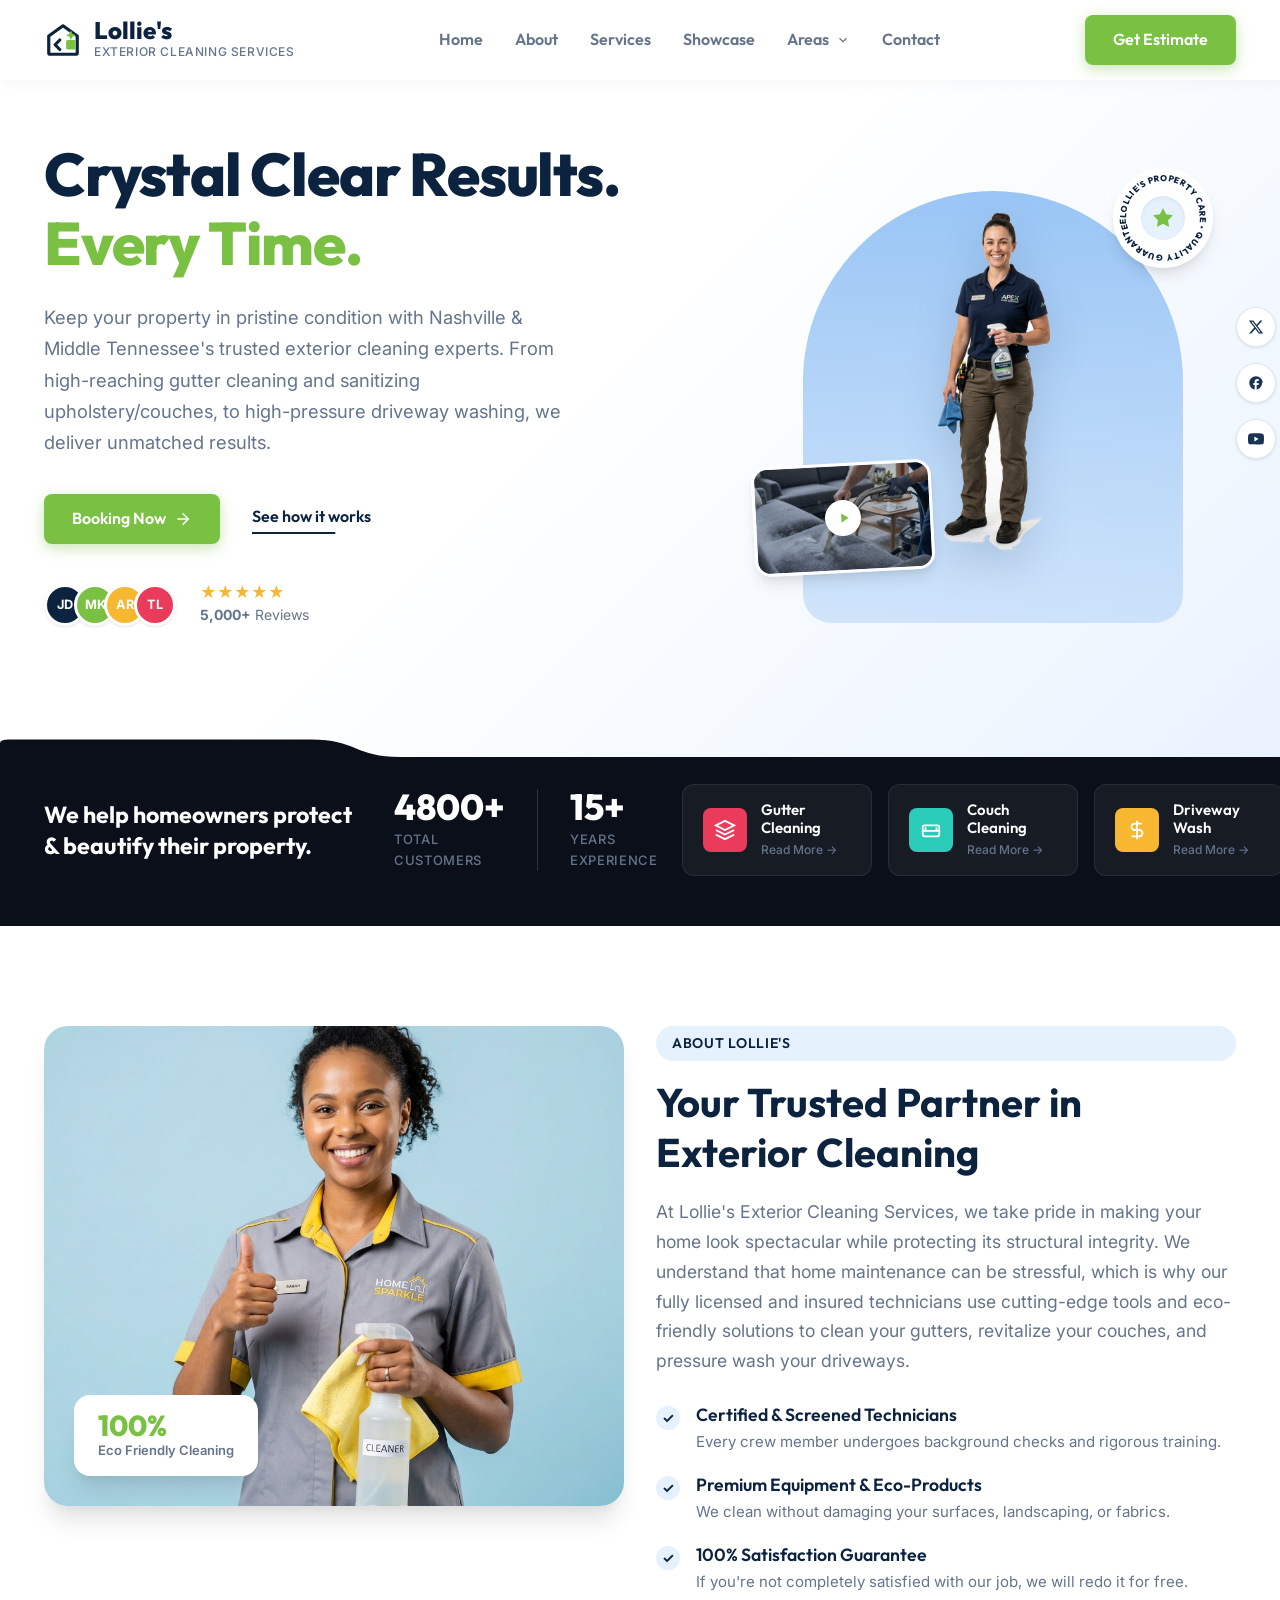
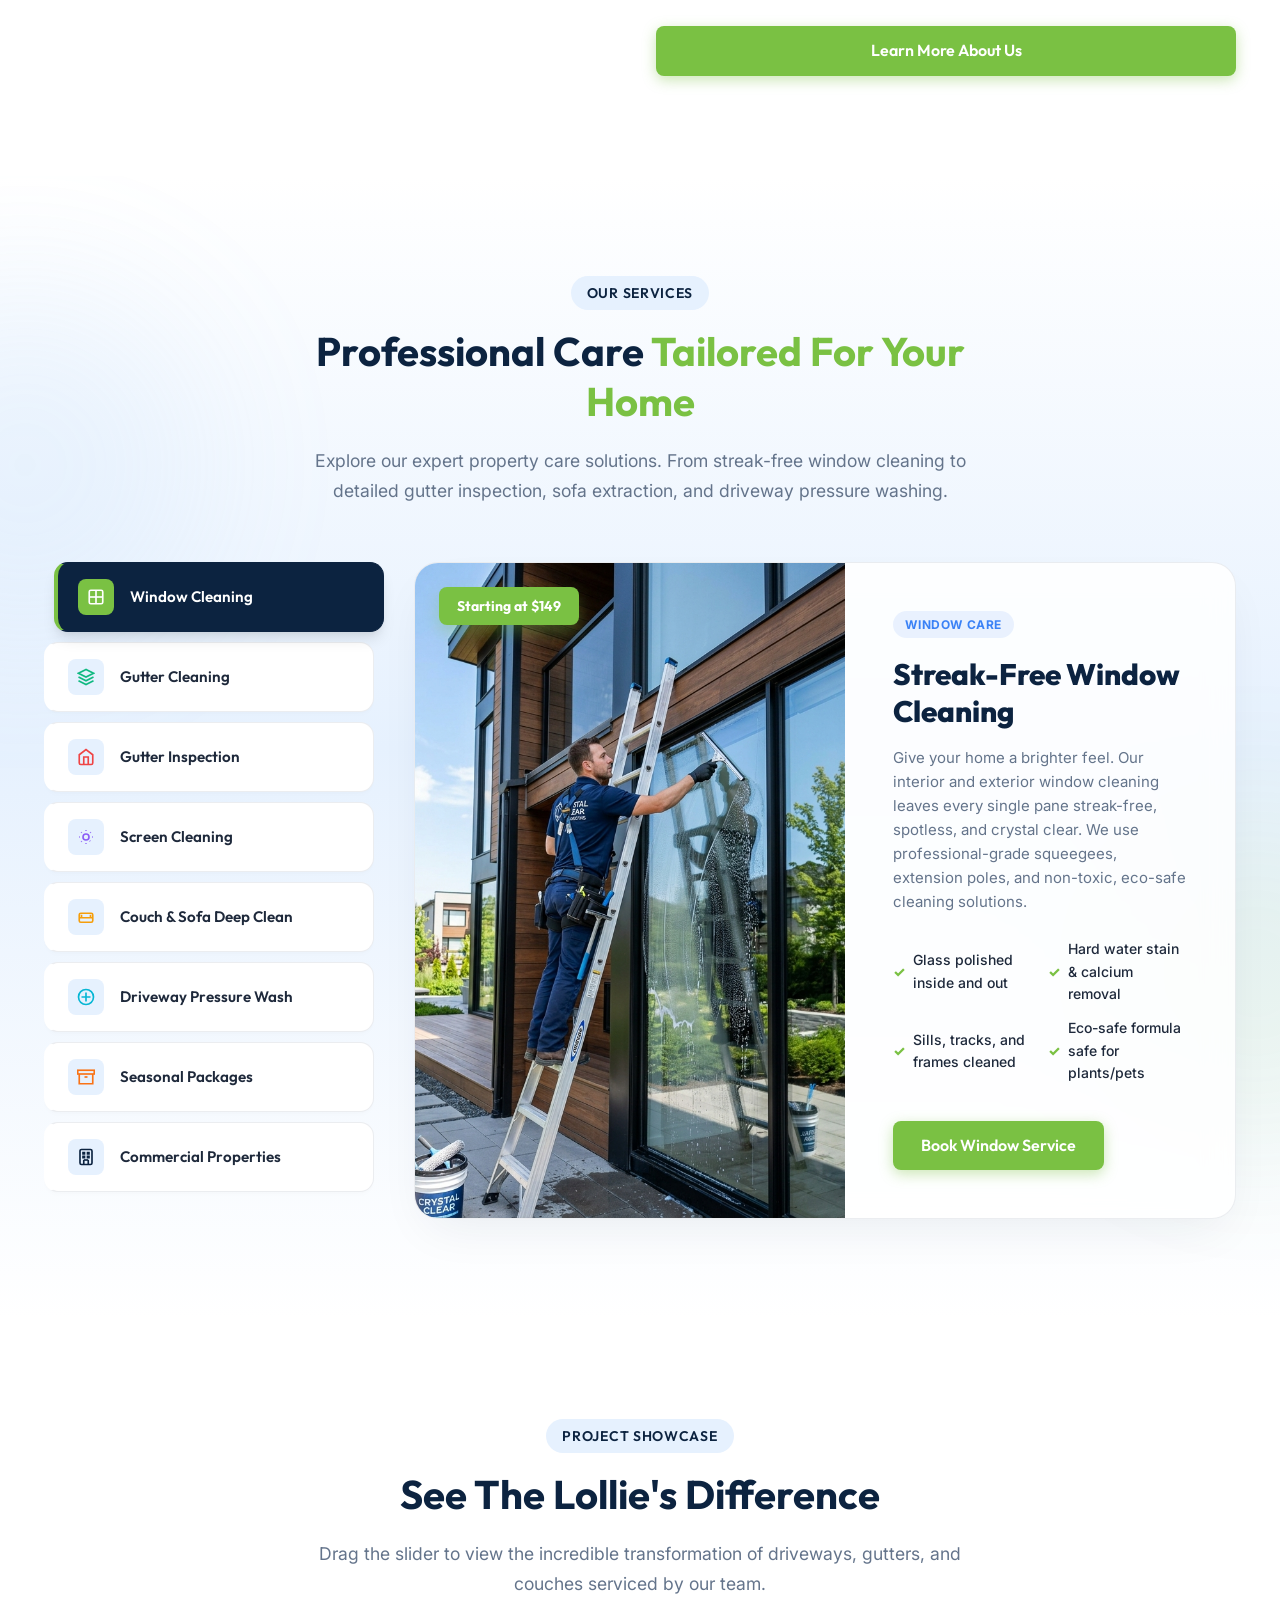
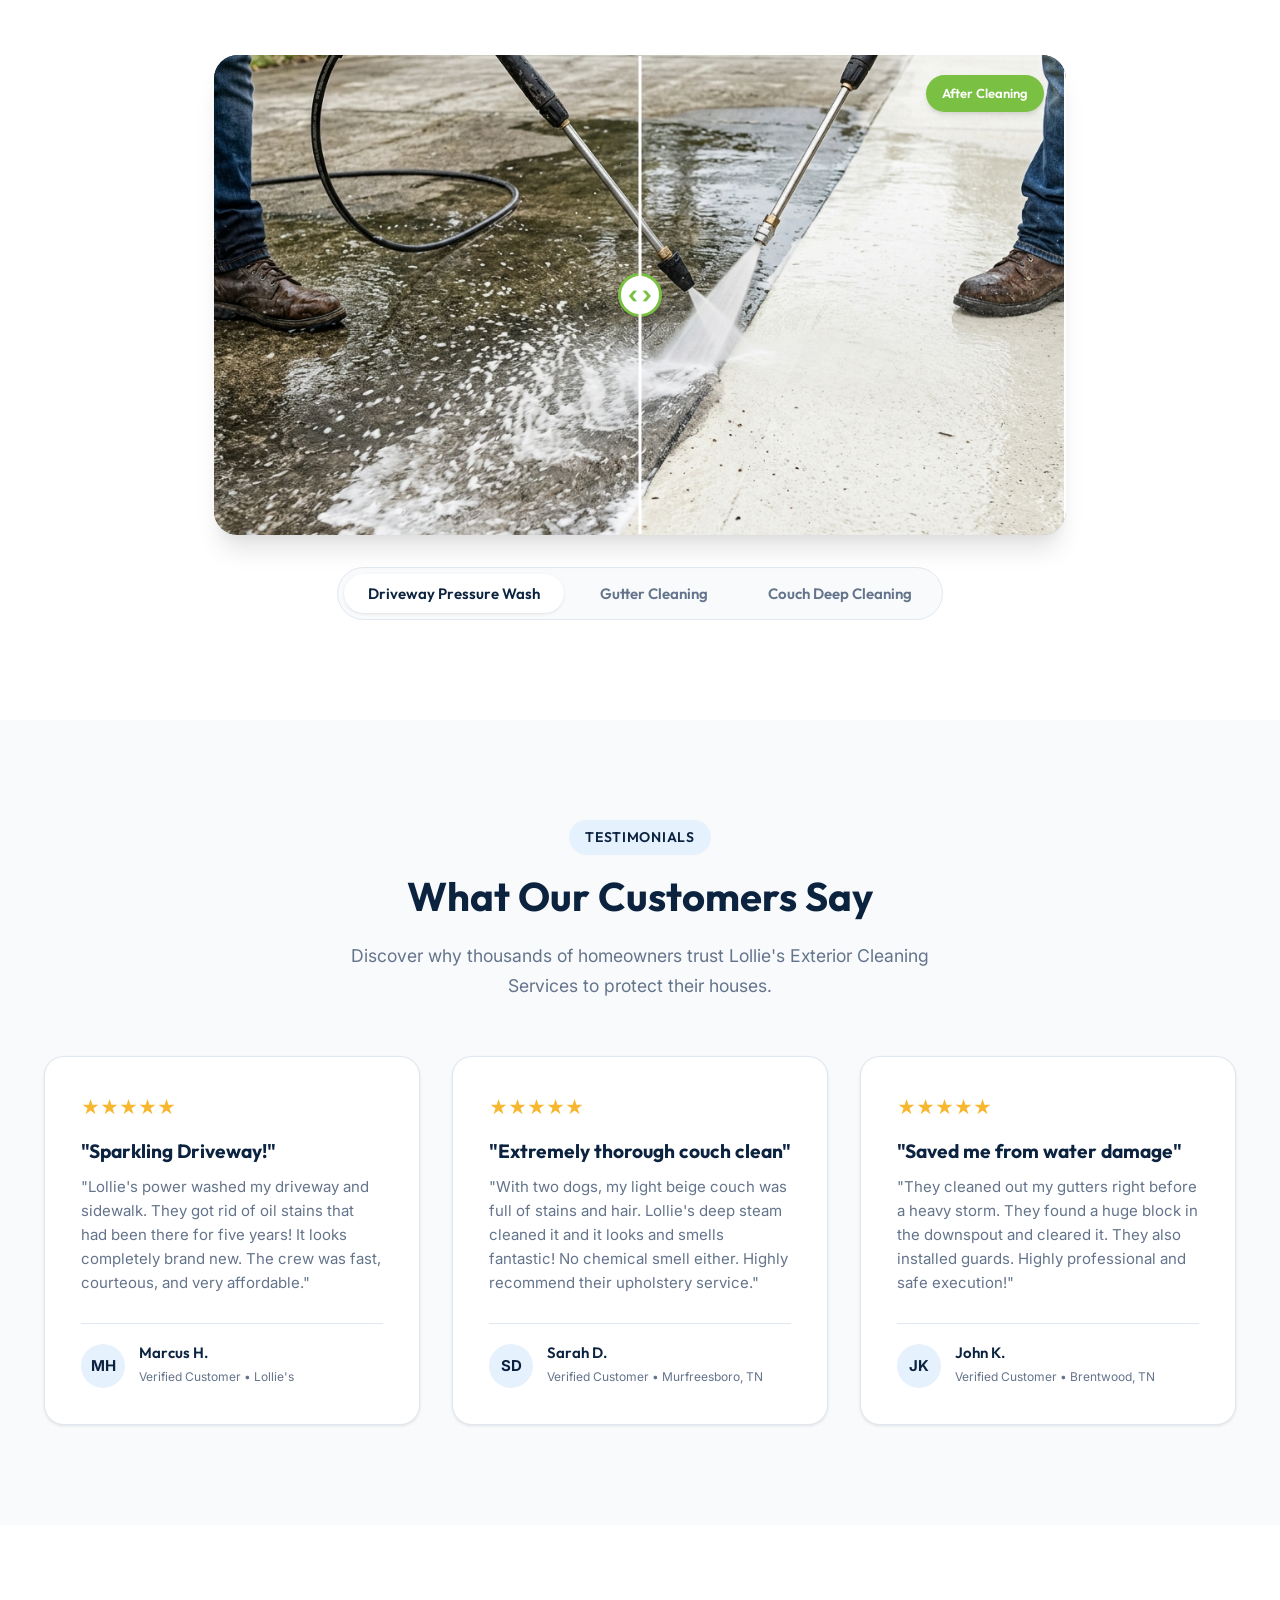
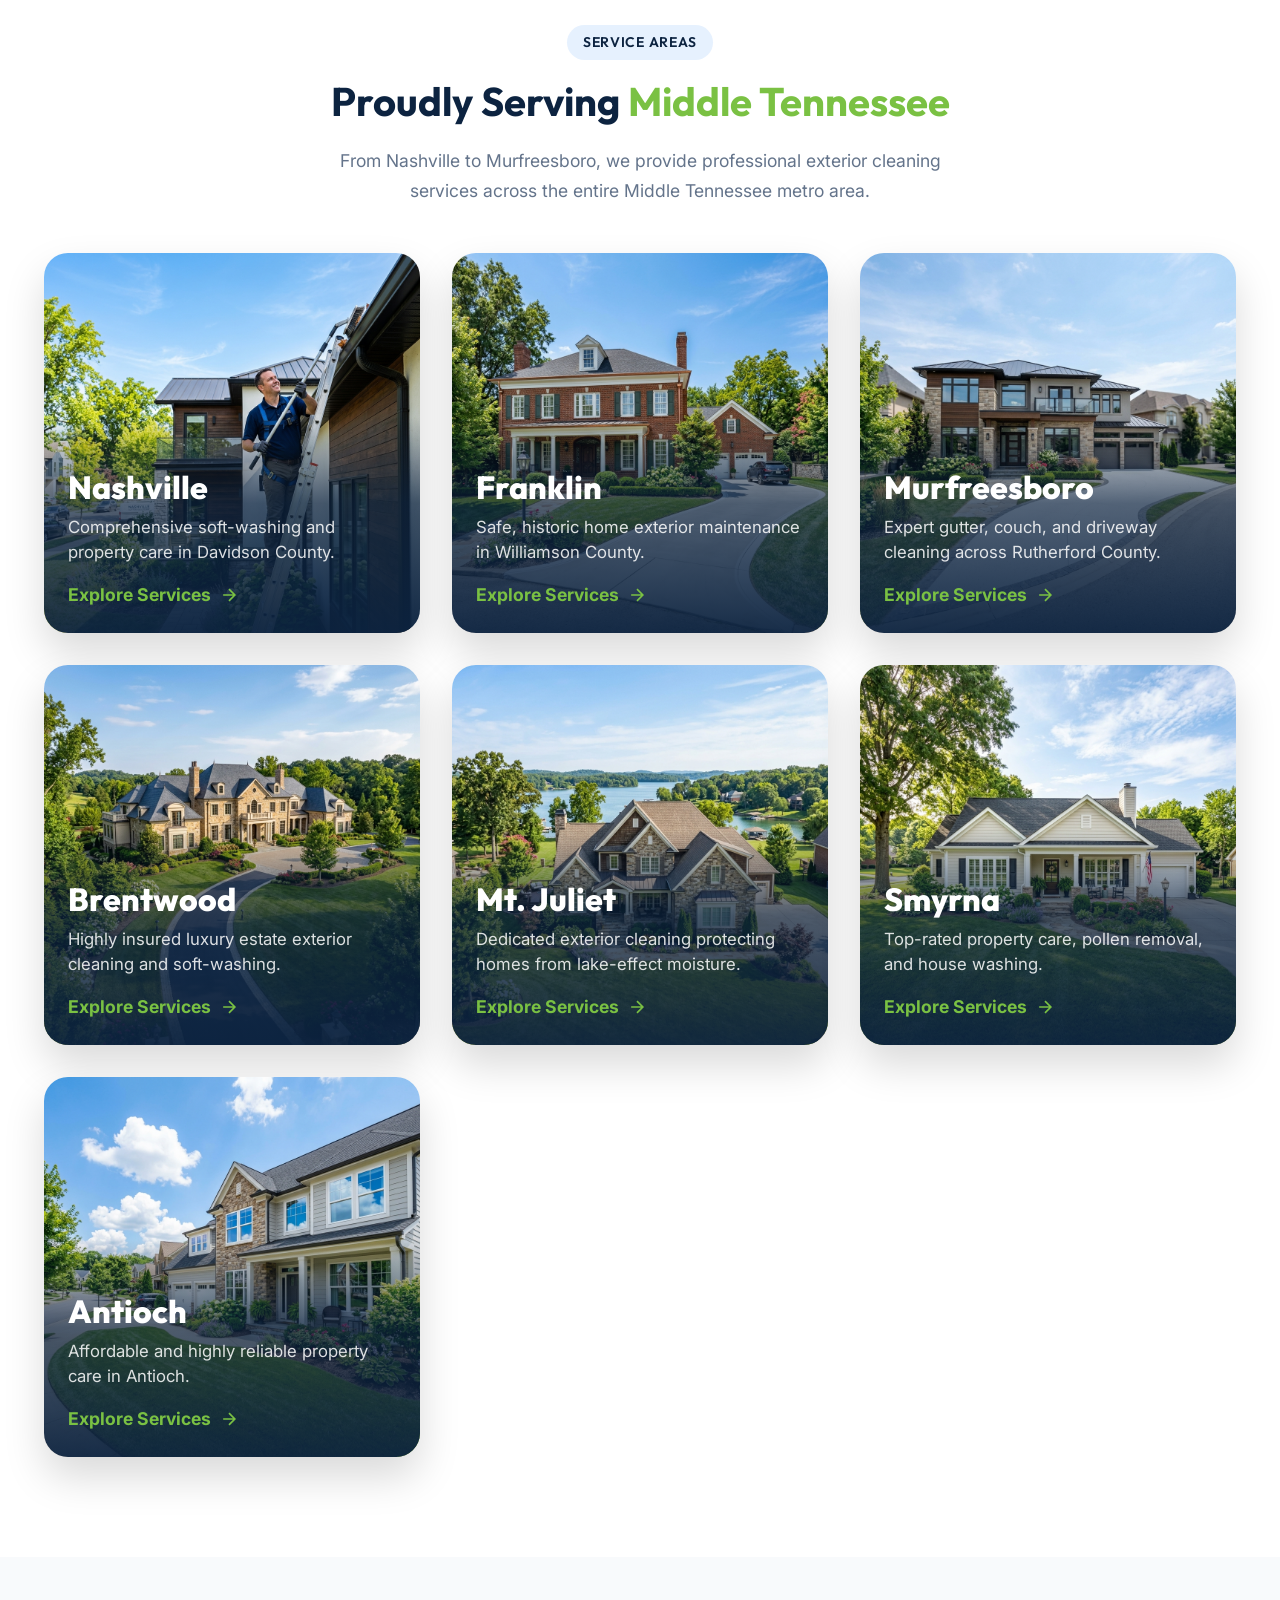
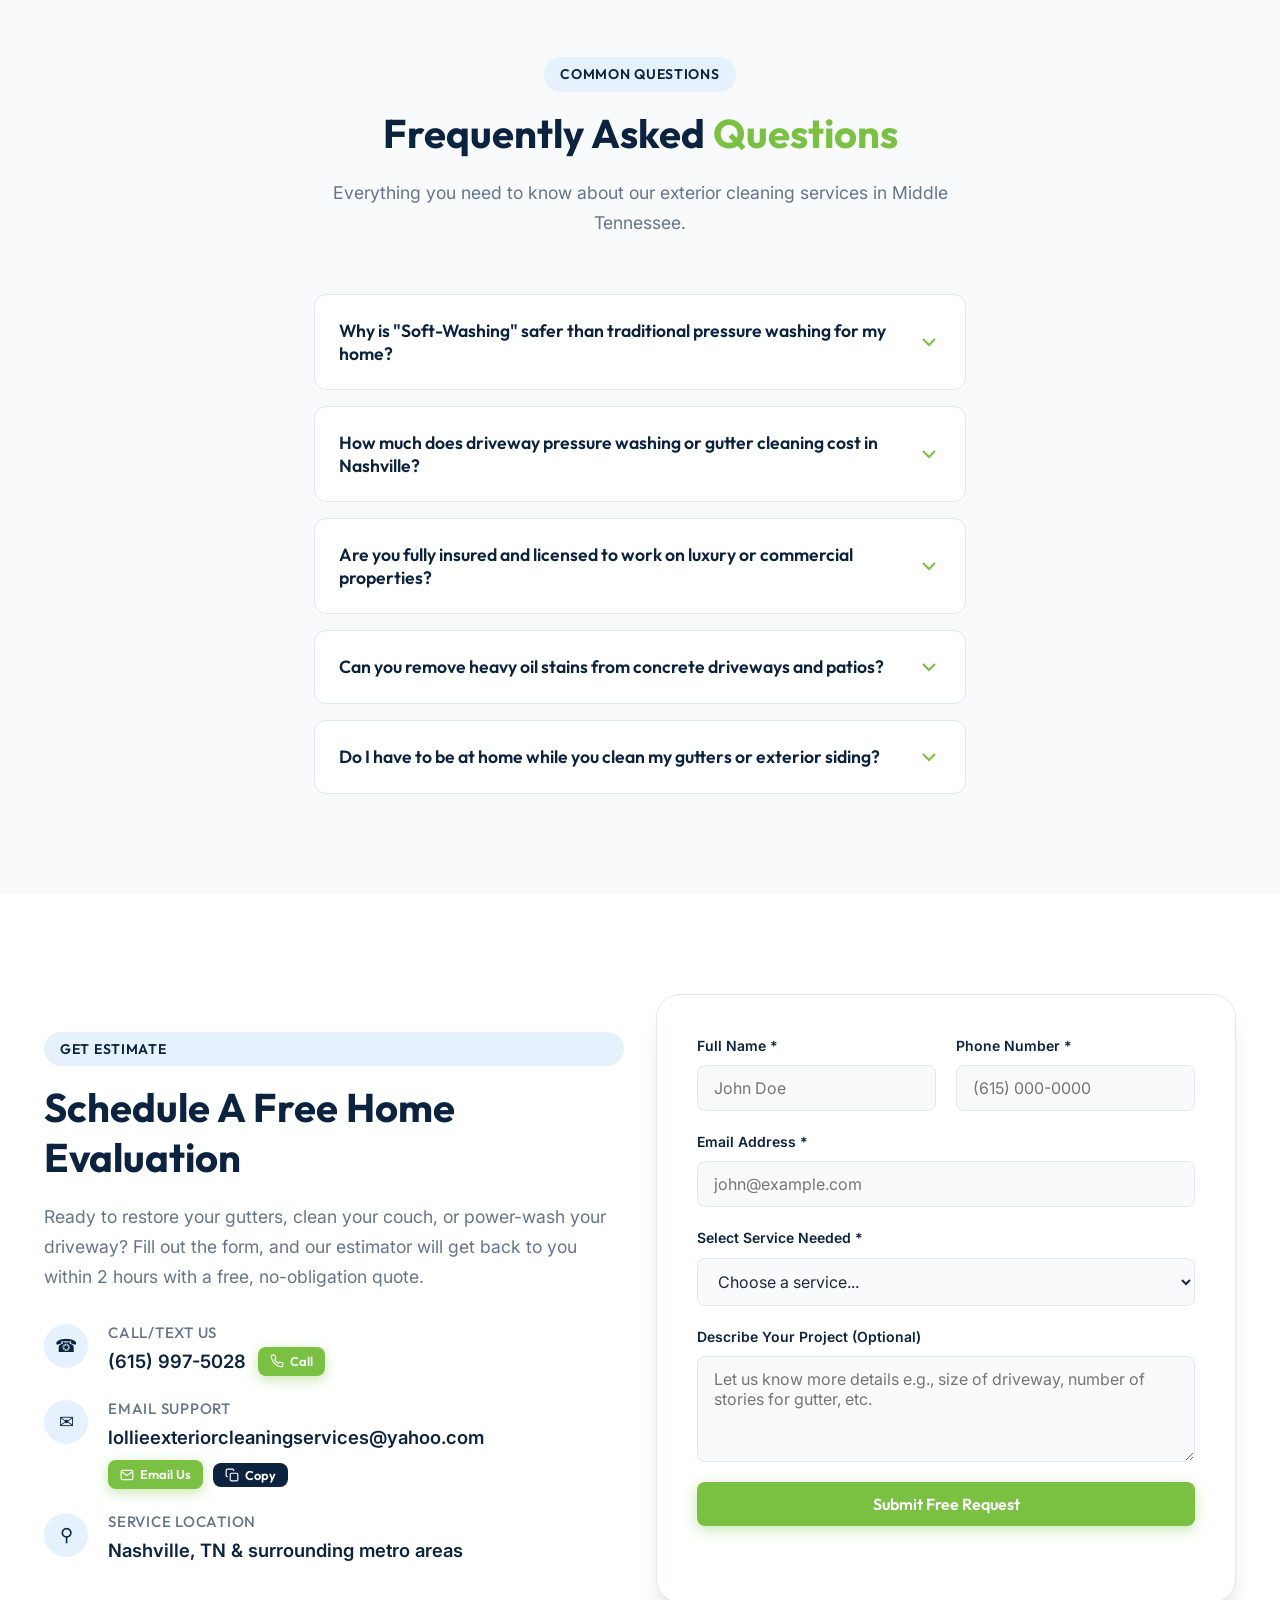
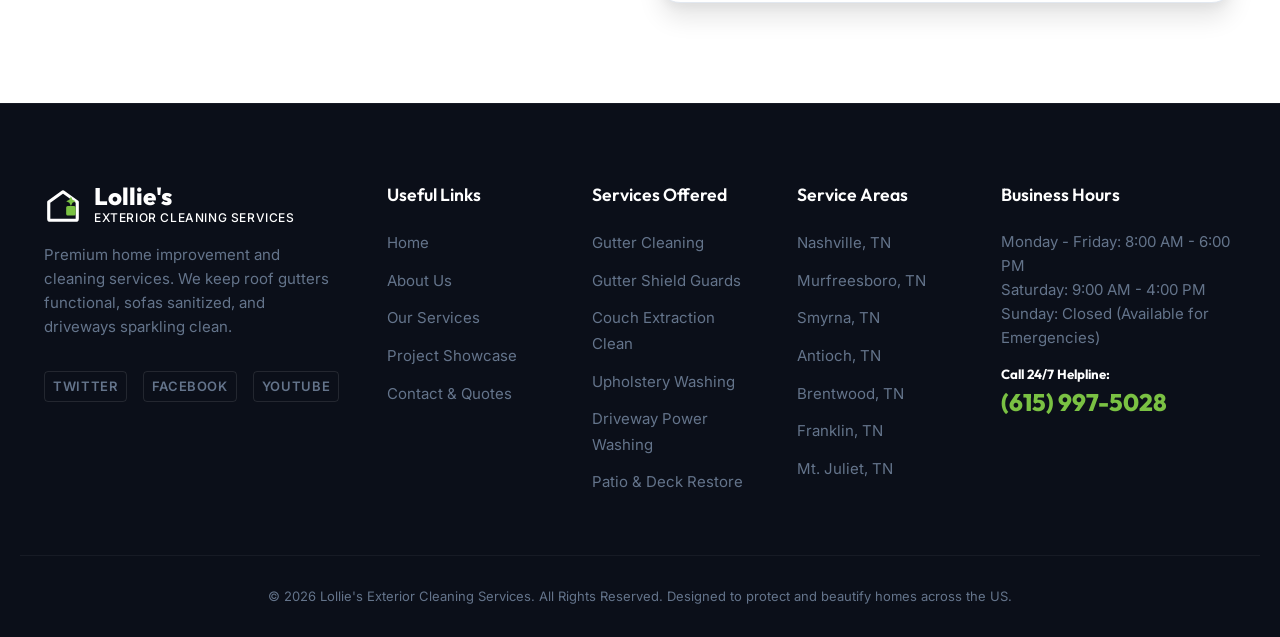
<file: index.html>
<!DOCTYPE html>
<html lang="en">
<head>
    <meta charset="UTF-8">
    <meta name="viewport" content="width=device-width, initial-scale=1.0">
    <title>Lollie's Exterior Cleaning Services | Gutter, Couch & Driveway Cleaning in Nashville, TN & Surrounding Areas</title>
    
    <!-- Favicon -->
    <link rel="icon" type="image/svg+xml" href="favicon.svg?v=2">
    
    <!-- SEO Meta Tags -->
    <meta name="description" content="Lollie's Exterior Cleaning Services provides professional gutter cleaning, couch & upholstery deep cleaning, and driveway pressure washing in Nashville, Murfreesboro, Smyrna, Franklin, Brentwood, Antioch & Mt Juliet, TN. Call (615) 997-5028 for a free estimate!">
    <meta name="keywords" content="gutter cleaning Nashville TN, couch cleaning Murfreesboro, upholstery cleaning Smyrna TN, driveway pressure washing Franklin TN, power washing Brentwood, exterior cleaning Antioch TN, gutter cleaning Mt Juliet, pressure washing Nashville, lollies exterior cleaning services Tennessee">
    <meta name="robots" content="index, follow">
    <link rel="canonical" href="https://lolliesexteriorcleaningservices.com/">

    <!-- Open Graph / Facebook -->
    <meta property="og:type" content="website">
    <meta property="og:url" content="https://lolliesexteriorcleaningservices.com/">
    <meta property="og:title" content="Lollie's Exterior Cleaning Services | Gutter, Couch & Driveway Cleaning Nashville TN">
    <meta property="og:description" content="Premium property care services in Middle Tennessee. From roof gutters to living room couches and concrete driveways, we keep your home spotless, safe, and beautiful.">
    <meta property="og:image" content="assets/images/hero_technician.png">

    <!-- Twitter -->
    <meta property="twitter:card" content="summary_large_image">
    <meta property="twitter:url" content="https://lolliesexteriorcleaningservices.com/">
    <meta property="twitter:title" content="Lollie's Exterior Cleaning Services | Gutter, Couch & Driveway Cleaning Nashville TN">
    <meta property="twitter:description" content="Premium property care services in Middle Tennessee. From roof gutters to living room couches and concrete driveways, we keep your home spotless, safe, and beautiful.">
    <meta property="twitter:image" content="assets/images/hero_technician.png">

    <!-- Google Fonts -->
    <link rel="preconnect" href="https://fonts.googleapis.com">
    <link rel="preconnect" href="https://fonts.gstatic.com" crossorigin>
    <link href="https://fonts.googleapis.com/css2?family=Inter:wght@300;400;500;600;700&family=Outfit:wght@400;500;600;700;800&display=swap" rel="stylesheet">

    <!-- Stylesheets -->
    <link rel="stylesheet" href="style.css?v=2.4">

    <!-- JSON-LD Local Business Structured Data for SEO -->
    <script type="application/ld+json">
    {
      "@context": "https://schema.org",
      "@type": "HomeAndConstructionBusiness",
      "name": "Lollie's Exterior Cleaning Services",
      "image": "assets/images/hero_technician.png",
      "url": "https://lolliesexteriorcleaningservices.com/",
      "telephone": "615-997-5028",
      "email": "lollieexteriorcleaningservices@yahoo.com",
      "priceRange": "$$",
      "address": {
        "@type": "PostalAddress",
        "streetAddress": "Nashville Area",
        "addressLocality": "Nashville",
        "addressRegion": "TN",
        "postalCode": "37211",
        "addressCountry": "US"
      },
      "geo": {
        "@type": "GeoCoordinates",
        "latitude": 36.1627,
        "longitude": -86.7816
      },
      "openingHoursSpecification": {
        "@type": "OpeningHoursSpecification",
        "dayOfWeek": [
          "Monday",
          "Tuesday",
          "Wednesday",
          "Thursday",
          "Friday",
          "Saturday"
        ],
        "opens": "08:00",
        "closes": "18:00"
      },
      "sameAs": [
        "https://www.facebook.com/lolliesexteriorcleaningservices",
        "https://twitter.com/lolliesexterior",
        "https://www.youtube.com/lolliesexteriorcleaningservices"
      ],
      "areaServed": [
        {"@type": "City", "name": "Nashville", "sameAs": "https://en.wikipedia.org/wiki/Nashville,_Tennessee"},
        {"@type": "City", "name": "Murfreesboro", "sameAs": "https://en.wikipedia.org/wiki/Murfreesboro,_Tennessee"},
        {"@type": "City", "name": "Smyrna", "sameAs": "https://en.wikipedia.org/wiki/Smyrna,_Tennessee"},
        {"@type": "City", "name": "Antioch", "sameAs": "https://en.wikipedia.org/wiki/Antioch,_Tennessee"},
        {"@type": "City", "name": "Brentwood", "sameAs": "https://en.wikipedia.org/wiki/Brentwood,_Tennessee"},
        {"@type": "City", "name": "Franklin", "sameAs": "https://en.wikipedia.org/wiki/Franklin,_Tennessee"},
        {"@type": "City", "name": "Mt. Juliet", "sameAs": "https://en.wikipedia.org/wiki/Mount_Juliet,_Tennessee"}
      ],
      "hasOfferCatalog": {
        "@type": "OfferCatalog",
        "name": "Property Care Services",
        "itemListElement": [
          {
            "@type": "Offer",
            "itemOffered": {
              "@type": "Service",
              "name": "Window Cleaning"
            }
          },
          {
            "@type": "Offer",
            "itemOffered": {
              "@type": "Service",
              "name": "Gutter Cleaning"
            }
          },
          {
            "@type": "Offer",
            "itemOffered": {
              "@type": "Service",
              "name": "Gutter Inspection"
            }
          },
          {
            "@type": "Offer",
            "itemOffered": {
              "@type": "Service",
              "name": "Screen Cleaning"
            }
          },
          {
            "@type": "Offer",
            "itemOffered": {
              "@type": "Service",
              "name": "Couch & Upholstery Deep Cleaning"
            }
          },
          {
            "@type": "Offer",
            "itemOffered": {
              "@type": "Service",
              "name": "Driveway & Patio Pressure Washing"
            }
          },
          {
            "@type": "Offer",
            "itemOffered": {
              "@type": "Service",
              "name": "Seasonal Packages"
            }
          },
          {
            "@type": "Offer",
            "itemOffered": {
              "@type": "Service",
              "name": "Commercial Cleaning Properties"
            }
          }
        ]
      }
    }
    <!-- FAQ Schema for AEO -->
    <script type="application/ld+json">
    {
      "@context": "https://schema.org",
      "@type": "FAQPage",
      "mainEntity": [
        {
          "@type": "Question",
          "name": "How often should I have my gutters cleaned in Middle Tennessee?",
          "acceptedAnswer": {
            "@type": "Answer",
            "text": "We recommend having your gutters professionally cleaned at least twice a year—once in the spring and once in the late fall. In Middle Tennessee, heavy leaf drops from oak and maple trees can quickly clog gutters, leading to potential water damage to your roof and foundation."
          }
        },
        {
          "@type": "Question",
          "name": "Do you offer pressure washing services across the Nashville area?",
          "acceptedAnswer": {
            "@type": "Answer",
            "text": "Yes! We provide professional driveway, patio, and deck pressure washing across the entire Middle Tennessee metro area, including Murfreesboro, Franklin, Brentwood, and Smyrna. We use eco-friendly solutions to safely remove deep stains, mold, and algae."
          }
        },
        {
          "@type": "Question",
          "name": "Are your cleaning solutions safe for my pets and plants?",
          "acceptedAnswer": {
            "@type": "Answer",
            "text": "Absolutely. At Lollie's Exterior Cleaning Services, we use 100% eco-friendly and biodegradable cleaning solutions. They are tough on dirt, mold, and stains but completely safe for your landscaping, pets, and family."
          }
        },
        {
          "@type": "Question",
          "name": "Do I need to be home for my exterior cleaning appointment?",
          "acceptedAnswer": {
            "@type": "Answer",
            "text": "No, you do not need to be home for exterior services like gutter cleaning, window washing, or pressure washing, as long as we have access to the areas we need to clean and an outdoor water source. For interior couch and upholstery cleaning, someone will need to be present."
          }
        },
        {
          "@type": "Question",
          "name": "How much does professional gutter cleaning or power washing cost?",
          "acceptedAnswer": {
            "@type": "Answer",
            "text": "Costs vary depending on the size of your property and the specific services requested. Gutter cleaning starts at $99, and driveway pressure washing starts at $120. We offer free, no-obligation estimates customized for your home. Call us at (615) 997-5028 to get a quote!"
          }
        }
      ]
    }
    </script>
</head>
<body>

    <!-- Header Navigation -->
    <header class="header">
        <div class="container header-container">
            <a href="index.html" class="logo-wrapper" id="home-logo">
                <!-- SVG Logo: House + Sparkle -->
                <svg class="logo-icon" viewBox="0 0 24 24" fill="none" xmlns="http://www.w3.org/2000/svg">
                    <path d="M3 9.5L12 3L21 9.5V20C21 20.5523 20.5523 21 20 21H4C3.44772 21 3 20.5523 3 20V9.5Z" stroke="currentColor" stroke-width="2" stroke-linejoin="round"/>
                    <path d="M19 13H15V17H19V13Z" stroke="#7ac143" stroke-width="2" stroke-linejoin="round" fill="#7ac143"/>
                    <path d="M10 12L7 15L10 18" stroke="currentColor" stroke-width="2" stroke-linecap="round" stroke-linejoin="round"/>
                    <path d="M17 6L18 8L20 9L18 10L17 12L16 10L14 9L16 8L17 6Z" fill="#7ac143"/>
                </svg>
                <div class="logo-text">
                    <span class="logo-title">Lollie's</span>
                    <span class="logo-subtitle">Exterior Cleaning Services</span>
                </div>
            </a>

            <nav class="nav-menu">
                <a href="index.html" class="nav-link active">Home</a>
                <a href="index.html#about" class="nav-link">About</a>
                <a href="index.html#services" class="nav-link">Services</a>
                <a href="index.html#before-after" class="nav-link">Showcase</a>
                <div class="nav-item-dropdown">
                    <a href="index.html#service-areas" class="nav-link">Areas <svg viewBox="0 0 24 24" width="14" height="14" fill="none" stroke="currentColor" stroke-width="2" style="vertical-align: middle; margin-left: 4px; margin-top: -2px;"><polyline points="6 9 12 15 18 9"></polyline></svg></a>
                    <div class="dropdown-menu">
                        <a href="nashville.html">Nashville</a>
                        <a href="franklin.html">Franklin</a>
                        <a href="murfreesboro.html">Murfreesboro</a>
                        <a href="smyrna.html">Smyrna</a>
                        <a href="antioch.html">Antioch</a>
                        <a href="brentwood.html">Brentwood</a>
                        <a href="mt-juliet.html">Mt. Juliet</a>
                    </div>
                </div>
                <a href="#contact" class="nav-link">Contact</a>
            </nav>

            <div class="header-actions">
                <a href="tel:6159975028" class="phone-call-header-mobile" aria-label="Call Us Now">
                    <svg viewBox="0 0 24 24" fill="none" stroke="currentColor" stroke-width="2" stroke-linecap="round" stroke-linejoin="round">
                        <path d="M22 16.92v3a2 2 0 0 1-2.18 2 19.79 19.79 0 0 1-8.63-3.07 19.5 19.5 0 0 1-6-6 19.79 19.79 0 0 1-3.07-8.67A2 2 0 0 1 4.11 2h3a2 2 0 0 1 2 1.72 12.84 12.84 0 0 0 .7 2.81 2 2 0 0 1-.45 2.11L8.09 9.91a16 16 0 0 0 6 6l1.27-1.27a2 2 0 0 1 2.11-.45 12.84 12.84 0 0 0 2.81.7A2 2 0 0 1 22 16.92z"></path>
                    </svg>
                </a>
                <a href="#contact" class="btn btn-primary nav-btn" id="nav-quote-btn">Get Estimate</a>
            </div>
            
            <button class="mobile-menu-toggle" aria-label="Toggle Navigation Menu">
                <span></span>
                <span></span>
                <span></span>
            </button>
        </div>
    </header>

    <main>
        <!-- Hero Section -->
        <section id="home" class="hero-section">
            <div class="container hero-grid">
                
                <!-- Left Content -->
                <div class="hero-left">
                    <!-- Main H1 Heading -->
                    <h1 class="hero-title">
                        Crystal Clear Results. <span class="highlight-green">Every Time.</span>
                    </h1>

                    <!-- Hero Paragraph -->
                    <p class="hero-description">
                        Keep your property in pristine condition with Nashville & Middle Tennessee's trusted exterior cleaning experts. From high-reaching gutter cleaning and sanitizing upholstery/couches, to high-pressure driveway washing, we deliver unmatched results.
                    </p>

                    <!-- Hero CTA Buttons -->
                    <div class="hero-ctas">
                        <a href="#contact" class="btn btn-primary btn-arrow">
                            Booking Now 
                            <svg class="arrow-icon" viewBox="0 0 24 24" fill="none" stroke="currentColor" stroke-width="2" stroke-linecap="round" stroke-linejoin="round">
                                <line x1="5" y1="12" x2="19" y2="12"></line>
                                <polyline points="12 5 19 12 12 19"></polyline>
                            </svg>
                        </a>
                        <a href="#services" class="btn-text">See how it works</a>
                    </div>

                    <!-- Hero Reviews / Proof Stack -->
                    <div class="hero-reviews">
                        <div class="avatar-group">
                            <span class="avatar" style="background-color: #0c2340;">JD</span>
                            <span class="avatar" style="background-color: #7ac143;">MK</span>
                            <span class="avatar" style="background-color: #f7b731;">AR</span>
                            <span class="avatar" style="background-color: #eb3b5a;">TL</span>
                        </div>
                        <div class="review-text">
                            <div class="stars">★★★★★</div>
                            <span class="review-count"><strong>5,000+</strong> Reviews</span>
                        </div>
                    </div>
                </div>

                <!-- Right Graphic Column -->
                <div class="hero-right">
                    <div class="arch-container">
                        <!-- Blue Arched Background Box -->
                        <div class="arch-backdrop"></div>
                        <!-- Cutout Technician Image -->
                        <img src="assets/images/hero_technician.png" alt="Lollie's Exterior Cleaning Services Professional Technician" class="technician-img">
                        
                        <!-- Rotating Stamp / Seal Badge -->
                        <div class="badge-stamp">
                            <svg viewBox="0 0 100 100" class="badge-text-svg">
                                <path id="curvePath" d="M 50,50 m -37,0 a 37,37 0 1,1 74,0 a 37,37 0 1,1 -74,0" fill="none" />
                                <text class="stamp-text">
                                    <textPath href="#curvePath">LOLLIE'S PROPERTY CARE • QUALITY GUARANTEED • </textPath>
                                </text>
                            </svg>
                            <div class="badge-inner-icon">
                                <svg viewBox="0 0 24 24" fill="#7ac143" width="24" height="24">
                                    <path d="M12 2L15.09 8.26L22 9.27L17 14.14L18.18 21.02L12 17.77L5.82 21.02L7 14.14L2 9.27L8.91 8.26L12 2Z" />
                                </svg>
                            </div>
                        </div>
                    </div>

                    <!-- Floating Video Card inside Hero Right -->
                    <div class="video-preview-card">
                        <img src="assets/images/couch_cleaning_video.png" alt="Lollie's Couch Steam Cleaning Video" class="video-thumbnail">
                        <div class="play-btn-wrapper">
                            <button class="play-btn" aria-label="Watch how we clean couches and gutters">
                                <svg viewBox="0 0 24 24" fill="currentColor">
                                    <path d="M8 5v14l11-7z"/>
                                </svg>
                            </button>
                        </div>
                    </div>

                    <!-- Right Sidebar Social Media Icons -->
                    <div class="hero-socials">
                        <a href="https://twitter.com/lolliesexterior" target="_blank" aria-label="Follow us on Twitter" class="social-circle">
                            <svg viewBox="0 0 24 24" fill="currentColor">
                                <path d="M18.244 2.25h3.308l-7.227 8.26 8.502 11.24H16.17l-5.214-6.817L4.99 21.75H1.68l7.73-8.835L1.254 2.25H8.08l4.713 6.231zm-1.161 17.52h1.833L7.084 4.126H5.117z"/>
                            </svg>
                        </a>
                        <a href="https://facebook.com/lolliesexteriorcleaningservices" target="_blank" aria-label="Like us on Facebook" class="social-circle">
                            <svg viewBox="0 0 24 24" fill="currentColor">
                                <path d="M22 12c0-5.52-4.48-10-10-10S2 6.48 2 12c0 4.84 3.44 8.87 8 9.8V15H8v-3h2V9.5C10 7.57 11.57 6 13.5 6H16v3h-2c-.55 0-1 .45-1 1v2h3v3h-3v6.95c4.56-.93 8-4.96 8-9.8z"/>
                            </svg>
                        </a>
                        <a href="https://youtube.com/lolliesexteriorcleaningservices" target="_blank" aria-label="Watch our Youtube videos" class="social-circle">
                            <svg viewBox="0 0 24 24" fill="currentColor">
                                <path d="M23.498 6.163a3.003 3.003 0 0 0-2.11-2.11C19.517 3.545 12 3.545 12 3.545s-7.517 0-9.388.507a3.003 3.003 0 0 0-2.11 2.11C0 8.033 0 12 0 12s0 3.967.502 5.837a3.003 3.003 0 0 0 2.11 2.11c1.871.507 9.388.507 9.388.507s7.517 0 9.388-.507a3.003 3.003 0 0 0 2.11-2.11C24 15.967 24 12 24 12s0-3.967-.502-5.837zM9.545 15.568V8.432L15.818 12l-6.273 3.568z"/>
                            </svg>
                        </a>
                    </div>
                </div>
            </div>

            <!-- Overlapping Curve Stats Bottom Bar -->
            <div class="stats-bottom-bar">
                <!-- SVG Curved Notch Shape Mask -->
                <div class="notch-svg-wrapper">
                    <svg viewBox="0 0 1440 120" preserveAspectRatio="none" class="notch-svg" fill="#0b0f19">
                        <path d="M0,1000 L0,40 Q0,30 10,30 L350,30 C400,30 400,80 450,80 L1440,80 L1440,1000 Z"></path>
                    </svg>
                </div>
                
                <div class="container stats-content-grid">
                    <!-- Left: Tagline/Intro (Taller Section Content) -->
                    <div class="stats-tagline">
                        <p>We help homeowners protect & beautify their property.</p>
                    </div>

                    <!-- Center/Right: Metrics & Services List -->
                    <div class="stats-right-wrapper">
                        <!-- Metrics Group -->
                        <div class="metrics-row">
                            <div class="metric-item">
                                <span class="metric-number" id="customer-count">4800+</span>
                                <span class="metric-label">Total Customers</span>
                            </div>
                            <div class="metric-item border-left">
                                <span class="metric-number" id="experience-count">15+</span>
                                <span class="metric-label">Years Experience</span>
                            </div>
                        </div>

                        <!-- 3 Service Quick Cards -->
                        <div class="quick-services-row">
                            <!-- Card 1 -->
                            <div class="quick-card">
                                <div class="quick-card-icon-wrapper red-bg">
                                    <!-- Gutter SVG Icon -->
                                    <svg viewBox="0 0 24 24" fill="none" stroke="currentColor" stroke-width="2">
                                        <path d="M12 2L2 7l10 5 10-5-10-5zM2 17l10 5 10-5M2 12l10 5 10-5" />
                                    </svg>
                                </div>
                                <div class="quick-card-info">
                                    <h3 class="quick-card-title">Gutter Cleaning</h3>
                                    <a href="#services" class="quick-card-link">Read More <span>&rarr;</span></a>
                                </div>
                            </div>
                            <!-- Card 2 -->
                            <div class="quick-card">
                                <div class="quick-card-icon-wrapper teal-bg">
                                    <!-- Couch/Sofa SVG Icon -->
                                    <svg viewBox="0 0 24 24" fill="none" stroke="currentColor" stroke-width="2">
                                        <path d="M3 9a2 2 0 0 1 2-2h14a2 2 0 0 1 2 2v8a2 2 0 0 1-2 2H5a2 2 0 0 1-2-2V9Z" />
                                        <path d="M3 13h18M6 13V9M18 13V9" />
                                    </svg>
                                </div>
                                <div class="quick-card-info">
                                    <h3 class="quick-card-title">Couch Cleaning</h3>
                                    <a href="#services" class="quick-card-link">Read More <span>&rarr;</span></a>
                                </div>
                            </div>
                            <!-- Card 3 -->
                            <div class="quick-card">
                                <div class="quick-card-icon-wrapper yellow-bg">
                                    <!-- Driveway Pressure Washing SVG Icon -->
                                    <svg viewBox="0 0 24 24" fill="none" stroke="currentColor" stroke-width="2">
                                        <path d="M12 2v20M17 5H9.5a3.5 3.5 0 0 0 0 7h5a3.5 3.5 0 0 1 0 7H6" />
                                    </svg>
                                </div>
                                <div class="quick-card-info">
                                    <h3 class="quick-card-title">Driveway Wash</h3>
                                    <a href="#services" class="quick-card-link">Read More <span>&rarr;</span></a>
                                </div>
                            </div>
                        </div>
                    </div>
                </div>
            </div>
        </section>

        <!-- About Section -->
        <section id="about" class="about-section py-large">
            <div class="container grid grid-2">
                <div class="about-image-wrapper">
                    <!-- High quality image with curved corners -->
                    <div class="about-image-card">
                        <img src="assets/images/about_technician.png" alt="Lollie's Home Improvement crew working" class="about-img">
                        <div class="floating-about-badge">
                            <span class="badge-num">100%</span>
                            <span class="badge-lbl">Eco Friendly Cleaning</span>
                        </div>
                    </div>
                </div>
                <div class="about-content">
                    <span class="section-tag">About Lollie's</span>
                    <h2 class="section-title">Your Trusted Partner in Exterior Cleaning</h2>
                    <p class="section-description">
                        At Lollie's Exterior Cleaning Services, we take pride in making your home look spectacular while protecting its structural integrity. We understand that home maintenance can be stressful, which is why our fully licensed and insured technicians use cutting-edge tools and eco-friendly solutions to clean your gutters, revitalize your couches, and pressure wash your driveways.
                    </p>
                    <div class="features-list">
                        <div class="feature-item">
                            <div class="feature-icon">✓</div>
                            <div>
                                <h4>Certified & Screened Technicians</h4>
                                <p>Every crew member undergoes background checks and rigorous training.</p>
                            </div>
                        </div>
                        <div class="feature-item">
                            <div class="feature-icon">✓</div>
                            <div>
                                <h4>Premium Equipment & Eco-Products</h4>
                                <p>We clean without damaging your surfaces, landscaping, or fabrics.</p>
                            </div>
                        </div>
                        <div class="feature-item">
                            <div class="feature-icon">✓</div>
                            <div>
                                <h4>100% Satisfaction Guarantee</h4>
                                <p>If you're not completely satisfied with our job, we will redo it for free.</p>
                            </div>
                        </div>
                    </div>
                    <a href="#contact" class="btn btn-primary mt-medium">Learn More About Us</a>
                </div>
            </div>
        </section>

        <!-- Services Grid Section -->
        <section id="services" class="services-section py-large">
            <!-- Decorative background elements matching the hero's blue arch theme -->
            <div class="services-decor-blur blur-left"></div>
            <div class="services-decor-blur blur-right"></div>
            
            <div class="container text-center max-w-700">
                <span class="section-tag">Our Services</span>
                <h2 class="section-title">Professional Care <span class="highlight-green">Tailored For Your Home</span></h2>
                <p class="section-description">
                    Explore our expert property care solutions. From streak-free window cleaning to detailed gutter inspection, sofa extraction, and driveway pressure washing.
                </p>
            </div>
            <div class="container services-showcase-container mt-large">
                <!-- Left Side: Interactive Services Menu -->
                <div class="services-showcase-sidebar">
                    <button class="showcase-menu-item active" data-target="sc-window">
                        <div class="menu-icon-wrapper blue-glow">
                            <svg viewBox="0 0 24 24" fill="none" stroke="currentColor" stroke-width="2">
                                <rect x="3" y="3" width="18" height="18" rx="2"></rect>
                                <line x1="12" y1="3" x2="12" y2="21"></line>
                                <line x1="3" y1="12" x2="21" y2="12"></line>
                            </svg>
                        </div>
                        <span class="menu-item-title">Window Cleaning</span>
                    </button>
                    
                    <button class="showcase-menu-item" data-target="sc-gutter">
                        <div class="menu-icon-wrapper green-glow">
                            <svg viewBox="0 0 24 24" fill="none" stroke="currentColor" stroke-width="2">
                                <path d="M12 2L2 7l10 5 10-5-10-5z"></path>
                                <path d="M2 17l10 5 10-5M2 12l10 5 10-5"></path>
                            </svg>
                        </div>
                        <span class="menu-item-title">Gutter Cleaning</span>
                    </button>
                    
                    <button class="showcase-menu-item" data-target="sc-inspection">
                        <div class="menu-icon-wrapper red-glow">
                            <svg viewBox="0 0 24 24" fill="none" stroke="currentColor" stroke-width="2">
                                <path d="M3 9l9-7 9 7v11a2 2 0 0 1-2 2H5a2 2 0 0 1-2-2z"></path>
                                <polyline points="9 22 9 12 15 12 15 22"></polyline>
                            </svg>
                        </div>
                        <span class="menu-item-title">Gutter Inspection</span>
                    </button>
                    
                    <button class="showcase-menu-item" data-target="sc-screen">
                        <div class="menu-icon-wrapper purple-glow">
                            <svg viewBox="0 0 24 24" fill="none" stroke="currentColor" stroke-width="2">
                                <path d="M12 3v1m0 16v1m9-9h-1M4 12H3m15.364-6.364l-.707.707M6.343 17.657l-.707.707m0-12.728l.707.707m10.607 10.607l.707.707M12 8a4 4 0 1 0 0 8 4 4 0 0 0 0-8z"></path>
                            </svg>
                        </div>
                        <span class="menu-item-title">Screen Cleaning</span>
                    </button>
                    
                    <button class="showcase-menu-item" data-target="sc-couch">
                        <div class="menu-icon-wrapper yellow-glow">
                            <svg viewBox="0 0 24 24" fill="none" stroke="currentColor" stroke-width="2">
                                <path d="M3 9a2 2 0 0 1 2-2h14a2 2 0 0 1 2 2v8a2 2 0 0 1-2 2H5a2 2 0 0 1-2-2V9Z"></path>
                                <path d="M3 13h18M6 13V9M18 13V9"></path>
                            </svg>
                        </div>
                        <span class="menu-item-title">Couch & Sofa Deep Clean</span>
                    </button>
                    
                    <button class="showcase-menu-item" data-target="sc-driveway">
                        <div class="menu-icon-wrapper cyan-glow">
                            <svg viewBox="0 0 24 24" fill="none" stroke="currentColor" stroke-width="2">
                                <path d="M12 22c5.523 0 10-4.477 10-10S17.523 2 12 2 2 6.477 2 12s4.477 10 10 10z"></path>
                                <path d="M12 6v12M6 12h12"></path>
                            </svg>
                        </div>
                        <span class="menu-item-title">Driveway Pressure Wash</span>
                    </button>
                    
                    <button class="showcase-menu-item" data-target="sc-seasonal">
                        <div class="menu-icon-wrapper orange-glow">
                            <svg viewBox="0 0 24 24" fill="none" stroke="currentColor" stroke-width="2">
                                <polyline points="21 8 21 21 3 21 3 8"></polyline>
                                <rect x="1" y="3" width="22" height="5"></rect>
                                <line x1="10" y1="12" x2="14" y2="12"></line>
                            </svg>
                        </div>
                        <span class="menu-item-title">Seasonal Packages</span>
                    </button>
                    
                    <button class="showcase-menu-item" data-target="sc-commercial">
                        <div class="menu-icon-wrapper navy-glow">
                            <svg viewBox="0 0 24 24" fill="none" stroke="currentColor" stroke-width="2">
                                <rect x="4" y="2" width="16" height="20" rx="2" ry="2"></rect>
                                <line x1="9" y1="22" x2="9" y2="16"></line>
                                <line x1="15" y1="22" x2="15" y2="16"></line>
                                <line x1="9" y1="16" x2="15" y2="16"></line>
                                <path d="M8 6h2v2H8V6zm6 0h2v2h-2V6zm-6 5h2v2H8v-2zm6 0h2v2h-2v-2z"></path>
                            </svg>
                        </div>
                        <span class="menu-item-title">Commercial Properties</span>
                    </button>
                </div>

                <!-- Right Side: Dynamic Content Display Panel -->
                <div class="services-showcase-panel">
                    <!-- Service 1: Window Cleaning -->
                    <div class="showcase-panel-card active" id="sc-window">
                        <div class="showcase-panel-image">
                            <img src="assets/images/window_cleaning.png" alt="Streak-free Window Cleaning Service">
                            <div class="showcase-panel-price-badge">Starting at $149</div>
                        </div>
                        <div class="showcase-panel-info">
                            <span class="info-tag blue-tag">Window Care</span>
                            <h3 class="info-title">Streak-Free Window Cleaning</h3>
                            <p class="info-description">
                                Give your home a brighter feel. Our interior and exterior window cleaning leaves every single pane streak-free, spotless, and crystal clear. We use professional-grade squeegees, extension poles, and non-toxic, eco-safe cleaning solutions.
                            </p>
                            <ul class="info-checklist">
                                <li><span>✓</span> Glass polished inside and out</li>
                                <li><span>✓</span> Hard water stain & calcium removal</li>
                                <li><span>✓</span> Sills, tracks, and frames cleaned</li>
                                <li><span>✓</span> Eco-safe formula safe for plants/pets</li>
                            </ul>
                            <div class="info-actions">
                                <a href="#contact" class="btn btn-primary">Book Window Service</a>
                            </div>
                        </div>
                    </div>

                    <!-- Service 2: Gutter Cleaning -->
                    <div class="showcase-panel-card" id="sc-gutter">
                        <div class="showcase-panel-image">
                            <img src="assets/images/gutter_cleaning.png" alt="Debris Gutter Cleaning Service">
                            <div class="showcase-panel-price-badge">Starting at $99</div>
                        </div>
                        <div class="showcase-panel-info">
                            <span class="info-tag green-tag">Gutter Care</span>
                            <h3 class="info-title">Premium Gutter Cleaning</h3>
                            <p class="info-description">
                                Clogged gutters cause real foundation and water damage. We completely clear out leaves, wet debris, silt, and nesting materials to keep water flowing away from your home where it belongs.
                            </p>
                            <ul class="info-checklist">
                                <li><span>✓</span> Full debris & leaf extraction</li>
                                <li><span>✓</span> Downspout clearing & flush testing</li>
                                <li><span>✓</span> Minor bracket adjustments included</li>
                                <li><span>✓</span> Clog-free service guarantee</li>
                            </ul>
                            <div class="info-actions">
                                <a href="#contact" class="btn btn-primary">Book Gutter Service</a>
                            </div>
                        </div>
                    </div>

                    <!-- Service 3: Gutter Inspection -->
                    <div class="showcase-panel-card" id="sc-inspection">
                        <div class="showcase-panel-image">
                            <img src="assets/images/gutter_inspection.png" alt="Sleek Gutter Inspection Check">
                            <div class="showcase-panel-price-badge">Free with Clean</div>
                        </div>
                        <div class="showcase-panel-info">
                            <span class="info-tag red-tag">Maintenance</span>
                            <h3 class="info-title">Thorough Gutter Inspection</h3>
                            <p class="info-description">
                                Prevention saves money. After cleaning, we thoroughly inspect your gutters for leaks, sagging joints, rusted brackets, or roof-line spacing. We let you know exactly if anything needs attention — no surprises, no upsells.
                            </p>
                            <ul class="info-checklist">
                                <li><span>✓</span> Slope & gradient flow checks</li>
                                <li><span>✓</span> Leak & seam joint evaluations</li>
                                <li><span>✓</span> Structural fascia board checks</li>
                                <li><span>✓</span> Free itemized health report</li>
                            </ul>
                            <div class="info-actions">
                                <a href="#contact" class="btn btn-primary">Request Inspection</a>
                            </div>
                        </div>
                    </div>

                    <!-- Service 4: Screen Cleaning -->
                    <div class="showcase-panel-card" id="sc-screen">
                        <div class="showcase-panel-image">
                            <img src="assets/images/screen_cleaning.png" alt="Window Screen Deep Washing">
                            <div class="showcase-panel-price-badge">Only $5 / Screen</div>
                        </div>
                        <div class="showcase-panel-info">
                            <span class="info-tag purple-tag">Window Care</span>
                            <h3 class="info-title">Deep Screen Cleaning</h3>
                            <p class="info-description">
                                Dirty screens block light, trap dust, and ruin views. We remove your window screens, deep wash them to extract pollen and soil, wipe the screen tracks, and safely reinstall them.
                            </p>
                            <ul class="info-checklist">
                                <li><span>✓</span> Screen frames dusted & wiped</li>
                                <li><span>✓</span> High-volume screen mesh washing</li>
                                <li><span>✓</span> Dust and pollen extraction</li>
                                <li><span>✓</span> Safe removal & reinstallation</li>
                            </ul>
                            <div class="info-actions">
                                <a href="#contact" class="btn btn-primary">Book Screen Clean</a>
                            </div>
                        </div>
                    </div>

                    <!-- Service 5: Couch Deep Cleaning -->
                    <div class="showcase-panel-card" id="sc-couch">
                        <div class="showcase-panel-image">
                            <img src="assets/images/couch_cleaning_video.png" alt="Upholstery Couch Deep Steam Washing">
                            <div class="showcase-panel-price-badge">Starting at $79</div>
                        </div>
                        <div class="showcase-panel-info">
                            <span class="info-tag yellow-tag">Upholstery</span>
                            <h3 class="info-title">Couch & Sofa Deep Extraction</h3>
                            <p class="info-description">
                                Bring your couch back to life! Our professional steam-extraction extraction system removes pet hair, dander, embedded dirt, oils, and odors from fabrics like velvet, linen, synthetics, and leather.
                            </p>
                            <ul class="info-checklist">
                                <li><span>✓</span> Multi-stage steam sanitization</li>
                                <li><span>✓</span> Eco-friendly stain pre-treatments</li>
                                <li><span>✓</span> Pet urine & odor neutralization</li>
                                <li><span>✓</span> Safe for sensitive upholstery</li>
                            </ul>
                            <div class="info-actions">
                                <a href="#contact" class="btn btn-primary">Book Upholstery Clean</a>
                            </div>
                        </div>
                    </div>

                    <!-- Service 6: Driveway Pressure Wash -->
                    <div class="showcase-panel-card" id="sc-driveway">
                        <div class="showcase-panel-image">
                            <img src="assets/images/driveway_washing.png" alt="High Pressure Concrete Driveway Cleaning">
                            <div class="showcase-panel-price-badge">Starting at $120</div>
                        </div>
                        <div class="showcase-panel-info">
                            <span class="info-tag cyan-tag">Pressure Wash</span>
                            <h3 class="info-title">Driveway & Patio Pressure Washing</h3>
                            <p class="info-description">
                                Maximize your home's curb appeal. We strip away years of black mold, slippery moss, weeds, and heavy motor oil stains from driveways, sidewalks, and pool patios using hot-water surface cleaners.
                            </p>
                            <ul class="info-checklist">
                                <li><span>✓</span> Professional surface cleaner runs</li>
                                <li><span>✓</span> Algae & mildew chemical treatment</li>
                                <li><span>✓</span> Eco-friendly run-off soap wash</li>
                                <li><span>✓</span> Concrete pore sealing options</li>
                            </ul>
                            <div class="info-actions">
                                <a href="#contact" class="btn btn-primary">Book Pressure Wash</a>
                            </div>
                        </div>
                    </div>

                    <!-- Service 7: Seasonal Packages -->
                    <div class="showcase-panel-card" id="sc-seasonal">
                        <div class="showcase-panel-image">
                            <img src="assets/images/seasonal_packages.png" alt="Seasonal Home Improvement Bundle Packages">
                            <div class="showcase-panel-price-badge">Save 15% on Bundles</div>
                        </div>
                        <div class="showcase-panel-info">
                            <span class="info-tag orange-tag">Bundle Pack</span>
                            <h3 class="info-title">Seasonal Maintenance Bundles</h3>
                            <p class="info-description">
                                Keep your property protected year-round. Our seasonal packages bundle window washing, screen washing, and gutter cleaning into a single visit at a highly discounted rate.
                            </p>
                            <ul class="info-checklist">
                                <li><span>✓</span> Spring cleanup & flow checking</li>
                                <li><span>✓</span> Fall leaf clearing & window polish</li>
                                <li><span>✓</span> Combined single-visit discount</li>
                                <li><span>✓</span> Preferred scheduling guarantee</li>
                            </ul>
                            <div class="info-actions">
                                <a href="#contact" class="btn btn-primary">Book Package Deal</a>
                            </div>
                        </div>
                    </div>

                    <!-- Service 8: Commercial Properties -->
                    <div class="showcase-panel-card" id="sc-commercial">
                        <div class="showcase-panel-image">
                            <img src="assets/images/commercial_properties.png" alt="Commercial Property Exterior Washing">
                            <div class="showcase-panel-price-badge">Custom Estimates</div>
                        </div>
                        <div class="showcase-panel-info">
                            <span class="info-tag navy-tag">Commercial</span>
                            <h3 class="info-title">Commercial Exterior Maintenance</h3>
                            <p class="info-description">
                                Keep your storefront or office building looking its best. We provide scheduled, off-hours pressure washing, window washing, and gutter cleaning for commercial properties and multi-unit buildings.
                            </p>
                            <ul class="info-checklist">
                                <li><span>✓</span> Storefront window squeegee shine</li>
                                <li><span>✓</span> Sidewalk gum & oil stain washing</li>
                                <li><span>✓</span> Flexible scheduling (early morning/night)</li>
                                <li><span>✓</span> Fully licensed, bonded & insured crew</li>
                            </ul>
                            <div class="info-actions">
                                <a href="#contact" class="btn btn-primary">Request Custom Quote</a>
                            </div>
                        </div>
                    </div>
                </div>
            </div>
        </section>

        <!-- Before & After Comparison Showcase -->
        <section id="before-after" class="before-after-section py-large">
            <div class="container text-center max-w-700">
                <span class="section-tag">Project Showcase</span>
                <h2 class="section-title">See The Lollie's Difference</h2>
                <p class="section-description">
                    Drag the slider to view the incredible transformation of driveways, gutters, and couches serviced by our team.
                </p>
            </div>

            <div class="container comparison-wrapper mt-large">
                <!-- Comparison Container -->
                <div class="comparison-container" id="slider-container">
                    <div class="img img-before">
                        <img src="assets/images/driveway_washing.png" alt="Driveway Before cleaning">
                        <span class="label-badge badge-before">Before Cleaning</span>
                    </div>
                    <div class="img img-after" id="after-image-div">
                        <!-- We will use CSS clip-path or absolute width to control this -->
                        <img src="assets/images/driveway_washing.png" alt="Driveway After cleaning" class="after-img-scaled">
                        <span class="label-badge badge-after">After Cleaning</span>
                    </div>
                    <div class="slider-handle" id="slider-handle">
                        <div class="handle-line"></div>
                        <div class="handle-arrow-left">&lsaquo;</div>
                        <div class="handle-arrow-right">&rsaquo;</div>
                    </div>
                </div>

                <!-- Showcase Selectors -->
                <div class="showcase-selectors mt-medium">
                    <button class="selector-btn active" data-type="driveway">Driveway Pressure Wash</button>
                    <button class="selector-btn" data-type="gutter">Gutter Cleaning</button>
                    <button class="selector-btn" data-type="couch">Couch Deep Cleaning</button>
                </div>
            </div>
        </section>

        <!-- Client Testimonials -->
        <section class="testimonials-section py-large bg-light">
            <div class="container text-center max-w-700">
                <span class="section-tag">Testimonials</span>
                <h2 class="section-title">What Our Customers Say</h2>
                <p class="section-description">
                    Discover why thousands of homeowners trust Lollie's Exterior Cleaning Services to protect their houses.
                </p>
            </div>

            <div class="container testimonials-grid mt-large">
                <!-- Review 1 -->
                <div class="review-card">
                    <div class="stars">★★★★★</div>
                    <h4 class="review-heading">"Sparkling Driveway!"</h4>
                    <p class="review-body">
                        "Lollie's power washed my driveway and sidewalk. They got rid of oil stains that had been there for five years! It looks completely brand new. The crew was fast, courteous, and very affordable."
                    </p>
                    <div class="reviewer-meta">
                        <div class="reviewer-avatar">MH</div>
                        <div>
                            <h5 class="reviewer-name">Marcus H.</h5>
                            <span class="reviewer-status">Verified Customer • Lollie's</span>
                        </div>
                    </div>
                </div>

                <!-- Review 2 -->
                <div class="review-card">
                    <div class="stars">★★★★★</div>
                    <h4 class="review-heading">"Extremely thorough couch clean"</h4>
                    <p class="review-body">
                        "With two dogs, my light beige couch was full of stains and hair. Lollie's deep steam cleaned it and it looks and smells fantastic! No chemical smell either. Highly recommend their upholstery service."
                    </p>
                    <div class="reviewer-meta">
                        <div class="reviewer-avatar">SD</div>
                        <div>
                            <h5 class="reviewer-name">Sarah D.</h5>
                            <span class="reviewer-status">Verified Customer • Murfreesboro, TN</span>
                        </div>
                    </div>
                </div>

                <!-- Review 3 -->
                <div class="review-card">
                    <div class="stars">★★★★★</div>
                    <h4 class="review-heading">"Saved me from water damage"</h4>
                    <p class="review-body">
                        "They cleaned out my gutters right before a heavy storm. They found a huge block in the downspout and cleared it. They also installed guards. Highly professional and safe execution!"
                    </p>
                    <div class="reviewer-meta">
                        <div class="reviewer-avatar">JK</div>
                        <div>
                            <h5 class="reviewer-name">John K.</h5>
                            <span class="reviewer-status">Verified Customer • Brentwood, TN</span>
                        </div>
                    </div>
                </div>
            </div>
        </section>

        <!-- Service Areas Section -->
        <section id="service-areas" class="service-areas-section py-large bg-white">
            <div class="container text-center max-w-700">
                <span class="section-tag">Service Areas</span>
                <h2 class="section-title">Proudly Serving <span class="highlight-green">Middle Tennessee</span></h2>
                <p class="section-description">
                    From Nashville to Murfreesboro, we provide professional exterior cleaning services across the entire Middle Tennessee metro area.
                </p>
            </div>
            <div class="container" style="display: grid; grid-template-columns: repeat(auto-fit, minmax(320px, 1fr)); gap: 32px; margin-top: 48px;">
                <!-- City 1 -->
                <a href="nashville.html" style="position: relative; border-radius: 24px; overflow: hidden; display: block; height: 380px; text-decoration: none; box-shadow: 0 20px 40px rgba(0,0,0,0.15);">
                    <img src="assets/images/nashville_hero.png" alt="Nashville Exterior Cleaning" style="width: 100%; height: 100%; object-fit: cover; transition: transform 0.6s ease;" onmouseover="this.style.transform='scale(1.08)'" onmouseout="this.style.transform='scale(1)'">
                    <div style="position: absolute; bottom: 0; left: 0; width: 100%; background: linear-gradient(to top, rgba(12, 35, 64, 0.95), rgba(12, 35, 64, 0.7) 60%, transparent); padding: 50px 24px 24px; color: #fff;">
                        <h3 style="font-size: 2rem; font-weight: 800; color: #fff; margin-bottom: 8px;">Nashville</h3>
                        <p style="color: rgba(255,255,255,0.85); font-size: 1.05rem; margin-bottom: 16px; line-height: 1.5;">Comprehensive soft-washing and property care in Davidson County.</p>
                        <span style="color: #7ac143; font-weight: 700; display: flex; align-items: center; gap: 8px; font-size: 1.1rem;">Explore Services <svg width="20" height="20" viewBox="0 0 24 24" fill="none" stroke="currentColor" stroke-width="2"><path d="M5 12h14M12 5l7 7-7 7"></path></svg></span>
                    </div>
                </a>
                <!-- City 2 -->
                <a href="franklin.html" style="position: relative; border-radius: 24px; overflow: hidden; display: block; height: 380px; text-decoration: none; box-shadow: 0 20px 40px rgba(0,0,0,0.15);">
                    <img src="assets/images/franklin_hero.png" alt="Franklin Pressure Washing" style="width: 100%; height: 100%; object-fit: cover; transition: transform 0.6s ease;" onmouseover="this.style.transform='scale(1.08)'" onmouseout="this.style.transform='scale(1)'">
                    <div style="position: absolute; bottom: 0; left: 0; width: 100%; background: linear-gradient(to top, rgba(12, 35, 64, 0.95), rgba(12, 35, 64, 0.7) 60%, transparent); padding: 50px 24px 24px; color: #fff;">
                        <h3 style="font-size: 2rem; font-weight: 800; color: #fff; margin-bottom: 8px;">Franklin</h3>
                        <p style="color: rgba(255,255,255,0.85); font-size: 1.05rem; margin-bottom: 16px; line-height: 1.5;">Safe, historic home exterior maintenance in Williamson County.</p>
                        <span style="color: #7ac143; font-weight: 700; display: flex; align-items: center; gap: 8px; font-size: 1.1rem;">Explore Services <svg width="20" height="20" viewBox="0 0 24 24" fill="none" stroke="currentColor" stroke-width="2"><path d="M5 12h14M12 5l7 7-7 7"></path></svg></span>
                    </div>
                </a>
                <!-- City 3 -->
                <a href="murfreesboro.html" style="position: relative; border-radius: 24px; overflow: hidden; display: block; height: 380px; text-decoration: none; box-shadow: 0 20px 40px rgba(0,0,0,0.15);">
                    <img src="assets/images/murfreesboro_hero.png" alt="Murfreesboro Driveway Cleaning" style="width: 100%; height: 100%; object-fit: cover; transition: transform 0.6s ease;" onmouseover="this.style.transform='scale(1.08)'" onmouseout="this.style.transform='scale(1)'">
                    <div style="position: absolute; bottom: 0; left: 0; width: 100%; background: linear-gradient(to top, rgba(12, 35, 64, 0.95), rgba(12, 35, 64, 0.7) 60%, transparent); padding: 50px 24px 24px; color: #fff;">
                        <h3 style="font-size: 2rem; font-weight: 800; color: #fff; margin-bottom: 8px;">Murfreesboro</h3>
                        <p style="color: rgba(255,255,255,0.85); font-size: 1.05rem; margin-bottom: 16px; line-height: 1.5;">Expert gutter, couch, and driveway cleaning across Rutherford County.</p>
                        <span style="color: #7ac143; font-weight: 700; display: flex; align-items: center; gap: 8px; font-size: 1.1rem;">Explore Services <svg width="20" height="20" viewBox="0 0 24 24" fill="none" stroke="currentColor" stroke-width="2"><path d="M5 12h14M12 5l7 7-7 7"></path></svg></span>
                    </div>
                </a>
                <!-- City 4 -->
                <a href="brentwood.html" style="position: relative; border-radius: 24px; overflow: hidden; display: block; height: 380px; text-decoration: none; box-shadow: 0 20px 40px rgba(0,0,0,0.15);">
                    <img src="assets/images/brentwood_hero.png" alt="Brentwood Luxury Estate Cleaning" style="width: 100%; height: 100%; object-fit: cover; transition: transform 0.6s ease;" onmouseover="this.style.transform='scale(1.08)'" onmouseout="this.style.transform='scale(1)'">
                    <div style="position: absolute; bottom: 0; left: 0; width: 100%; background: linear-gradient(to top, rgba(12, 35, 64, 0.95), rgba(12, 35, 64, 0.7) 60%, transparent); padding: 50px 24px 24px; color: #fff;">
                        <h3 style="font-size: 2rem; font-weight: 800; color: #fff; margin-bottom: 8px;">Brentwood</h3>
                        <p style="color: rgba(255,255,255,0.85); font-size: 1.05rem; margin-bottom: 16px; line-height: 1.5;">Highly insured luxury estate exterior cleaning and soft-washing.</p>
                        <span style="color: #7ac143; font-weight: 700; display: flex; align-items: center; gap: 8px; font-size: 1.1rem;">Explore Services <svg width="20" height="20" viewBox="0 0 24 24" fill="none" stroke="currentColor" stroke-width="2"><path d="M5 12h14M12 5l7 7-7 7"></path></svg></span>
                    </div>
                </a>
                <!-- City 5 -->
                <a href="mt-juliet.html" style="position: relative; border-radius: 24px; overflow: hidden; display: block; height: 380px; text-decoration: none; box-shadow: 0 20px 40px rgba(0,0,0,0.15);">
                    <img src="assets/images/mt_juliet_hero.png" alt="Mt. Juliet Gutter Cleaning" style="width: 100%; height: 100%; object-fit: cover; transition: transform 0.6s ease;" onmouseover="this.style.transform='scale(1.08)'" onmouseout="this.style.transform='scale(1)'">
                    <div style="position: absolute; bottom: 0; left: 0; width: 100%; background: linear-gradient(to top, rgba(12, 35, 64, 0.95), rgba(12, 35, 64, 0.7) 60%, transparent); padding: 50px 24px 24px; color: #fff;">
                        <h3 style="font-size: 2rem; font-weight: 800; color: #fff; margin-bottom: 8px;">Mt. Juliet</h3>
                        <p style="color: rgba(255,255,255,0.85); font-size: 1.05rem; margin-bottom: 16px; line-height: 1.5;">Dedicated exterior cleaning protecting homes from lake-effect moisture.</p>
                        <span style="color: #7ac143; font-weight: 700; display: flex; align-items: center; gap: 8px; font-size: 1.1rem;">Explore Services <svg width="20" height="20" viewBox="0 0 24 24" fill="none" stroke="currentColor" stroke-width="2"><path d="M5 12h14M12 5l7 7-7 7"></path></svg></span>
                    </div>
                </a>
                <!-- City 6 -->
                <a href="smyrna.html" style="position: relative; border-radius: 24px; overflow: hidden; display: block; height: 380px; text-decoration: none; box-shadow: 0 20px 40px rgba(0,0,0,0.15);">
                    <img src="assets/images/smyrna_hero.png" alt="Smyrna Exterior Wash" style="width: 100%; height: 100%; object-fit: cover; transition: transform 0.6s ease;" onmouseover="this.style.transform='scale(1.08)'" onmouseout="this.style.transform='scale(1)'">
                    <div style="position: absolute; bottom: 0; left: 0; width: 100%; background: linear-gradient(to top, rgba(12, 35, 64, 0.95), rgba(12, 35, 64, 0.7) 60%, transparent); padding: 50px 24px 24px; color: #fff;">
                        <h3 style="font-size: 2rem; font-weight: 800; color: #fff; margin-bottom: 8px;">Smyrna</h3>
                        <p style="color: rgba(255,255,255,0.85); font-size: 1.05rem; margin-bottom: 16px; line-height: 1.5;">Top-rated property care, pollen removal, and house washing.</p>
                        <span style="color: #7ac143; font-weight: 700; display: flex; align-items: center; gap: 8px; font-size: 1.1rem;">Explore Services <svg width="20" height="20" viewBox="0 0 24 24" fill="none" stroke="currentColor" stroke-width="2"><path d="M5 12h14M12 5l7 7-7 7"></path></svg></span>
                    </div>
                </a>
                <!-- City 7 -->
                <a href="antioch.html" style="position: relative; border-radius: 24px; overflow: hidden; display: block; height: 380px; text-decoration: none; box-shadow: 0 20px 40px rgba(0,0,0,0.15);">
                    <img src="assets/images/antioch_hero.png" alt="Antioch Couch Cleaning" style="width: 100%; height: 100%; object-fit: cover; transition: transform 0.6s ease;" onmouseover="this.style.transform='scale(1.08)'" onmouseout="this.style.transform='scale(1)'">
                    <div style="position: absolute; bottom: 0; left: 0; width: 100%; background: linear-gradient(to top, rgba(12, 35, 64, 0.95), rgba(12, 35, 64, 0.7) 60%, transparent); padding: 50px 24px 24px; color: #fff;">
                        <h3 style="font-size: 2rem; font-weight: 800; color: #fff; margin-bottom: 8px;">Antioch</h3>
                        <p style="color: rgba(255,255,255,0.85); font-size: 1.05rem; margin-bottom: 16px; line-height: 1.5;">Affordable and highly reliable property care in Antioch.</p>
                        <span style="color: #7ac143; font-weight: 700; display: flex; align-items: center; gap: 8px; font-size: 1.1rem;">Explore Services <svg width="20" height="20" viewBox="0 0 24 24" fill="none" stroke="currentColor" stroke-width="2"><path d="M5 12h14M12 5l7 7-7 7"></path></svg></span>
                    </div>
                </a>
            </div>
        </section>

        <!-- FAQ Section -->
        <section id="faq" class="faq-section py-large bg-light">
            <div class="container max-w-700">
                <div class="text-center mb-large">
                    <span class="section-tag">Common Questions</span>
                    <h2 class="section-title">Frequently Asked <span class="highlight-green">Questions</span></h2>
                    <p class="section-description">
                        Everything you need to know about our exterior cleaning services in Middle Tennessee.
                    </p>
                </div>
                
                <div class="faq-accordion">
                    <div class="faq-item">
                        <button class="faq-question">
                            <span>Why is "Soft-Washing" safer than traditional pressure washing for my home?</span>
                            <svg viewBox="0 0 24 24" fill="none" stroke="currentColor" stroke-width="2"><path d="M6 9l6 6 6-6"></path></svg>
                        </button>
                        <div class="faq-answer">
                            <p>High-pressure washing can blast away mortar and etch vinyl siding. At Lollie's, we use an advanced soft-washing technique. This utilizes eco-friendly biocides to safely melt away green algae, black mold, and dirt without the risk of high-pressure damage. It's the only manufacturer-recommended way to clean historic brick, siding, and roofs in Middle Tennessee.</p>
                        </div>
                    </div>
                    
                    <div class="faq-item">
                        <button class="faq-question">
                            <span>How much does driveway pressure washing or gutter cleaning cost in Nashville?</span>
                            <svg viewBox="0 0 24 24" fill="none" stroke="currentColor" stroke-width="2"><path d="M6 9l6 6 6-6"></path></svg>
                        </button>
                        <div class="faq-answer">
                            <p>We believe in 100% upfront pricing with zero hidden fees. Basic gutter cleaning starts at $99, and comprehensive driveway pressure washing begins at $120. When you request a free quote, our estimator evaluates your exact square footage and gives you a locked-in price. We also offer highly discounted seasonal maintenance bundles!</p>
                        </div>
                    </div>
                    
                    <div class="faq-item">
                        <button class="faq-question">
                            <span>Are you fully insured and licensed to work on luxury or commercial properties?</span>
                            <svg viewBox="0 0 24 24" fill="none" stroke="currentColor" stroke-width="2"><path d="M6 9l6 6 6-6"></path></svg>
                        </button>
                        <div class="faq-answer">
                            <p>Yes, absolutely. Lollie's Exterior Cleaning Services carries comprehensive commercial liability insurance. Whether we're soft-washing a multi-million dollar estate in Brentwood or pressure washing a commercial storefront in Murfreesboro, your property is fully protected by our damage-free guarantee.</p>
                        </div>
                    </div>
                    
                    <div class="faq-item">
                        <button class="faq-question">
                            <span>Can you remove heavy oil stains from concrete driveways and patios?</span>
                            <svg viewBox="0 0 24 24" fill="none" stroke="currentColor" stroke-width="2"><path d="M6 9l6 6 6-6"></path></svg>
                        </button>
                        <div class="faq-answer">
                            <p>Yes! Our commercial-grade hot-water surface cleaners and specialized degreasers are designed to lift deep-set motor oil, rust stains, and slippery algae from concrete. We restore your driveway's curb appeal, instantly increasing your property's overall value.</p>
                        </div>
                    </div>
                    
                    <div class="faq-item">
                        <button class="faq-question">
                            <span>Do I have to be at home while you clean my gutters or exterior siding?</span>
                            <svg viewBox="0 0 24 24" fill="none" stroke="currentColor" stroke-width="2"><path d="M6 9l6 6 6-6"></path></svg>
                        </button>
                        <div class="faq-answer">
                            <p>Not at all! We understand you have a busy schedule. As long as we have access to the exterior of your property and an outdoor water spigot, our uniformed crews will complete the soft-washing or gutter clearing and send you before-and-after photos via text. It's the ultimate hassle-free service.</p>
                        </div>
                    </div>
                </div>
            </div>
        </section>

        <!-- Contact Section / Lead Form -->
        <section id="contact" class="contact-section py-large">
            <div class="container grid grid-2">
                <div class="contact-info-column">
                    <span class="section-tag">Get Estimate</span>
                    <h2 class="section-title">Schedule A Free Home Evaluation</h2>
                    <p class="section-description">
                        Ready to restore your gutters, clean your couch, or power-wash your driveway? Fill out the form, and our estimator will get back to you within 2 hours with a free, no-obligation quote.
                    </p>
                    <div class="contact-details mt-medium">
                        <div class="detail-item">
                            <span class="detail-icon">☎</span>
                            <div>
                                <h5>Call/Text Us</h5>
                                <div style="display: flex; align-items: center; gap: 12px;">
                                    <p><a href="tel:6159975028">(615) 997-5028</a></p>
                                    <a href="tel:6159975028" class="btn btn-primary" style="padding: 4px 12px; font-size: 0.8rem; gap: 6px;">
                                        <svg style="width:14px; height:14px;" viewBox="0 0 24 24" fill="none" stroke="currentColor" stroke-width="2"><path d="M22 16.92v3a2 2 0 0 1-2.18 2 19.79 19.79 0 0 1-8.63-3.07 19.5 19.5 0 0 1-6-6 19.79 19.79 0 0 1-3.07-8.67A2 2 0 0 1 4.11 2h3a2 2 0 0 1 2 1.72 12.84 12.84 0 0 0 .7 2.81 2 2 0 0 1-.45 2.11L8.09 9.91a16 16 0 0 0 6 6l1.27-1.27a2 2 0 0 1 2.11-.45 12.84 12.84 0 0 0 2.81.7A2 2 0 0 1 22 16.92z"></path></svg>
                                        Call
                                    </a>
                                </div>
                            </div>
                        </div>
                        <div class="detail-item">
                            <span class="detail-icon">✉</span>
                            <div>
                                <h5>Email Support</h5>
                                <p><a href="mailto:lollieexteriorcleaningservices@yahoo.com" target="_blank">lollieexteriorcleaningservices@yahoo.com</a></p>
                                <div style="display: flex; align-items: center; gap: 10px; margin-top: 8px;">
                                    <a href="mailto:lollieexteriorcleaningservices@yahoo.com" target="_blank" class="btn btn-primary" style="padding: 4px 12px; font-size: 0.8rem; gap: 6px;">
                                        <svg style="width:14px; height:14px;" viewBox="0 0 24 24" fill="none" stroke="currentColor" stroke-width="2"><path d="M4 4h16c1.1 0 2 .9 2 2v12c0 1.1-.9 2-2 2H4c-1.1 0-2-.9-2-2V6c0-1.1.9-2 2-2z"></path><polyline points="22,6 12,13 2,6"></polyline></svg>
                                        Email Us
                                    </a>
                                    <button onclick="navigator.clipboard.writeText('lollieexteriorcleaningservices@yahoo.com'); const el = document.getElementById('copy-alert'); el.style.display='block'; setTimeout(() => el.style.display='none', 2000);" class="btn btn-secondary" style="padding: 4px 12px; font-size: 0.8rem; gap: 6px; display: flex; align-items: center;">
                                        <svg style="width:14px; height:14px;" viewBox="0 0 24 24" fill="none" stroke="currentColor" stroke-width="2"><rect x="9" y="9" width="13" height="13" rx="2" ry="2"></rect><path d="M5 15H4a2 2 0 0 1-2-2V4a2 2 0 0 1 2-2h9a2 2 0 0 1 2 2v1"></path></svg>
                                        Copy
                                    </button>
                                    <span id="copy-alert" style="display:none; color: var(--secondary); font-size: 0.8rem; font-weight: 600;">Copied!</span>
                                </div>
                            </div>
                        </div>
                        <div class="detail-item">
                            <span class="detail-icon">⚲</span>
                            <div>
                                <h5>Service Location</h5>
                                <p>Nashville, TN & surrounding metro areas</p>
                            </div>
                        </div>
                    </div>
                </div>

                <div class="contact-form-wrapper">
                    <form id="lead-form" class="lead-form">
                        <div class="form-row">
                            <div class="form-group">
                                <label for="form-name">Full Name *</label>
                                <input type="text" id="form-name" required placeholder="John Doe">
                            </div>
                            <div class="form-group">
                                <label for="form-phone">Phone Number *</label>
                                <input type="tel" id="form-phone" required placeholder="(615) 000-0000">
                            </div>
                        </div>
                        <div class="form-group">
                            <label for="form-email">Email Address *</label>
                            <input type="email" id="form-email" required placeholder="john@example.com">
                        </div>
                        <div class="form-group">
                            <label for="form-service">Select Service Needed *</label>
                            <select id="form-service" required>
                                <option value="" disabled selected>Choose a service...</option>
                                <option value="gutter">Gutter Cleaning & Guard Setup</option>
                                <option value="couch">Couch & Upholstery Deep Cleaning</option>
                                <option value="driveway">Driveway & Patio Pressure Washing</option>
                                <option value="multiple">Multiple Cleaning Services</option>
                            </select>
                        </div>
                        <div class="form-group">
                            <label for="form-message">Describe Your Project (Optional)</label>
                            <textarea id="form-message" rows="4" placeholder="Let us know more details e.g., size of driveway, number of stories for gutter, etc."></textarea>
                        </div>
                        <button type="submit" class="btn btn-primary btn-full">Submit Free Request</button>
                        <div id="form-status" class="form-status mt-small text-center"></div>
                    </form>
                </div>
            </div>
        </section>
    </main>

    <!-- Footer -->
    <footer class="footer">
        <div class="container footer-grid">
            <div class="footer-brand">
                <a href="#" class="logo-wrapper text-white">
                    <svg class="logo-icon text-white" viewBox="0 0 24 24" fill="none" xmlns="http://www.w3.org/2000/svg">
                        <path d="M3 9.5L12 3L21 9.5V20C21 20.5523 20.5523 21 20 21H4C3.44772 21 3 20.5523 3 20V9.5Z" stroke="currentColor" stroke-width="2" stroke-linejoin="round"/>
                        <path d="M19 13H15V17H19V13Z" stroke="#7ac143" stroke-width="2" stroke-linejoin="round" fill="#7ac143"/>
                        <path d="M17 6L18 8L20 9L18 10L17 12L16 10L14 9L16 8L17 6Z" fill="#7ac143"/>
                    </svg>
                    <div class="logo-text">
                        <span class="logo-title text-white">Lollie's</span>
                        <span class="logo-subtitle text-white">Exterior Cleaning Services</span>
                    </div>
                </a>
                <p class="footer-tagline mt-small">
                    Premium home improvement and cleaning services. We keep roof gutters functional, sofas sanitized, and driveways sparkling clean.
                </p>
                <div class="social-links-footer mt-medium">
                    <!-- Social icons repeated inside footer -->
                    <a href="https://twitter.com/lolliesexterior" target="_blank" aria-label="Twitter">Twitter</a>
                    <a href="https://facebook.com/lolliesexteriorcleaningservices" target="_blank" aria-label="Facebook">Facebook</a>
                    <a href="https://youtube.com/lolliesexteriorcleaningservices" target="_blank" aria-label="YouTube">YouTube</a>
                </div>
            </div>

            <div class="footer-links">
                <h4>Useful Links</h4>
                <ul>
                    <li><a href="index.html">Home</a></li>
                    <li><a href="index.html#about">About Us</a></li>
                    <li><a href="index.html#services">Our Services</a></li>
                    <li><a href="index.html#before-after">Project Showcase</a></li>
                    <li><a href="index.html#contact">Contact & Quotes</a></li>
                </ul>
            </div>

            <div class="footer-services">
                <h4>Services Offered</h4>
                <ul>
                    <li><a href="index.html#services">Gutter Cleaning</a></li>
                    <li><a href="index.html#services">Gutter Shield Guards</a></li>
                    <li><a href="index.html#services">Couch Extraction Clean</a></li>
                    <li><a href="index.html#services">Upholstery Washing</a></li>
                    <li><a href="index.html#services">Driveway Power Washing</a></li>
                    <li><a href="index.html#services">Patio & Deck Restore</a></li>
                </ul>
            </div>

            <div class="footer-areas">
                <h4>Service Areas</h4>
                <ul>
                    <li><a href="nashville.html">Nashville, TN</a></li>
                    <li><a href="murfreesboro.html">Murfreesboro, TN</a></li>
                    <li><a href="smyrna.html">Smyrna, TN</a></li>
                    <li><a href="antioch.html">Antioch, TN</a></li>
                    <li><a href="brentwood.html">Brentwood, TN</a></li>
                    <li><a href="franklin.html">Franklin, TN</a></li>
                    <li><a href="mt-juliet.html">Mt. Juliet, TN</a></li>
                </ul>
            </div>

            <div class="footer-contact">
                <h4>Business Hours</h4>
                <p class="hours-text">
                    Monday - Friday: 8:00 AM - 6:00 PM<br>
                    Saturday: 9:00 AM - 4:00 PM<br>
                    Sunday: Closed (Available for Emergencies)
                </p>
                <h5 class="mt-small text-white">Call 24/7 Helpline:</h5>
                <p class="phone-link"><a href="tel:6159975028" class="highlight-green">(615) 997-5028</a></p>
            </div>
        </div>

        <div class="container footer-bottom">
            <p>&copy; 2026 Lollie's Exterior Cleaning Services. All Rights Reserved. Designed to protect and beautify homes across the US.</p>
        </div>
    </footer>

    <!-- Mobile App-like Bottom Tab Navigation -->
    <div class="mobile-bottom-nav">
        <a href="#home" class="mobile-nav-item active">
            <svg viewBox="0 0 24 24" fill="none" stroke="currentColor" stroke-width="2">
                <path d="M3 9l9-7 9 7v11a2 2 0 0 1-2 2H5a2 2 0 0 1-2-2z"></path>
            </svg>
            <span>Home</span>
        </a>
        <a href="#services" class="mobile-nav-item">
            <svg viewBox="0 0 24 24" fill="none" stroke="currentColor" stroke-width="2">
                <path d="M12 2L2 7l10 5 10-5-10-5z"></path>
                <path d="M2 17l10 5 10-5M2 12l10 5 10-5"></path>
            </svg>
            <span>Services</span>
        </a>
        <a href="#before-after" class="mobile-nav-item">
            <svg viewBox="0 0 24 24" fill="none" stroke="currentColor" stroke-width="2">
                <path d="M22 11.08V12a10 10 0 1 1-5.93-9.14"></path>
                <polyline points="22 4 12 14.01 9 11.01"></polyline>
            </svg>
            <span>Showcase</span>
        </a>
        <a href="#contact" class="mobile-nav-item">
            <svg viewBox="0 0 24 24" fill="none" stroke="currentColor" stroke-width="2">
                <path d="M4 4h16c1.1 0 2 .9 2 2v12c0 1.1-.9 2-2 2H4c-1.1 0-2-.9-2-2V6c0-1.1.9-2 2-2z"></path>
                <polyline points="22,6 12,13 2,6"></polyline>
            </svg>
            <span>Quote</span>
        </a>
    </div>

    <!-- Scripts -->
    <script src="app.js"></script>
</body>
</html>
</file>
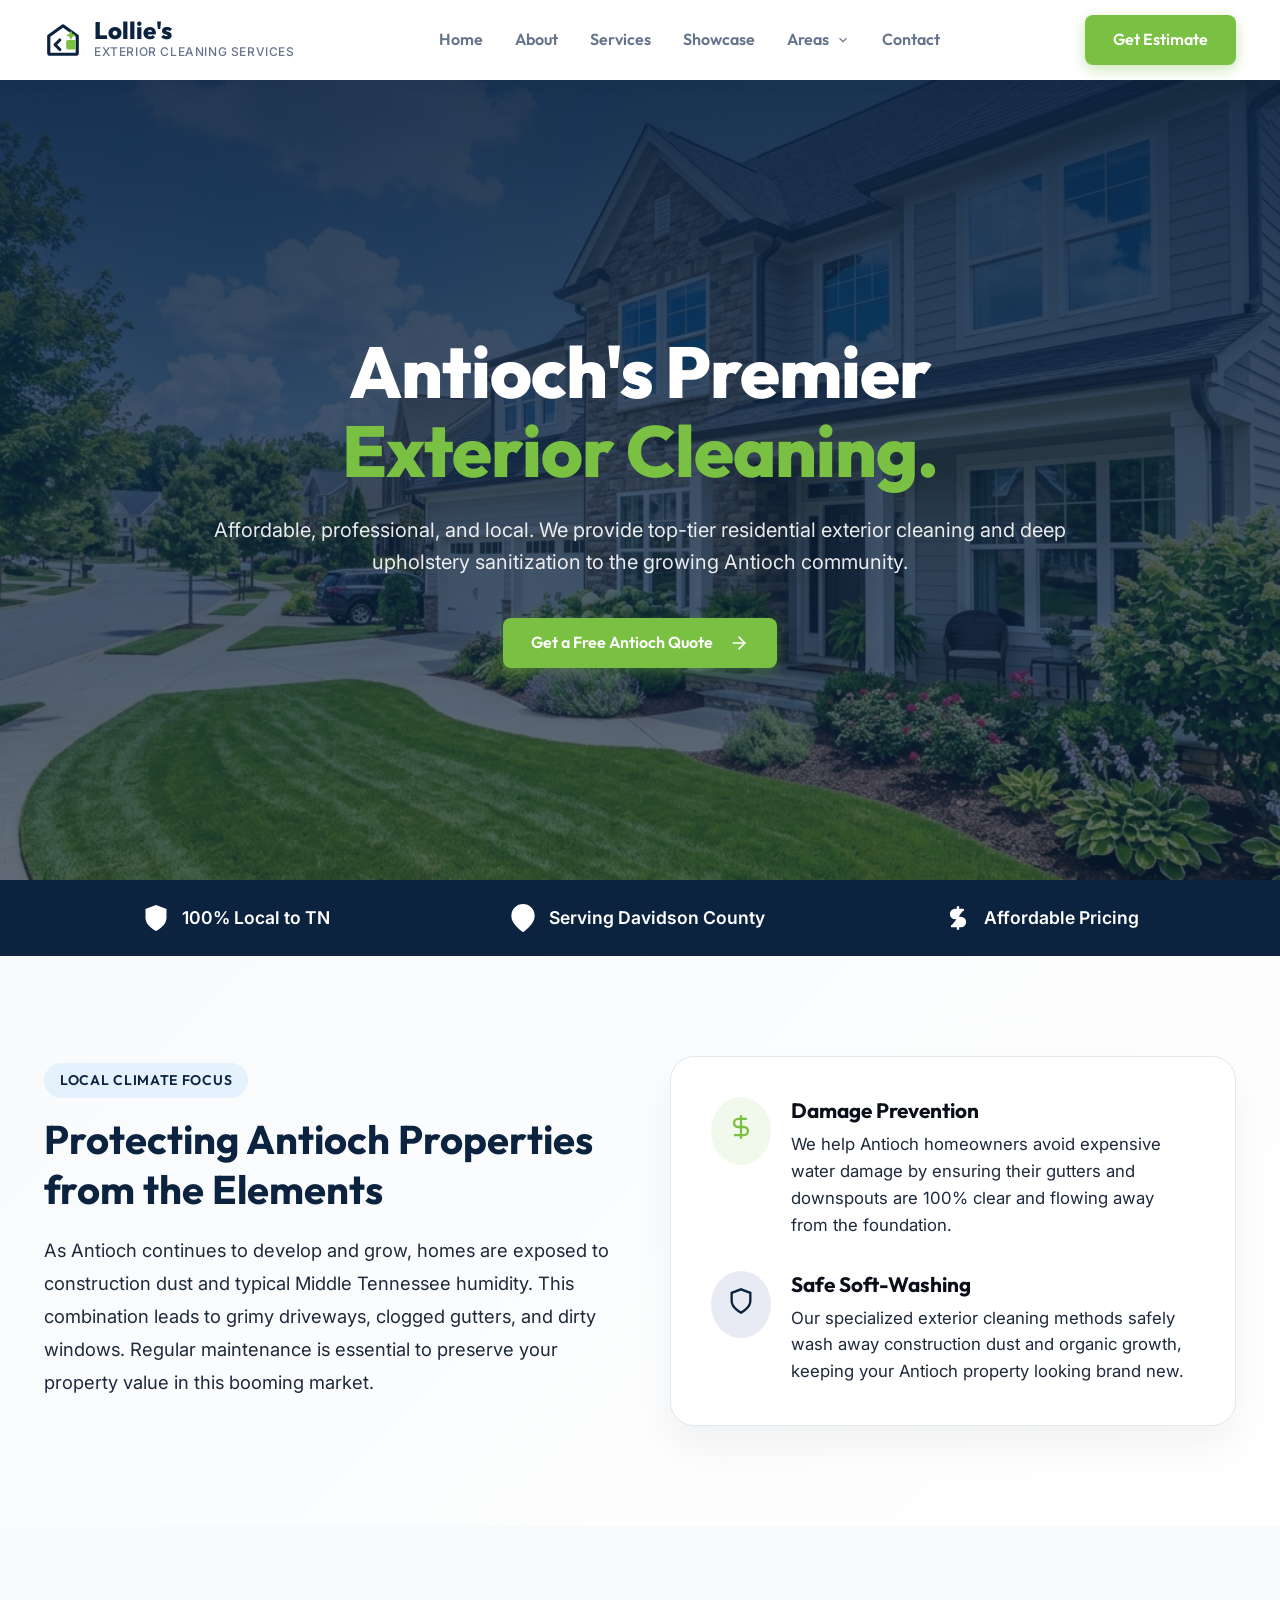
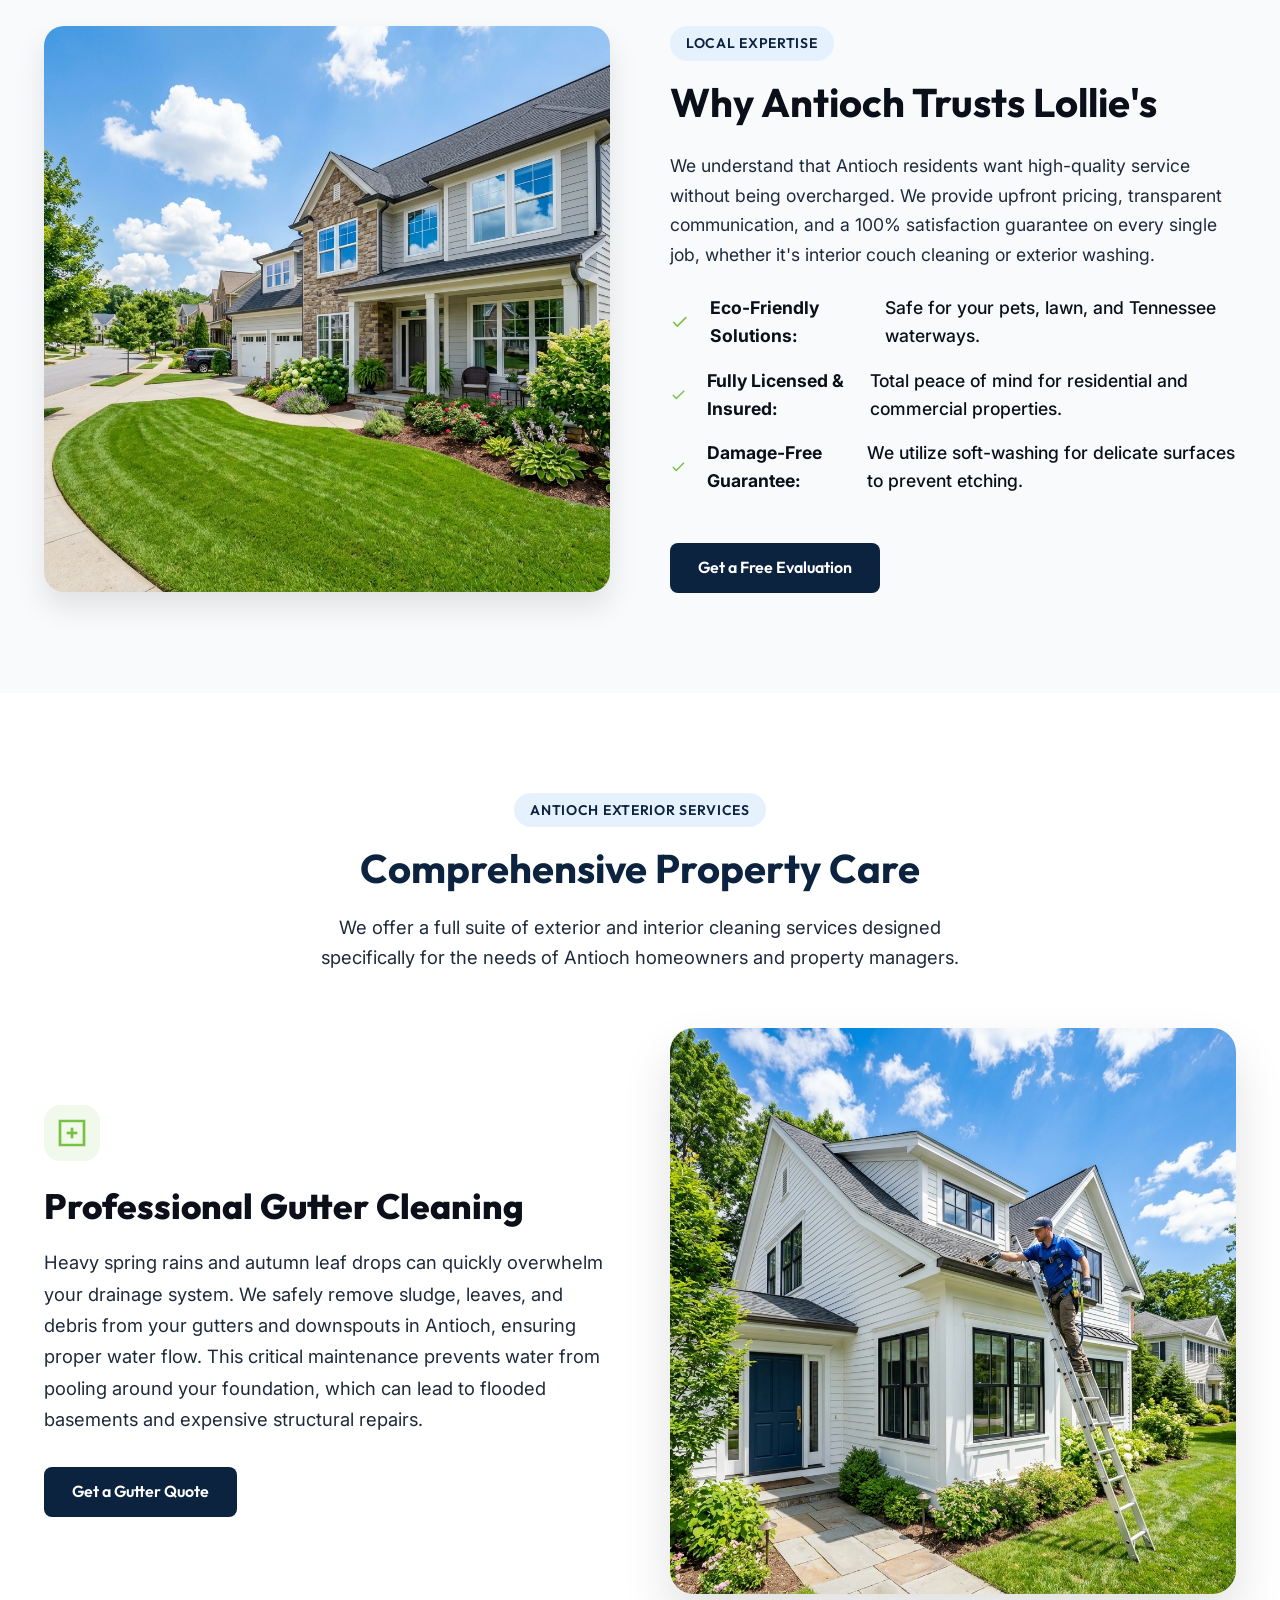
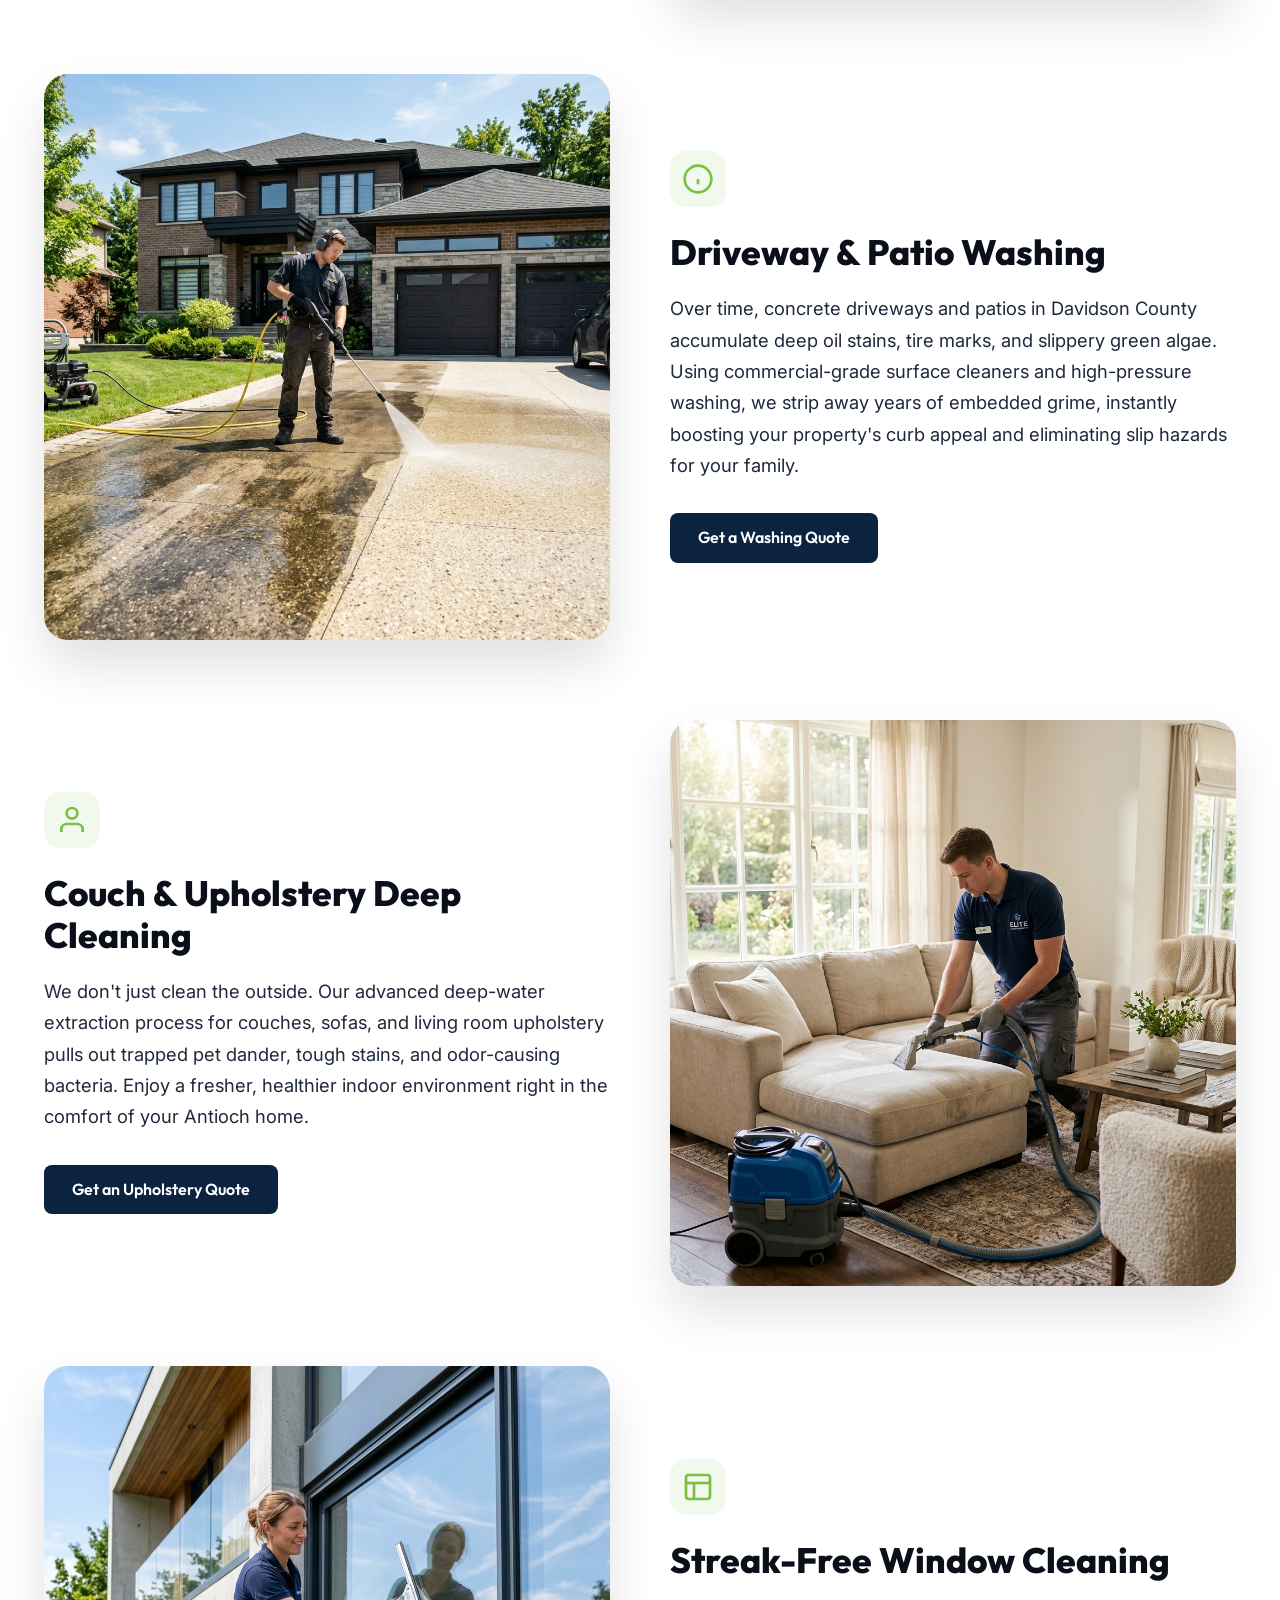
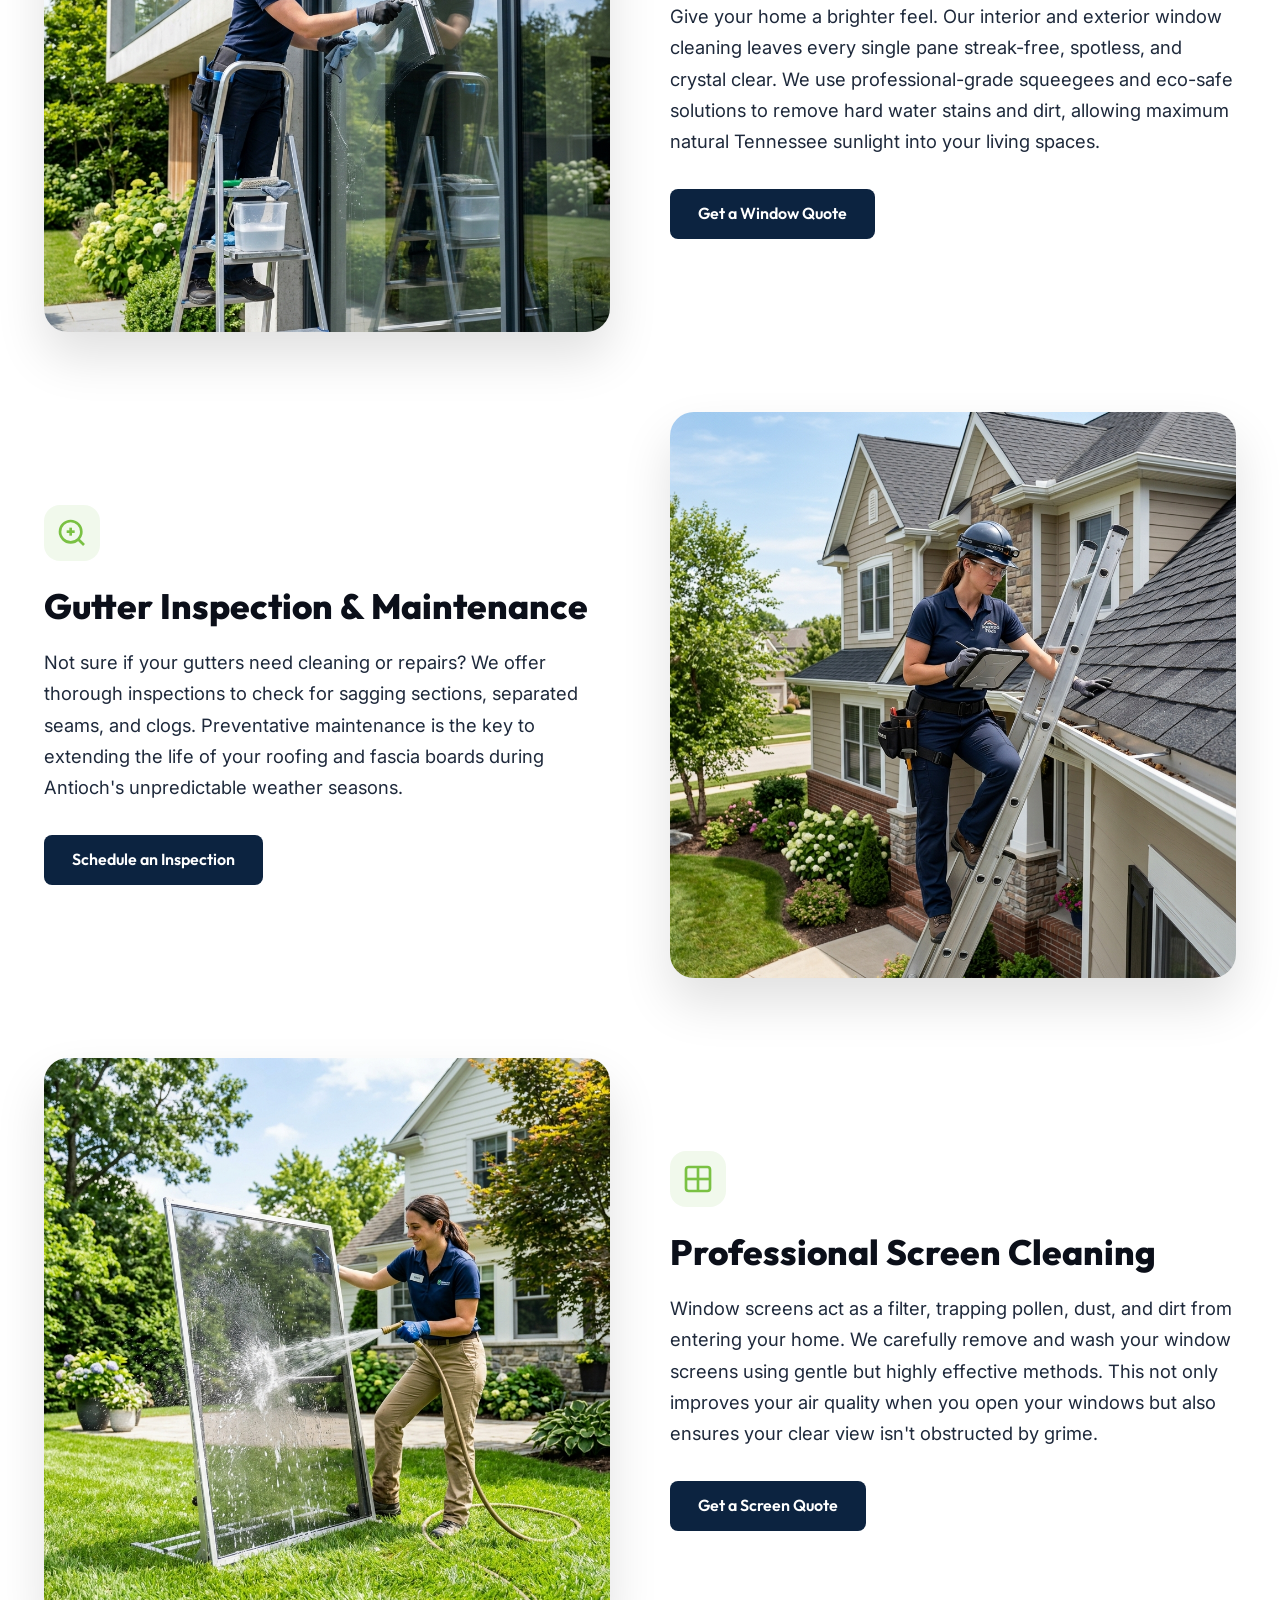
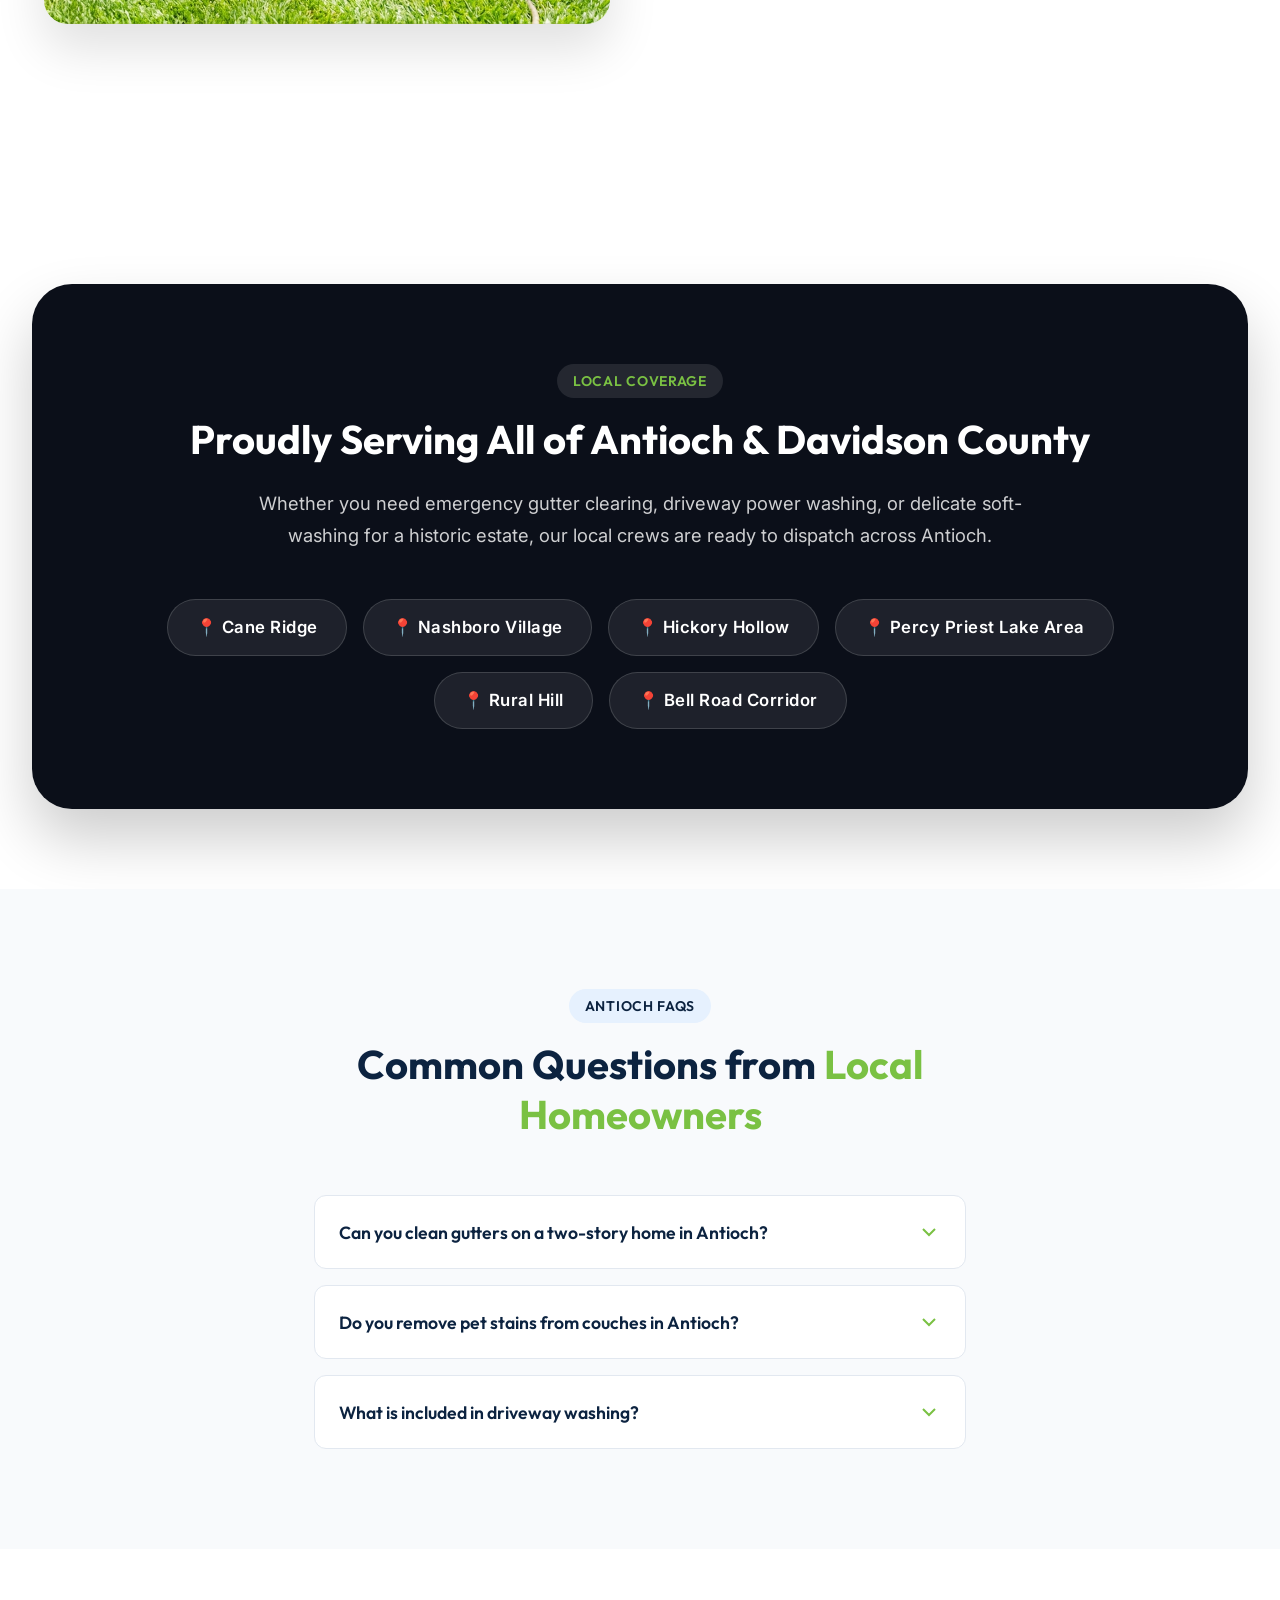
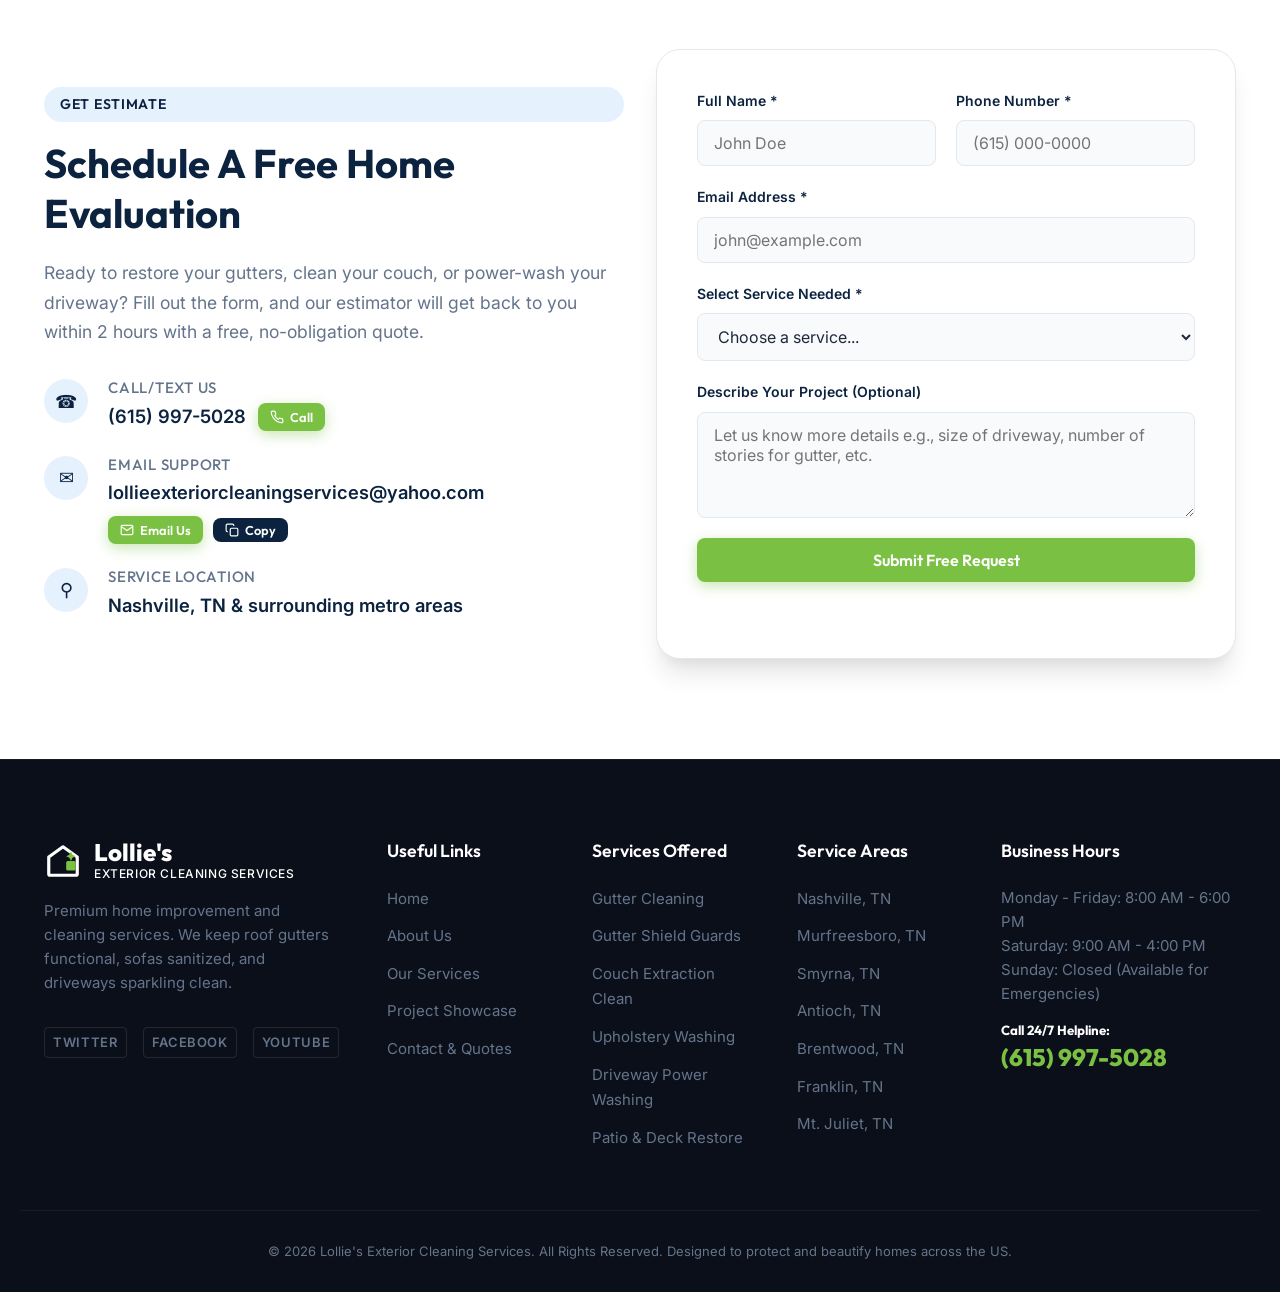
<file: antioch.html>
<!DOCTYPE html>
<html lang="en">
<head>
    <meta charset="UTF-8">
    <meta name="viewport" content="width=device-width, initial-scale=1.0">
    <title>Best Gutter & Couch Cleaning in Antioch, TN | Lollie's</title>
    
    <!-- Favicon -->
    <link rel="icon" type="image/svg+xml" href="favicon.svg?v=2">
    
    <!-- SEO Meta Tags -->
    <meta name="description" content="Affordable and professional exterior cleaning, gutter clearing, and upholstery washing in Antioch, TN. Call Lollie's for a free estimate today!">
    <meta name="keywords" content="gutter cleaning Nashville TN, couch cleaning Murfreesboro, upholstery cleaning Smyrna TN, driveway pressure washing Franklin TN, power washing Brentwood, exterior cleaning Antioch TN, gutter cleaning Mt Juliet, pressure washing Nashville, lollies exterior cleaning services Tennessee">
    <meta name="robots" content="index, follow">
    <link rel="canonical" href="https://lolliesexteriorcleaningservices.com/">

    <!-- Open Graph / Facebook -->
    <meta property="og:type" content="website">
    <meta property="og:url" content="https://lolliesexteriorcleaningservices.com/">
    <meta property="og:title" content="Lollie's Exterior Cleaning Services | Gutter, Couch & Driveway Cleaning Nashville TN">
    <meta property="og:description" content="Premium property care services in Middle Tennessee. From roof gutters to living room couches and concrete driveways, we keep your home spotless, safe, and beautiful.">
    <meta property="og:image" content="assets/images/hero_technician.png">

    <!-- Twitter -->
    <meta property="twitter:card" content="summary_large_image">
    <meta property="twitter:url" content="https://lolliesexteriorcleaningservices.com/">
    <meta property="twitter:title" content="Lollie's Exterior Cleaning Services | Gutter, Couch & Driveway Cleaning Nashville TN">
    <meta property="twitter:description" content="Premium property care services in Middle Tennessee. From roof gutters to living room couches and concrete driveways, we keep your home spotless, safe, and beautiful.">
    <meta property="twitter:image" content="assets/images/hero_technician.png">

    <!-- Google Fonts -->
    <link rel="preconnect" href="https://fonts.googleapis.com">
    <link rel="preconnect" href="https://fonts.gstatic.com" crossorigin>
    <link href="https://fonts.googleapis.com/css2?family=Inter:wght@300;400;500;600;700&family=Outfit:wght@400;500;600;700;800&display=swap" rel="stylesheet">

    <!-- Stylesheets -->
    <link rel="stylesheet" href="style.css?v=2.4">

    <!-- JSON-LD Local Business Structured Data for SEO -->
    <script type="application/ld+json">
    {
      "@context": "https://schema.org",
      "@type": "HomeAndConstructionBusiness",
      "name": "Lollie's Exterior Cleaning Services",
      "image": "assets/images/hero_technician.png",
      "url": "https://lolliesexteriorcleaningservices.com/",
      "telephone": "615-997-5028",
      "email": "lollieexteriorcleaningservices@yahoo.com",
      "priceRange": "$$",
      "address": {
        "@type": "PostalAddress",
        "streetAddress": "Nashville Area",
        "addressLocality": "Nashville",
        "addressRegion": "TN",
        "postalCode": "37211",
        "addressCountry": "US"
      },
      "geo": {
        "@type": "GeoCoordinates",
        "latitude": 36.1627,
        "longitude": -86.7816
      },
      "openingHoursSpecification": {
        "@type": "OpeningHoursSpecification",
        "dayOfWeek": [
          "Monday",
          "Tuesday",
          "Wednesday",
          "Thursday",
          "Friday",
          "Saturday"
        ],
        "opens": "08:00",
        "closes": "18:00"
      },
      "sameAs": [
        "https://www.facebook.com/lolliesexteriorcleaningservices",
        "https://twitter.com/lolliesexterior",
        "https://www.youtube.com/lolliesexteriorcleaningservices"
      ],
      "areaServed": [
        {"@type": "City", "name": "Nashville", "sameAs": "https://en.wikipedia.org/wiki/Nashville,_Tennessee"},
        {"@type": "City", "name": "Murfreesboro", "sameAs": "https://en.wikipedia.org/wiki/Murfreesboro,_Tennessee"},
        {"@type": "City", "name": "Smyrna", "sameAs": "https://en.wikipedia.org/wiki/Smyrna,_Tennessee"},
        {"@type": "City", "name": "Antioch", "sameAs": "https://en.wikipedia.org/wiki/Antioch,_Tennessee"},
        {"@type": "City", "name": "Brentwood", "sameAs": "https://en.wikipedia.org/wiki/Brentwood,_Tennessee"},
        {"@type": "City", "name": "Franklin", "sameAs": "https://en.wikipedia.org/wiki/Franklin,_Tennessee"},
        {"@type": "City", "name": "Mt. Juliet", "sameAs": "https://en.wikipedia.org/wiki/Mount_Juliet,_Tennessee"}
      ],
      "hasOfferCatalog": {
        "@type": "OfferCatalog",
        "name": "Property Care Services",
        "itemListElement": [
          {
            "@type": "Offer",
            "itemOffered": {
              "@type": "Service",
              "name": "Window Cleaning"
            }
          },
          {
            "@type": "Offer",
            "itemOffered": {
              "@type": "Service",
              "name": "Gutter Cleaning"
            }
          },
          {
            "@type": "Offer",
            "itemOffered": {
              "@type": "Service",
              "name": "Gutter Inspection"
            }
          },
          {
            "@type": "Offer",
            "itemOffered": {
              "@type": "Service",
              "name": "Screen Cleaning"
            }
          },
          {
            "@type": "Offer",
            "itemOffered": {
              "@type": "Service",
              "name": "Couch & Upholstery Deep Cleaning"
            }
          },
          {
            "@type": "Offer",
            "itemOffered": {
              "@type": "Service",
              "name": "Driveway & Patio Pressure Washing"
            }
          },
          {
            "@type": "Offer",
            "itemOffered": {
              "@type": "Service",
              "name": "Seasonal Packages"
            }
          },
          {
            "@type": "Offer",
            "itemOffered": {
              "@type": "Service",
              "name": "Commercial Cleaning Properties"
            }
          }
        ]
      }
    }
    <!-- FAQ Schema for AEO -->
    <script type="application/ld+json">
    {
  "@context": "https://schema.org",
  "@type": "FAQPage",
  "mainEntity": [
    {
      "@type": "Question",
      "name": "Can you clean gutters on a two-story home in Antioch?",
      "acceptedAnswer": {
        "@type": "Answer",
        "text": "Yes, our technicians are fully equipped and trained in ladder safety to safely clean and inspect gutters on two and three-story homes in Antioch."
      }
    },
    {
      "@type": "Question",
      "name": "Do you remove pet stains from couches in Antioch?",
      "acceptedAnswer": {
        "@type": "Answer",
        "text": "Yes, our deep-water extraction process is highly effective at removing pet stains, odors, and dander from living room upholstery."
      }
    },
    {
      "@type": "Question",
      "name": "What is included in driveway washing?",
      "acceptedAnswer": {
        "@type": "Answer",
        "text": "Our driveway washing includes pre-treating oil and rust stains, using a high-pressure surface cleaner for even results, and a final rinse to wash away all debris."
      }
    }
  ]
}
    </script>
    <link rel="stylesheet" href="local-pages.css?v=2.9">
</head>
<body>

    <!-- Header Navigation -->
    <header class="header">
        <div class="container header-container">
            <a href="index.html" class="logo-wrapper" id="home-logo">
                <!-- SVG Logo: House + Sparkle -->
                <svg class="logo-icon" viewBox="0 0 24 24" fill="none" xmlns="http://www.w3.org/2000/svg">
                    <path d="M3 9.5L12 3L21 9.5V20C21 20.5523 20.5523 21 20 21H4C3.44772 21 3 20.5523 3 20V9.5Z" stroke="currentColor" stroke-width="2" stroke-linejoin="round"/>
                    <path d="M19 13H15V17H19V13Z" stroke="#7ac143" stroke-width="2" stroke-linejoin="round" fill="#7ac143"/>
                    <path d="M10 12L7 15L10 18" stroke="currentColor" stroke-width="2" stroke-linecap="round" stroke-linejoin="round"/>
                    <path d="M17 6L18 8L20 9L18 10L17 12L16 10L14 9L16 8L17 6Z" fill="#7ac143"/>
                </svg>
                <div class="logo-text">
                    <span class="logo-title">Lollie's</span>
                    <span class="logo-subtitle">Exterior Cleaning Services</span>
                </div>
            </a>

            <nav class="nav-menu">
                <a href="index.html" class="nav-link active">Home</a>
                <a href="index.html#about" class="nav-link">About</a>
                <a href="index.html#services" class="nav-link">Services</a>
                <a href="index.html#before-after" class="nav-link">Showcase</a>
                <div class="nav-item-dropdown">
                    <a href="index.html#service-areas" class="nav-link">Areas <svg viewBox="0 0 24 24" width="14" height="14" fill="none" stroke="currentColor" stroke-width="2" style="vertical-align: middle; margin-left: 4px; margin-top: -2px;"><polyline points="6 9 12 15 18 9"></polyline></svg></a>
                    <div class="dropdown-menu">
                        <a href="nashville.html">Nashville</a>
                        <a href="franklin.html">Franklin</a>
                        <a href="murfreesboro.html">Murfreesboro</a>
                        <a href="smyrna.html">Smyrna</a>
                        <a href="antioch.html">Antioch</a>
                        <a href="brentwood.html">Brentwood</a>
                        <a href="mt-juliet.html">Mt. Juliet</a>
                    </div>
                </div>
                <a href="#contact" class="nav-link">Contact</a>
            </nav>

            <div class="header-actions">
                <a href="tel:6159975028" class="phone-call-header-mobile" aria-label="Call Us Now">
                    <svg viewBox="0 0 24 24" fill="none" stroke="currentColor" stroke-width="2" stroke-linecap="round" stroke-linejoin="round">
                        <path d="M22 16.92v3a2 2 0 0 1-2.18 2 19.79 19.79 0 0 1-8.63-3.07 19.5 19.5 0 0 1-6-6 19.79 19.79 0 0 1-3.07-8.67A2 2 0 0 1 4.11 2h3a2 2 0 0 1 2 1.72 12.84 12.84 0 0 0 .7 2.81 2 2 0 0 1-.45 2.11L8.09 9.91a16 16 0 0 0 6 6l1.27-1.27a2 2 0 0 1 2.11-.45 12.84 12.84 0 0 0 2.81.7A2 2 0 0 1 22 16.92z"></path>
                    </svg>
                </a>
                <a href="#contact" class="btn btn-primary nav-btn" id="nav-quote-btn">Get Estimate</a>
            </div>
            
            <button class="mobile-menu-toggle" aria-label="Toggle Navigation Menu">
                <span></span>
                <span></span>
                <span></span>
            </button>
        </div>
    </header>

    <main>
        <!-- Custom Local Hero -->
        <section class="local-hero-full" style="background-image: url('assets/images/antioch_hero.png');">
            <div class="local-hero-overlay"></div>
            <div class="local-hero-content">
                <h1 class="local-hero-title">
                    Antioch's Premier <span class="highlight-green">Exterior Cleaning.</span>
                </h1>
                <p class="local-hero-subtitle">
                    Affordable, professional, and local. We provide top-tier residential exterior cleaning and deep upholstery sanitization to the growing Antioch community.
                </p>
                <div class="local-hero-buttons">
                    <a href="#contact" class="btn btn-primary btn-arrow">Get a Free Antioch Quote
                        <svg class="arrow-icon" style="width:20px;height:20px;margin-left:8px;" viewBox="0 0 24 24" fill="none" stroke="currentColor" stroke-width="2" stroke-linecap="round" stroke-linejoin="round">
                            <line x1="5" y1="12" x2="19" y2="12"></line>
                            <polyline points="12 5 19 12 12 19"></polyline>
                        </svg>
                    </a>
                </div>
            </div>
        </section>

        <!-- Trust Bar -->
        <div class="trust-bar">
            <div class="trust-bar-container">
                <div class="trust-item">
                    <svg viewBox="0 0 24 24" class="trust-icon" style="width:28px;height:28px" fill="none" stroke="currentColor" stroke-width="2"><path d="M12 22s8-4 8-10V5l-8-3-8 3v7c0 6 8 10 8 10z"></path></svg>
                    100% Local to TN
                </div>
                <div class="trust-item">
                    <svg viewBox="0 0 24 24" class="trust-icon" style="width:28px;height:28px" fill="none" stroke="currentColor" stroke-width="2"><path d="M21 10c0 7-9 13-9 13s-9-6-9-13a9 9 0 0 1 18 0z"></path><circle cx="12" cy="10" r="3"></circle></svg>
                    Serving Davidson County
                </div>
                <div class="trust-item">
                    <svg viewBox="0 0 24 24" class="trust-icon" style="width:28px;height:28px" fill="none" stroke="currentColor" stroke-width="2"><path d="M12 2v20M17 5H9.5a3.5 3.5 0 0 0 0 7h5a3.5 3.5 0 0 1 0 7H6"></path></svg>
                    Affordable Pricing
                </div>
            </div>
        </div>

        <!-- NEW SEO SECTION: Climate & Home Protection (PREMIUM LAYOUT) -->
        <section class="py-large" style="background: linear-gradient(135deg, var(--light) 0%, var(--white) 100%);">
            <div class="container">
                <div class="grid grid-2" style="align-items: center; gap: 60px;">
                    <div>
                        <span class="section-tag">Local Climate Focus</span>
                        <h2 class="section-title" style="text-align: left;">Protecting Antioch Properties from the Elements</h2>
                        <p style="font-size: 1.15rem; color: var(--gray); line-height: 1.8; margin-bottom: 20px; text-align: left;">
                            As Antioch continues to develop and grow, homes are exposed to construction dust and typical Middle Tennessee humidity. This combination leads to grimy driveways, clogged gutters, and dirty windows. Regular maintenance is essential to preserve your property value in this booming market.
                        </p>
                    </div>
                    <div style="background: var(--white); padding: 40px; border-radius: 24px; box-shadow: 0 20px 40px rgba(0,0,0,0.05); border: 1px solid var(--border);">
                        <div style="display: flex; align-items: flex-start; gap: 20px; margin-bottom: 32px;">
                            <div style="background: rgba(122,193,67,0.1); color: var(--secondary); padding: 16px; border-radius: 50%;">
                                <svg width="28" height="28" viewBox="0 0 24 24" fill="none" stroke="currentColor" stroke-width="2"><path d="M12 2v20M17 5H9.5a3.5 3.5 0 0 0 0 7h5a3.5 3.5 0 0 1 0 7H6"></path></svg>
                            </div>
                            <div>
                                <h4 style="font-size: 1.3rem; font-weight: 700; color: var(--dark); margin-bottom: 8px;">Damage Prevention</h4>
                                <p style="color: var(--gray); line-height: 1.6; font-size: 1.05rem; margin: 0;">We help Antioch homeowners avoid expensive water damage by ensuring their gutters and downspouts are 100% clear and flowing away from the foundation.</p>
                            </div>
                        </div>
                        <div style="display: flex; align-items: flex-start; gap: 20px;">
                            <div style="background: rgba(30,58,138,0.1); color: var(--primary); padding: 16px; border-radius: 50%;">
                                <svg width="28" height="28" viewBox="0 0 24 24" fill="none" stroke="currentColor" stroke-width="2"><path d="M12 22s8-4 8-10V5l-8-3-8 3v7c0 6 8 10 8 10z"></path></svg>
                            </div>
                            <div>
                                <h4 style="font-size: 1.3rem; font-weight: 700; color: var(--dark); margin-bottom: 8px;">Safe Soft-Washing</h4>
                                <p style="color: var(--gray); line-height: 1.6; font-size: 1.05rem; margin: 0;">Our specialized exterior cleaning methods safely wash away construction dust and organic growth, keeping your Antioch property looking brand new.</p>
                            </div>
                        </div>
                    </div>
                </div>
            </div>
        </section>

        <!-- Why Choose Us -->
        <section class="local-why-us">
            <div class="container why-grid">
                <div class="why-image-wrapper">
                    <img src="assets/images/antioch_hero.png" alt="Antioch Property Pressure Washing" style="max-width: 100%; border-radius: 20px; box-shadow: 0 15px 30px rgba(0,0,0,0.1);">
                </div>
                <div class="why-content">
                    <span class="section-tag">Local Expertise</span>
                    <h2>Why Antioch Trusts Lollie's</h2>
                    <p>
                        We understand that Antioch residents want high-quality service without being overcharged. We provide upfront pricing, transparent communication, and a 100% satisfaction guarantee on every single job, whether it's interior couch cleaning or exterior washing.
                    </p>
                    <ul class="why-list">
                        <li><svg viewBox="0 0 24 24" style="width:24px;height:24px; margin-right: 8px;" fill="none" stroke="currentColor" stroke-width="2"><polyline points="20 6 9 17 4 12"></polyline></svg> <strong>Eco-Friendly Solutions:</strong> Safe for your pets, lawn, and Tennessee waterways.</li>
                        <li><svg viewBox="0 0 24 24" style="width:24px;height:24px; margin-right: 8px;" fill="none" stroke="currentColor" stroke-width="2"><polyline points="20 6 9 17 4 12"></polyline></svg> <strong>Fully Licensed & Insured:</strong> Total peace of mind for residential and commercial properties.</li>
                        <li><svg viewBox="0 0 24 24" style="width:24px;height:24px; margin-right: 8px;" fill="none" stroke="currentColor" stroke-width="2"><polyline points="20 6 9 17 4 12"></polyline></svg> <strong>Damage-Free Guarantee:</strong> We utilize soft-washing for delicate surfaces to prevent etching.</li>
                    </ul>
                    <a href="#contact" class="btn btn-secondary mt-small">Get a Free Evaluation</a>
                </div>
            </div>
        </section>

        <!-- PREMIUM ZIG-ZAG SERVICES LAYOUT -->
        <section id="services" class="zig-zag-section bg-light">
            <div class="container">
                <div class="text-center mb-large">
                    <span class="section-tag">Antioch Exterior Services</span>
                    <h2 class="section-title">Comprehensive Property Care</h2>
                    <p style="max-width: 700px; margin: 0 auto; color: var(--gray); font-size: 1.15rem; line-height: 1.6;">We offer a full suite of exterior and interior cleaning services designed specifically for the needs of Antioch homeowners and property managers.</p>
                </div>

                <!-- Zig Zag Row 1 -->
                <div class="zig-zag-row">
                    <div class="zig-zag-image">
                        <img src="assets/images/srv_gutter.png" alt="Professional Gutter Cleaning Antioch">
                    </div>
                    <div class="zig-zag-content">
                        <div class="zig-zag-icon">
                            <svg viewBox="0 0 24 24" fill="none" stroke="currentColor" stroke-width="2"><path d="M3 3h18v18H3z"></path><path d="M12 8v8"></path><path d="M8 12h8"></path></svg>
                        </div>
                        <h3 class="zig-zag-title">Professional Gutter Cleaning</h3>
                        <p class="zig-zag-desc">Heavy spring rains and autumn leaf drops can quickly overwhelm your drainage system. We safely remove sludge, leaves, and debris from your gutters and downspouts in Antioch, ensuring proper water flow. This critical maintenance prevents water from pooling around your foundation, which can lead to flooded basements and expensive structural repairs.</p>
                        <a href="#contact" class="btn btn-secondary">Get a Gutter Quote</a>
                    </div>
                </div>

                <!-- Zig Zag Row 2 -->
                <div class="zig-zag-row">
                    <div class="zig-zag-image">
                        <img src="assets/images/srv_driveway.png" alt="Driveway & Patio Washing Antioch">
                    </div>
                    <div class="zig-zag-content">
                        <div class="zig-zag-icon">
                            <svg viewBox="0 0 24 24" fill="none" stroke="currentColor" stroke-width="2"><circle cx="12" cy="12" r="10"></circle><path d="M12 16v-4"></path><path d="M12 8h.01"></path></svg>
                        </div>
                        <h3 class="zig-zag-title">Driveway & Patio Washing</h3>
                        <p class="zig-zag-desc">Over time, concrete driveways and patios in Davidson County accumulate deep oil stains, tire marks, and slippery green algae. Using commercial-grade surface cleaners and high-pressure washing, we strip away years of embedded grime, instantly boosting your property's curb appeal and eliminating slip hazards for your family.</p>
                        <a href="#contact" class="btn btn-secondary">Get a Washing Quote</a>
                    </div>
                </div>

                <!-- Zig Zag Row 3 -->
                <div class="zig-zag-row">
                    <div class="zig-zag-image">
                        <img src="assets/images/srv_upholstery.png" alt="Couch & Upholstery Cleaning Antioch">
                    </div>
                    <div class="zig-zag-content">
                        <div class="zig-zag-icon">
                            <svg viewBox="0 0 24 24" fill="none" stroke="currentColor" stroke-width="2"><path d="M20 21v-2a4 4 0 0 0-4-4H8a4 4 0 0 0-4 4v2"></path><circle cx="12" cy="7" r="4"></circle></svg>
                        </div>
                        <h3 class="zig-zag-title">Couch & Upholstery Deep Cleaning</h3>
                        <p class="zig-zag-desc">We don't just clean the outside. Our advanced deep-water extraction process for couches, sofas, and living room upholstery pulls out trapped pet dander, tough stains, and odor-causing bacteria. Enjoy a fresher, healthier indoor environment right in the comfort of your Antioch home.</p>
                        <a href="#contact" class="btn btn-secondary">Get an Upholstery Quote</a>
                    </div>
                </div>

                <!-- Zig Zag Row 4 -->
                <div class="zig-zag-row">
                    <div class="zig-zag-image">
                        <img src="assets/images/srv_window.png" alt="Window Cleaning Antioch">
                    </div>
                    <div class="zig-zag-content">
                        <div class="zig-zag-icon">
                            <svg viewBox="0 0 24 24" fill="none" stroke="currentColor" stroke-width="2"><rect x="3" y="3" width="18" height="18" rx="2" ry="2"></rect><line x1="3" y1="9" x2="21" y2="9"></line><line x1="9" y1="21" x2="9" y2="9"></line></svg>
                        </div>
                        <h3 class="zig-zag-title">Streak-Free Window Cleaning</h3>
                        <p class="zig-zag-desc">Give your home a brighter feel. Our interior and exterior window cleaning leaves every single pane streak-free, spotless, and crystal clear. We use professional-grade squeegees and eco-safe solutions to remove hard water stains and dirt, allowing maximum natural Tennessee sunlight into your living spaces.</p>
                        <a href="#contact" class="btn btn-secondary">Get a Window Quote</a>
                    </div>
                </div>

                <!-- Zig Zag Row 5 -->
                <div class="zig-zag-row">
                    <div class="zig-zag-image">
                        <img src="assets/images/srv_inspection.png" alt="Gutter Inspection Antioch">
                    </div>
                    <div class="zig-zag-content">
                        <div class="zig-zag-icon">
                            <svg viewBox="0 0 24 24" fill="none" stroke="currentColor" stroke-width="2"><circle cx="11" cy="11" r="8"></circle><line x1="21" y1="21" x2="16.65" y2="16.65"></line><line x1="11" y1="8" x2="11" y2="14"></line><line x1="8" y1="11" x2="14" y2="11"></line></svg>
                        </div>
                        <h3 class="zig-zag-title">Gutter Inspection & Maintenance</h3>
                        <p class="zig-zag-desc">Not sure if your gutters need cleaning or repairs? We offer thorough inspections to check for sagging sections, separated seams, and clogs. Preventative maintenance is the key to extending the life of your roofing and fascia boards during Antioch's unpredictable weather seasons.</p>
                        <a href="#contact" class="btn btn-secondary">Schedule an Inspection</a>
                    </div>
                </div>

                <!-- Zig Zag Row 6 -->
                <div class="zig-zag-row">
                    <div class="zig-zag-image">
                        <img src="assets/images/srv_screen.png" alt="Screen Cleaning Antioch">
                    </div>
                    <div class="zig-zag-content">
                        <div class="zig-zag-icon">
                            <svg viewBox="0 0 24 24" fill="none" stroke="currentColor" stroke-width="2"><rect x="3" y="3" width="18" height="18" rx="2" ry="2"></rect><line x1="3" y1="12" x2="21" y2="12"></line><line x1="12" y1="3" x2="12" y2="21"></line></svg>
                        </div>
                        <h3 class="zig-zag-title">Professional Screen Cleaning</h3>
                        <p class="zig-zag-desc">Window screens act as a filter, trapping pollen, dust, and dirt from entering your home. We carefully remove and wash your window screens using gentle but highly effective methods. This not only improves your air quality when you open your windows but also ensures your clear view isn't obstructed by grime.</p>
                        <a href="#contact" class="btn btn-secondary">Get a Screen Quote</a>
                    </div>
                </div>

            </div>
        </section>

        <!-- SEO SECTION: Neighborhoods We Serve (PREMIUM DARK LAYOUT) -->
        <section class="py-large" style="background: var(--dark); color: var(--white); text-align: center; border-radius: 40px; margin: 80px auto; max-width: 95%; padding: 80px 20px; box-shadow: 0 30px 60px rgba(0,0,0,0.2);">
            <div class="container">
                <span class="section-tag" style="background: rgba(255,255,255,0.1); color: var(--secondary);">Local Coverage</span>
                <h2 class="section-title text-white" style="margin-bottom: 24px;">Proudly Serving All of Antioch & Davidson County</h2>
                <p style="color: rgba(255,255,255,0.8); font-size: 1.15rem; line-height: 1.7; max-width: 800px; margin: 0 auto 48px;">
                    Whether you need emergency gutter clearing, driveway power washing, or delicate soft-washing for a historic estate, our local crews are ready to dispatch across Antioch.
                </p>
                <div style="display: flex; flex-wrap: wrap; justify-content: center; gap: 16px; max-width: 1000px; margin: 0 auto;">
                    <span style="background: rgba(255,255,255,0.08); border: 1px solid rgba(255,255,255,0.15); padding: 14px 28px; border-radius: 100px; font-weight: 600; font-size: 1.05rem; letter-spacing: 0.5px;">📍 Cane Ridge</span>
                    <span style="background: rgba(255,255,255,0.08); border: 1px solid rgba(255,255,255,0.15); padding: 14px 28px; border-radius: 100px; font-weight: 600; font-size: 1.05rem; letter-spacing: 0.5px;">📍 Nashboro Village</span>
                    <span style="background: rgba(255,255,255,0.08); border: 1px solid rgba(255,255,255,0.15); padding: 14px 28px; border-radius: 100px; font-weight: 600; font-size: 1.05rem; letter-spacing: 0.5px;">📍 Hickory Hollow</span>
                    <span style="background: rgba(255,255,255,0.08); border: 1px solid rgba(255,255,255,0.15); padding: 14px 28px; border-radius: 100px; font-weight: 600; font-size: 1.05rem; letter-spacing: 0.5px;">📍 Percy Priest Lake Area</span>
                    <span style="background: rgba(255,255,255,0.08); border: 1px solid rgba(255,255,255,0.15); padding: 14px 28px; border-radius: 100px; font-weight: 600; font-size: 1.05rem; letter-spacing: 0.5px;">📍 Rural Hill</span>
                    <span style="background: rgba(255,255,255,0.08); border: 1px solid rgba(255,255,255,0.15); padding: 14px 28px; border-radius: 100px; font-weight: 600; font-size: 1.05rem; letter-spacing: 0.5px;">📍 Bell Road Corridor</span>
                </div>
            </div>
        </section>

        <!-- Local FAQ (Expanded) -->
        <section id="faq" class="faq-section py-large bg-light">
            <div class="container max-w-700">
                <div class="text-center mb-large">
                    <span class="section-tag">Antioch FAQs</span>
                    <h2 class="section-title">Common Questions from <span class="highlight-green">Local Homeowners</span></h2>
                </div>
                <div class="faq-accordion">
                    
                    <div class="faq-item">
                        <button class="faq-question">
                            <span>Can you clean gutters on a two-story home in Antioch?</span>
                            <svg viewBox="0 0 24 24" fill="none" stroke="currentColor" stroke-width="2"><path d="M6 9l6 6 6-6"></path></svg>
                        </button>
                        <div class="faq-answer">
                            <p>Yes, our technicians are fully equipped and trained in ladder safety to safely clean and inspect gutters on two and three-story homes in Antioch.</p>
                        </div>
                    </div>
                    <div class="faq-item">
                        <button class="faq-question">
                            <span>Do you remove pet stains from couches in Antioch?</span>
                            <svg viewBox="0 0 24 24" fill="none" stroke="currentColor" stroke-width="2"><path d="M6 9l6 6 6-6"></path></svg>
                        </button>
                        <div class="faq-answer">
                            <p>Yes, our deep-water extraction process is highly effective at removing pet stains, odors, and dander from living room upholstery.</p>
                        </div>
                    </div>
                    <div class="faq-item">
                        <button class="faq-question">
                            <span>What is included in driveway washing?</span>
                            <svg viewBox="0 0 24 24" fill="none" stroke="currentColor" stroke-width="2"><path d="M6 9l6 6 6-6"></path></svg>
                        </button>
                        <div class="faq-answer">
                            <p>Our driveway washing includes pre-treating oil and rust stains, using a high-pressure surface cleaner for even results, and a final rinse to wash away all debris.</p>
                        </div>
                    </div>
                </div>
            </div>
        </section>
        
        <!-- Extracted Contact Section from Homepage -->
        <!-- Contact Section / Lead Form -->
        <section id="contact" class="contact-section py-large">
            <div class="container grid grid-2">
                <div class="contact-info-column">
                    <span class="section-tag">Get Estimate</span>
                    <h2 class="section-title">Schedule A Free Home Evaluation</h2>
                    <p class="section-description">
                        Ready to restore your gutters, clean your couch, or power-wash your driveway? Fill out the form, and our estimator will get back to you within 2 hours with a free, no-obligation quote.
                    </p>
                    <div class="contact-details mt-medium">
                        <div class="detail-item">
                            <span class="detail-icon">☎</span>
                            <div>
                                <h5>Call/Text Us</h5>
                                <div style="display: flex; align-items: center; gap: 12px;">
                                    <p><a href="tel:6159975028">(615) 997-5028</a></p>
                                    <a href="tel:6159975028" class="btn btn-primary" style="padding: 4px 12px; font-size: 0.8rem; gap: 6px;">
                                        <svg style="width:14px; height:14px;" viewBox="0 0 24 24" fill="none" stroke="currentColor" stroke-width="2"><path d="M22 16.92v3a2 2 0 0 1-2.18 2 19.79 19.79 0 0 1-8.63-3.07 19.5 19.5 0 0 1-6-6 19.79 19.79 0 0 1-3.07-8.67A2 2 0 0 1 4.11 2h3a2 2 0 0 1 2 1.72 12.84 12.84 0 0 0 .7 2.81 2 2 0 0 1-.45 2.11L8.09 9.91a16 16 0 0 0 6 6l1.27-1.27a2 2 0 0 1 2.11-.45 12.84 12.84 0 0 0 2.81.7A2 2 0 0 1 22 16.92z"></path></svg>
                                        Call
                                    </a>
                                </div>
                            </div>
                        </div>
                        <div class="detail-item">
                            <span class="detail-icon">✉</span>
                            <div>
                                <h5>Email Support</h5>
                                <p><a href="mailto:lollieexteriorcleaningservices@yahoo.com" target="_blank">lollieexteriorcleaningservices@yahoo.com</a></p>
                                <div style="display: flex; align-items: center; gap: 10px; margin-top: 8px;">
                                    <a href="mailto:lollieexteriorcleaningservices@yahoo.com" target="_blank" class="btn btn-primary" style="padding: 4px 12px; font-size: 0.8rem; gap: 6px;">
                                        <svg style="width:14px; height:14px;" viewBox="0 0 24 24" fill="none" stroke="currentColor" stroke-width="2"><path d="M4 4h16c1.1 0 2 .9 2 2v12c0 1.1-.9 2-2 2H4c-1.1 0-2-.9-2-2V6c0-1.1.9-2 2-2z"></path><polyline points="22,6 12,13 2,6"></polyline></svg>
                                        Email Us
                                    </a>
                                    <button onclick="navigator.clipboard.writeText('lollieexteriorcleaningservices@yahoo.com'); const el = document.getElementById('copy-alert'); el.style.display='block'; setTimeout(() => el.style.display='none', 2000);" class="btn btn-secondary" style="padding: 4px 12px; font-size: 0.8rem; gap: 6px; display: flex; align-items: center;">
                                        <svg style="width:14px; height:14px;" viewBox="0 0 24 24" fill="none" stroke="currentColor" stroke-width="2"><rect x="9" y="9" width="13" height="13" rx="2" ry="2"></rect><path d="M5 15H4a2 2 0 0 1-2-2V4a2 2 0 0 1 2-2h9a2 2 0 0 1 2 2v1"></path></svg>
                                        Copy
                                    </button>
                                    <span id="copy-alert" style="display:none; color: var(--secondary); font-size: 0.8rem; font-weight: 600;">Copied!</span>
                                </div>
                            </div>
                        </div>
                        <div class="detail-item">
                            <span class="detail-icon">⚲</span>
                            <div>
                                <h5>Service Location</h5>
                                <p>Nashville, TN & surrounding metro areas</p>
                            </div>
                        </div>
                    </div>
                </div>

                <div class="contact-form-wrapper">
                    <form id="lead-form" class="lead-form">
                        <div class="form-row">
                            <div class="form-group">
                                <label for="form-name">Full Name *</label>
                                <input type="text" id="form-name" required placeholder="John Doe">
                            </div>
                            <div class="form-group">
                                <label for="form-phone">Phone Number *</label>
                                <input type="tel" id="form-phone" required placeholder="(615) 000-0000">
                            </div>
                        </div>
                        <div class="form-group">
                            <label for="form-email">Email Address *</label>
                            <input type="email" id="form-email" required placeholder="john@example.com">
                        </div>
                        <div class="form-group">
                            <label for="form-service">Select Service Needed *</label>
                            <select id="form-service" required>
                                <option value="" disabled selected>Choose a service...</option>
                                <option value="gutter">Gutter Cleaning & Guard Setup</option>
                                <option value="couch">Couch & Upholstery Deep Cleaning</option>
                                <option value="driveway">Driveway & Patio Pressure Washing</option>
                                <option value="multiple">Multiple Cleaning Services</option>
                            </select>
                        </div>
                        <div class="form-group">
                            <label for="form-message">Describe Your Project (Optional)</label>
                            <textarea id="form-message" rows="4" placeholder="Let us know more details e.g., size of driveway, number of stories for gutter, etc."></textarea>
                        </div>
                        <button type="submit" class="btn btn-primary btn-full">Submit Free Request</button>
                        <div id="form-status" class="form-status mt-small text-center"></div>
                    </form>
                </div>
            </div>
        </section>
    </main>

    <!-- Footer -->
    <footer class="footer">
        <div class="container footer-grid">
            <div class="footer-brand">
                <a href="#" class="logo-wrapper text-white">
                    <svg class="logo-icon text-white" viewBox="0 0 24 24" fill="none" xmlns="http://www.w3.org/2000/svg">
                        <path d="M3 9.5L12 3L21 9.5V20C21 20.5523 20.5523 21 20 21H4C3.44772 21 3 20.5523 3 20V9.5Z" stroke="currentColor" stroke-width="2" stroke-linejoin="round"/>
                        <path d="M19 13H15V17H19V13Z" stroke="#7ac143" stroke-width="2" stroke-linejoin="round" fill="#7ac143"/>
                        <path d="M17 6L18 8L20 9L18 10L17 12L16 10L14 9L16 8L17 6Z" fill="#7ac143"/>
                    </svg>
                    <div class="logo-text">
                        <span class="logo-title text-white">Lollie's</span>
                        <span class="logo-subtitle text-white">Exterior Cleaning Services</span>
                    </div>
                </a>
                <p class="footer-tagline mt-small">
                    Premium home improvement and cleaning services. We keep roof gutters functional, sofas sanitized, and driveways sparkling clean.
                </p>
                <div class="social-links-footer mt-medium">
                    <!-- Social icons repeated inside footer -->
                    <a href="https://twitter.com/lolliesexterior" target="_blank" aria-label="Twitter">Twitter</a>
                    <a href="https://facebook.com/lolliesexteriorcleaningservices" target="_blank" aria-label="Facebook">Facebook</a>
                    <a href="https://youtube.com/lolliesexteriorcleaningservices" target="_blank" aria-label="YouTube">YouTube</a>
                </div>
            </div>

            <div class="footer-links">
                <h4>Useful Links</h4>
                <ul>
                    <li><a href="index.html">Home</a></li>
                    <li><a href="index.html#about">About Us</a></li>
                    <li><a href="index.html#services">Our Services</a></li>
                    <li><a href="index.html#before-after">Project Showcase</a></li>
                    <li><a href="index.html#contact">Contact & Quotes</a></li>
                </ul>
            </div>

            <div class="footer-services">
                <h4>Services Offered</h4>
                <ul>
                    <li><a href="index.html#services">Gutter Cleaning</a></li>
                    <li><a href="index.html#services">Gutter Shield Guards</a></li>
                    <li><a href="index.html#services">Couch Extraction Clean</a></li>
                    <li><a href="index.html#services">Upholstery Washing</a></li>
                    <li><a href="index.html#services">Driveway Power Washing</a></li>
                    <li><a href="index.html#services">Patio & Deck Restore</a></li>
                </ul>
            </div>

            <div class="footer-areas">
                <h4>Service Areas</h4>
                <ul>
                    <li><a href="nashville.html">Nashville, TN</a></li>
                    <li><a href="murfreesboro.html">Murfreesboro, TN</a></li>
                    <li><a href="smyrna.html">Smyrna, TN</a></li>
                    <li><a href="antioch.html">Antioch, TN</a></li>
                    <li><a href="brentwood.html">Brentwood, TN</a></li>
                    <li><a href="franklin.html">Franklin, TN</a></li>
                    <li><a href="mt-juliet.html">Mt. Juliet, TN</a></li>
                </ul>
            </div>

            <div class="footer-contact">
                <h4>Business Hours</h4>
                <p class="hours-text">
                    Monday - Friday: 8:00 AM - 6:00 PM<br>
                    Saturday: 9:00 AM - 4:00 PM<br>
                    Sunday: Closed (Available for Emergencies)
                </p>
                <h5 class="mt-small text-white">Call 24/7 Helpline:</h5>
                <p class="phone-link"><a href="tel:6159975028" class="highlight-green">(615) 997-5028</a></p>
            </div>
        </div>

        <div class="container footer-bottom">
            <p>&copy; 2026 Lollie's Exterior Cleaning Services. All Rights Reserved. Designed to protect and beautify homes across the US.</p>
        </div>
    </footer>

    <!-- Mobile App-like Bottom Tab Navigation -->
    <div class="mobile-bottom-nav">
        <a href="#home" class="mobile-nav-item active">
            <svg viewBox="0 0 24 24" fill="none" stroke="currentColor" stroke-width="2">
                <path d="M3 9l9-7 9 7v11a2 2 0 0 1-2 2H5a2 2 0 0 1-2-2z"></path>
            </svg>
            <span>Home</span>
        </a>
        <a href="#services" class="mobile-nav-item">
            <svg viewBox="0 0 24 24" fill="none" stroke="currentColor" stroke-width="2">
                <path d="M12 2L2 7l10 5 10-5-10-5z"></path>
                <path d="M2 17l10 5 10-5M2 12l10 5 10-5"></path>
            </svg>
            <span>Services</span>
        </a>
        <a href="#before-after" class="mobile-nav-item">
            <svg viewBox="0 0 24 24" fill="none" stroke="currentColor" stroke-width="2">
                <path d="M22 11.08V12a10 10 0 1 1-5.93-9.14"></path>
                <polyline points="22 4 12 14.01 9 11.01"></polyline>
            </svg>
            <span>Showcase</span>
        </a>
        <a href="#contact" class="mobile-nav-item">
            <svg viewBox="0 0 24 24" fill="none" stroke="currentColor" stroke-width="2">
                <path d="M4 4h16c1.1 0 2 .9 2 2v12c0 1.1-.9 2-2 2H4c-1.1 0-2-.9-2-2V6c0-1.1.9-2 2-2z"></path>
                <polyline points="22,6 12,13 2,6"></polyline>
            </svg>
            <span>Quote</span>
        </a>
    </div>

    <!-- Scripts -->
    <script src="app.js"></script>
</body>
</html>
</file>
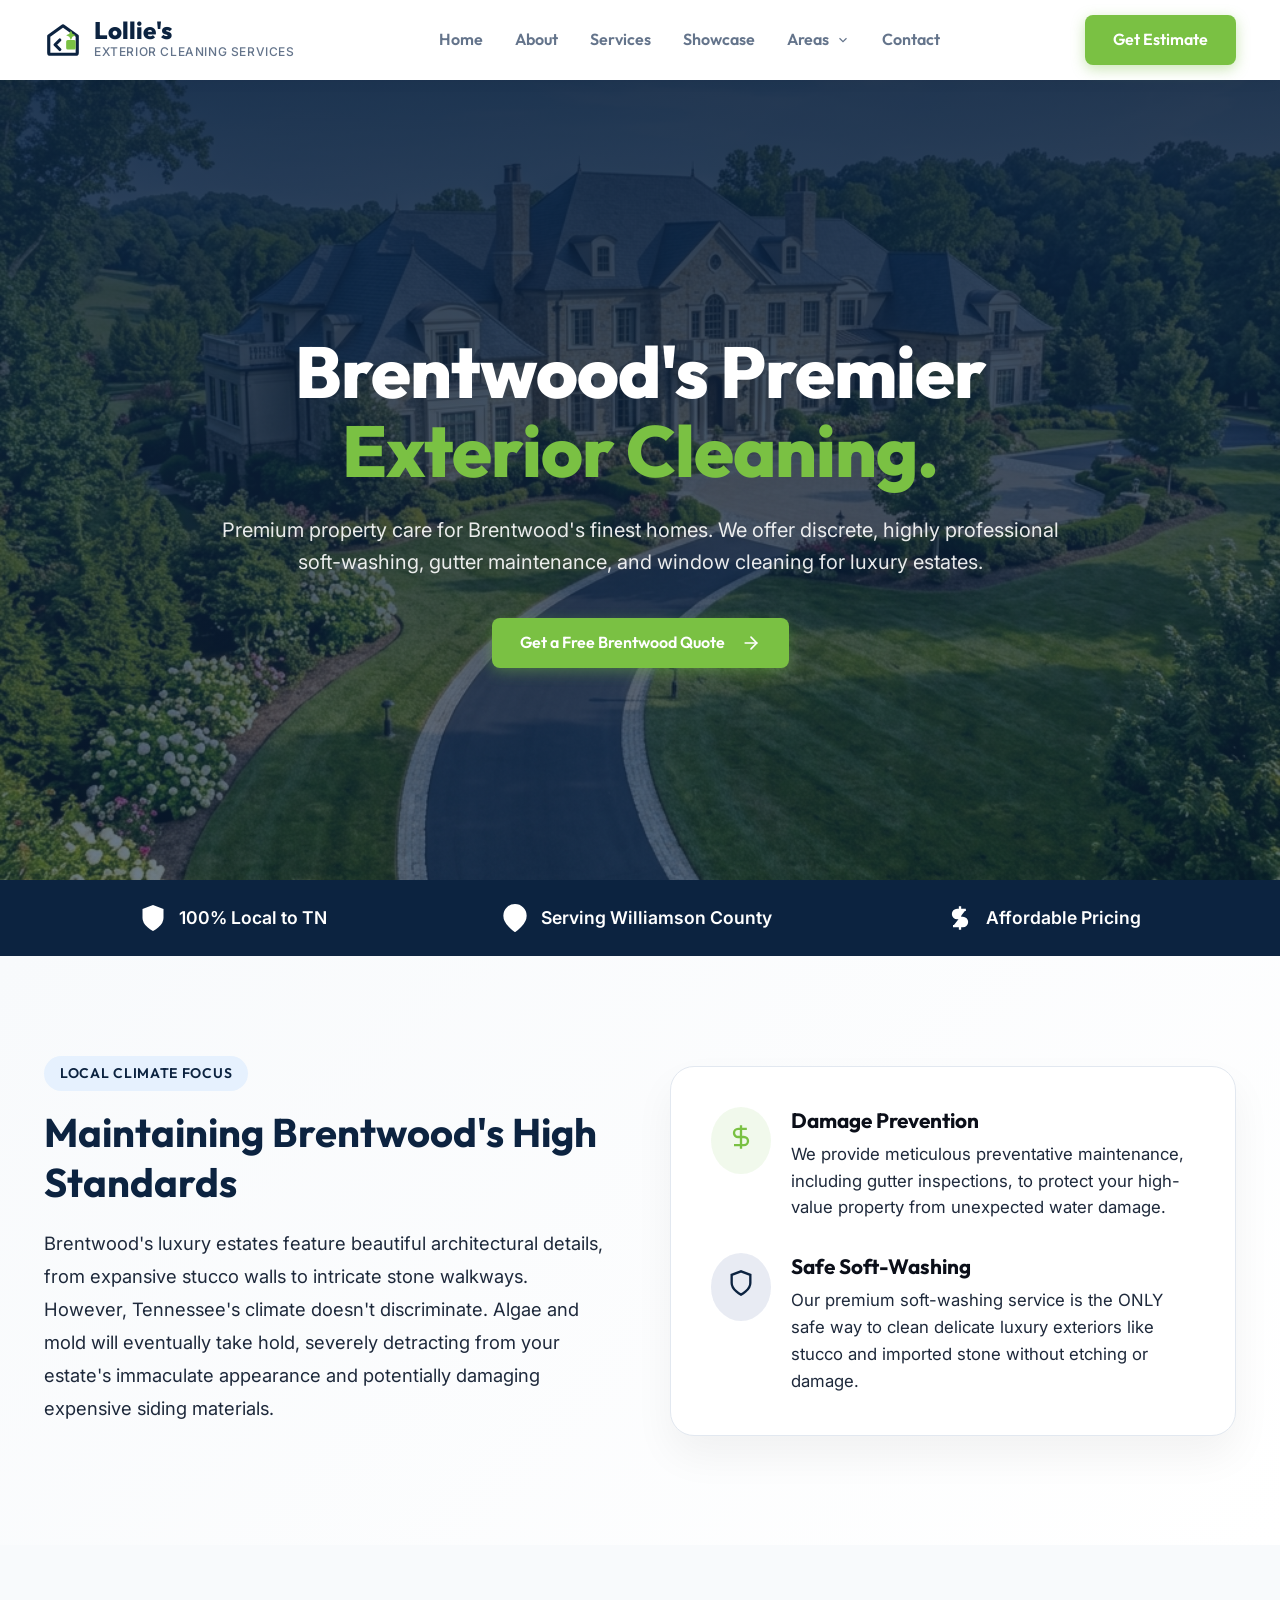
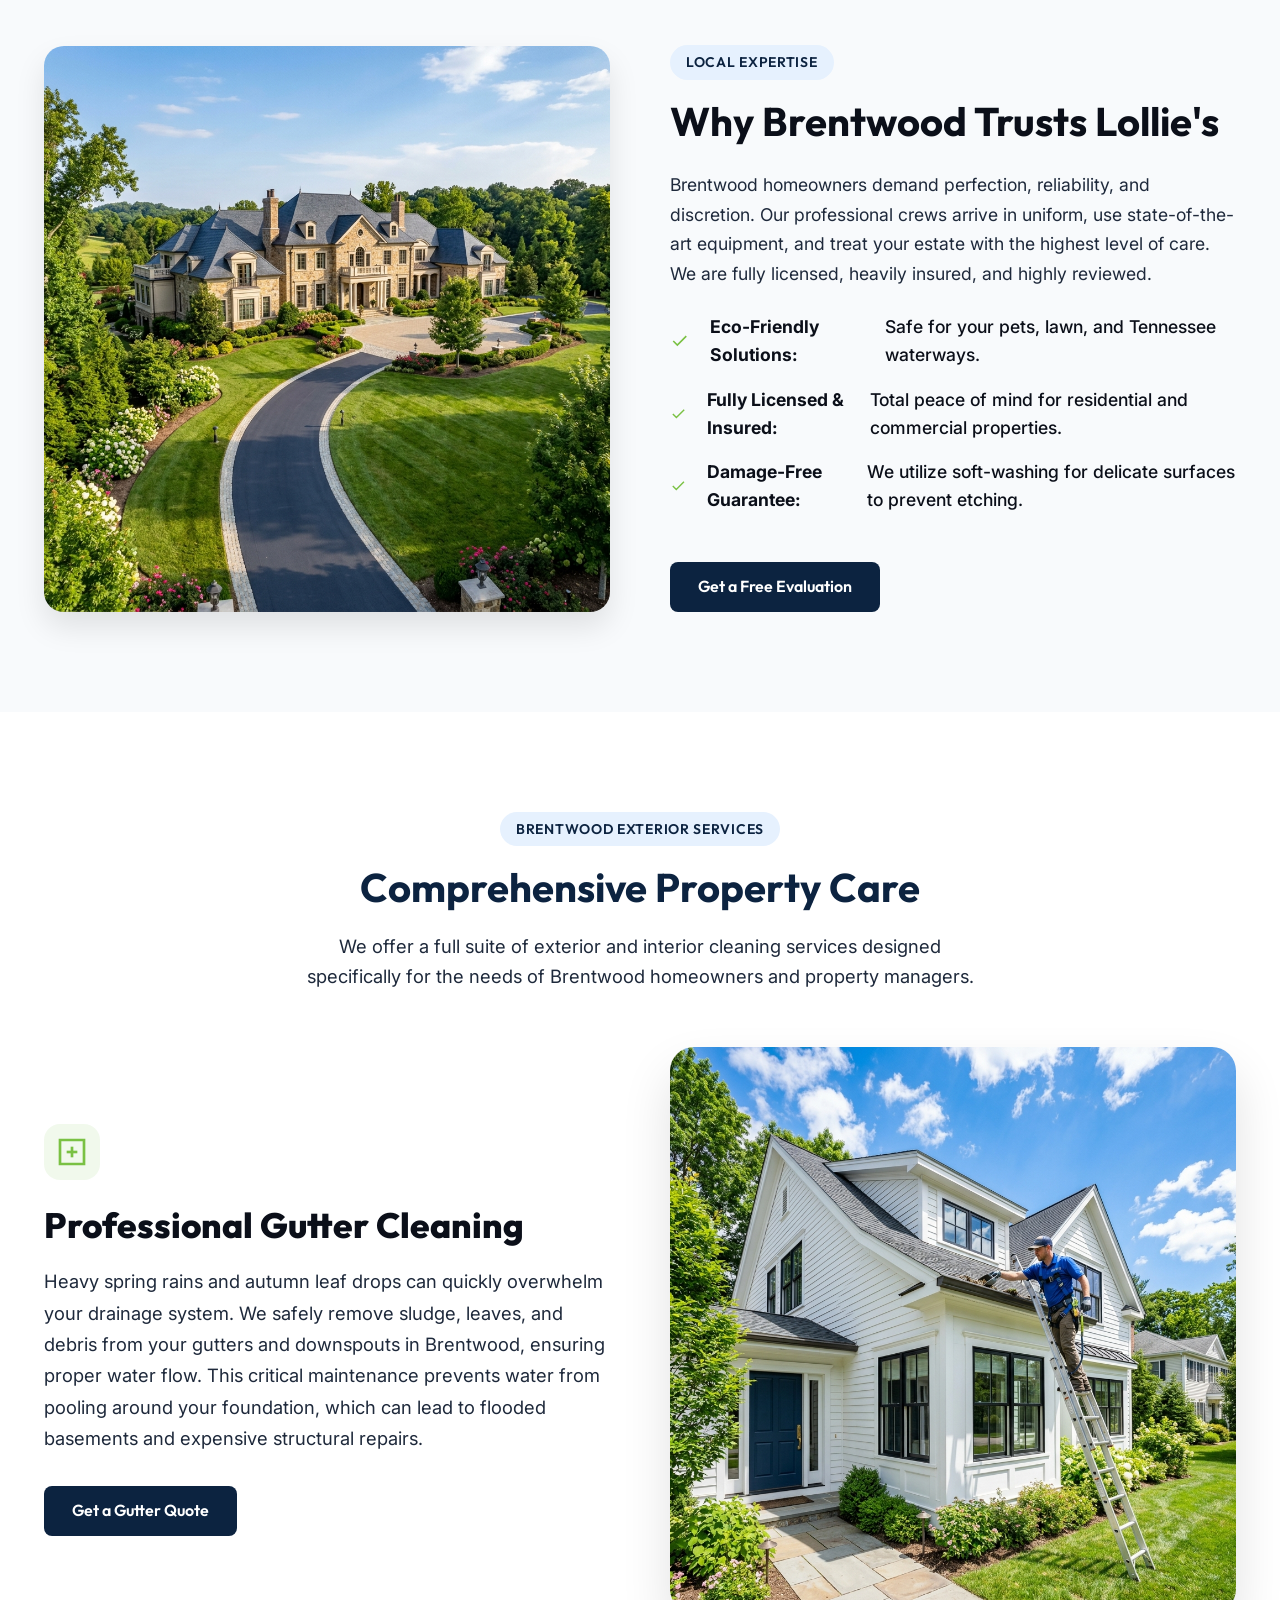
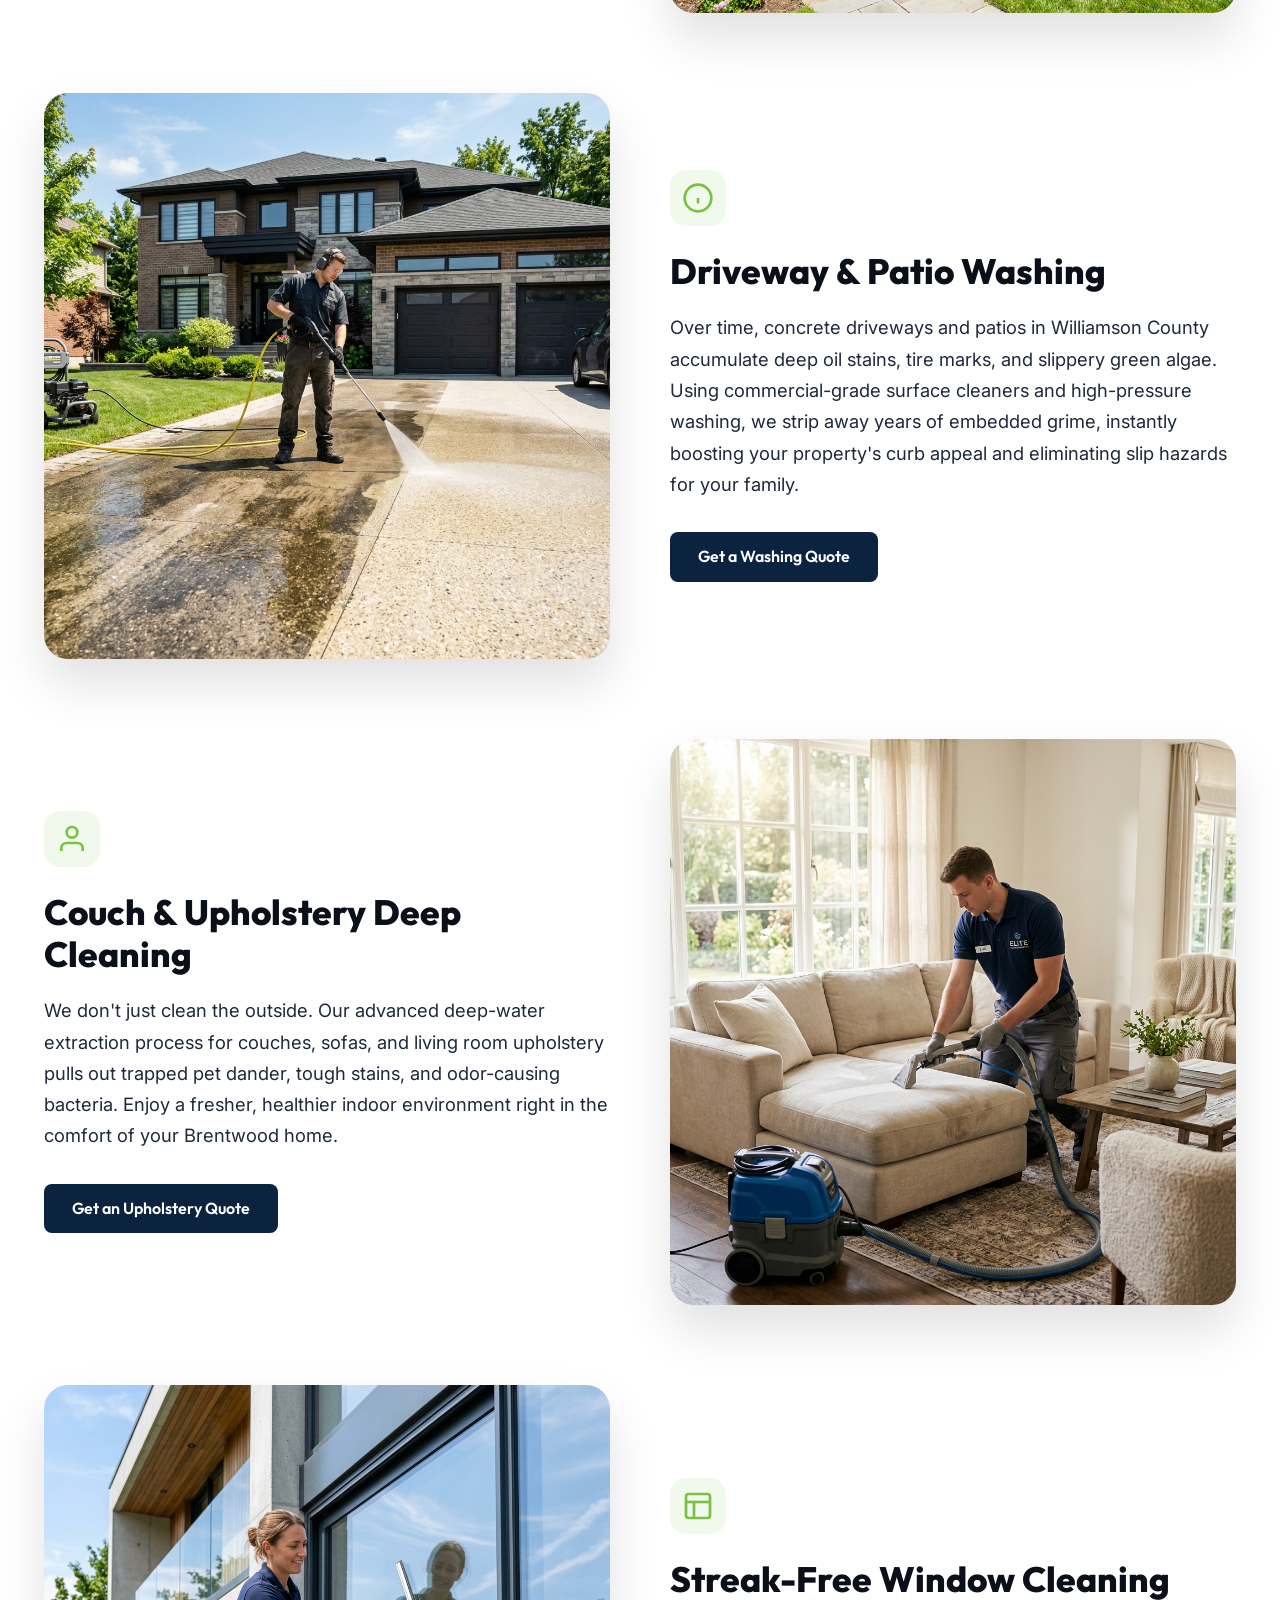
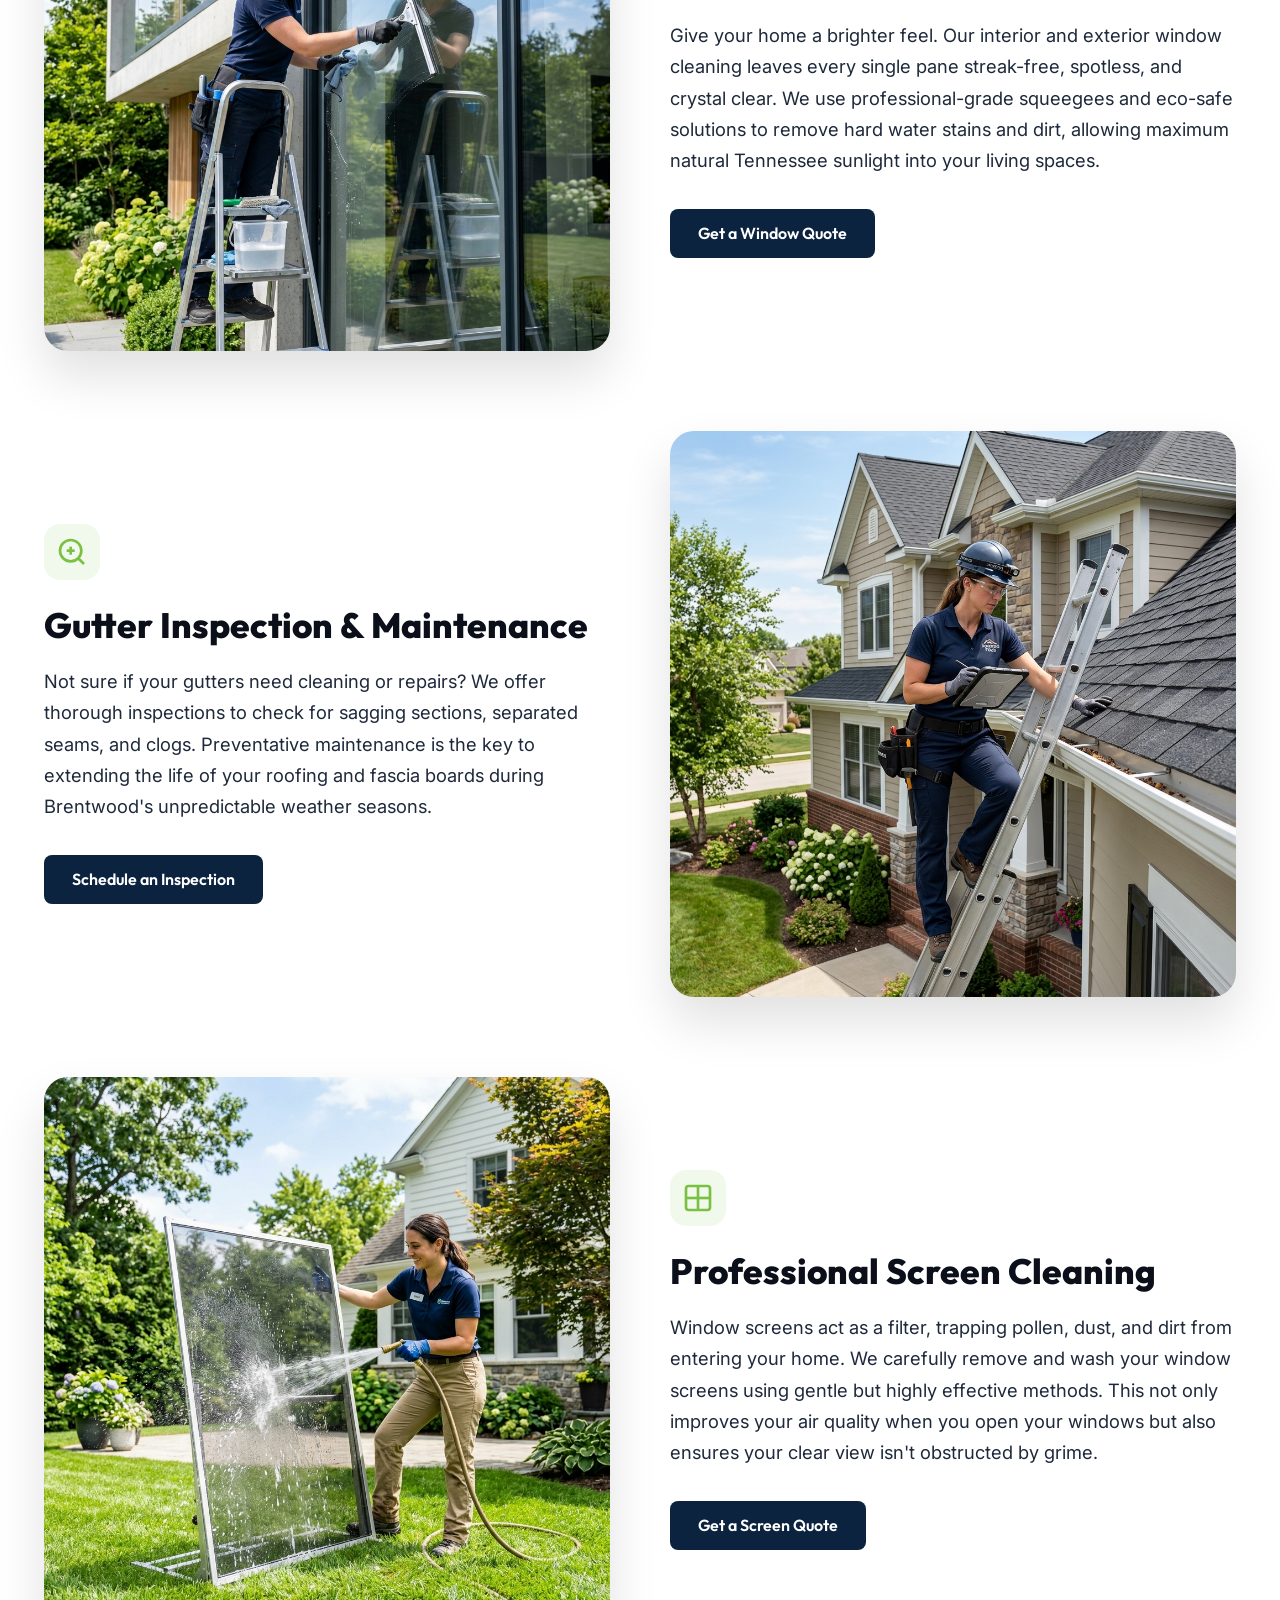
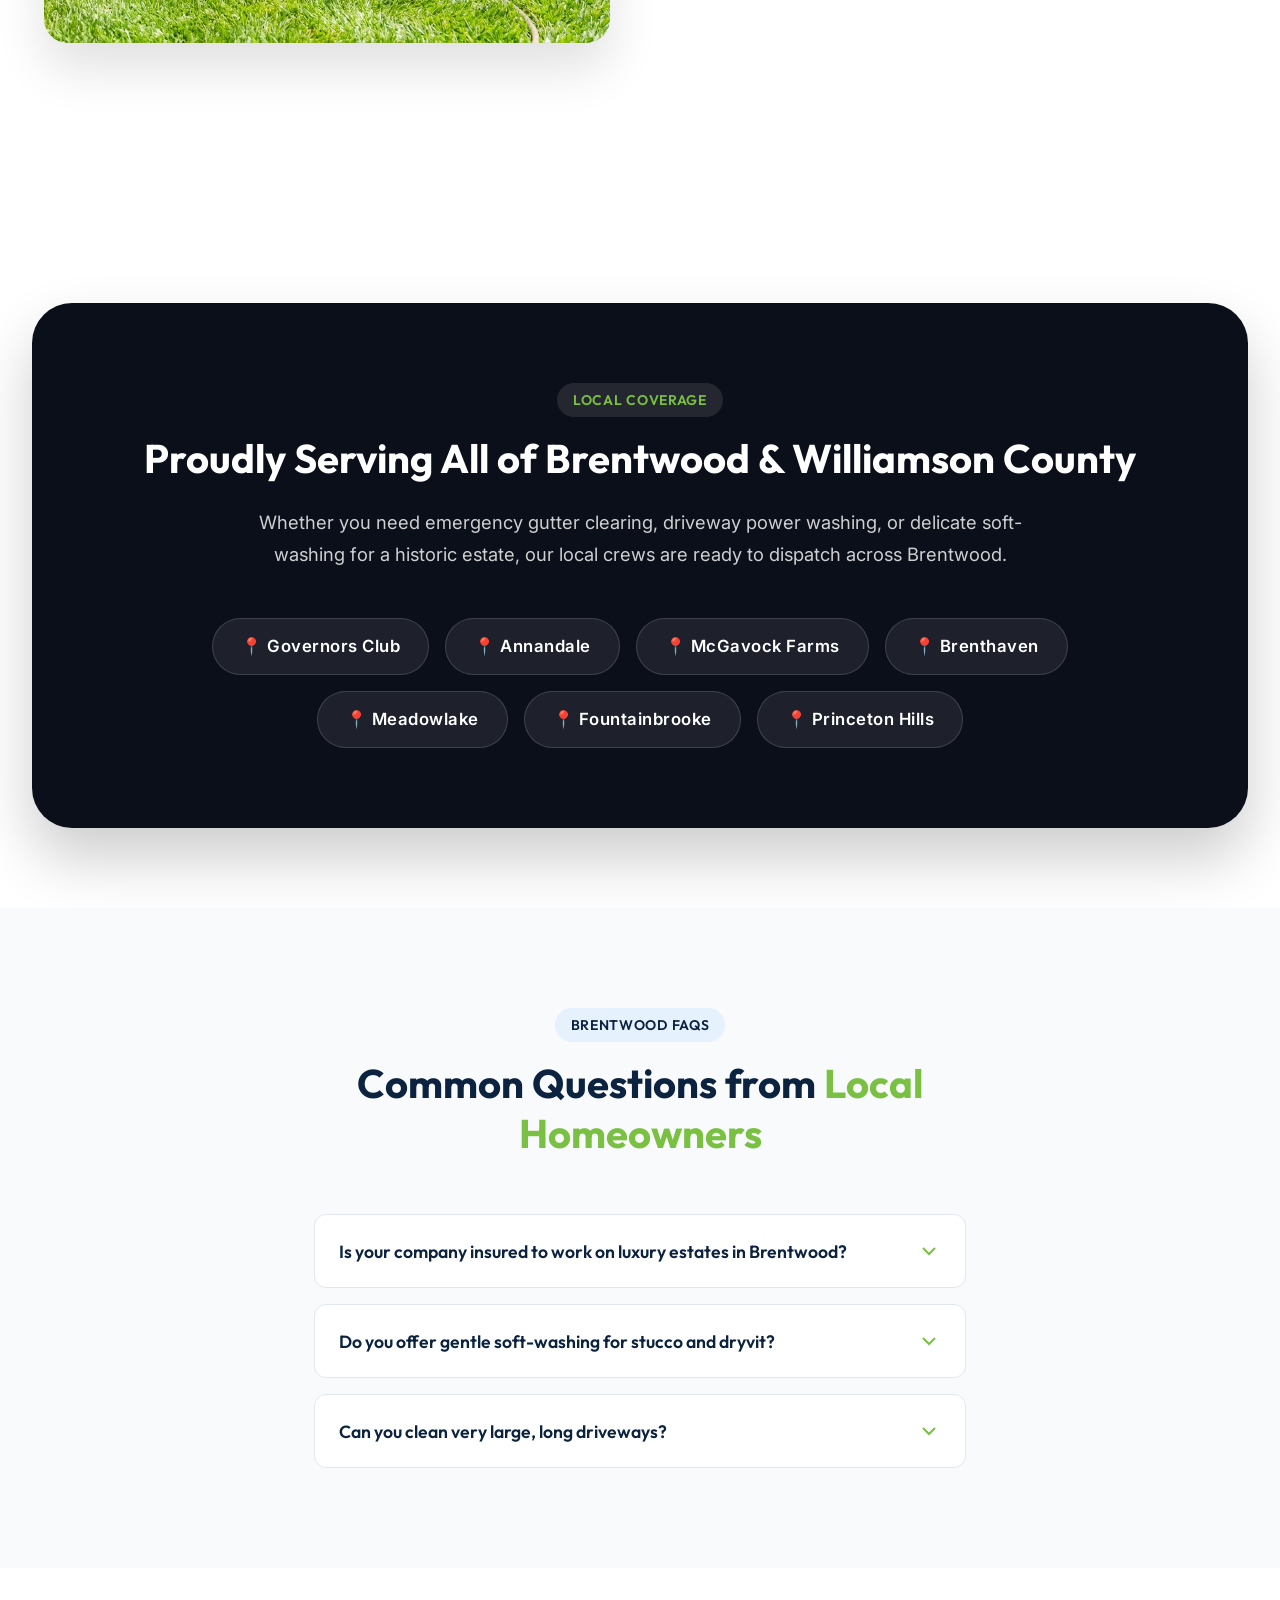
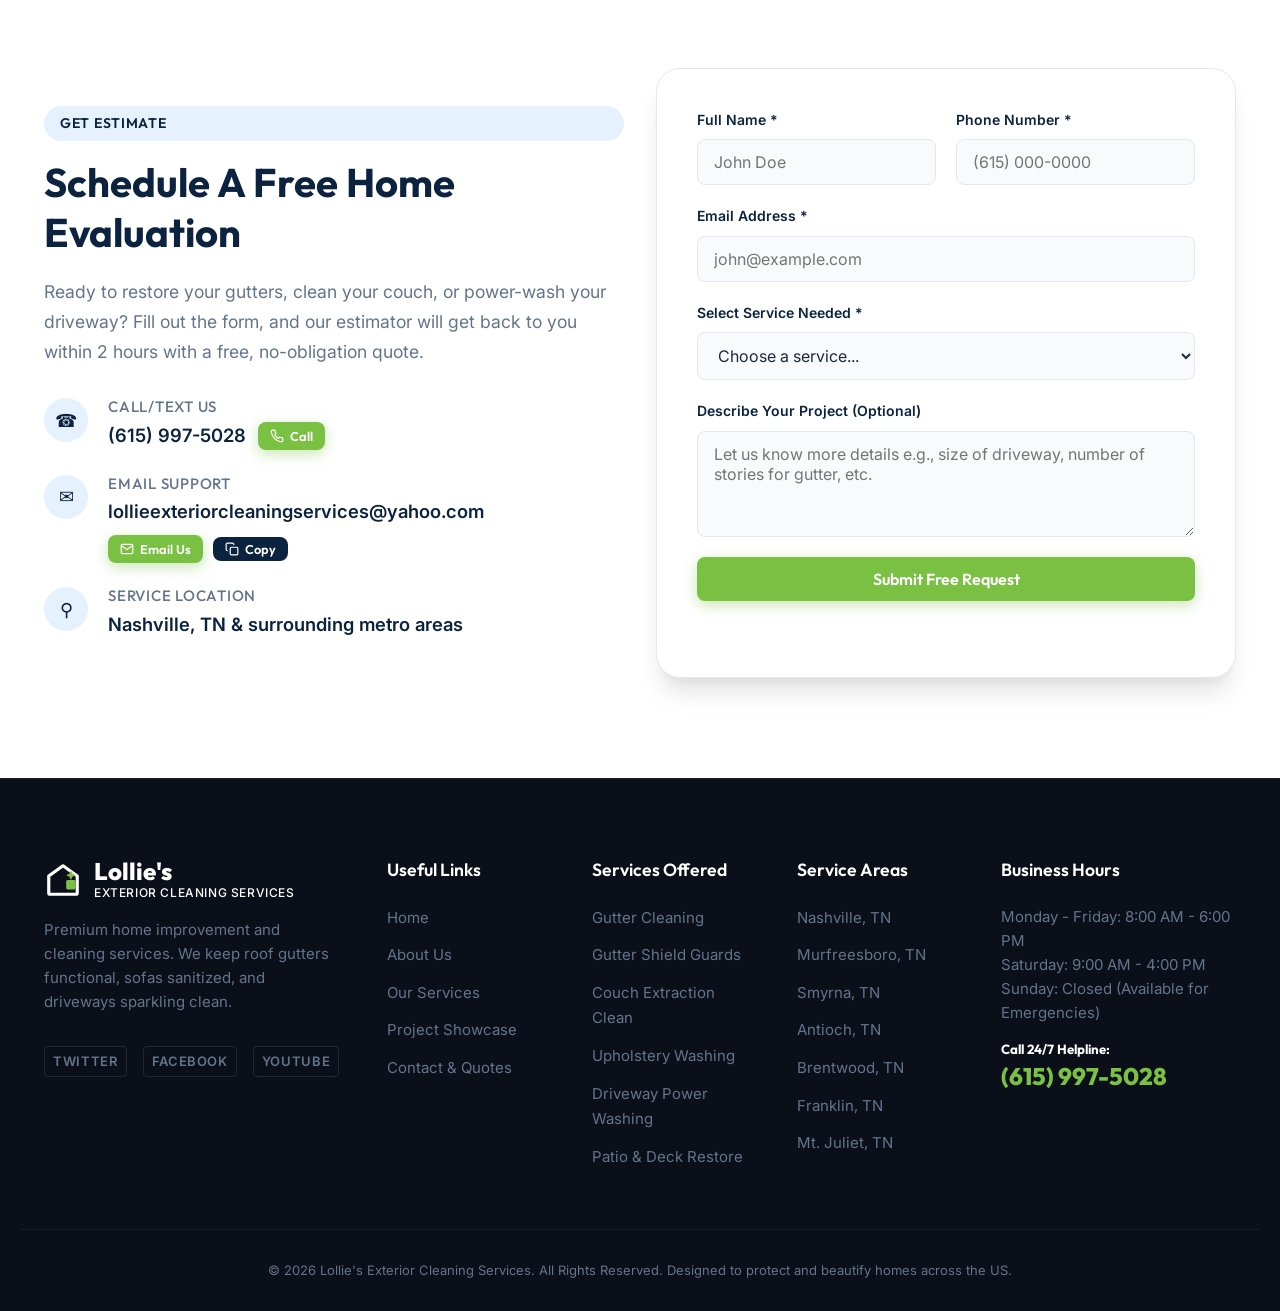
<file: brentwood.html>
<!DOCTYPE html>
<html lang="en">
<head>
    <meta charset="UTF-8">
    <meta name="viewport" content="width=device-width, initial-scale=1.0">
    <title>Luxury Estate Exterior Cleaning in Brentwood, TN | Lollie's</title>
    
    <!-- Favicon -->
    <link rel="icon" type="image/svg+xml" href="favicon.svg?v=2">
    
    <!-- SEO Meta Tags -->
    <meta name="description" content="Premium soft-washing, driveway cleaning, and gutter maintenance for luxury estates in Brentwood, TN. Fully licensed, insured, and damage-free.">
    <meta name="keywords" content="gutter cleaning Nashville TN, couch cleaning Murfreesboro, upholstery cleaning Smyrna TN, driveway pressure washing Franklin TN, power washing Brentwood, exterior cleaning Antioch TN, gutter cleaning Mt Juliet, pressure washing Nashville, lollies exterior cleaning services Tennessee">
    <meta name="robots" content="index, follow">
    <link rel="canonical" href="https://lolliesexteriorcleaningservices.com/">

    <!-- Open Graph / Facebook -->
    <meta property="og:type" content="website">
    <meta property="og:url" content="https://lolliesexteriorcleaningservices.com/">
    <meta property="og:title" content="Lollie's Exterior Cleaning Services | Gutter, Couch & Driveway Cleaning Nashville TN">
    <meta property="og:description" content="Premium property care services in Middle Tennessee. From roof gutters to living room couches and concrete driveways, we keep your home spotless, safe, and beautiful.">
    <meta property="og:image" content="assets/images/hero_technician.png">

    <!-- Twitter -->
    <meta property="twitter:card" content="summary_large_image">
    <meta property="twitter:url" content="https://lolliesexteriorcleaningservices.com/">
    <meta property="twitter:title" content="Lollie's Exterior Cleaning Services | Gutter, Couch & Driveway Cleaning Nashville TN">
    <meta property="twitter:description" content="Premium property care services in Middle Tennessee. From roof gutters to living room couches and concrete driveways, we keep your home spotless, safe, and beautiful.">
    <meta property="twitter:image" content="assets/images/hero_technician.png">

    <!-- Google Fonts -->
    <link rel="preconnect" href="https://fonts.googleapis.com">
    <link rel="preconnect" href="https://fonts.gstatic.com" crossorigin>
    <link href="https://fonts.googleapis.com/css2?family=Inter:wght@300;400;500;600;700&family=Outfit:wght@400;500;600;700;800&display=swap" rel="stylesheet">

    <!-- Stylesheets -->
    <link rel="stylesheet" href="style.css?v=2.4">

    <!-- JSON-LD Local Business Structured Data for SEO -->
    <script type="application/ld+json">
    {
      "@context": "https://schema.org",
      "@type": "HomeAndConstructionBusiness",
      "name": "Lollie's Exterior Cleaning Services",
      "image": "assets/images/hero_technician.png",
      "url": "https://lolliesexteriorcleaningservices.com/",
      "telephone": "615-997-5028",
      "email": "lollieexteriorcleaningservices@yahoo.com",
      "priceRange": "$$",
      "address": {
        "@type": "PostalAddress",
        "streetAddress": "Nashville Area",
        "addressLocality": "Nashville",
        "addressRegion": "TN",
        "postalCode": "37211",
        "addressCountry": "US"
      },
      "geo": {
        "@type": "GeoCoordinates",
        "latitude": 36.1627,
        "longitude": -86.7816
      },
      "openingHoursSpecification": {
        "@type": "OpeningHoursSpecification",
        "dayOfWeek": [
          "Monday",
          "Tuesday",
          "Wednesday",
          "Thursday",
          "Friday",
          "Saturday"
        ],
        "opens": "08:00",
        "closes": "18:00"
      },
      "sameAs": [
        "https://www.facebook.com/lolliesexteriorcleaningservices",
        "https://twitter.com/lolliesexterior",
        "https://www.youtube.com/lolliesexteriorcleaningservices"
      ],
      "areaServed": [
        {"@type": "City", "name": "Nashville", "sameAs": "https://en.wikipedia.org/wiki/Nashville,_Tennessee"},
        {"@type": "City", "name": "Murfreesboro", "sameAs": "https://en.wikipedia.org/wiki/Murfreesboro,_Tennessee"},
        {"@type": "City", "name": "Smyrna", "sameAs": "https://en.wikipedia.org/wiki/Smyrna,_Tennessee"},
        {"@type": "City", "name": "Antioch", "sameAs": "https://en.wikipedia.org/wiki/Antioch,_Tennessee"},
        {"@type": "City", "name": "Brentwood", "sameAs": "https://en.wikipedia.org/wiki/Brentwood,_Tennessee"},
        {"@type": "City", "name": "Franklin", "sameAs": "https://en.wikipedia.org/wiki/Franklin,_Tennessee"},
        {"@type": "City", "name": "Mt. Juliet", "sameAs": "https://en.wikipedia.org/wiki/Mount_Juliet,_Tennessee"}
      ],
      "hasOfferCatalog": {
        "@type": "OfferCatalog",
        "name": "Property Care Services",
        "itemListElement": [
          {
            "@type": "Offer",
            "itemOffered": {
              "@type": "Service",
              "name": "Window Cleaning"
            }
          },
          {
            "@type": "Offer",
            "itemOffered": {
              "@type": "Service",
              "name": "Gutter Cleaning"
            }
          },
          {
            "@type": "Offer",
            "itemOffered": {
              "@type": "Service",
              "name": "Gutter Inspection"
            }
          },
          {
            "@type": "Offer",
            "itemOffered": {
              "@type": "Service",
              "name": "Screen Cleaning"
            }
          },
          {
            "@type": "Offer",
            "itemOffered": {
              "@type": "Service",
              "name": "Couch & Upholstery Deep Cleaning"
            }
          },
          {
            "@type": "Offer",
            "itemOffered": {
              "@type": "Service",
              "name": "Driveway & Patio Pressure Washing"
            }
          },
          {
            "@type": "Offer",
            "itemOffered": {
              "@type": "Service",
              "name": "Seasonal Packages"
            }
          },
          {
            "@type": "Offer",
            "itemOffered": {
              "@type": "Service",
              "name": "Commercial Cleaning Properties"
            }
          }
        ]
      }
    }
    <!-- FAQ Schema for AEO -->
    <script type="application/ld+json">
    {
  "@context": "https://schema.org",
  "@type": "FAQPage",
  "mainEntity": [
    {
      "@type": "Question",
      "name": "Is your company insured to work on luxury estates in Brentwood?",
      "acceptedAnswer": {
        "@type": "Answer",
        "text": "Absolutely. We carry comprehensive commercial liability insurance, giving you total peace of mind when we work on your high-value property."
      }
    },
    {
      "@type": "Question",
      "name": "Do you offer gentle soft-washing for stucco and dryvit?",
      "acceptedAnswer": {
        "@type": "Answer",
        "text": "Yes, we specialize in cleaning delicate exterior surfaces like stucco, dryvit, and painted brick using our no-pressure soft-washing system."
      }
    },
    {
      "@type": "Question",
      "name": "Can you clean very large, long driveways?",
      "acceptedAnswer": {
        "@type": "Answer",
        "text": "Yes, we have commercial-grade equipment capable of rapidly and evenly cleaning extensive estate driveways and large concrete courtyards."
      }
    }
  ]
}
    </script>
    <link rel="stylesheet" href="local-pages.css?v=2.9">
</head>
<body>

    <!-- Header Navigation -->
    <header class="header">
        <div class="container header-container">
            <a href="index.html" class="logo-wrapper" id="home-logo">
                <!-- SVG Logo: House + Sparkle -->
                <svg class="logo-icon" viewBox="0 0 24 24" fill="none" xmlns="http://www.w3.org/2000/svg">
                    <path d="M3 9.5L12 3L21 9.5V20C21 20.5523 20.5523 21 20 21H4C3.44772 21 3 20.5523 3 20V9.5Z" stroke="currentColor" stroke-width="2" stroke-linejoin="round"/>
                    <path d="M19 13H15V17H19V13Z" stroke="#7ac143" stroke-width="2" stroke-linejoin="round" fill="#7ac143"/>
                    <path d="M10 12L7 15L10 18" stroke="currentColor" stroke-width="2" stroke-linecap="round" stroke-linejoin="round"/>
                    <path d="M17 6L18 8L20 9L18 10L17 12L16 10L14 9L16 8L17 6Z" fill="#7ac143"/>
                </svg>
                <div class="logo-text">
                    <span class="logo-title">Lollie's</span>
                    <span class="logo-subtitle">Exterior Cleaning Services</span>
                </div>
            </a>

            <nav class="nav-menu">
                <a href="index.html" class="nav-link active">Home</a>
                <a href="index.html#about" class="nav-link">About</a>
                <a href="index.html#services" class="nav-link">Services</a>
                <a href="index.html#before-after" class="nav-link">Showcase</a>
                <div class="nav-item-dropdown">
                    <a href="index.html#service-areas" class="nav-link">Areas <svg viewBox="0 0 24 24" width="14" height="14" fill="none" stroke="currentColor" stroke-width="2" style="vertical-align: middle; margin-left: 4px; margin-top: -2px;"><polyline points="6 9 12 15 18 9"></polyline></svg></a>
                    <div class="dropdown-menu">
                        <a href="nashville.html">Nashville</a>
                        <a href="franklin.html">Franklin</a>
                        <a href="murfreesboro.html">Murfreesboro</a>
                        <a href="smyrna.html">Smyrna</a>
                        <a href="antioch.html">Antioch</a>
                        <a href="brentwood.html">Brentwood</a>
                        <a href="mt-juliet.html">Mt. Juliet</a>
                    </div>
                </div>
                <a href="#contact" class="nav-link">Contact</a>
            </nav>

            <div class="header-actions">
                <a href="tel:6159975028" class="phone-call-header-mobile" aria-label="Call Us Now">
                    <svg viewBox="0 0 24 24" fill="none" stroke="currentColor" stroke-width="2" stroke-linecap="round" stroke-linejoin="round">
                        <path d="M22 16.92v3a2 2 0 0 1-2.18 2 19.79 19.79 0 0 1-8.63-3.07 19.5 19.5 0 0 1-6-6 19.79 19.79 0 0 1-3.07-8.67A2 2 0 0 1 4.11 2h3a2 2 0 0 1 2 1.72 12.84 12.84 0 0 0 .7 2.81 2 2 0 0 1-.45 2.11L8.09 9.91a16 16 0 0 0 6 6l1.27-1.27a2 2 0 0 1 2.11-.45 12.84 12.84 0 0 0 2.81.7A2 2 0 0 1 22 16.92z"></path>
                    </svg>
                </a>
                <a href="#contact" class="btn btn-primary nav-btn" id="nav-quote-btn">Get Estimate</a>
            </div>
            
            <button class="mobile-menu-toggle" aria-label="Toggle Navigation Menu">
                <span></span>
                <span></span>
                <span></span>
            </button>
        </div>
    </header>

    <main>
        <!-- Custom Local Hero -->
        <section class="local-hero-full" style="background-image: url('assets/images/brentwood_hero.png');">
            <div class="local-hero-overlay"></div>
            <div class="local-hero-content">
                <h1 class="local-hero-title">
                    Brentwood's Premier <span class="highlight-green">Exterior Cleaning.</span>
                </h1>
                <p class="local-hero-subtitle">
                    Premium property care for Brentwood's finest homes. We offer discrete, highly professional soft-washing, gutter maintenance, and window cleaning for luxury estates.
                </p>
                <div class="local-hero-buttons">
                    <a href="#contact" class="btn btn-primary btn-arrow">Get a Free Brentwood Quote
                        <svg class="arrow-icon" style="width:20px;height:20px;margin-left:8px;" viewBox="0 0 24 24" fill="none" stroke="currentColor" stroke-width="2" stroke-linecap="round" stroke-linejoin="round">
                            <line x1="5" y1="12" x2="19" y2="12"></line>
                            <polyline points="12 5 19 12 12 19"></polyline>
                        </svg>
                    </a>
                </div>
            </div>
        </section>

        <!-- Trust Bar -->
        <div class="trust-bar">
            <div class="trust-bar-container">
                <div class="trust-item">
                    <svg viewBox="0 0 24 24" class="trust-icon" style="width:28px;height:28px" fill="none" stroke="currentColor" stroke-width="2"><path d="M12 22s8-4 8-10V5l-8-3-8 3v7c0 6 8 10 8 10z"></path></svg>
                    100% Local to TN
                </div>
                <div class="trust-item">
                    <svg viewBox="0 0 24 24" class="trust-icon" style="width:28px;height:28px" fill="none" stroke="currentColor" stroke-width="2"><path d="M21 10c0 7-9 13-9 13s-9-6-9-13a9 9 0 0 1 18 0z"></path><circle cx="12" cy="10" r="3"></circle></svg>
                    Serving Williamson County
                </div>
                <div class="trust-item">
                    <svg viewBox="0 0 24 24" class="trust-icon" style="width:28px;height:28px" fill="none" stroke="currentColor" stroke-width="2"><path d="M12 2v20M17 5H9.5a3.5 3.5 0 0 0 0 7h5a3.5 3.5 0 0 1 0 7H6"></path></svg>
                    Affordable Pricing
                </div>
            </div>
        </div>

        <!-- NEW SEO SECTION: Climate & Home Protection (PREMIUM LAYOUT) -->
        <section class="py-large" style="background: linear-gradient(135deg, var(--light) 0%, var(--white) 100%);">
            <div class="container">
                <div class="grid grid-2" style="align-items: center; gap: 60px;">
                    <div>
                        <span class="section-tag">Local Climate Focus</span>
                        <h2 class="section-title" style="text-align: left;">Maintaining Brentwood's High Standards</h2>
                        <p style="font-size: 1.15rem; color: var(--gray); line-height: 1.8; margin-bottom: 20px; text-align: left;">
                            Brentwood's luxury estates feature beautiful architectural details, from expansive stucco walls to intricate stone walkways. However, Tennessee's climate doesn't discriminate. Algae and mold will eventually take hold, severely detracting from your estate's immaculate appearance and potentially damaging expensive siding materials.
                        </p>
                    </div>
                    <div style="background: var(--white); padding: 40px; border-radius: 24px; box-shadow: 0 20px 40px rgba(0,0,0,0.05); border: 1px solid var(--border);">
                        <div style="display: flex; align-items: flex-start; gap: 20px; margin-bottom: 32px;">
                            <div style="background: rgba(122,193,67,0.1); color: var(--secondary); padding: 16px; border-radius: 50%;">
                                <svg width="28" height="28" viewBox="0 0 24 24" fill="none" stroke="currentColor" stroke-width="2"><path d="M12 2v20M17 5H9.5a3.5 3.5 0 0 0 0 7h5a3.5 3.5 0 0 1 0 7H6"></path></svg>
                            </div>
                            <div>
                                <h4 style="font-size: 1.3rem; font-weight: 700; color: var(--dark); margin-bottom: 8px;">Damage Prevention</h4>
                                <p style="color: var(--gray); line-height: 1.6; font-size: 1.05rem; margin: 0;">We provide meticulous preventative maintenance, including gutter inspections, to protect your high-value property from unexpected water damage.</p>
                            </div>
                        </div>
                        <div style="display: flex; align-items: flex-start; gap: 20px;">
                            <div style="background: rgba(30,58,138,0.1); color: var(--primary); padding: 16px; border-radius: 50%;">
                                <svg width="28" height="28" viewBox="0 0 24 24" fill="none" stroke="currentColor" stroke-width="2"><path d="M12 22s8-4 8-10V5l-8-3-8 3v7c0 6 8 10 8 10z"></path></svg>
                            </div>
                            <div>
                                <h4 style="font-size: 1.3rem; font-weight: 700; color: var(--dark); margin-bottom: 8px;">Safe Soft-Washing</h4>
                                <p style="color: var(--gray); line-height: 1.6; font-size: 1.05rem; margin: 0;">Our premium soft-washing service is the ONLY safe way to clean delicate luxury exteriors like stucco and imported stone without etching or damage.</p>
                            </div>
                        </div>
                    </div>
                </div>
            </div>
        </section>

        <!-- Why Choose Us -->
        <section class="local-why-us">
            <div class="container why-grid">
                <div class="why-image-wrapper">
                    <img src="assets/images/brentwood_hero.png" alt="Brentwood Property Pressure Washing" style="max-width: 100%; border-radius: 20px; box-shadow: 0 15px 30px rgba(0,0,0,0.1);">
                </div>
                <div class="why-content">
                    <span class="section-tag">Local Expertise</span>
                    <h2>Why Brentwood Trusts Lollie's</h2>
                    <p>
                        Brentwood homeowners demand perfection, reliability, and discretion. Our professional crews arrive in uniform, use state-of-the-art equipment, and treat your estate with the highest level of care. We are fully licensed, heavily insured, and highly reviewed.
                    </p>
                    <ul class="why-list">
                        <li><svg viewBox="0 0 24 24" style="width:24px;height:24px; margin-right: 8px;" fill="none" stroke="currentColor" stroke-width="2"><polyline points="20 6 9 17 4 12"></polyline></svg> <strong>Eco-Friendly Solutions:</strong> Safe for your pets, lawn, and Tennessee waterways.</li>
                        <li><svg viewBox="0 0 24 24" style="width:24px;height:24px; margin-right: 8px;" fill="none" stroke="currentColor" stroke-width="2"><polyline points="20 6 9 17 4 12"></polyline></svg> <strong>Fully Licensed & Insured:</strong> Total peace of mind for residential and commercial properties.</li>
                        <li><svg viewBox="0 0 24 24" style="width:24px;height:24px; margin-right: 8px;" fill="none" stroke="currentColor" stroke-width="2"><polyline points="20 6 9 17 4 12"></polyline></svg> <strong>Damage-Free Guarantee:</strong> We utilize soft-washing for delicate surfaces to prevent etching.</li>
                    </ul>
                    <a href="#contact" class="btn btn-secondary mt-small">Get a Free Evaluation</a>
                </div>
            </div>
        </section>

        <!-- PREMIUM ZIG-ZAG SERVICES LAYOUT -->
        <section id="services" class="zig-zag-section bg-light">
            <div class="container">
                <div class="text-center mb-large">
                    <span class="section-tag">Brentwood Exterior Services</span>
                    <h2 class="section-title">Comprehensive Property Care</h2>
                    <p style="max-width: 700px; margin: 0 auto; color: var(--gray); font-size: 1.15rem; line-height: 1.6;">We offer a full suite of exterior and interior cleaning services designed specifically for the needs of Brentwood homeowners and property managers.</p>
                </div>

                <!-- Zig Zag Row 1 -->
                <div class="zig-zag-row">
                    <div class="zig-zag-image">
                        <img src="assets/images/srv_gutter.png" alt="Professional Gutter Cleaning Brentwood">
                    </div>
                    <div class="zig-zag-content">
                        <div class="zig-zag-icon">
                            <svg viewBox="0 0 24 24" fill="none" stroke="currentColor" stroke-width="2"><path d="M3 3h18v18H3z"></path><path d="M12 8v8"></path><path d="M8 12h8"></path></svg>
                        </div>
                        <h3 class="zig-zag-title">Professional Gutter Cleaning</h3>
                        <p class="zig-zag-desc">Heavy spring rains and autumn leaf drops can quickly overwhelm your drainage system. We safely remove sludge, leaves, and debris from your gutters and downspouts in Brentwood, ensuring proper water flow. This critical maintenance prevents water from pooling around your foundation, which can lead to flooded basements and expensive structural repairs.</p>
                        <a href="#contact" class="btn btn-secondary">Get a Gutter Quote</a>
                    </div>
                </div>

                <!-- Zig Zag Row 2 -->
                <div class="zig-zag-row">
                    <div class="zig-zag-image">
                        <img src="assets/images/srv_driveway.png" alt="Driveway & Patio Washing Brentwood">
                    </div>
                    <div class="zig-zag-content">
                        <div class="zig-zag-icon">
                            <svg viewBox="0 0 24 24" fill="none" stroke="currentColor" stroke-width="2"><circle cx="12" cy="12" r="10"></circle><path d="M12 16v-4"></path><path d="M12 8h.01"></path></svg>
                        </div>
                        <h3 class="zig-zag-title">Driveway & Patio Washing</h3>
                        <p class="zig-zag-desc">Over time, concrete driveways and patios in Williamson County accumulate deep oil stains, tire marks, and slippery green algae. Using commercial-grade surface cleaners and high-pressure washing, we strip away years of embedded grime, instantly boosting your property's curb appeal and eliminating slip hazards for your family.</p>
                        <a href="#contact" class="btn btn-secondary">Get a Washing Quote</a>
                    </div>
                </div>

                <!-- Zig Zag Row 3 -->
                <div class="zig-zag-row">
                    <div class="zig-zag-image">
                        <img src="assets/images/srv_upholstery.png" alt="Couch & Upholstery Cleaning Brentwood">
                    </div>
                    <div class="zig-zag-content">
                        <div class="zig-zag-icon">
                            <svg viewBox="0 0 24 24" fill="none" stroke="currentColor" stroke-width="2"><path d="M20 21v-2a4 4 0 0 0-4-4H8a4 4 0 0 0-4 4v2"></path><circle cx="12" cy="7" r="4"></circle></svg>
                        </div>
                        <h3 class="zig-zag-title">Couch & Upholstery Deep Cleaning</h3>
                        <p class="zig-zag-desc">We don't just clean the outside. Our advanced deep-water extraction process for couches, sofas, and living room upholstery pulls out trapped pet dander, tough stains, and odor-causing bacteria. Enjoy a fresher, healthier indoor environment right in the comfort of your Brentwood home.</p>
                        <a href="#contact" class="btn btn-secondary">Get an Upholstery Quote</a>
                    </div>
                </div>

                <!-- Zig Zag Row 4 -->
                <div class="zig-zag-row">
                    <div class="zig-zag-image">
                        <img src="assets/images/srv_window.png" alt="Window Cleaning Brentwood">
                    </div>
                    <div class="zig-zag-content">
                        <div class="zig-zag-icon">
                            <svg viewBox="0 0 24 24" fill="none" stroke="currentColor" stroke-width="2"><rect x="3" y="3" width="18" height="18" rx="2" ry="2"></rect><line x1="3" y1="9" x2="21" y2="9"></line><line x1="9" y1="21" x2="9" y2="9"></line></svg>
                        </div>
                        <h3 class="zig-zag-title">Streak-Free Window Cleaning</h3>
                        <p class="zig-zag-desc">Give your home a brighter feel. Our interior and exterior window cleaning leaves every single pane streak-free, spotless, and crystal clear. We use professional-grade squeegees and eco-safe solutions to remove hard water stains and dirt, allowing maximum natural Tennessee sunlight into your living spaces.</p>
                        <a href="#contact" class="btn btn-secondary">Get a Window Quote</a>
                    </div>
                </div>

                <!-- Zig Zag Row 5 -->
                <div class="zig-zag-row">
                    <div class="zig-zag-image">
                        <img src="assets/images/srv_inspection.png" alt="Gutter Inspection Brentwood">
                    </div>
                    <div class="zig-zag-content">
                        <div class="zig-zag-icon">
                            <svg viewBox="0 0 24 24" fill="none" stroke="currentColor" stroke-width="2"><circle cx="11" cy="11" r="8"></circle><line x1="21" y1="21" x2="16.65" y2="16.65"></line><line x1="11" y1="8" x2="11" y2="14"></line><line x1="8" y1="11" x2="14" y2="11"></line></svg>
                        </div>
                        <h3 class="zig-zag-title">Gutter Inspection & Maintenance</h3>
                        <p class="zig-zag-desc">Not sure if your gutters need cleaning or repairs? We offer thorough inspections to check for sagging sections, separated seams, and clogs. Preventative maintenance is the key to extending the life of your roofing and fascia boards during Brentwood's unpredictable weather seasons.</p>
                        <a href="#contact" class="btn btn-secondary">Schedule an Inspection</a>
                    </div>
                </div>

                <!-- Zig Zag Row 6 -->
                <div class="zig-zag-row">
                    <div class="zig-zag-image">
                        <img src="assets/images/srv_screen.png" alt="Screen Cleaning Brentwood">
                    </div>
                    <div class="zig-zag-content">
                        <div class="zig-zag-icon">
                            <svg viewBox="0 0 24 24" fill="none" stroke="currentColor" stroke-width="2"><rect x="3" y="3" width="18" height="18" rx="2" ry="2"></rect><line x1="3" y1="12" x2="21" y2="12"></line><line x1="12" y1="3" x2="12" y2="21"></line></svg>
                        </div>
                        <h3 class="zig-zag-title">Professional Screen Cleaning</h3>
                        <p class="zig-zag-desc">Window screens act as a filter, trapping pollen, dust, and dirt from entering your home. We carefully remove and wash your window screens using gentle but highly effective methods. This not only improves your air quality when you open your windows but also ensures your clear view isn't obstructed by grime.</p>
                        <a href="#contact" class="btn btn-secondary">Get a Screen Quote</a>
                    </div>
                </div>

            </div>
        </section>

        <!-- SEO SECTION: Neighborhoods We Serve (PREMIUM DARK LAYOUT) -->
        <section class="py-large" style="background: var(--dark); color: var(--white); text-align: center; border-radius: 40px; margin: 80px auto; max-width: 95%; padding: 80px 20px; box-shadow: 0 30px 60px rgba(0,0,0,0.2);">
            <div class="container">
                <span class="section-tag" style="background: rgba(255,255,255,0.1); color: var(--secondary);">Local Coverage</span>
                <h2 class="section-title text-white" style="margin-bottom: 24px;">Proudly Serving All of Brentwood & Williamson County</h2>
                <p style="color: rgba(255,255,255,0.8); font-size: 1.15rem; line-height: 1.7; max-width: 800px; margin: 0 auto 48px;">
                    Whether you need emergency gutter clearing, driveway power washing, or delicate soft-washing for a historic estate, our local crews are ready to dispatch across Brentwood.
                </p>
                <div style="display: flex; flex-wrap: wrap; justify-content: center; gap: 16px; max-width: 1000px; margin: 0 auto;">
                    <span style="background: rgba(255,255,255,0.08); border: 1px solid rgba(255,255,255,0.15); padding: 14px 28px; border-radius: 100px; font-weight: 600; font-size: 1.05rem; letter-spacing: 0.5px;">📍 Governors Club</span>
                    <span style="background: rgba(255,255,255,0.08); border: 1px solid rgba(255,255,255,0.15); padding: 14px 28px; border-radius: 100px; font-weight: 600; font-size: 1.05rem; letter-spacing: 0.5px;">📍 Annandale</span>
                    <span style="background: rgba(255,255,255,0.08); border: 1px solid rgba(255,255,255,0.15); padding: 14px 28px; border-radius: 100px; font-weight: 600; font-size: 1.05rem; letter-spacing: 0.5px;">📍 McGavock Farms</span>
                    <span style="background: rgba(255,255,255,0.08); border: 1px solid rgba(255,255,255,0.15); padding: 14px 28px; border-radius: 100px; font-weight: 600; font-size: 1.05rem; letter-spacing: 0.5px;">📍 Brenthaven</span>
                    <span style="background: rgba(255,255,255,0.08); border: 1px solid rgba(255,255,255,0.15); padding: 14px 28px; border-radius: 100px; font-weight: 600; font-size: 1.05rem; letter-spacing: 0.5px;">📍 Meadowlake</span>
                    <span style="background: rgba(255,255,255,0.08); border: 1px solid rgba(255,255,255,0.15); padding: 14px 28px; border-radius: 100px; font-weight: 600; font-size: 1.05rem; letter-spacing: 0.5px;">📍 Fountainbrooke</span>
                    <span style="background: rgba(255,255,255,0.08); border: 1px solid rgba(255,255,255,0.15); padding: 14px 28px; border-radius: 100px; font-weight: 600; font-size: 1.05rem; letter-spacing: 0.5px;">📍 Princeton Hills</span>
                </div>
            </div>
        </section>

        <!-- Local FAQ (Expanded) -->
        <section id="faq" class="faq-section py-large bg-light">
            <div class="container max-w-700">
                <div class="text-center mb-large">
                    <span class="section-tag">Brentwood FAQs</span>
                    <h2 class="section-title">Common Questions from <span class="highlight-green">Local Homeowners</span></h2>
                </div>
                <div class="faq-accordion">
                    
                    <div class="faq-item">
                        <button class="faq-question">
                            <span>Is your company insured to work on luxury estates in Brentwood?</span>
                            <svg viewBox="0 0 24 24" fill="none" stroke="currentColor" stroke-width="2"><path d="M6 9l6 6 6-6"></path></svg>
                        </button>
                        <div class="faq-answer">
                            <p>Absolutely. We carry comprehensive commercial liability insurance, giving you total peace of mind when we work on your high-value property.</p>
                        </div>
                    </div>
                    <div class="faq-item">
                        <button class="faq-question">
                            <span>Do you offer gentle soft-washing for stucco and dryvit?</span>
                            <svg viewBox="0 0 24 24" fill="none" stroke="currentColor" stroke-width="2"><path d="M6 9l6 6 6-6"></path></svg>
                        </button>
                        <div class="faq-answer">
                            <p>Yes, we specialize in cleaning delicate exterior surfaces like stucco, dryvit, and painted brick using our no-pressure soft-washing system.</p>
                        </div>
                    </div>
                    <div class="faq-item">
                        <button class="faq-question">
                            <span>Can you clean very large, long driveways?</span>
                            <svg viewBox="0 0 24 24" fill="none" stroke="currentColor" stroke-width="2"><path d="M6 9l6 6 6-6"></path></svg>
                        </button>
                        <div class="faq-answer">
                            <p>Yes, we have commercial-grade equipment capable of rapidly and evenly cleaning extensive estate driveways and large concrete courtyards.</p>
                        </div>
                    </div>
                </div>
            </div>
        </section>
        
        <!-- Extracted Contact Section from Homepage -->
        <!-- Contact Section / Lead Form -->
        <section id="contact" class="contact-section py-large">
            <div class="container grid grid-2">
                <div class="contact-info-column">
                    <span class="section-tag">Get Estimate</span>
                    <h2 class="section-title">Schedule A Free Home Evaluation</h2>
                    <p class="section-description">
                        Ready to restore your gutters, clean your couch, or power-wash your driveway? Fill out the form, and our estimator will get back to you within 2 hours with a free, no-obligation quote.
                    </p>
                    <div class="contact-details mt-medium">
                        <div class="detail-item">
                            <span class="detail-icon">☎</span>
                            <div>
                                <h5>Call/Text Us</h5>
                                <div style="display: flex; align-items: center; gap: 12px;">
                                    <p><a href="tel:6159975028">(615) 997-5028</a></p>
                                    <a href="tel:6159975028" class="btn btn-primary" style="padding: 4px 12px; font-size: 0.8rem; gap: 6px;">
                                        <svg style="width:14px; height:14px;" viewBox="0 0 24 24" fill="none" stroke="currentColor" stroke-width="2"><path d="M22 16.92v3a2 2 0 0 1-2.18 2 19.79 19.79 0 0 1-8.63-3.07 19.5 19.5 0 0 1-6-6 19.79 19.79 0 0 1-3.07-8.67A2 2 0 0 1 4.11 2h3a2 2 0 0 1 2 1.72 12.84 12.84 0 0 0 .7 2.81 2 2 0 0 1-.45 2.11L8.09 9.91a16 16 0 0 0 6 6l1.27-1.27a2 2 0 0 1 2.11-.45 12.84 12.84 0 0 0 2.81.7A2 2 0 0 1 22 16.92z"></path></svg>
                                        Call
                                    </a>
                                </div>
                            </div>
                        </div>
                        <div class="detail-item">
                            <span class="detail-icon">✉</span>
                            <div>
                                <h5>Email Support</h5>
                                <p><a href="mailto:lollieexteriorcleaningservices@yahoo.com" target="_blank">lollieexteriorcleaningservices@yahoo.com</a></p>
                                <div style="display: flex; align-items: center; gap: 10px; margin-top: 8px;">
                                    <a href="mailto:lollieexteriorcleaningservices@yahoo.com" target="_blank" class="btn btn-primary" style="padding: 4px 12px; font-size: 0.8rem; gap: 6px;">
                                        <svg style="width:14px; height:14px;" viewBox="0 0 24 24" fill="none" stroke="currentColor" stroke-width="2"><path d="M4 4h16c1.1 0 2 .9 2 2v12c0 1.1-.9 2-2 2H4c-1.1 0-2-.9-2-2V6c0-1.1.9-2 2-2z"></path><polyline points="22,6 12,13 2,6"></polyline></svg>
                                        Email Us
                                    </a>
                                    <button onclick="navigator.clipboard.writeText('lollieexteriorcleaningservices@yahoo.com'); const el = document.getElementById('copy-alert'); el.style.display='block'; setTimeout(() => el.style.display='none', 2000);" class="btn btn-secondary" style="padding: 4px 12px; font-size: 0.8rem; gap: 6px; display: flex; align-items: center;">
                                        <svg style="width:14px; height:14px;" viewBox="0 0 24 24" fill="none" stroke="currentColor" stroke-width="2"><rect x="9" y="9" width="13" height="13" rx="2" ry="2"></rect><path d="M5 15H4a2 2 0 0 1-2-2V4a2 2 0 0 1 2-2h9a2 2 0 0 1 2 2v1"></path></svg>
                                        Copy
                                    </button>
                                    <span id="copy-alert" style="display:none; color: var(--secondary); font-size: 0.8rem; font-weight: 600;">Copied!</span>
                                </div>
                            </div>
                        </div>
                        <div class="detail-item">
                            <span class="detail-icon">⚲</span>
                            <div>
                                <h5>Service Location</h5>
                                <p>Nashville, TN & surrounding metro areas</p>
                            </div>
                        </div>
                    </div>
                </div>

                <div class="contact-form-wrapper">
                    <form id="lead-form" class="lead-form">
                        <div class="form-row">
                            <div class="form-group">
                                <label for="form-name">Full Name *</label>
                                <input type="text" id="form-name" required placeholder="John Doe">
                            </div>
                            <div class="form-group">
                                <label for="form-phone">Phone Number *</label>
                                <input type="tel" id="form-phone" required placeholder="(615) 000-0000">
                            </div>
                        </div>
                        <div class="form-group">
                            <label for="form-email">Email Address *</label>
                            <input type="email" id="form-email" required placeholder="john@example.com">
                        </div>
                        <div class="form-group">
                            <label for="form-service">Select Service Needed *</label>
                            <select id="form-service" required>
                                <option value="" disabled selected>Choose a service...</option>
                                <option value="gutter">Gutter Cleaning & Guard Setup</option>
                                <option value="couch">Couch & Upholstery Deep Cleaning</option>
                                <option value="driveway">Driveway & Patio Pressure Washing</option>
                                <option value="multiple">Multiple Cleaning Services</option>
                            </select>
                        </div>
                        <div class="form-group">
                            <label for="form-message">Describe Your Project (Optional)</label>
                            <textarea id="form-message" rows="4" placeholder="Let us know more details e.g., size of driveway, number of stories for gutter, etc."></textarea>
                        </div>
                        <button type="submit" class="btn btn-primary btn-full">Submit Free Request</button>
                        <div id="form-status" class="form-status mt-small text-center"></div>
                    </form>
                </div>
            </div>
        </section>
    </main>

    <!-- Footer -->
    <footer class="footer">
        <div class="container footer-grid">
            <div class="footer-brand">
                <a href="#" class="logo-wrapper text-white">
                    <svg class="logo-icon text-white" viewBox="0 0 24 24" fill="none" xmlns="http://www.w3.org/2000/svg">
                        <path d="M3 9.5L12 3L21 9.5V20C21 20.5523 20.5523 21 20 21H4C3.44772 21 3 20.5523 3 20V9.5Z" stroke="currentColor" stroke-width="2" stroke-linejoin="round"/>
                        <path d="M19 13H15V17H19V13Z" stroke="#7ac143" stroke-width="2" stroke-linejoin="round" fill="#7ac143"/>
                        <path d="M17 6L18 8L20 9L18 10L17 12L16 10L14 9L16 8L17 6Z" fill="#7ac143"/>
                    </svg>
                    <div class="logo-text">
                        <span class="logo-title text-white">Lollie's</span>
                        <span class="logo-subtitle text-white">Exterior Cleaning Services</span>
                    </div>
                </a>
                <p class="footer-tagline mt-small">
                    Premium home improvement and cleaning services. We keep roof gutters functional, sofas sanitized, and driveways sparkling clean.
                </p>
                <div class="social-links-footer mt-medium">
                    <!-- Social icons repeated inside footer -->
                    <a href="https://twitter.com/lolliesexterior" target="_blank" aria-label="Twitter">Twitter</a>
                    <a href="https://facebook.com/lolliesexteriorcleaningservices" target="_blank" aria-label="Facebook">Facebook</a>
                    <a href="https://youtube.com/lolliesexteriorcleaningservices" target="_blank" aria-label="YouTube">YouTube</a>
                </div>
            </div>

            <div class="footer-links">
                <h4>Useful Links</h4>
                <ul>
                    <li><a href="index.html">Home</a></li>
                    <li><a href="index.html#about">About Us</a></li>
                    <li><a href="index.html#services">Our Services</a></li>
                    <li><a href="index.html#before-after">Project Showcase</a></li>
                    <li><a href="index.html#contact">Contact & Quotes</a></li>
                </ul>
            </div>

            <div class="footer-services">
                <h4>Services Offered</h4>
                <ul>
                    <li><a href="index.html#services">Gutter Cleaning</a></li>
                    <li><a href="index.html#services">Gutter Shield Guards</a></li>
                    <li><a href="index.html#services">Couch Extraction Clean</a></li>
                    <li><a href="index.html#services">Upholstery Washing</a></li>
                    <li><a href="index.html#services">Driveway Power Washing</a></li>
                    <li><a href="index.html#services">Patio & Deck Restore</a></li>
                </ul>
            </div>

            <div class="footer-areas">
                <h4>Service Areas</h4>
                <ul>
                    <li><a href="nashville.html">Nashville, TN</a></li>
                    <li><a href="murfreesboro.html">Murfreesboro, TN</a></li>
                    <li><a href="smyrna.html">Smyrna, TN</a></li>
                    <li><a href="antioch.html">Antioch, TN</a></li>
                    <li><a href="brentwood.html">Brentwood, TN</a></li>
                    <li><a href="franklin.html">Franklin, TN</a></li>
                    <li><a href="mt-juliet.html">Mt. Juliet, TN</a></li>
                </ul>
            </div>

            <div class="footer-contact">
                <h4>Business Hours</h4>
                <p class="hours-text">
                    Monday - Friday: 8:00 AM - 6:00 PM<br>
                    Saturday: 9:00 AM - 4:00 PM<br>
                    Sunday: Closed (Available for Emergencies)
                </p>
                <h5 class="mt-small text-white">Call 24/7 Helpline:</h5>
                <p class="phone-link"><a href="tel:6159975028" class="highlight-green">(615) 997-5028</a></p>
            </div>
        </div>

        <div class="container footer-bottom">
            <p>&copy; 2026 Lollie's Exterior Cleaning Services. All Rights Reserved. Designed to protect and beautify homes across the US.</p>
        </div>
    </footer>

    <!-- Mobile App-like Bottom Tab Navigation -->
    <div class="mobile-bottom-nav">
        <a href="#home" class="mobile-nav-item active">
            <svg viewBox="0 0 24 24" fill="none" stroke="currentColor" stroke-width="2">
                <path d="M3 9l9-7 9 7v11a2 2 0 0 1-2 2H5a2 2 0 0 1-2-2z"></path>
            </svg>
            <span>Home</span>
        </a>
        <a href="#services" class="mobile-nav-item">
            <svg viewBox="0 0 24 24" fill="none" stroke="currentColor" stroke-width="2">
                <path d="M12 2L2 7l10 5 10-5-10-5z"></path>
                <path d="M2 17l10 5 10-5M2 12l10 5 10-5"></path>
            </svg>
            <span>Services</span>
        </a>
        <a href="#before-after" class="mobile-nav-item">
            <svg viewBox="0 0 24 24" fill="none" stroke="currentColor" stroke-width="2">
                <path d="M22 11.08V12a10 10 0 1 1-5.93-9.14"></path>
                <polyline points="22 4 12 14.01 9 11.01"></polyline>
            </svg>
            <span>Showcase</span>
        </a>
        <a href="#contact" class="mobile-nav-item">
            <svg viewBox="0 0 24 24" fill="none" stroke="currentColor" stroke-width="2">
                <path d="M4 4h16c1.1 0 2 .9 2 2v12c0 1.1-.9 2-2 2H4c-1.1 0-2-.9-2-2V6c0-1.1.9-2 2-2z"></path>
                <polyline points="22,6 12,13 2,6"></polyline>
            </svg>
            <span>Quote</span>
        </a>
    </div>

    <!-- Scripts -->
    <script src="app.js"></script>
</body>
</html>
</file>
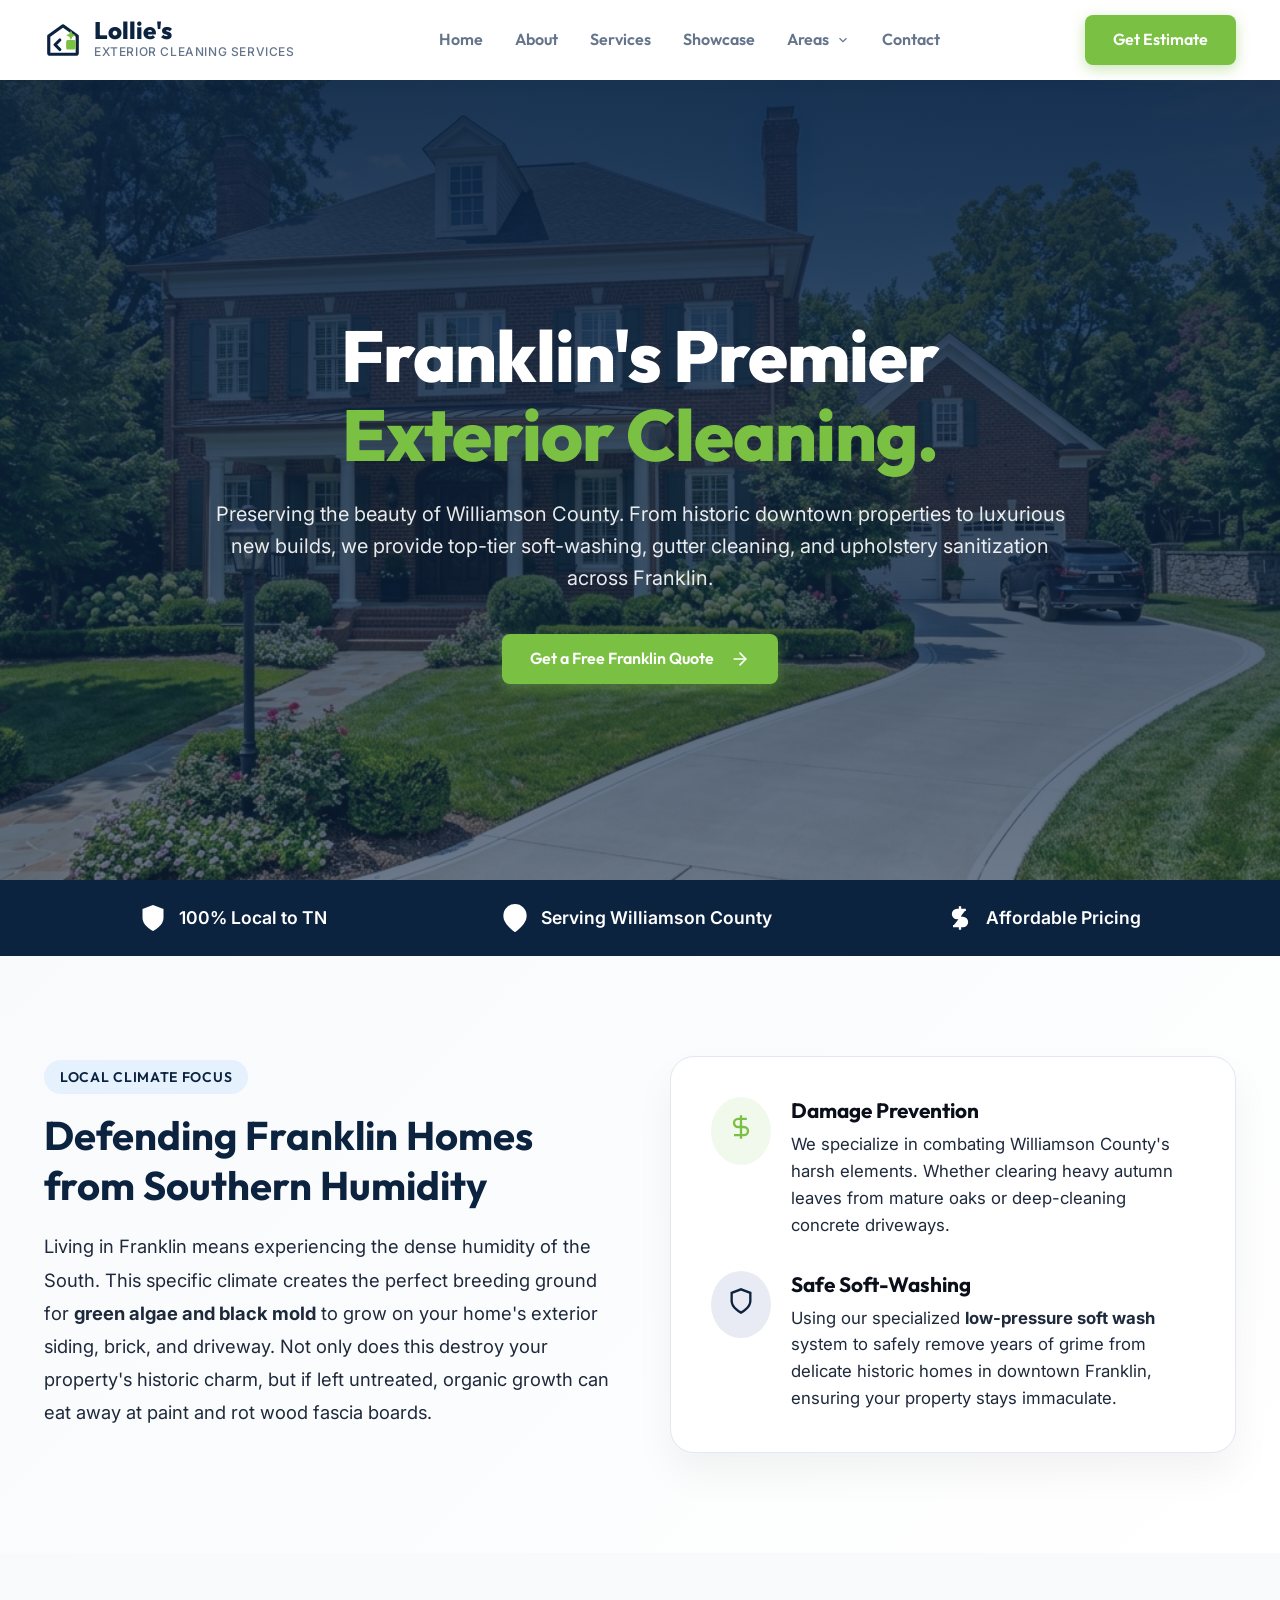
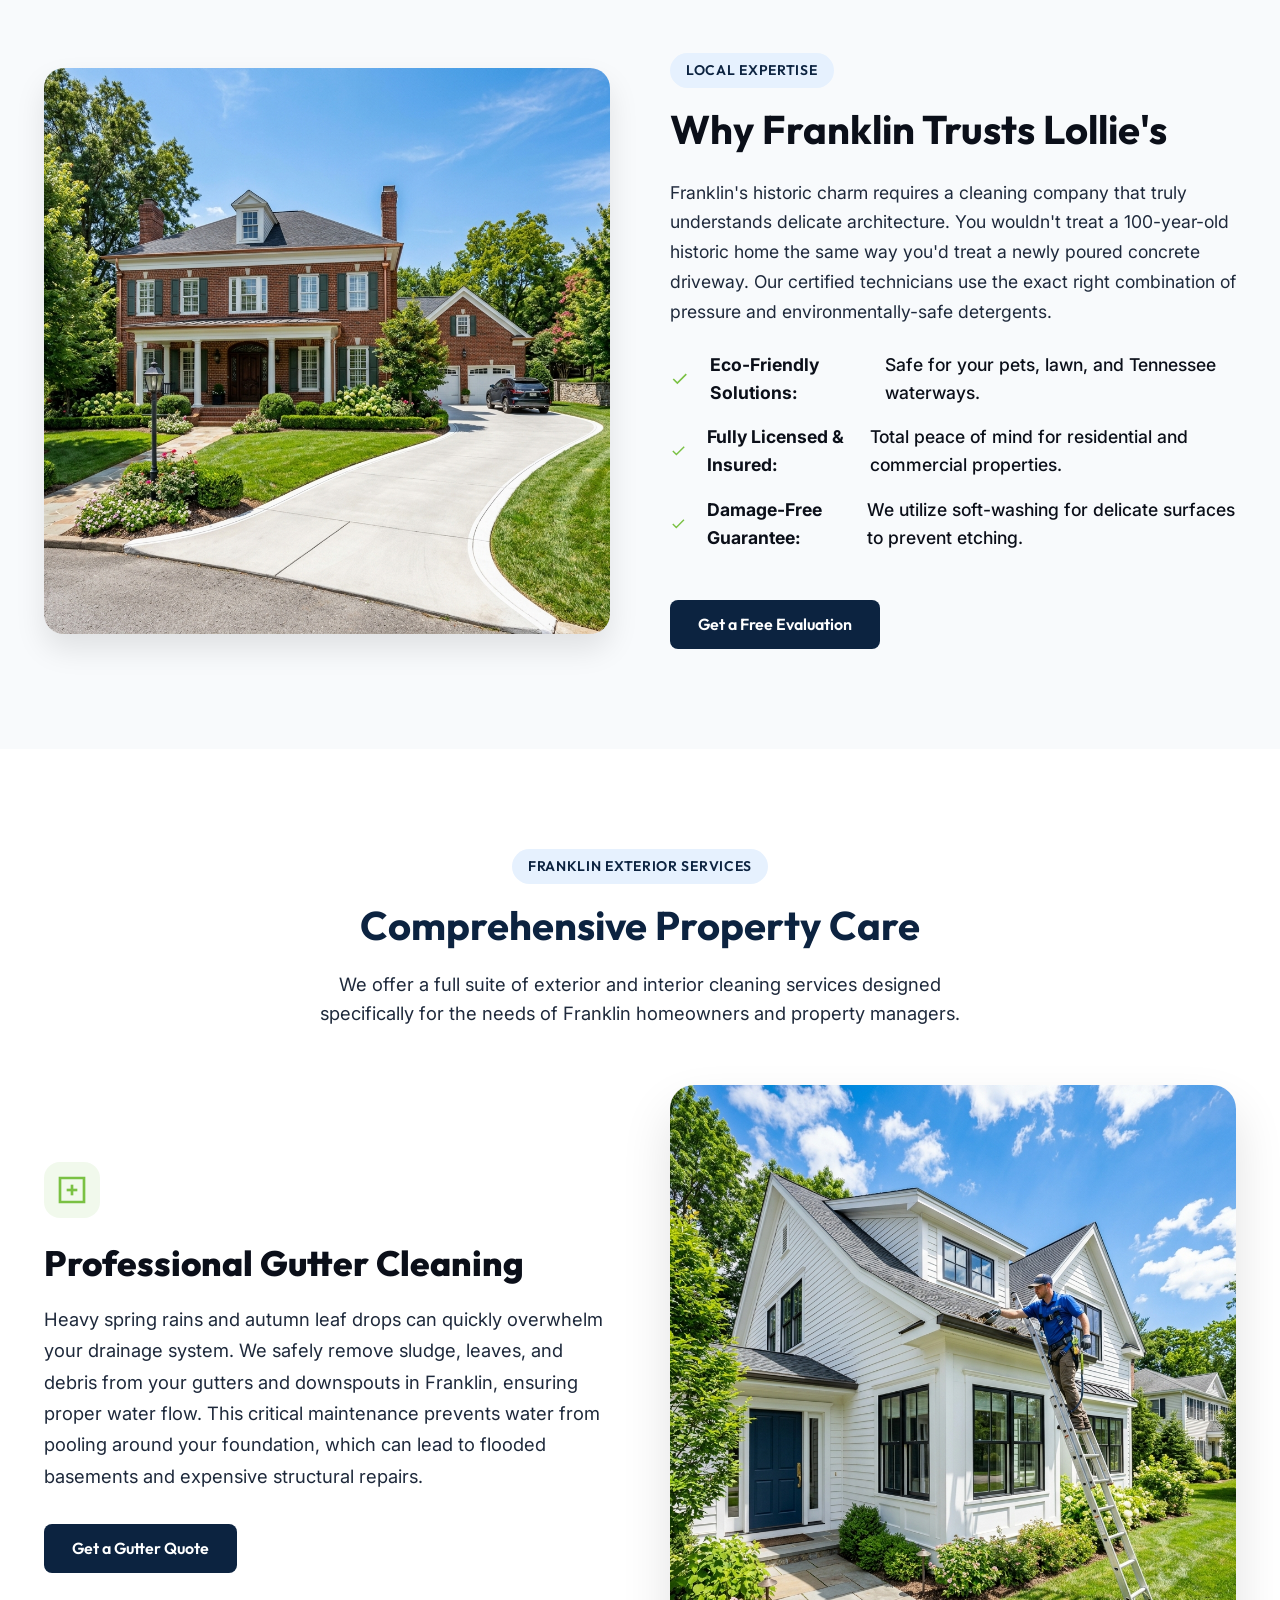
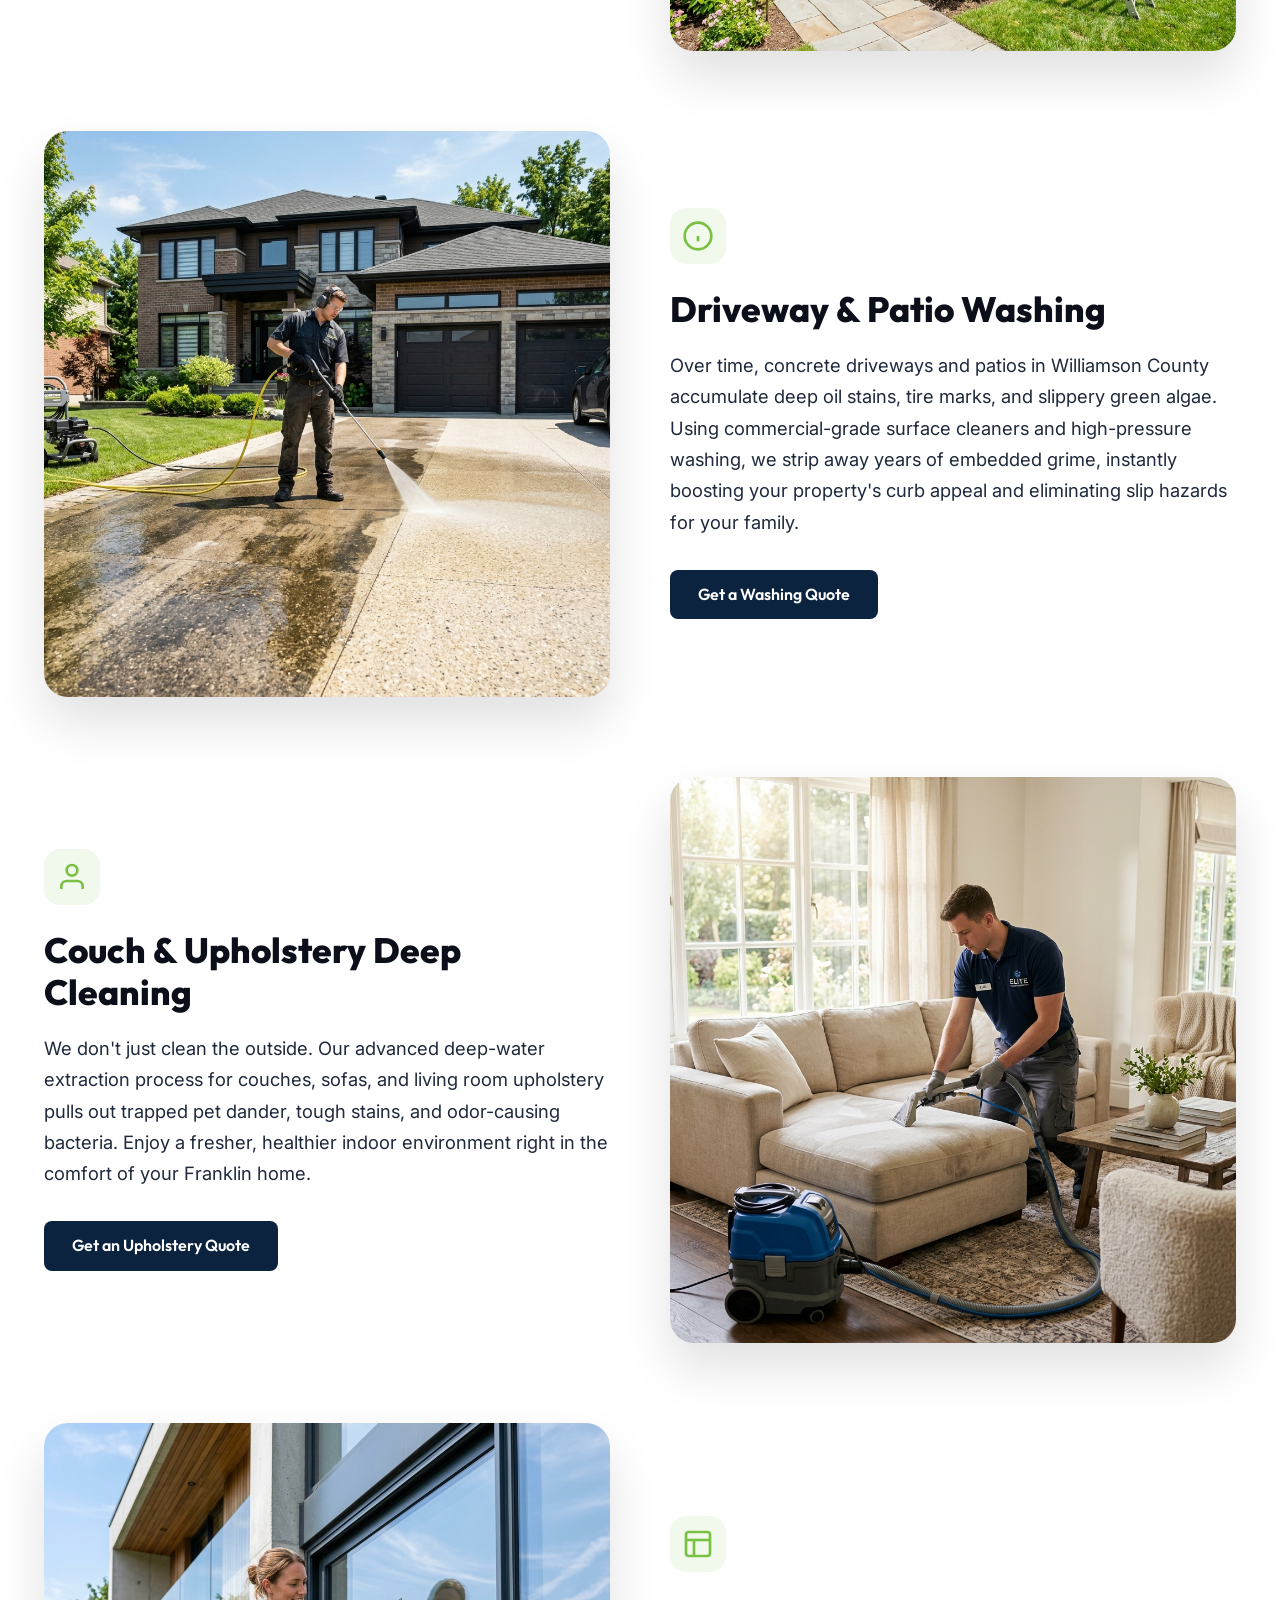
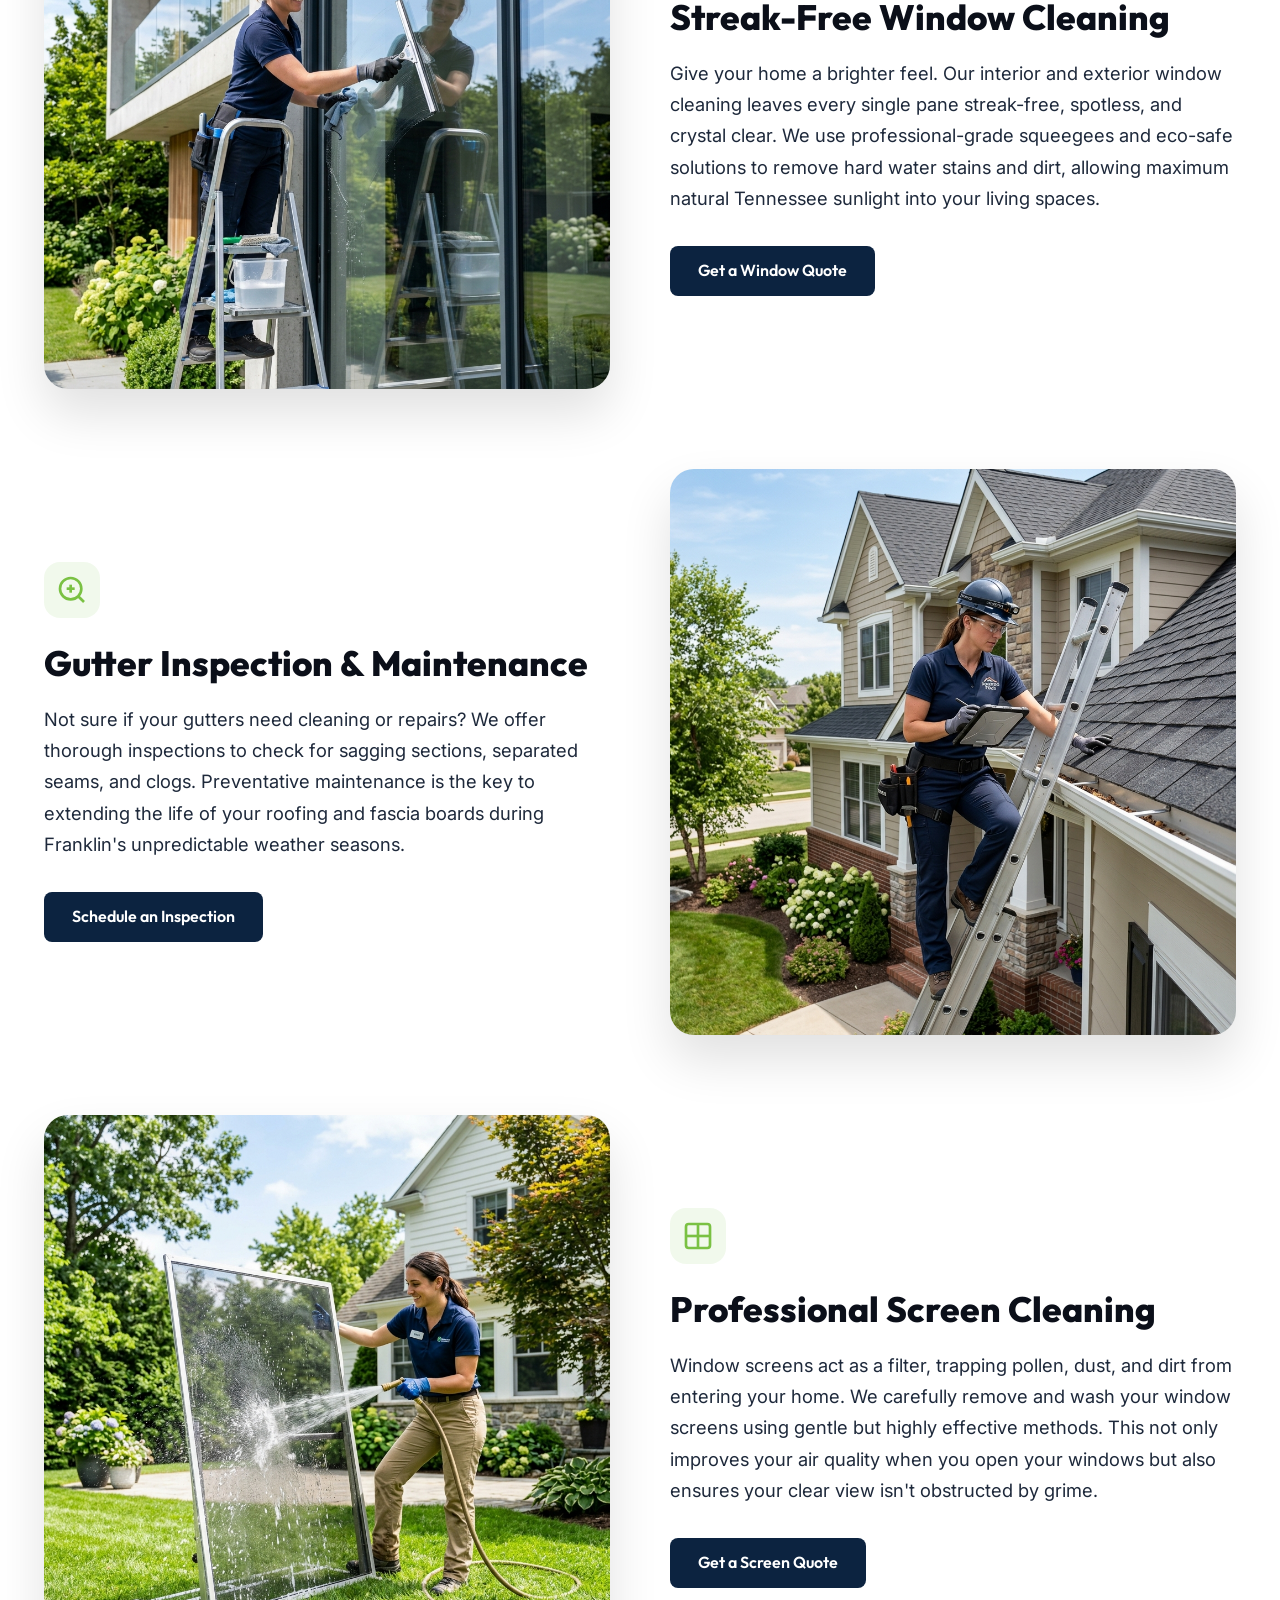
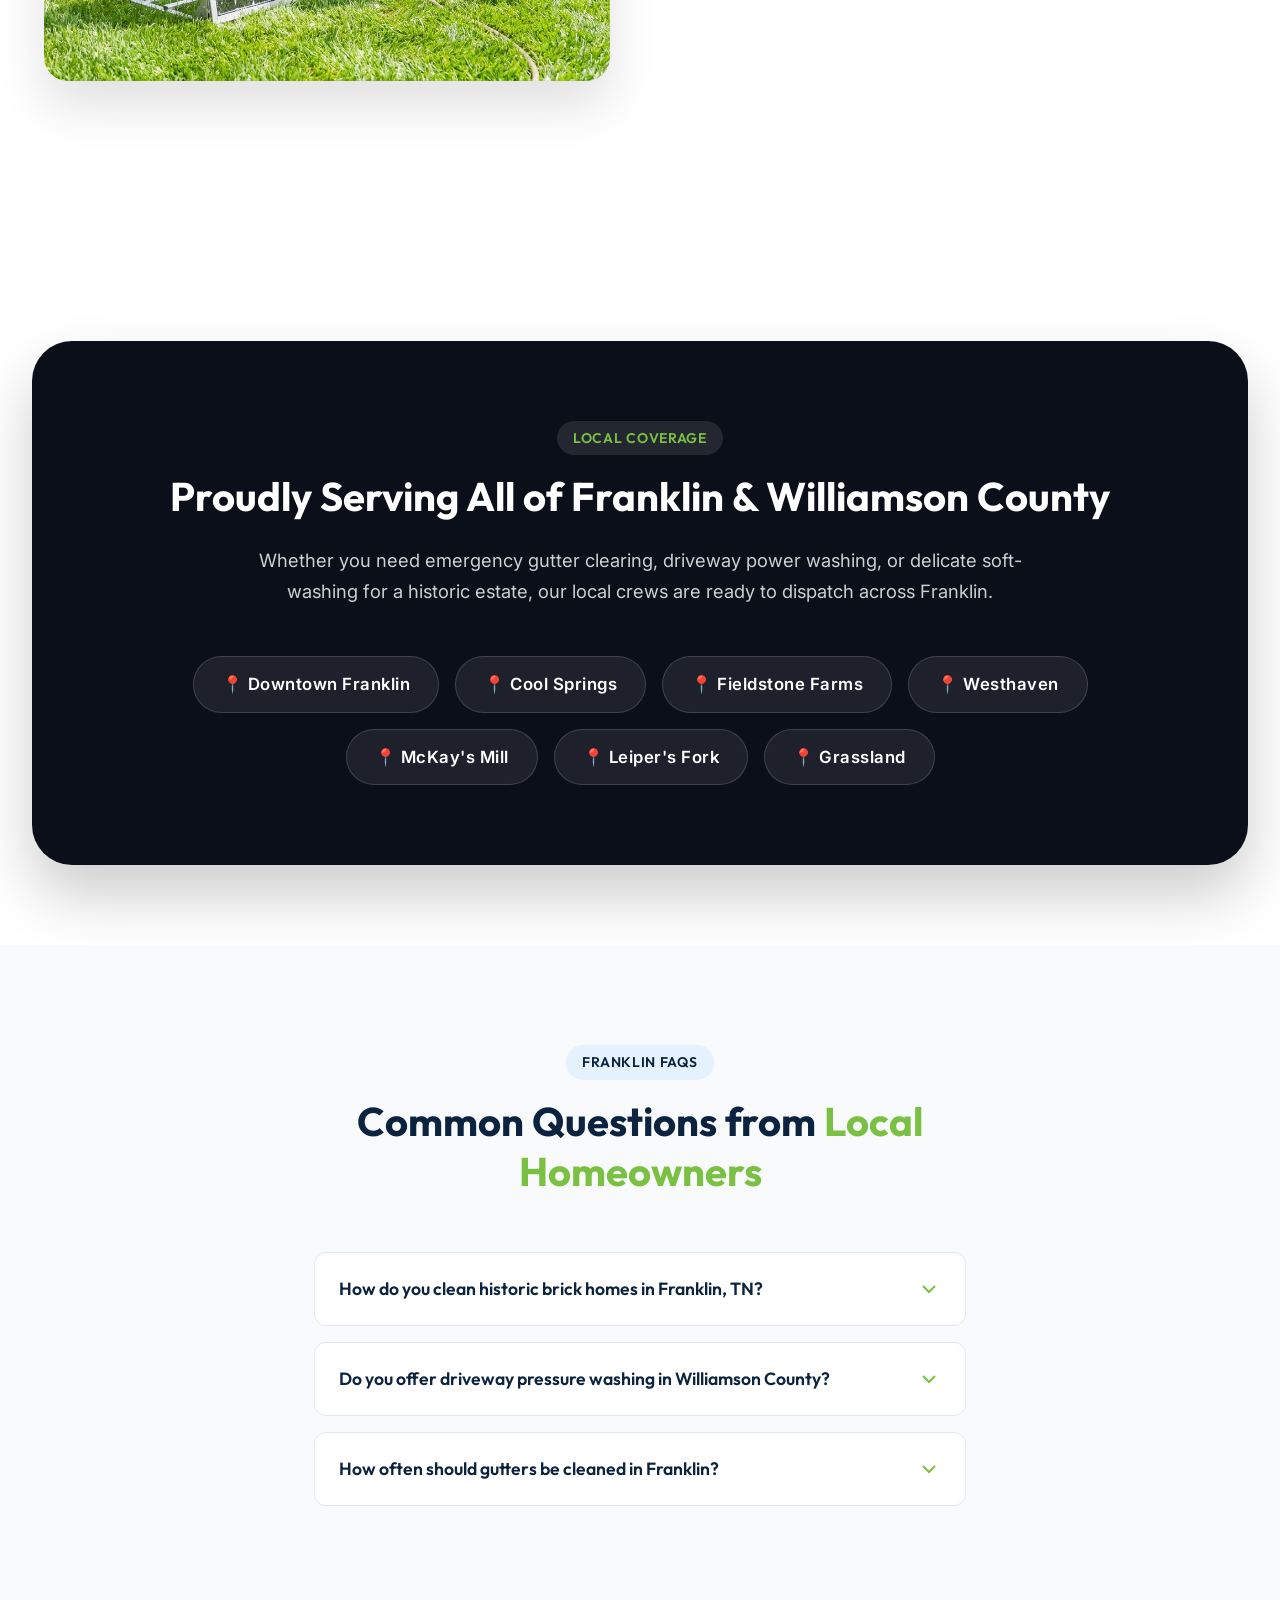
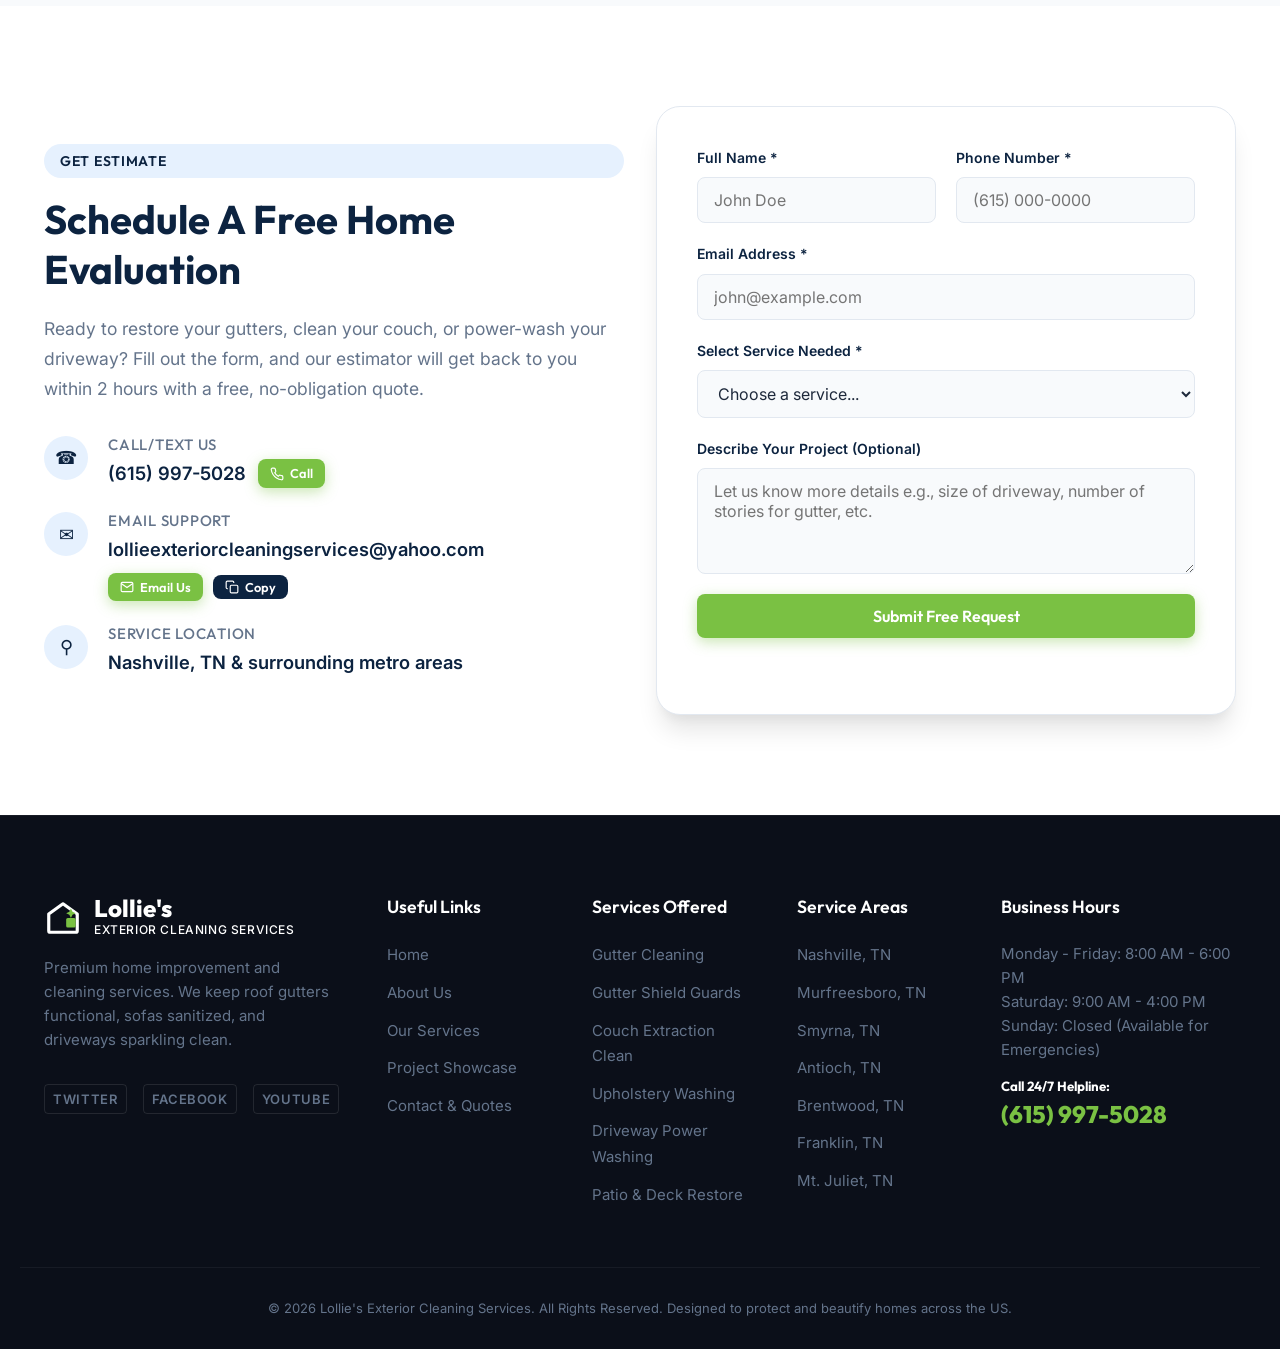
<file: franklin.html>
<!DOCTYPE html>
<html lang="en">
<head>
    <meta charset="UTF-8">
    <meta name="viewport" content="width=device-width, initial-scale=1.0">
    <title>Premium Exterior Cleaning in Franklin, TN | Gutter & Driveway Pros</title>
    
    <!-- Favicon -->
    <link rel="icon" type="image/svg+xml" href="favicon.svg?v=2">
    
    <!-- SEO Meta Tags -->
    <meta name="description" content="Protect your historic Franklin home with Lollie's expert soft-washing, gutter cleaning, and driveway pressure washing in Williamson County. Get a free quote!">
    <meta name="keywords" content="gutter cleaning Nashville TN, couch cleaning Murfreesboro, upholstery cleaning Smyrna TN, driveway pressure washing Franklin TN, power washing Brentwood, exterior cleaning Antioch TN, gutter cleaning Mt Juliet, pressure washing Nashville, lollies exterior cleaning services Tennessee">
    <meta name="robots" content="index, follow">
    <link rel="canonical" href="https://lolliesexteriorcleaningservices.com/">

    <!-- Open Graph / Facebook -->
    <meta property="og:type" content="website">
    <meta property="og:url" content="https://lolliesexteriorcleaningservices.com/">
    <meta property="og:title" content="Lollie's Exterior Cleaning Services | Gutter, Couch & Driveway Cleaning Nashville TN">
    <meta property="og:description" content="Premium property care services in Middle Tennessee. From roof gutters to living room couches and concrete driveways, we keep your home spotless, safe, and beautiful.">
    <meta property="og:image" content="assets/images/hero_technician.png">

    <!-- Twitter -->
    <meta property="twitter:card" content="summary_large_image">
    <meta property="twitter:url" content="https://lolliesexteriorcleaningservices.com/">
    <meta property="twitter:title" content="Lollie's Exterior Cleaning Services | Gutter, Couch & Driveway Cleaning Nashville TN">
    <meta property="twitter:description" content="Premium property care services in Middle Tennessee. From roof gutters to living room couches and concrete driveways, we keep your home spotless, safe, and beautiful.">
    <meta property="twitter:image" content="assets/images/hero_technician.png">

    <!-- Google Fonts -->
    <link rel="preconnect" href="https://fonts.googleapis.com">
    <link rel="preconnect" href="https://fonts.gstatic.com" crossorigin>
    <link href="https://fonts.googleapis.com/css2?family=Inter:wght@300;400;500;600;700&family=Outfit:wght@400;500;600;700;800&display=swap" rel="stylesheet">

    <!-- Stylesheets -->
    <link rel="stylesheet" href="style.css?v=2.4">

    <!-- JSON-LD Local Business Structured Data for SEO -->
    <script type="application/ld+json">
    {
      "@context": "https://schema.org",
      "@type": "HomeAndConstructionBusiness",
      "name": "Lollie's Exterior Cleaning Services",
      "image": "assets/images/hero_technician.png",
      "url": "https://lolliesexteriorcleaningservices.com/",
      "telephone": "615-997-5028",
      "email": "lollieexteriorcleaningservices@yahoo.com",
      "priceRange": "$$",
      "address": {
        "@type": "PostalAddress",
        "streetAddress": "Nashville Area",
        "addressLocality": "Nashville",
        "addressRegion": "TN",
        "postalCode": "37211",
        "addressCountry": "US"
      },
      "geo": {
        "@type": "GeoCoordinates",
        "latitude": 36.1627,
        "longitude": -86.7816
      },
      "openingHoursSpecification": {
        "@type": "OpeningHoursSpecification",
        "dayOfWeek": [
          "Monday",
          "Tuesday",
          "Wednesday",
          "Thursday",
          "Friday",
          "Saturday"
        ],
        "opens": "08:00",
        "closes": "18:00"
      },
      "sameAs": [
        "https://www.facebook.com/lolliesexteriorcleaningservices",
        "https://twitter.com/lolliesexterior",
        "https://www.youtube.com/lolliesexteriorcleaningservices"
      ],
      "areaServed": [
        {"@type": "City", "name": "Nashville", "sameAs": "https://en.wikipedia.org/wiki/Nashville,_Tennessee"},
        {"@type": "City", "name": "Murfreesboro", "sameAs": "https://en.wikipedia.org/wiki/Murfreesboro,_Tennessee"},
        {"@type": "City", "name": "Smyrna", "sameAs": "https://en.wikipedia.org/wiki/Smyrna,_Tennessee"},
        {"@type": "City", "name": "Antioch", "sameAs": "https://en.wikipedia.org/wiki/Antioch,_Tennessee"},
        {"@type": "City", "name": "Brentwood", "sameAs": "https://en.wikipedia.org/wiki/Brentwood,_Tennessee"},
        {"@type": "City", "name": "Franklin", "sameAs": "https://en.wikipedia.org/wiki/Franklin,_Tennessee"},
        {"@type": "City", "name": "Mt. Juliet", "sameAs": "https://en.wikipedia.org/wiki/Mount_Juliet,_Tennessee"}
      ],
      "hasOfferCatalog": {
        "@type": "OfferCatalog",
        "name": "Property Care Services",
        "itemListElement": [
          {
            "@type": "Offer",
            "itemOffered": {
              "@type": "Service",
              "name": "Window Cleaning"
            }
          },
          {
            "@type": "Offer",
            "itemOffered": {
              "@type": "Service",
              "name": "Gutter Cleaning"
            }
          },
          {
            "@type": "Offer",
            "itemOffered": {
              "@type": "Service",
              "name": "Gutter Inspection"
            }
          },
          {
            "@type": "Offer",
            "itemOffered": {
              "@type": "Service",
              "name": "Screen Cleaning"
            }
          },
          {
            "@type": "Offer",
            "itemOffered": {
              "@type": "Service",
              "name": "Couch & Upholstery Deep Cleaning"
            }
          },
          {
            "@type": "Offer",
            "itemOffered": {
              "@type": "Service",
              "name": "Driveway & Patio Pressure Washing"
            }
          },
          {
            "@type": "Offer",
            "itemOffered": {
              "@type": "Service",
              "name": "Seasonal Packages"
            }
          },
          {
            "@type": "Offer",
            "itemOffered": {
              "@type": "Service",
              "name": "Commercial Cleaning Properties"
            }
          }
        ]
      }
    }
    <!-- FAQ Schema for AEO -->
    <script type="application/ld+json">
    {
  "@context": "https://schema.org",
  "@type": "FAQPage",
  "mainEntity": [
    {
      "@type": "Question",
      "name": "How do you clean historic brick homes in Franklin, TN?",
      "acceptedAnswer": {
        "@type": "Answer",
        "text": "We use a specialized soft-wash system that utilizes low pressure and eco-friendly detergents to melt away algae and mold without damaging aged mortar or delicate brick on historic Franklin properties."
      }
    },
    {
      "@type": "Question",
      "name": "Do you offer driveway pressure washing in Williamson County?",
      "acceptedAnswer": {
        "@type": "Answer",
        "text": "Yes, we provide commercial-grade driveway and patio pressure washing across all of Williamson County, removing deep oil stains and tire marks safely."
      }
    },
    {
      "@type": "Question",
      "name": "How often should gutters be cleaned in Franklin?",
      "acceptedAnswer": {
        "@type": "Answer",
        "text": "Given the mature trees in Franklin's older neighborhoods, we recommend professional gutter cleaning at least twice a year—once in late spring and once after the autumn leaf drop."
      }
    }
  ]
}
    </script>
    <link rel="stylesheet" href="local-pages.css?v=2.9">
</head>
<body>

    <!-- Header Navigation -->
    <header class="header">
        <div class="container header-container">
            <a href="index.html" class="logo-wrapper" id="home-logo">
                <!-- SVG Logo: House + Sparkle -->
                <svg class="logo-icon" viewBox="0 0 24 24" fill="none" xmlns="http://www.w3.org/2000/svg">
                    <path d="M3 9.5L12 3L21 9.5V20C21 20.5523 20.5523 21 20 21H4C3.44772 21 3 20.5523 3 20V9.5Z" stroke="currentColor" stroke-width="2" stroke-linejoin="round"/>
                    <path d="M19 13H15V17H19V13Z" stroke="#7ac143" stroke-width="2" stroke-linejoin="round" fill="#7ac143"/>
                    <path d="M10 12L7 15L10 18" stroke="currentColor" stroke-width="2" stroke-linecap="round" stroke-linejoin="round"/>
                    <path d="M17 6L18 8L20 9L18 10L17 12L16 10L14 9L16 8L17 6Z" fill="#7ac143"/>
                </svg>
                <div class="logo-text">
                    <span class="logo-title">Lollie's</span>
                    <span class="logo-subtitle">Exterior Cleaning Services</span>
                </div>
            </a>

            <nav class="nav-menu">
                <a href="index.html" class="nav-link active">Home</a>
                <a href="index.html#about" class="nav-link">About</a>
                <a href="index.html#services" class="nav-link">Services</a>
                <a href="index.html#before-after" class="nav-link">Showcase</a>
                <div class="nav-item-dropdown">
                    <a href="index.html#service-areas" class="nav-link">Areas <svg viewBox="0 0 24 24" width="14" height="14" fill="none" stroke="currentColor" stroke-width="2" style="vertical-align: middle; margin-left: 4px; margin-top: -2px;"><polyline points="6 9 12 15 18 9"></polyline></svg></a>
                    <div class="dropdown-menu">
                        <a href="nashville.html">Nashville</a>
                        <a href="franklin.html">Franklin</a>
                        <a href="murfreesboro.html">Murfreesboro</a>
                        <a href="smyrna.html">Smyrna</a>
                        <a href="antioch.html">Antioch</a>
                        <a href="brentwood.html">Brentwood</a>
                        <a href="mt-juliet.html">Mt. Juliet</a>
                    </div>
                </div>
                <a href="#contact" class="nav-link">Contact</a>
            </nav>

            <div class="header-actions">
                <a href="tel:6159975028" class="phone-call-header-mobile" aria-label="Call Us Now">
                    <svg viewBox="0 0 24 24" fill="none" stroke="currentColor" stroke-width="2" stroke-linecap="round" stroke-linejoin="round">
                        <path d="M22 16.92v3a2 2 0 0 1-2.18 2 19.79 19.79 0 0 1-8.63-3.07 19.5 19.5 0 0 1-6-6 19.79 19.79 0 0 1-3.07-8.67A2 2 0 0 1 4.11 2h3a2 2 0 0 1 2 1.72 12.84 12.84 0 0 0 .7 2.81 2 2 0 0 1-.45 2.11L8.09 9.91a16 16 0 0 0 6 6l1.27-1.27a2 2 0 0 1 2.11-.45 12.84 12.84 0 0 0 2.81.7A2 2 0 0 1 22 16.92z"></path>
                    </svg>
                </a>
                <a href="#contact" class="btn btn-primary nav-btn" id="nav-quote-btn">Get Estimate</a>
            </div>
            
            <button class="mobile-menu-toggle" aria-label="Toggle Navigation Menu">
                <span></span>
                <span></span>
                <span></span>
            </button>
        </div>
    </header>

    <main>
        <!-- Custom Local Hero -->
        <section class="local-hero-full" style="background-image: url('assets/images/franklin_hero.png');">
            <div class="local-hero-overlay"></div>
            <div class="local-hero-content">
                <h1 class="local-hero-title">
                    Franklin's Premier <span class="highlight-green">Exterior Cleaning.</span>
                </h1>
                <p class="local-hero-subtitle">
                    Preserving the beauty of Williamson County. From historic downtown properties to luxurious new builds, we provide top-tier soft-washing, gutter cleaning, and upholstery sanitization across Franklin.
                </p>
                <div class="local-hero-buttons">
                    <a href="#contact" class="btn btn-primary btn-arrow">Get a Free Franklin Quote
                        <svg class="arrow-icon" style="width:20px;height:20px;margin-left:8px;" viewBox="0 0 24 24" fill="none" stroke="currentColor" stroke-width="2" stroke-linecap="round" stroke-linejoin="round">
                            <line x1="5" y1="12" x2="19" y2="12"></line>
                            <polyline points="12 5 19 12 12 19"></polyline>
                        </svg>
                    </a>
                </div>
            </div>
        </section>

        <!-- Trust Bar -->
        <div class="trust-bar">
            <div class="trust-bar-container">
                <div class="trust-item">
                    <svg viewBox="0 0 24 24" class="trust-icon" style="width:28px;height:28px" fill="none" stroke="currentColor" stroke-width="2"><path d="M12 22s8-4 8-10V5l-8-3-8 3v7c0 6 8 10 8 10z"></path></svg>
                    100% Local to TN
                </div>
                <div class="trust-item">
                    <svg viewBox="0 0 24 24" class="trust-icon" style="width:28px;height:28px" fill="none" stroke="currentColor" stroke-width="2"><path d="M21 10c0 7-9 13-9 13s-9-6-9-13a9 9 0 0 1 18 0z"></path><circle cx="12" cy="10" r="3"></circle></svg>
                    Serving Williamson County
                </div>
                <div class="trust-item">
                    <svg viewBox="0 0 24 24" class="trust-icon" style="width:28px;height:28px" fill="none" stroke="currentColor" stroke-width="2"><path d="M12 2v20M17 5H9.5a3.5 3.5 0 0 0 0 7h5a3.5 3.5 0 0 1 0 7H6"></path></svg>
                    Affordable Pricing
                </div>
            </div>
        </div>

        <!-- NEW SEO SECTION: Climate & Home Protection (PREMIUM LAYOUT) -->
        <section class="py-large" style="background: linear-gradient(135deg, var(--light) 0%, var(--white) 100%);">
            <div class="container">
                <div class="grid grid-2" style="align-items: center; gap: 60px;">
                    <div>
                        <span class="section-tag">Local Climate Focus</span>
                        <h2 class="section-title" style="text-align: left;">Defending Franklin Homes from Southern Humidity</h2>
                        <p style="font-size: 1.15rem; color: var(--gray); line-height: 1.8; margin-bottom: 20px; text-align: left;">
                            Living in Franklin means experiencing the dense humidity of the South. This specific climate creates the perfect breeding ground for <strong>green algae and black mold</strong> to grow on your home's exterior siding, brick, and driveway. Not only does this destroy your property's historic charm, but if left untreated, organic growth can eat away at paint and rot wood fascia boards.
                        </p>
                    </div>
                    <div style="background: var(--white); padding: 40px; border-radius: 24px; box-shadow: 0 20px 40px rgba(0,0,0,0.05); border: 1px solid var(--border);">
                        <div style="display: flex; align-items: flex-start; gap: 20px; margin-bottom: 32px;">
                            <div style="background: rgba(122,193,67,0.1); color: var(--secondary); padding: 16px; border-radius: 50%;">
                                <svg width="28" height="28" viewBox="0 0 24 24" fill="none" stroke="currentColor" stroke-width="2"><path d="M12 2v20M17 5H9.5a3.5 3.5 0 0 0 0 7h5a3.5 3.5 0 0 1 0 7H6"></path></svg>
                            </div>
                            <div>
                                <h4 style="font-size: 1.3rem; font-weight: 700; color: var(--dark); margin-bottom: 8px;">Damage Prevention</h4>
                                <p style="color: var(--gray); line-height: 1.6; font-size: 1.05rem; margin: 0;">We specialize in combating Williamson County's harsh elements. Whether clearing heavy autumn leaves from mature oaks or deep-cleaning concrete driveways.</p>
                            </div>
                        </div>
                        <div style="display: flex; align-items: flex-start; gap: 20px;">
                            <div style="background: rgba(30,58,138,0.1); color: var(--primary); padding: 16px; border-radius: 50%;">
                                <svg width="28" height="28" viewBox="0 0 24 24" fill="none" stroke="currentColor" stroke-width="2"><path d="M12 22s8-4 8-10V5l-8-3-8 3v7c0 6 8 10 8 10z"></path></svg>
                            </div>
                            <div>
                                <h4 style="font-size: 1.3rem; font-weight: 700; color: var(--dark); margin-bottom: 8px;">Safe Soft-Washing</h4>
                                <p style="color: var(--gray); line-height: 1.6; font-size: 1.05rem; margin: 0;">Using our specialized <strong>low-pressure soft wash</strong> system to safely remove years of grime from delicate historic homes in downtown Franklin, ensuring your property stays immaculate.</p>
                            </div>
                        </div>
                    </div>
                </div>
            </div>
        </section>

        <!-- Why Choose Us -->
        <section class="local-why-us">
            <div class="container why-grid">
                <div class="why-image-wrapper">
                    <img src="assets/images/franklin_hero.png" alt="Franklin Property Pressure Washing" style="max-width: 100%; border-radius: 20px; box-shadow: 0 15px 30px rgba(0,0,0,0.1);">
                </div>
                <div class="why-content">
                    <span class="section-tag">Local Expertise</span>
                    <h2>Why Franklin Trusts Lollie's</h2>
                    <p>
                        Franklin's historic charm requires a cleaning company that truly understands delicate architecture. You wouldn't treat a 100-year-old historic home the same way you'd treat a newly poured concrete driveway. Our certified technicians use the exact right combination of pressure and environmentally-safe detergents.
                    </p>
                    <ul class="why-list">
                        <li><svg viewBox="0 0 24 24" style="width:24px;height:24px; margin-right: 8px;" fill="none" stroke="currentColor" stroke-width="2"><polyline points="20 6 9 17 4 12"></polyline></svg> <strong>Eco-Friendly Solutions:</strong> Safe for your pets, lawn, and Tennessee waterways.</li>
                        <li><svg viewBox="0 0 24 24" style="width:24px;height:24px; margin-right: 8px;" fill="none" stroke="currentColor" stroke-width="2"><polyline points="20 6 9 17 4 12"></polyline></svg> <strong>Fully Licensed & Insured:</strong> Total peace of mind for residential and commercial properties.</li>
                        <li><svg viewBox="0 0 24 24" style="width:24px;height:24px; margin-right: 8px;" fill="none" stroke="currentColor" stroke-width="2"><polyline points="20 6 9 17 4 12"></polyline></svg> <strong>Damage-Free Guarantee:</strong> We utilize soft-washing for delicate surfaces to prevent etching.</li>
                    </ul>
                    <a href="#contact" class="btn btn-secondary mt-small">Get a Free Evaluation</a>
                </div>
            </div>
        </section>

        <!-- PREMIUM ZIG-ZAG SERVICES LAYOUT -->
        <section id="services" class="zig-zag-section bg-light">
            <div class="container">
                <div class="text-center mb-large">
                    <span class="section-tag">Franklin Exterior Services</span>
                    <h2 class="section-title">Comprehensive Property Care</h2>
                    <p style="max-width: 700px; margin: 0 auto; color: var(--gray); font-size: 1.15rem; line-height: 1.6;">We offer a full suite of exterior and interior cleaning services designed specifically for the needs of Franklin homeowners and property managers.</p>
                </div>

                <!-- Zig Zag Row 1 -->
                <div class="zig-zag-row">
                    <div class="zig-zag-image">
                        <img src="assets/images/srv_gutter.png" alt="Professional Gutter Cleaning Franklin">
                    </div>
                    <div class="zig-zag-content">
                        <div class="zig-zag-icon">
                            <svg viewBox="0 0 24 24" fill="none" stroke="currentColor" stroke-width="2"><path d="M3 3h18v18H3z"></path><path d="M12 8v8"></path><path d="M8 12h8"></path></svg>
                        </div>
                        <h3 class="zig-zag-title">Professional Gutter Cleaning</h3>
                        <p class="zig-zag-desc">Heavy spring rains and autumn leaf drops can quickly overwhelm your drainage system. We safely remove sludge, leaves, and debris from your gutters and downspouts in Franklin, ensuring proper water flow. This critical maintenance prevents water from pooling around your foundation, which can lead to flooded basements and expensive structural repairs.</p>
                        <a href="#contact" class="btn btn-secondary">Get a Gutter Quote</a>
                    </div>
                </div>

                <!-- Zig Zag Row 2 -->
                <div class="zig-zag-row">
                    <div class="zig-zag-image">
                        <img src="assets/images/srv_driveway.png" alt="Driveway & Patio Washing Franklin">
                    </div>
                    <div class="zig-zag-content">
                        <div class="zig-zag-icon">
                            <svg viewBox="0 0 24 24" fill="none" stroke="currentColor" stroke-width="2"><circle cx="12" cy="12" r="10"></circle><path d="M12 16v-4"></path><path d="M12 8h.01"></path></svg>
                        </div>
                        <h3 class="zig-zag-title">Driveway & Patio Washing</h3>
                        <p class="zig-zag-desc">Over time, concrete driveways and patios in Williamson County accumulate deep oil stains, tire marks, and slippery green algae. Using commercial-grade surface cleaners and high-pressure washing, we strip away years of embedded grime, instantly boosting your property's curb appeal and eliminating slip hazards for your family.</p>
                        <a href="#contact" class="btn btn-secondary">Get a Washing Quote</a>
                    </div>
                </div>

                <!-- Zig Zag Row 3 -->
                <div class="zig-zag-row">
                    <div class="zig-zag-image">
                        <img src="assets/images/srv_upholstery.png" alt="Couch & Upholstery Cleaning Franklin">
                    </div>
                    <div class="zig-zag-content">
                        <div class="zig-zag-icon">
                            <svg viewBox="0 0 24 24" fill="none" stroke="currentColor" stroke-width="2"><path d="M20 21v-2a4 4 0 0 0-4-4H8a4 4 0 0 0-4 4v2"></path><circle cx="12" cy="7" r="4"></circle></svg>
                        </div>
                        <h3 class="zig-zag-title">Couch & Upholstery Deep Cleaning</h3>
                        <p class="zig-zag-desc">We don't just clean the outside. Our advanced deep-water extraction process for couches, sofas, and living room upholstery pulls out trapped pet dander, tough stains, and odor-causing bacteria. Enjoy a fresher, healthier indoor environment right in the comfort of your Franklin home.</p>
                        <a href="#contact" class="btn btn-secondary">Get an Upholstery Quote</a>
                    </div>
                </div>

                <!-- Zig Zag Row 4 -->
                <div class="zig-zag-row">
                    <div class="zig-zag-image">
                        <img src="assets/images/srv_window.png" alt="Window Cleaning Franklin">
                    </div>
                    <div class="zig-zag-content">
                        <div class="zig-zag-icon">
                            <svg viewBox="0 0 24 24" fill="none" stroke="currentColor" stroke-width="2"><rect x="3" y="3" width="18" height="18" rx="2" ry="2"></rect><line x1="3" y1="9" x2="21" y2="9"></line><line x1="9" y1="21" x2="9" y2="9"></line></svg>
                        </div>
                        <h3 class="zig-zag-title">Streak-Free Window Cleaning</h3>
                        <p class="zig-zag-desc">Give your home a brighter feel. Our interior and exterior window cleaning leaves every single pane streak-free, spotless, and crystal clear. We use professional-grade squeegees and eco-safe solutions to remove hard water stains and dirt, allowing maximum natural Tennessee sunlight into your living spaces.</p>
                        <a href="#contact" class="btn btn-secondary">Get a Window Quote</a>
                    </div>
                </div>

                <!-- Zig Zag Row 5 -->
                <div class="zig-zag-row">
                    <div class="zig-zag-image">
                        <img src="assets/images/srv_inspection.png" alt="Gutter Inspection Franklin">
                    </div>
                    <div class="zig-zag-content">
                        <div class="zig-zag-icon">
                            <svg viewBox="0 0 24 24" fill="none" stroke="currentColor" stroke-width="2"><circle cx="11" cy="11" r="8"></circle><line x1="21" y1="21" x2="16.65" y2="16.65"></line><line x1="11" y1="8" x2="11" y2="14"></line><line x1="8" y1="11" x2="14" y2="11"></line></svg>
                        </div>
                        <h3 class="zig-zag-title">Gutter Inspection & Maintenance</h3>
                        <p class="zig-zag-desc">Not sure if your gutters need cleaning or repairs? We offer thorough inspections to check for sagging sections, separated seams, and clogs. Preventative maintenance is the key to extending the life of your roofing and fascia boards during Franklin's unpredictable weather seasons.</p>
                        <a href="#contact" class="btn btn-secondary">Schedule an Inspection</a>
                    </div>
                </div>

                <!-- Zig Zag Row 6 -->
                <div class="zig-zag-row">
                    <div class="zig-zag-image">
                        <img src="assets/images/srv_screen.png" alt="Screen Cleaning Franklin">
                    </div>
                    <div class="zig-zag-content">
                        <div class="zig-zag-icon">
                            <svg viewBox="0 0 24 24" fill="none" stroke="currentColor" stroke-width="2"><rect x="3" y="3" width="18" height="18" rx="2" ry="2"></rect><line x1="3" y1="12" x2="21" y2="12"></line><line x1="12" y1="3" x2="12" y2="21"></line></svg>
                        </div>
                        <h3 class="zig-zag-title">Professional Screen Cleaning</h3>
                        <p class="zig-zag-desc">Window screens act as a filter, trapping pollen, dust, and dirt from entering your home. We carefully remove and wash your window screens using gentle but highly effective methods. This not only improves your air quality when you open your windows but also ensures your clear view isn't obstructed by grime.</p>
                        <a href="#contact" class="btn btn-secondary">Get a Screen Quote</a>
                    </div>
                </div>

            </div>
        </section>

        <!-- SEO SECTION: Neighborhoods We Serve (PREMIUM DARK LAYOUT) -->
        <section class="py-large" style="background: var(--dark); color: var(--white); text-align: center; border-radius: 40px; margin: 80px auto; max-width: 95%; padding: 80px 20px; box-shadow: 0 30px 60px rgba(0,0,0,0.2);">
            <div class="container">
                <span class="section-tag" style="background: rgba(255,255,255,0.1); color: var(--secondary);">Local Coverage</span>
                <h2 class="section-title text-white" style="margin-bottom: 24px;">Proudly Serving All of Franklin & Williamson County</h2>
                <p style="color: rgba(255,255,255,0.8); font-size: 1.15rem; line-height: 1.7; max-width: 800px; margin: 0 auto 48px;">
                    Whether you need emergency gutter clearing, driveway power washing, or delicate soft-washing for a historic estate, our local crews are ready to dispatch across Franklin.
                </p>
                <div style="display: flex; flex-wrap: wrap; justify-content: center; gap: 16px; max-width: 1000px; margin: 0 auto;">
                    <span style="background: rgba(255,255,255,0.08); border: 1px solid rgba(255,255,255,0.15); padding: 14px 28px; border-radius: 100px; font-weight: 600; font-size: 1.05rem; letter-spacing: 0.5px;">📍 Downtown Franklin</span>
                    <span style="background: rgba(255,255,255,0.08); border: 1px solid rgba(255,255,255,0.15); padding: 14px 28px; border-radius: 100px; font-weight: 600; font-size: 1.05rem; letter-spacing: 0.5px;">📍 Cool Springs</span>
                    <span style="background: rgba(255,255,255,0.08); border: 1px solid rgba(255,255,255,0.15); padding: 14px 28px; border-radius: 100px; font-weight: 600; font-size: 1.05rem; letter-spacing: 0.5px;">📍 Fieldstone Farms</span>
                    <span style="background: rgba(255,255,255,0.08); border: 1px solid rgba(255,255,255,0.15); padding: 14px 28px; border-radius: 100px; font-weight: 600; font-size: 1.05rem; letter-spacing: 0.5px;">📍 Westhaven</span>
                    <span style="background: rgba(255,255,255,0.08); border: 1px solid rgba(255,255,255,0.15); padding: 14px 28px; border-radius: 100px; font-weight: 600; font-size: 1.05rem; letter-spacing: 0.5px;">📍 McKay's Mill</span>
                    <span style="background: rgba(255,255,255,0.08); border: 1px solid rgba(255,255,255,0.15); padding: 14px 28px; border-radius: 100px; font-weight: 600; font-size: 1.05rem; letter-spacing: 0.5px;">📍 Leiper's Fork</span>
                    <span style="background: rgba(255,255,255,0.08); border: 1px solid rgba(255,255,255,0.15); padding: 14px 28px; border-radius: 100px; font-weight: 600; font-size: 1.05rem; letter-spacing: 0.5px;">📍 Grassland</span>
                </div>
            </div>
        </section>

        <!-- Local FAQ (Expanded) -->
        <section id="faq" class="faq-section py-large bg-light">
            <div class="container max-w-700">
                <div class="text-center mb-large">
                    <span class="section-tag">Franklin FAQs</span>
                    <h2 class="section-title">Common Questions from <span class="highlight-green">Local Homeowners</span></h2>
                </div>
                <div class="faq-accordion">
                    
                    <div class="faq-item">
                        <button class="faq-question">
                            <span>How do you clean historic brick homes in Franklin, TN?</span>
                            <svg viewBox="0 0 24 24" fill="none" stroke="currentColor" stroke-width="2"><path d="M6 9l6 6 6-6"></path></svg>
                        </button>
                        <div class="faq-answer">
                            <p>We use a specialized soft-wash system that utilizes low pressure and eco-friendly detergents to melt away algae and mold without damaging aged mortar or delicate brick on historic Franklin properties.</p>
                        </div>
                    </div>
                    <div class="faq-item">
                        <button class="faq-question">
                            <span>Do you offer driveway pressure washing in Williamson County?</span>
                            <svg viewBox="0 0 24 24" fill="none" stroke="currentColor" stroke-width="2"><path d="M6 9l6 6 6-6"></path></svg>
                        </button>
                        <div class="faq-answer">
                            <p>Yes, we provide commercial-grade driveway and patio pressure washing across all of Williamson County, removing deep oil stains and tire marks safely.</p>
                        </div>
                    </div>
                    <div class="faq-item">
                        <button class="faq-question">
                            <span>How often should gutters be cleaned in Franklin?</span>
                            <svg viewBox="0 0 24 24" fill="none" stroke="currentColor" stroke-width="2"><path d="M6 9l6 6 6-6"></path></svg>
                        </button>
                        <div class="faq-answer">
                            <p>Given the mature trees in Franklin's older neighborhoods, we recommend professional gutter cleaning at least twice a year—once in late spring and once after the autumn leaf drop.</p>
                        </div>
                    </div>
                </div>
            </div>
        </section>
        
        <!-- Extracted Contact Section from Homepage -->
        <!-- Contact Section / Lead Form -->
        <section id="contact" class="contact-section py-large">
            <div class="container grid grid-2">
                <div class="contact-info-column">
                    <span class="section-tag">Get Estimate</span>
                    <h2 class="section-title">Schedule A Free Home Evaluation</h2>
                    <p class="section-description">
                        Ready to restore your gutters, clean your couch, or power-wash your driveway? Fill out the form, and our estimator will get back to you within 2 hours with a free, no-obligation quote.
                    </p>
                    <div class="contact-details mt-medium">
                        <div class="detail-item">
                            <span class="detail-icon">☎</span>
                            <div>
                                <h5>Call/Text Us</h5>
                                <div style="display: flex; align-items: center; gap: 12px;">
                                    <p><a href="tel:6159975028">(615) 997-5028</a></p>
                                    <a href="tel:6159975028" class="btn btn-primary" style="padding: 4px 12px; font-size: 0.8rem; gap: 6px;">
                                        <svg style="width:14px; height:14px;" viewBox="0 0 24 24" fill="none" stroke="currentColor" stroke-width="2"><path d="M22 16.92v3a2 2 0 0 1-2.18 2 19.79 19.79 0 0 1-8.63-3.07 19.5 19.5 0 0 1-6-6 19.79 19.79 0 0 1-3.07-8.67A2 2 0 0 1 4.11 2h3a2 2 0 0 1 2 1.72 12.84 12.84 0 0 0 .7 2.81 2 2 0 0 1-.45 2.11L8.09 9.91a16 16 0 0 0 6 6l1.27-1.27a2 2 0 0 1 2.11-.45 12.84 12.84 0 0 0 2.81.7A2 2 0 0 1 22 16.92z"></path></svg>
                                        Call
                                    </a>
                                </div>
                            </div>
                        </div>
                        <div class="detail-item">
                            <span class="detail-icon">✉</span>
                            <div>
                                <h5>Email Support</h5>
                                <p><a href="mailto:lollieexteriorcleaningservices@yahoo.com" target="_blank">lollieexteriorcleaningservices@yahoo.com</a></p>
                                <div style="display: flex; align-items: center; gap: 10px; margin-top: 8px;">
                                    <a href="mailto:lollieexteriorcleaningservices@yahoo.com" target="_blank" class="btn btn-primary" style="padding: 4px 12px; font-size: 0.8rem; gap: 6px;">
                                        <svg style="width:14px; height:14px;" viewBox="0 0 24 24" fill="none" stroke="currentColor" stroke-width="2"><path d="M4 4h16c1.1 0 2 .9 2 2v12c0 1.1-.9 2-2 2H4c-1.1 0-2-.9-2-2V6c0-1.1.9-2 2-2z"></path><polyline points="22,6 12,13 2,6"></polyline></svg>
                                        Email Us
                                    </a>
                                    <button onclick="navigator.clipboard.writeText('lollieexteriorcleaningservices@yahoo.com'); const el = document.getElementById('copy-alert'); el.style.display='block'; setTimeout(() => el.style.display='none', 2000);" class="btn btn-secondary" style="padding: 4px 12px; font-size: 0.8rem; gap: 6px; display: flex; align-items: center;">
                                        <svg style="width:14px; height:14px;" viewBox="0 0 24 24" fill="none" stroke="currentColor" stroke-width="2"><rect x="9" y="9" width="13" height="13" rx="2" ry="2"></rect><path d="M5 15H4a2 2 0 0 1-2-2V4a2 2 0 0 1 2-2h9a2 2 0 0 1 2 2v1"></path></svg>
                                        Copy
                                    </button>
                                    <span id="copy-alert" style="display:none; color: var(--secondary); font-size: 0.8rem; font-weight: 600;">Copied!</span>
                                </div>
                            </div>
                        </div>
                        <div class="detail-item">
                            <span class="detail-icon">⚲</span>
                            <div>
                                <h5>Service Location</h5>
                                <p>Nashville, TN & surrounding metro areas</p>
                            </div>
                        </div>
                    </div>
                </div>

                <div class="contact-form-wrapper">
                    <form id="lead-form" class="lead-form">
                        <div class="form-row">
                            <div class="form-group">
                                <label for="form-name">Full Name *</label>
                                <input type="text" id="form-name" required placeholder="John Doe">
                            </div>
                            <div class="form-group">
                                <label for="form-phone">Phone Number *</label>
                                <input type="tel" id="form-phone" required placeholder="(615) 000-0000">
                            </div>
                        </div>
                        <div class="form-group">
                            <label for="form-email">Email Address *</label>
                            <input type="email" id="form-email" required placeholder="john@example.com">
                        </div>
                        <div class="form-group">
                            <label for="form-service">Select Service Needed *</label>
                            <select id="form-service" required>
                                <option value="" disabled selected>Choose a service...</option>
                                <option value="gutter">Gutter Cleaning & Guard Setup</option>
                                <option value="couch">Couch & Upholstery Deep Cleaning</option>
                                <option value="driveway">Driveway & Patio Pressure Washing</option>
                                <option value="multiple">Multiple Cleaning Services</option>
                            </select>
                        </div>
                        <div class="form-group">
                            <label for="form-message">Describe Your Project (Optional)</label>
                            <textarea id="form-message" rows="4" placeholder="Let us know more details e.g., size of driveway, number of stories for gutter, etc."></textarea>
                        </div>
                        <button type="submit" class="btn btn-primary btn-full">Submit Free Request</button>
                        <div id="form-status" class="form-status mt-small text-center"></div>
                    </form>
                </div>
            </div>
        </section>
    </main>

    <!-- Footer -->
    <footer class="footer">
        <div class="container footer-grid">
            <div class="footer-brand">
                <a href="#" class="logo-wrapper text-white">
                    <svg class="logo-icon text-white" viewBox="0 0 24 24" fill="none" xmlns="http://www.w3.org/2000/svg">
                        <path d="M3 9.5L12 3L21 9.5V20C21 20.5523 20.5523 21 20 21H4C3.44772 21 3 20.5523 3 20V9.5Z" stroke="currentColor" stroke-width="2" stroke-linejoin="round"/>
                        <path d="M19 13H15V17H19V13Z" stroke="#7ac143" stroke-width="2" stroke-linejoin="round" fill="#7ac143"/>
                        <path d="M17 6L18 8L20 9L18 10L17 12L16 10L14 9L16 8L17 6Z" fill="#7ac143"/>
                    </svg>
                    <div class="logo-text">
                        <span class="logo-title text-white">Lollie's</span>
                        <span class="logo-subtitle text-white">Exterior Cleaning Services</span>
                    </div>
                </a>
                <p class="footer-tagline mt-small">
                    Premium home improvement and cleaning services. We keep roof gutters functional, sofas sanitized, and driveways sparkling clean.
                </p>
                <div class="social-links-footer mt-medium">
                    <!-- Social icons repeated inside footer -->
                    <a href="https://twitter.com/lolliesexterior" target="_blank" aria-label="Twitter">Twitter</a>
                    <a href="https://facebook.com/lolliesexteriorcleaningservices" target="_blank" aria-label="Facebook">Facebook</a>
                    <a href="https://youtube.com/lolliesexteriorcleaningservices" target="_blank" aria-label="YouTube">YouTube</a>
                </div>
            </div>

            <div class="footer-links">
                <h4>Useful Links</h4>
                <ul>
                    <li><a href="index.html">Home</a></li>
                    <li><a href="index.html#about">About Us</a></li>
                    <li><a href="index.html#services">Our Services</a></li>
                    <li><a href="index.html#before-after">Project Showcase</a></li>
                    <li><a href="index.html#contact">Contact & Quotes</a></li>
                </ul>
            </div>

            <div class="footer-services">
                <h4>Services Offered</h4>
                <ul>
                    <li><a href="index.html#services">Gutter Cleaning</a></li>
                    <li><a href="index.html#services">Gutter Shield Guards</a></li>
                    <li><a href="index.html#services">Couch Extraction Clean</a></li>
                    <li><a href="index.html#services">Upholstery Washing</a></li>
                    <li><a href="index.html#services">Driveway Power Washing</a></li>
                    <li><a href="index.html#services">Patio & Deck Restore</a></li>
                </ul>
            </div>

            <div class="footer-areas">
                <h4>Service Areas</h4>
                <ul>
                    <li><a href="nashville.html">Nashville, TN</a></li>
                    <li><a href="murfreesboro.html">Murfreesboro, TN</a></li>
                    <li><a href="smyrna.html">Smyrna, TN</a></li>
                    <li><a href="antioch.html">Antioch, TN</a></li>
                    <li><a href="brentwood.html">Brentwood, TN</a></li>
                    <li><a href="franklin.html">Franklin, TN</a></li>
                    <li><a href="mt-juliet.html">Mt. Juliet, TN</a></li>
                </ul>
            </div>

            <div class="footer-contact">
                <h4>Business Hours</h4>
                <p class="hours-text">
                    Monday - Friday: 8:00 AM - 6:00 PM<br>
                    Saturday: 9:00 AM - 4:00 PM<br>
                    Sunday: Closed (Available for Emergencies)
                </p>
                <h5 class="mt-small text-white">Call 24/7 Helpline:</h5>
                <p class="phone-link"><a href="tel:6159975028" class="highlight-green">(615) 997-5028</a></p>
            </div>
        </div>

        <div class="container footer-bottom">
            <p>&copy; 2026 Lollie's Exterior Cleaning Services. All Rights Reserved. Designed to protect and beautify homes across the US.</p>
        </div>
    </footer>

    <!-- Mobile App-like Bottom Tab Navigation -->
    <div class="mobile-bottom-nav">
        <a href="#home" class="mobile-nav-item active">
            <svg viewBox="0 0 24 24" fill="none" stroke="currentColor" stroke-width="2">
                <path d="M3 9l9-7 9 7v11a2 2 0 0 1-2 2H5a2 2 0 0 1-2-2z"></path>
            </svg>
            <span>Home</span>
        </a>
        <a href="#services" class="mobile-nav-item">
            <svg viewBox="0 0 24 24" fill="none" stroke="currentColor" stroke-width="2">
                <path d="M12 2L2 7l10 5 10-5-10-5z"></path>
                <path d="M2 17l10 5 10-5M2 12l10 5 10-5"></path>
            </svg>
            <span>Services</span>
        </a>
        <a href="#before-after" class="mobile-nav-item">
            <svg viewBox="0 0 24 24" fill="none" stroke="currentColor" stroke-width="2">
                <path d="M22 11.08V12a10 10 0 1 1-5.93-9.14"></path>
                <polyline points="22 4 12 14.01 9 11.01"></polyline>
            </svg>
            <span>Showcase</span>
        </a>
        <a href="#contact" class="mobile-nav-item">
            <svg viewBox="0 0 24 24" fill="none" stroke="currentColor" stroke-width="2">
                <path d="M4 4h16c1.1 0 2 .9 2 2v12c0 1.1-.9 2-2 2H4c-1.1 0-2-.9-2-2V6c0-1.1.9-2 2-2z"></path>
                <polyline points="22,6 12,13 2,6"></polyline>
            </svg>
            <span>Quote</span>
        </a>
    </div>

    <!-- Scripts -->
    <script src="app.js"></script>
</body>
</html>
</file>
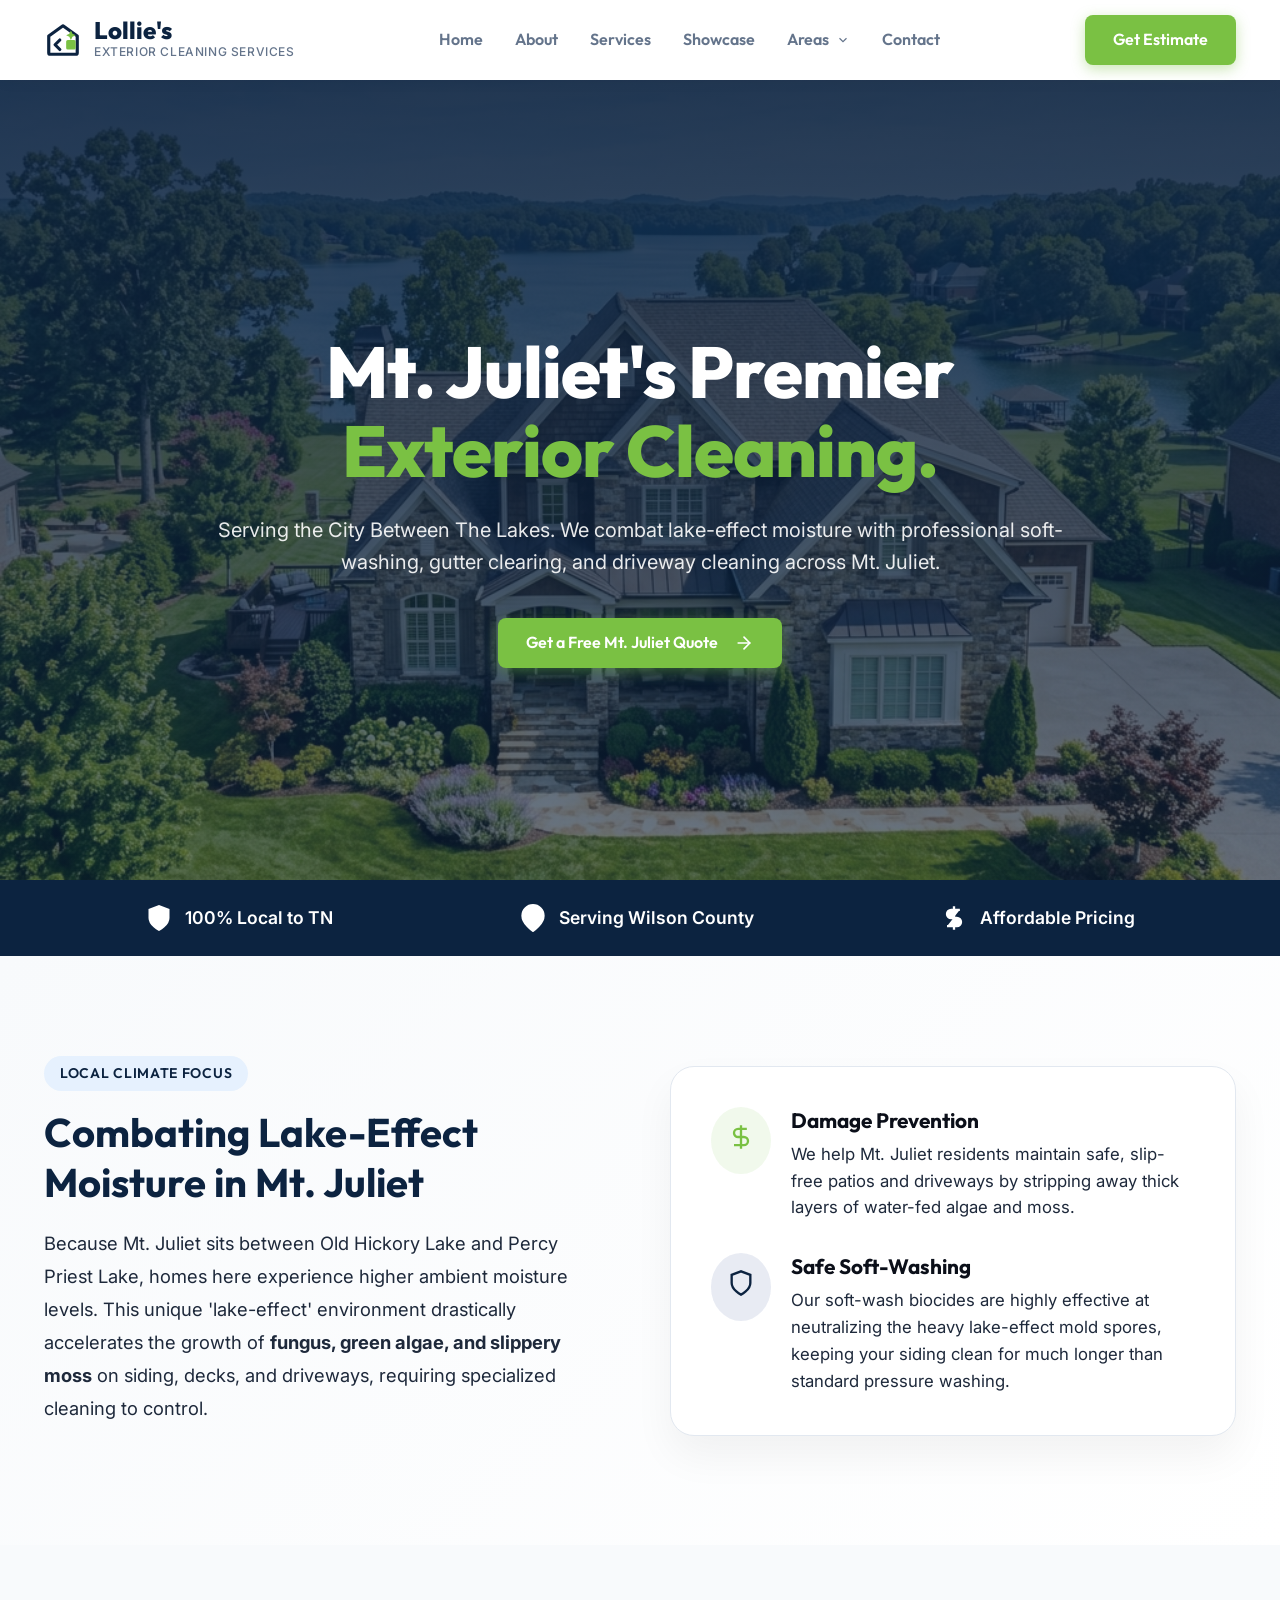
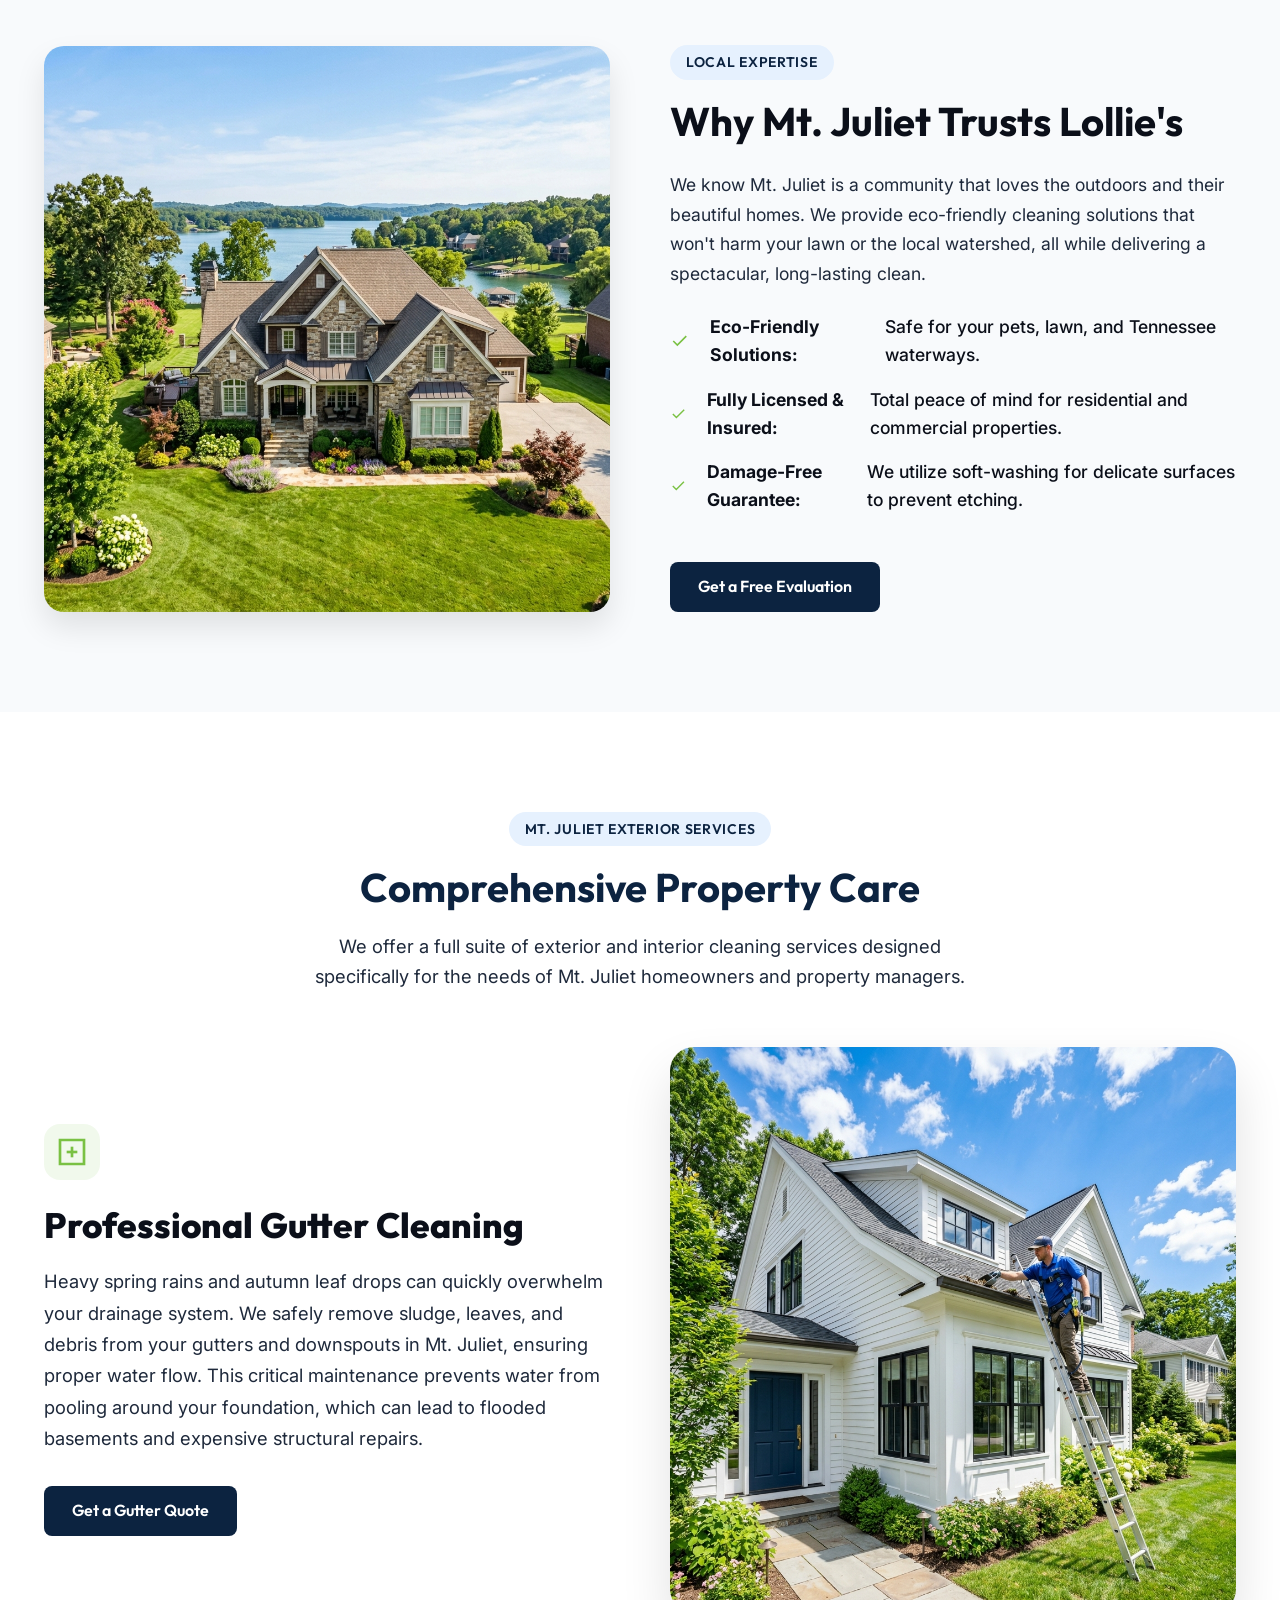
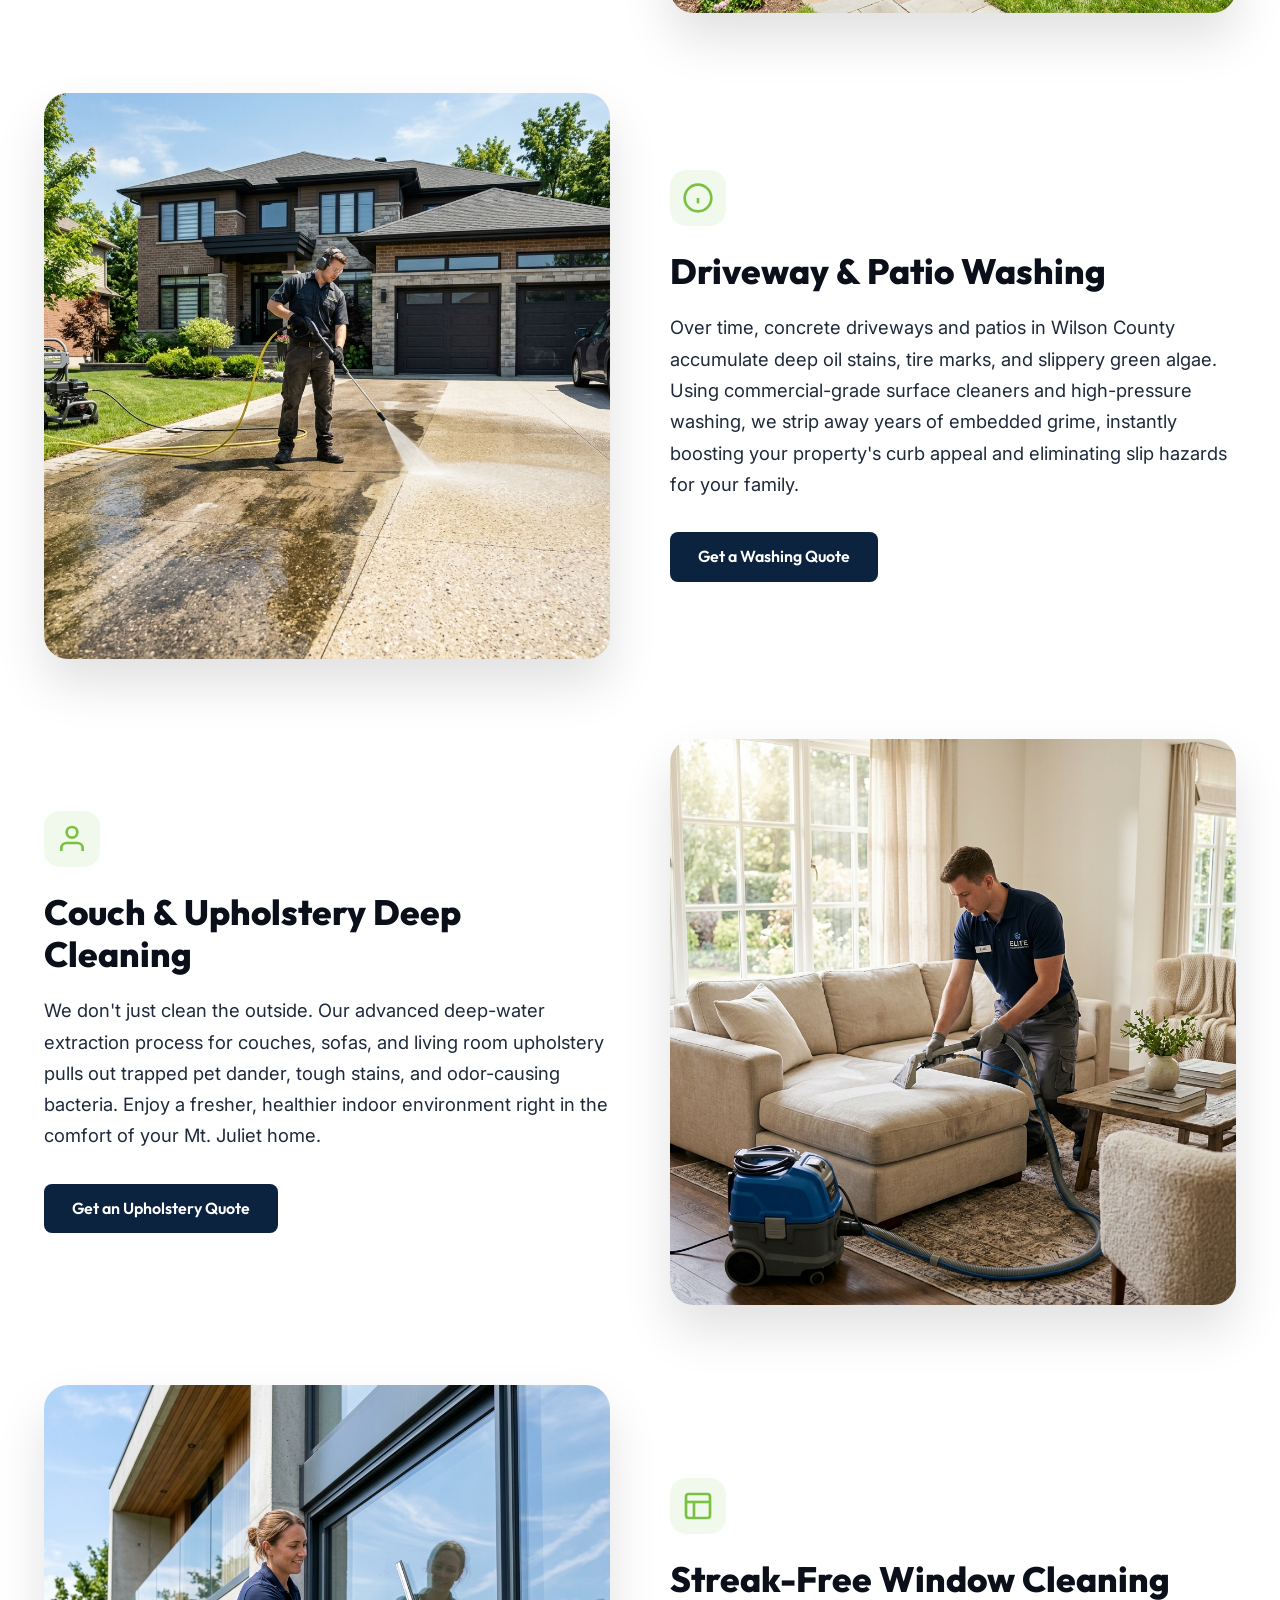
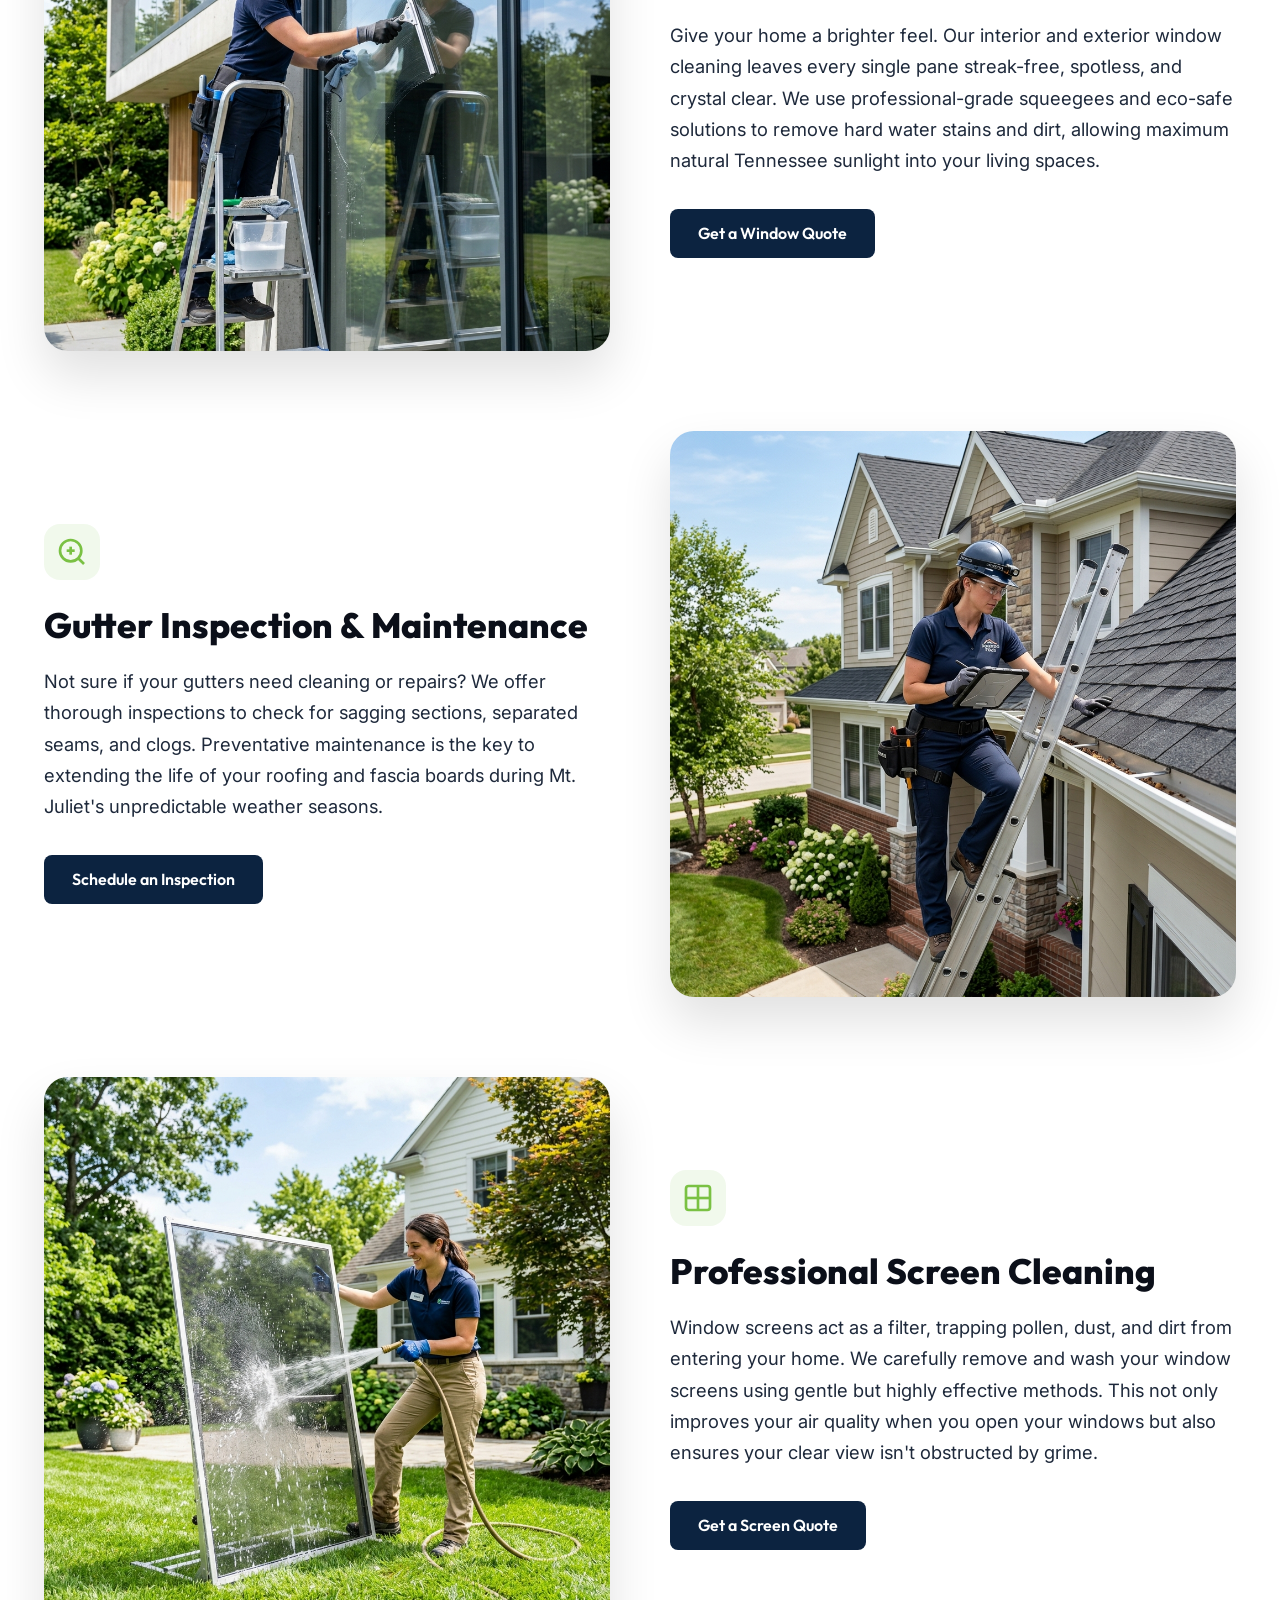
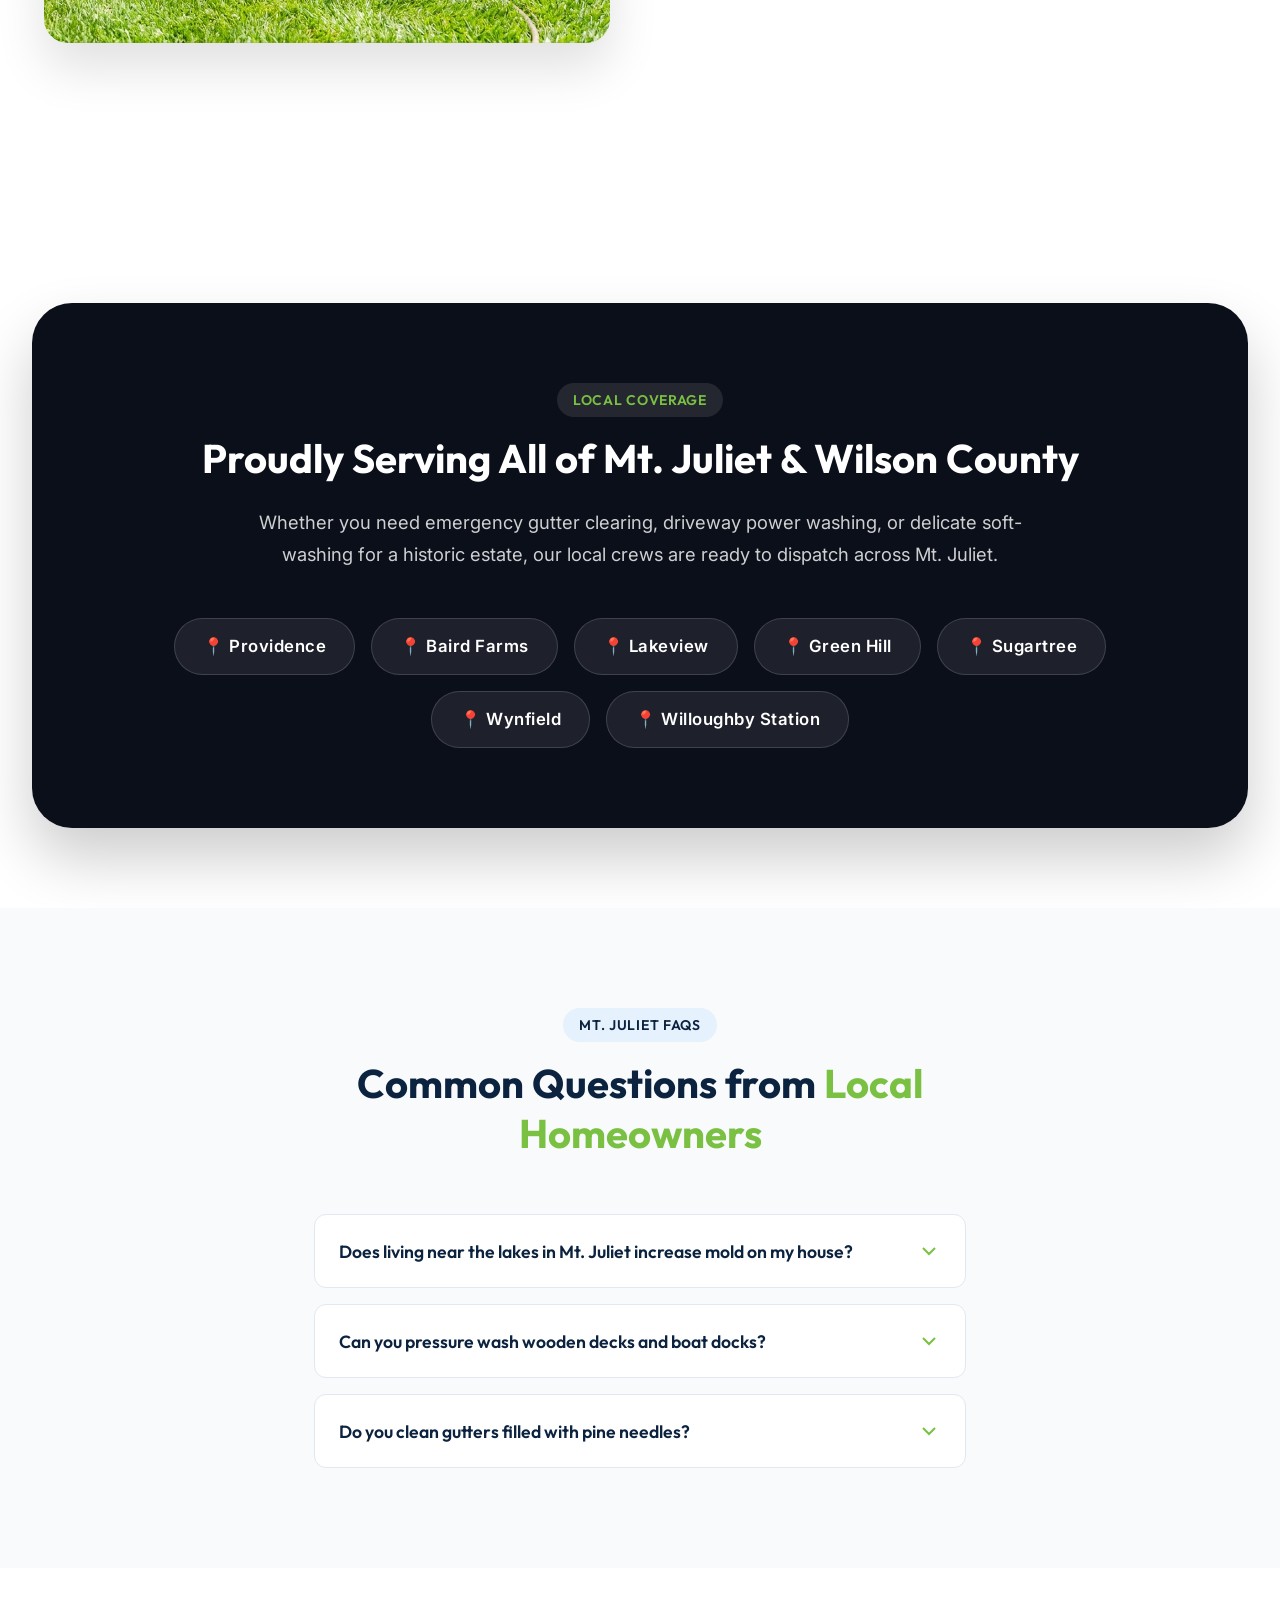
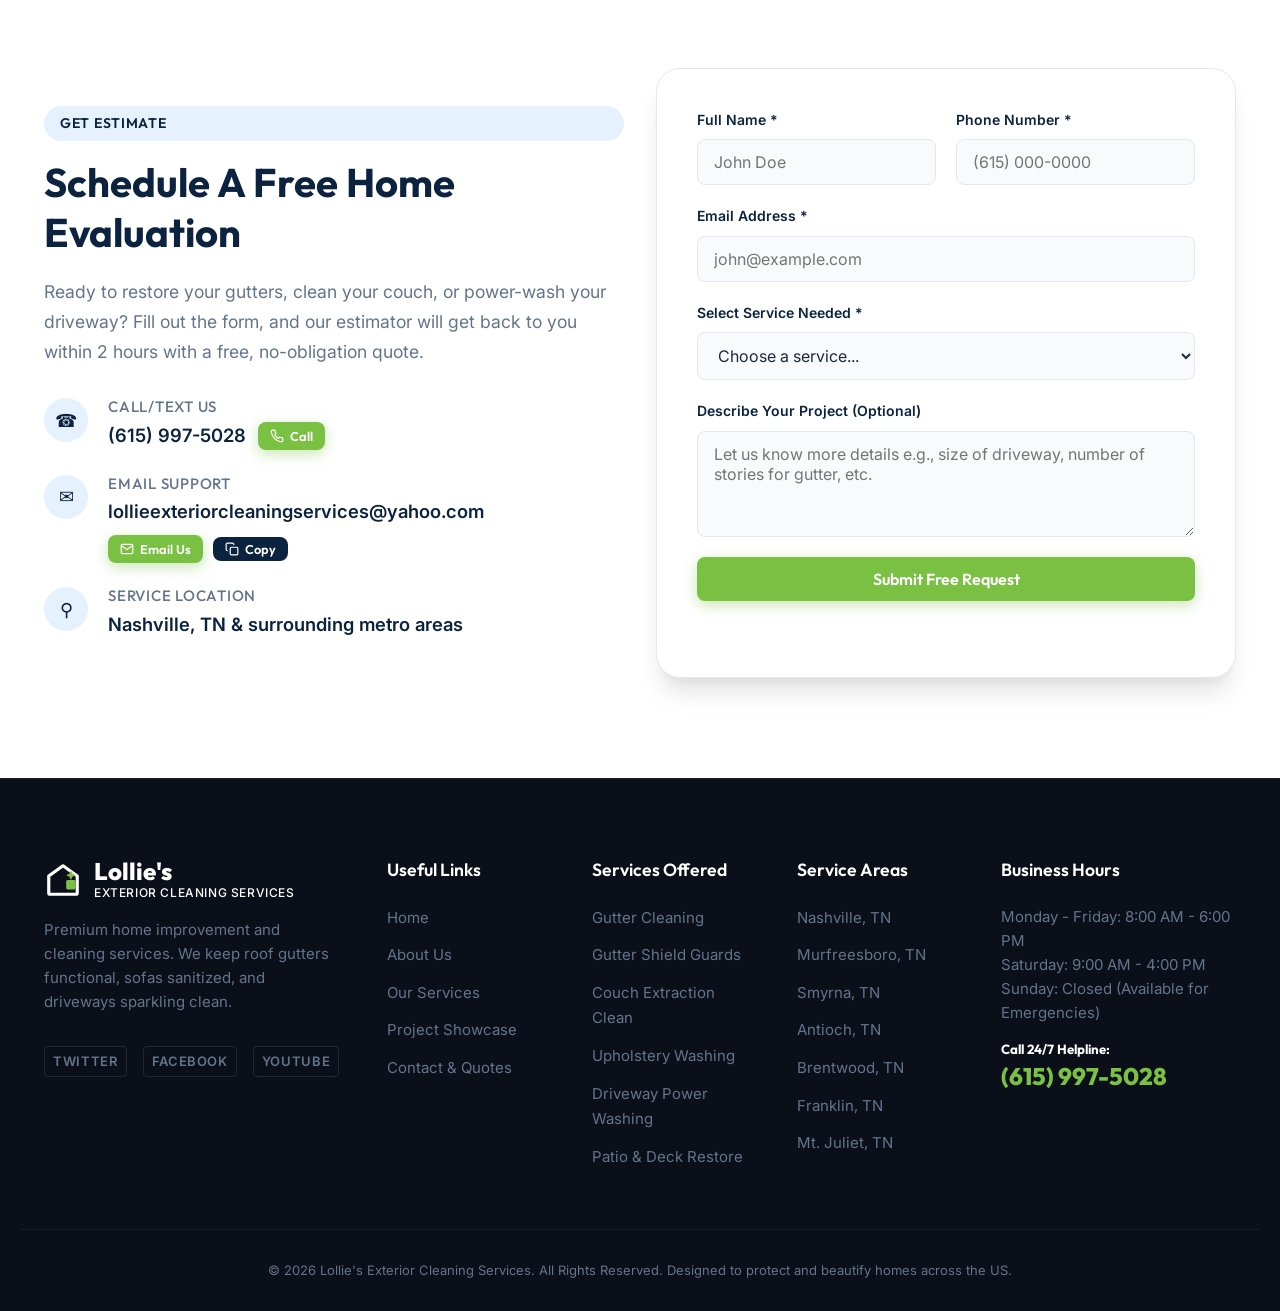
<file: mt-juliet.html>
<!DOCTYPE html>
<html lang="en">
<head>
    <meta charset="UTF-8">
    <meta name="viewport" content="width=device-width, initial-scale=1.0">
    <title>Gutter & Driveway Cleaning in Mt. Juliet, TN | Lollie's</title>
    
    <!-- Favicon -->
    <link rel="icon" type="image/svg+xml" href="favicon.svg?v=2">
    
    <!-- SEO Meta Tags -->
    <meta name="description" content="Protect your Mt. Juliet home from lake-effect moisture. We provide expert soft-washing, gutter cleaning, and upholstery washing in the City Between The Lakes.">
    <meta name="keywords" content="gutter cleaning Nashville TN, couch cleaning Murfreesboro, upholstery cleaning Smyrna TN, driveway pressure washing Franklin TN, power washing Brentwood, exterior cleaning Antioch TN, gutter cleaning Mt Juliet, pressure washing Nashville, lollies exterior cleaning services Tennessee">
    <meta name="robots" content="index, follow">
    <link rel="canonical" href="https://lolliesexteriorcleaningservices.com/">

    <!-- Open Graph / Facebook -->
    <meta property="og:type" content="website">
    <meta property="og:url" content="https://lolliesexteriorcleaningservices.com/">
    <meta property="og:title" content="Lollie's Exterior Cleaning Services | Gutter, Couch & Driveway Cleaning Nashville TN">
    <meta property="og:description" content="Premium property care services in Middle Tennessee. From roof gutters to living room couches and concrete driveways, we keep your home spotless, safe, and beautiful.">
    <meta property="og:image" content="assets/images/hero_technician.png">

    <!-- Twitter -->
    <meta property="twitter:card" content="summary_large_image">
    <meta property="twitter:url" content="https://lolliesexteriorcleaningservices.com/">
    <meta property="twitter:title" content="Lollie's Exterior Cleaning Services | Gutter, Couch & Driveway Cleaning Nashville TN">
    <meta property="twitter:description" content="Premium property care services in Middle Tennessee. From roof gutters to living room couches and concrete driveways, we keep your home spotless, safe, and beautiful.">
    <meta property="twitter:image" content="assets/images/hero_technician.png">

    <!-- Google Fonts -->
    <link rel="preconnect" href="https://fonts.googleapis.com">
    <link rel="preconnect" href="https://fonts.gstatic.com" crossorigin>
    <link href="https://fonts.googleapis.com/css2?family=Inter:wght@300;400;500;600;700&family=Outfit:wght@400;500;600;700;800&display=swap" rel="stylesheet">

    <!-- Stylesheets -->
    <link rel="stylesheet" href="style.css?v=2.4">

    <!-- JSON-LD Local Business Structured Data for SEO -->
    <script type="application/ld+json">
    {
      "@context": "https://schema.org",
      "@type": "HomeAndConstructionBusiness",
      "name": "Lollie's Exterior Cleaning Services",
      "image": "assets/images/hero_technician.png",
      "url": "https://lolliesexteriorcleaningservices.com/",
      "telephone": "615-997-5028",
      "email": "lollieexteriorcleaningservices@yahoo.com",
      "priceRange": "$$",
      "address": {
        "@type": "PostalAddress",
        "streetAddress": "Nashville Area",
        "addressLocality": "Nashville",
        "addressRegion": "TN",
        "postalCode": "37211",
        "addressCountry": "US"
      },
      "geo": {
        "@type": "GeoCoordinates",
        "latitude": 36.1627,
        "longitude": -86.7816
      },
      "openingHoursSpecification": {
        "@type": "OpeningHoursSpecification",
        "dayOfWeek": [
          "Monday",
          "Tuesday",
          "Wednesday",
          "Thursday",
          "Friday",
          "Saturday"
        ],
        "opens": "08:00",
        "closes": "18:00"
      },
      "sameAs": [
        "https://www.facebook.com/lolliesexteriorcleaningservices",
        "https://twitter.com/lolliesexterior",
        "https://www.youtube.com/lolliesexteriorcleaningservices"
      ],
      "areaServed": [
        {"@type": "City", "name": "Nashville", "sameAs": "https://en.wikipedia.org/wiki/Nashville,_Tennessee"},
        {"@type": "City", "name": "Murfreesboro", "sameAs": "https://en.wikipedia.org/wiki/Murfreesboro,_Tennessee"},
        {"@type": "City", "name": "Smyrna", "sameAs": "https://en.wikipedia.org/wiki/Smyrna,_Tennessee"},
        {"@type": "City", "name": "Antioch", "sameAs": "https://en.wikipedia.org/wiki/Antioch,_Tennessee"},
        {"@type": "City", "name": "Brentwood", "sameAs": "https://en.wikipedia.org/wiki/Brentwood,_Tennessee"},
        {"@type": "City", "name": "Franklin", "sameAs": "https://en.wikipedia.org/wiki/Franklin,_Tennessee"},
        {"@type": "City", "name": "Mt. Juliet", "sameAs": "https://en.wikipedia.org/wiki/Mount_Juliet,_Tennessee"}
      ],
      "hasOfferCatalog": {
        "@type": "OfferCatalog",
        "name": "Property Care Services",
        "itemListElement": [
          {
            "@type": "Offer",
            "itemOffered": {
              "@type": "Service",
              "name": "Window Cleaning"
            }
          },
          {
            "@type": "Offer",
            "itemOffered": {
              "@type": "Service",
              "name": "Gutter Cleaning"
            }
          },
          {
            "@type": "Offer",
            "itemOffered": {
              "@type": "Service",
              "name": "Gutter Inspection"
            }
          },
          {
            "@type": "Offer",
            "itemOffered": {
              "@type": "Service",
              "name": "Screen Cleaning"
            }
          },
          {
            "@type": "Offer",
            "itemOffered": {
              "@type": "Service",
              "name": "Couch & Upholstery Deep Cleaning"
            }
          },
          {
            "@type": "Offer",
            "itemOffered": {
              "@type": "Service",
              "name": "Driveway & Patio Pressure Washing"
            }
          },
          {
            "@type": "Offer",
            "itemOffered": {
              "@type": "Service",
              "name": "Seasonal Packages"
            }
          },
          {
            "@type": "Offer",
            "itemOffered": {
              "@type": "Service",
              "name": "Commercial Cleaning Properties"
            }
          }
        ]
      }
    }
    <!-- FAQ Schema for AEO -->
    <script type="application/ld+json">
    {
  "@context": "https://schema.org",
  "@type": "FAQPage",
  "mainEntity": [
    {
      "@type": "Question",
      "name": "Does living near the lakes in Mt. Juliet increase mold on my house?",
      "acceptedAnswer": {
        "@type": "Answer",
        "text": "Yes, the increased moisture from Old Hickory and Percy Priest lakes creates a microclimate that accelerates the growth of green algae and mildew on siding and decks."
      }
    },
    {
      "@type": "Question",
      "name": "Can you pressure wash wooden decks and boat docks?",
      "acceptedAnswer": {
        "@type": "Answer",
        "text": "Yes, we carefully wash wooden surfaces to remove slippery algae and prepare them for staining or sealing without splintering the wood."
      }
    },
    {
      "@type": "Question",
      "name": "Do you clean gutters filled with pine needles?",
      "acceptedAnswer": {
        "@type": "Answer",
        "text": "Yes, pine needles are notorious for causing severe clogs. We manually clear them and can discuss installing specialized gutter guards to prevent future buildup."
      }
    }
  ]
}
    </script>
    <link rel="stylesheet" href="local-pages.css?v=2.9">
</head>
<body>

    <!-- Header Navigation -->
    <header class="header">
        <div class="container header-container">
            <a href="index.html" class="logo-wrapper" id="home-logo">
                <!-- SVG Logo: House + Sparkle -->
                <svg class="logo-icon" viewBox="0 0 24 24" fill="none" xmlns="http://www.w3.org/2000/svg">
                    <path d="M3 9.5L12 3L21 9.5V20C21 20.5523 20.5523 21 20 21H4C3.44772 21 3 20.5523 3 20V9.5Z" stroke="currentColor" stroke-width="2" stroke-linejoin="round"/>
                    <path d="M19 13H15V17H19V13Z" stroke="#7ac143" stroke-width="2" stroke-linejoin="round" fill="#7ac143"/>
                    <path d="M10 12L7 15L10 18" stroke="currentColor" stroke-width="2" stroke-linecap="round" stroke-linejoin="round"/>
                    <path d="M17 6L18 8L20 9L18 10L17 12L16 10L14 9L16 8L17 6Z" fill="#7ac143"/>
                </svg>
                <div class="logo-text">
                    <span class="logo-title">Lollie's</span>
                    <span class="logo-subtitle">Exterior Cleaning Services</span>
                </div>
            </a>

            <nav class="nav-menu">
                <a href="index.html" class="nav-link active">Home</a>
                <a href="index.html#about" class="nav-link">About</a>
                <a href="index.html#services" class="nav-link">Services</a>
                <a href="index.html#before-after" class="nav-link">Showcase</a>
                <div class="nav-item-dropdown">
                    <a href="index.html#service-areas" class="nav-link">Areas <svg viewBox="0 0 24 24" width="14" height="14" fill="none" stroke="currentColor" stroke-width="2" style="vertical-align: middle; margin-left: 4px; margin-top: -2px;"><polyline points="6 9 12 15 18 9"></polyline></svg></a>
                    <div class="dropdown-menu">
                        <a href="nashville.html">Nashville</a>
                        <a href="franklin.html">Franklin</a>
                        <a href="murfreesboro.html">Murfreesboro</a>
                        <a href="smyrna.html">Smyrna</a>
                        <a href="antioch.html">Antioch</a>
                        <a href="brentwood.html">Brentwood</a>
                        <a href="mt-juliet.html">Mt. Juliet</a>
                    </div>
                </div>
                <a href="#contact" class="nav-link">Contact</a>
            </nav>

            <div class="header-actions">
                <a href="tel:6159975028" class="phone-call-header-mobile" aria-label="Call Us Now">
                    <svg viewBox="0 0 24 24" fill="none" stroke="currentColor" stroke-width="2" stroke-linecap="round" stroke-linejoin="round">
                        <path d="M22 16.92v3a2 2 0 0 1-2.18 2 19.79 19.79 0 0 1-8.63-3.07 19.5 19.5 0 0 1-6-6 19.79 19.79 0 0 1-3.07-8.67A2 2 0 0 1 4.11 2h3a2 2 0 0 1 2 1.72 12.84 12.84 0 0 0 .7 2.81 2 2 0 0 1-.45 2.11L8.09 9.91a16 16 0 0 0 6 6l1.27-1.27a2 2 0 0 1 2.11-.45 12.84 12.84 0 0 0 2.81.7A2 2 0 0 1 22 16.92z"></path>
                    </svg>
                </a>
                <a href="#contact" class="btn btn-primary nav-btn" id="nav-quote-btn">Get Estimate</a>
            </div>
            
            <button class="mobile-menu-toggle" aria-label="Toggle Navigation Menu">
                <span></span>
                <span></span>
                <span></span>
            </button>
        </div>
    </header>

    <main>
        <!-- Custom Local Hero -->
        <section class="local-hero-full" style="background-image: url('assets/images/mt_juliet_hero.png');">
            <div class="local-hero-overlay"></div>
            <div class="local-hero-content">
                <h1 class="local-hero-title">
                    Mt. Juliet's Premier <span class="highlight-green">Exterior Cleaning.</span>
                </h1>
                <p class="local-hero-subtitle">
                    Serving the City Between The Lakes. We combat lake-effect moisture with professional soft-washing, gutter clearing, and driveway cleaning across Mt. Juliet.
                </p>
                <div class="local-hero-buttons">
                    <a href="#contact" class="btn btn-primary btn-arrow">Get a Free Mt. Juliet Quote
                        <svg class="arrow-icon" style="width:20px;height:20px;margin-left:8px;" viewBox="0 0 24 24" fill="none" stroke="currentColor" stroke-width="2" stroke-linecap="round" stroke-linejoin="round">
                            <line x1="5" y1="12" x2="19" y2="12"></line>
                            <polyline points="12 5 19 12 12 19"></polyline>
                        </svg>
                    </a>
                </div>
            </div>
        </section>

        <!-- Trust Bar -->
        <div class="trust-bar">
            <div class="trust-bar-container">
                <div class="trust-item">
                    <svg viewBox="0 0 24 24" class="trust-icon" style="width:28px;height:28px" fill="none" stroke="currentColor" stroke-width="2"><path d="M12 22s8-4 8-10V5l-8-3-8 3v7c0 6 8 10 8 10z"></path></svg>
                    100% Local to TN
                </div>
                <div class="trust-item">
                    <svg viewBox="0 0 24 24" class="trust-icon" style="width:28px;height:28px" fill="none" stroke="currentColor" stroke-width="2"><path d="M21 10c0 7-9 13-9 13s-9-6-9-13a9 9 0 0 1 18 0z"></path><circle cx="12" cy="10" r="3"></circle></svg>
                    Serving Wilson County
                </div>
                <div class="trust-item">
                    <svg viewBox="0 0 24 24" class="trust-icon" style="width:28px;height:28px" fill="none" stroke="currentColor" stroke-width="2"><path d="M12 2v20M17 5H9.5a3.5 3.5 0 0 0 0 7h5a3.5 3.5 0 0 1 0 7H6"></path></svg>
                    Affordable Pricing
                </div>
            </div>
        </div>

        <!-- NEW SEO SECTION: Climate & Home Protection (PREMIUM LAYOUT) -->
        <section class="py-large" style="background: linear-gradient(135deg, var(--light) 0%, var(--white) 100%);">
            <div class="container">
                <div class="grid grid-2" style="align-items: center; gap: 60px;">
                    <div>
                        <span class="section-tag">Local Climate Focus</span>
                        <h2 class="section-title" style="text-align: left;">Combating Lake-Effect Moisture in Mt. Juliet</h2>
                        <p style="font-size: 1.15rem; color: var(--gray); line-height: 1.8; margin-bottom: 20px; text-align: left;">
                            Because Mt. Juliet sits between Old Hickory Lake and Percy Priest Lake, homes here experience higher ambient moisture levels. This unique 'lake-effect' environment drastically accelerates the growth of <strong>fungus, green algae, and slippery moss</strong> on siding, decks, and driveways, requiring specialized cleaning to control.
                        </p>
                    </div>
                    <div style="background: var(--white); padding: 40px; border-radius: 24px; box-shadow: 0 20px 40px rgba(0,0,0,0.05); border: 1px solid var(--border);">
                        <div style="display: flex; align-items: flex-start; gap: 20px; margin-bottom: 32px;">
                            <div style="background: rgba(122,193,67,0.1); color: var(--secondary); padding: 16px; border-radius: 50%;">
                                <svg width="28" height="28" viewBox="0 0 24 24" fill="none" stroke="currentColor" stroke-width="2"><path d="M12 2v20M17 5H9.5a3.5 3.5 0 0 0 0 7h5a3.5 3.5 0 0 1 0 7H6"></path></svg>
                            </div>
                            <div>
                                <h4 style="font-size: 1.3rem; font-weight: 700; color: var(--dark); margin-bottom: 8px;">Damage Prevention</h4>
                                <p style="color: var(--gray); line-height: 1.6; font-size: 1.05rem; margin: 0;">We help Mt. Juliet residents maintain safe, slip-free patios and driveways by stripping away thick layers of water-fed algae and moss.</p>
                            </div>
                        </div>
                        <div style="display: flex; align-items: flex-start; gap: 20px;">
                            <div style="background: rgba(30,58,138,0.1); color: var(--primary); padding: 16px; border-radius: 50%;">
                                <svg width="28" height="28" viewBox="0 0 24 24" fill="none" stroke="currentColor" stroke-width="2"><path d="M12 22s8-4 8-10V5l-8-3-8 3v7c0 6 8 10 8 10z"></path></svg>
                            </div>
                            <div>
                                <h4 style="font-size: 1.3rem; font-weight: 700; color: var(--dark); margin-bottom: 8px;">Safe Soft-Washing</h4>
                                <p style="color: var(--gray); line-height: 1.6; font-size: 1.05rem; margin: 0;">Our soft-wash biocides are highly effective at neutralizing the heavy lake-effect mold spores, keeping your siding clean for much longer than standard pressure washing.</p>
                            </div>
                        </div>
                    </div>
                </div>
            </div>
        </section>

        <!-- Why Choose Us -->
        <section class="local-why-us">
            <div class="container why-grid">
                <div class="why-image-wrapper">
                    <img src="assets/images/mt_juliet_hero.png" alt="Mt. Juliet Property Pressure Washing" style="max-width: 100%; border-radius: 20px; box-shadow: 0 15px 30px rgba(0,0,0,0.1);">
                </div>
                <div class="why-content">
                    <span class="section-tag">Local Expertise</span>
                    <h2>Why Mt. Juliet Trusts Lollie's</h2>
                    <p>
                        We know Mt. Juliet is a community that loves the outdoors and their beautiful homes. We provide eco-friendly cleaning solutions that won't harm your lawn or the local watershed, all while delivering a spectacular, long-lasting clean.
                    </p>
                    <ul class="why-list">
                        <li><svg viewBox="0 0 24 24" style="width:24px;height:24px; margin-right: 8px;" fill="none" stroke="currentColor" stroke-width="2"><polyline points="20 6 9 17 4 12"></polyline></svg> <strong>Eco-Friendly Solutions:</strong> Safe for your pets, lawn, and Tennessee waterways.</li>
                        <li><svg viewBox="0 0 24 24" style="width:24px;height:24px; margin-right: 8px;" fill="none" stroke="currentColor" stroke-width="2"><polyline points="20 6 9 17 4 12"></polyline></svg> <strong>Fully Licensed & Insured:</strong> Total peace of mind for residential and commercial properties.</li>
                        <li><svg viewBox="0 0 24 24" style="width:24px;height:24px; margin-right: 8px;" fill="none" stroke="currentColor" stroke-width="2"><polyline points="20 6 9 17 4 12"></polyline></svg> <strong>Damage-Free Guarantee:</strong> We utilize soft-washing for delicate surfaces to prevent etching.</li>
                    </ul>
                    <a href="#contact" class="btn btn-secondary mt-small">Get a Free Evaluation</a>
                </div>
            </div>
        </section>

        <!-- PREMIUM ZIG-ZAG SERVICES LAYOUT -->
        <section id="services" class="zig-zag-section bg-light">
            <div class="container">
                <div class="text-center mb-large">
                    <span class="section-tag">Mt. Juliet Exterior Services</span>
                    <h2 class="section-title">Comprehensive Property Care</h2>
                    <p style="max-width: 700px; margin: 0 auto; color: var(--gray); font-size: 1.15rem; line-height: 1.6;">We offer a full suite of exterior and interior cleaning services designed specifically for the needs of Mt. Juliet homeowners and property managers.</p>
                </div>

                <!-- Zig Zag Row 1 -->
                <div class="zig-zag-row">
                    <div class="zig-zag-image">
                        <img src="assets/images/srv_gutter.png" alt="Professional Gutter Cleaning Mt. Juliet">
                    </div>
                    <div class="zig-zag-content">
                        <div class="zig-zag-icon">
                            <svg viewBox="0 0 24 24" fill="none" stroke="currentColor" stroke-width="2"><path d="M3 3h18v18H3z"></path><path d="M12 8v8"></path><path d="M8 12h8"></path></svg>
                        </div>
                        <h3 class="zig-zag-title">Professional Gutter Cleaning</h3>
                        <p class="zig-zag-desc">Heavy spring rains and autumn leaf drops can quickly overwhelm your drainage system. We safely remove sludge, leaves, and debris from your gutters and downspouts in Mt. Juliet, ensuring proper water flow. This critical maintenance prevents water from pooling around your foundation, which can lead to flooded basements and expensive structural repairs.</p>
                        <a href="#contact" class="btn btn-secondary">Get a Gutter Quote</a>
                    </div>
                </div>

                <!-- Zig Zag Row 2 -->
                <div class="zig-zag-row">
                    <div class="zig-zag-image">
                        <img src="assets/images/srv_driveway.png" alt="Driveway & Patio Washing Mt. Juliet">
                    </div>
                    <div class="zig-zag-content">
                        <div class="zig-zag-icon">
                            <svg viewBox="0 0 24 24" fill="none" stroke="currentColor" stroke-width="2"><circle cx="12" cy="12" r="10"></circle><path d="M12 16v-4"></path><path d="M12 8h.01"></path></svg>
                        </div>
                        <h3 class="zig-zag-title">Driveway & Patio Washing</h3>
                        <p class="zig-zag-desc">Over time, concrete driveways and patios in Wilson County accumulate deep oil stains, tire marks, and slippery green algae. Using commercial-grade surface cleaners and high-pressure washing, we strip away years of embedded grime, instantly boosting your property's curb appeal and eliminating slip hazards for your family.</p>
                        <a href="#contact" class="btn btn-secondary">Get a Washing Quote</a>
                    </div>
                </div>

                <!-- Zig Zag Row 3 -->
                <div class="zig-zag-row">
                    <div class="zig-zag-image">
                        <img src="assets/images/srv_upholstery.png" alt="Couch & Upholstery Cleaning Mt. Juliet">
                    </div>
                    <div class="zig-zag-content">
                        <div class="zig-zag-icon">
                            <svg viewBox="0 0 24 24" fill="none" stroke="currentColor" stroke-width="2"><path d="M20 21v-2a4 4 0 0 0-4-4H8a4 4 0 0 0-4 4v2"></path><circle cx="12" cy="7" r="4"></circle></svg>
                        </div>
                        <h3 class="zig-zag-title">Couch & Upholstery Deep Cleaning</h3>
                        <p class="zig-zag-desc">We don't just clean the outside. Our advanced deep-water extraction process for couches, sofas, and living room upholstery pulls out trapped pet dander, tough stains, and odor-causing bacteria. Enjoy a fresher, healthier indoor environment right in the comfort of your Mt. Juliet home.</p>
                        <a href="#contact" class="btn btn-secondary">Get an Upholstery Quote</a>
                    </div>
                </div>

                <!-- Zig Zag Row 4 -->
                <div class="zig-zag-row">
                    <div class="zig-zag-image">
                        <img src="assets/images/srv_window.png" alt="Window Cleaning Mt. Juliet">
                    </div>
                    <div class="zig-zag-content">
                        <div class="zig-zag-icon">
                            <svg viewBox="0 0 24 24" fill="none" stroke="currentColor" stroke-width="2"><rect x="3" y="3" width="18" height="18" rx="2" ry="2"></rect><line x1="3" y1="9" x2="21" y2="9"></line><line x1="9" y1="21" x2="9" y2="9"></line></svg>
                        </div>
                        <h3 class="zig-zag-title">Streak-Free Window Cleaning</h3>
                        <p class="zig-zag-desc">Give your home a brighter feel. Our interior and exterior window cleaning leaves every single pane streak-free, spotless, and crystal clear. We use professional-grade squeegees and eco-safe solutions to remove hard water stains and dirt, allowing maximum natural Tennessee sunlight into your living spaces.</p>
                        <a href="#contact" class="btn btn-secondary">Get a Window Quote</a>
                    </div>
                </div>

                <!-- Zig Zag Row 5 -->
                <div class="zig-zag-row">
                    <div class="zig-zag-image">
                        <img src="assets/images/srv_inspection.png" alt="Gutter Inspection Mt. Juliet">
                    </div>
                    <div class="zig-zag-content">
                        <div class="zig-zag-icon">
                            <svg viewBox="0 0 24 24" fill="none" stroke="currentColor" stroke-width="2"><circle cx="11" cy="11" r="8"></circle><line x1="21" y1="21" x2="16.65" y2="16.65"></line><line x1="11" y1="8" x2="11" y2="14"></line><line x1="8" y1="11" x2="14" y2="11"></line></svg>
                        </div>
                        <h3 class="zig-zag-title">Gutter Inspection & Maintenance</h3>
                        <p class="zig-zag-desc">Not sure if your gutters need cleaning or repairs? We offer thorough inspections to check for sagging sections, separated seams, and clogs. Preventative maintenance is the key to extending the life of your roofing and fascia boards during Mt. Juliet's unpredictable weather seasons.</p>
                        <a href="#contact" class="btn btn-secondary">Schedule an Inspection</a>
                    </div>
                </div>

                <!-- Zig Zag Row 6 -->
                <div class="zig-zag-row">
                    <div class="zig-zag-image">
                        <img src="assets/images/srv_screen.png" alt="Screen Cleaning Mt. Juliet">
                    </div>
                    <div class="zig-zag-content">
                        <div class="zig-zag-icon">
                            <svg viewBox="0 0 24 24" fill="none" stroke="currentColor" stroke-width="2"><rect x="3" y="3" width="18" height="18" rx="2" ry="2"></rect><line x1="3" y1="12" x2="21" y2="12"></line><line x1="12" y1="3" x2="12" y2="21"></line></svg>
                        </div>
                        <h3 class="zig-zag-title">Professional Screen Cleaning</h3>
                        <p class="zig-zag-desc">Window screens act as a filter, trapping pollen, dust, and dirt from entering your home. We carefully remove and wash your window screens using gentle but highly effective methods. This not only improves your air quality when you open your windows but also ensures your clear view isn't obstructed by grime.</p>
                        <a href="#contact" class="btn btn-secondary">Get a Screen Quote</a>
                    </div>
                </div>

            </div>
        </section>

        <!-- SEO SECTION: Neighborhoods We Serve (PREMIUM DARK LAYOUT) -->
        <section class="py-large" style="background: var(--dark); color: var(--white); text-align: center; border-radius: 40px; margin: 80px auto; max-width: 95%; padding: 80px 20px; box-shadow: 0 30px 60px rgba(0,0,0,0.2);">
            <div class="container">
                <span class="section-tag" style="background: rgba(255,255,255,0.1); color: var(--secondary);">Local Coverage</span>
                <h2 class="section-title text-white" style="margin-bottom: 24px;">Proudly Serving All of Mt. Juliet & Wilson County</h2>
                <p style="color: rgba(255,255,255,0.8); font-size: 1.15rem; line-height: 1.7; max-width: 800px; margin: 0 auto 48px;">
                    Whether you need emergency gutter clearing, driveway power washing, or delicate soft-washing for a historic estate, our local crews are ready to dispatch across Mt. Juliet.
                </p>
                <div style="display: flex; flex-wrap: wrap; justify-content: center; gap: 16px; max-width: 1000px; margin: 0 auto;">
                    <span style="background: rgba(255,255,255,0.08); border: 1px solid rgba(255,255,255,0.15); padding: 14px 28px; border-radius: 100px; font-weight: 600; font-size: 1.05rem; letter-spacing: 0.5px;">📍 Providence</span>
                    <span style="background: rgba(255,255,255,0.08); border: 1px solid rgba(255,255,255,0.15); padding: 14px 28px; border-radius: 100px; font-weight: 600; font-size: 1.05rem; letter-spacing: 0.5px;">📍 Baird Farms</span>
                    <span style="background: rgba(255,255,255,0.08); border: 1px solid rgba(255,255,255,0.15); padding: 14px 28px; border-radius: 100px; font-weight: 600; font-size: 1.05rem; letter-spacing: 0.5px;">📍 Lakeview</span>
                    <span style="background: rgba(255,255,255,0.08); border: 1px solid rgba(255,255,255,0.15); padding: 14px 28px; border-radius: 100px; font-weight: 600; font-size: 1.05rem; letter-spacing: 0.5px;">📍 Green Hill</span>
                    <span style="background: rgba(255,255,255,0.08); border: 1px solid rgba(255,255,255,0.15); padding: 14px 28px; border-radius: 100px; font-weight: 600; font-size: 1.05rem; letter-spacing: 0.5px;">📍 Sugartree</span>
                    <span style="background: rgba(255,255,255,0.08); border: 1px solid rgba(255,255,255,0.15); padding: 14px 28px; border-radius: 100px; font-weight: 600; font-size: 1.05rem; letter-spacing: 0.5px;">📍 Wynfield</span>
                    <span style="background: rgba(255,255,255,0.08); border: 1px solid rgba(255,255,255,0.15); padding: 14px 28px; border-radius: 100px; font-weight: 600; font-size: 1.05rem; letter-spacing: 0.5px;">📍 Willoughby Station</span>
                </div>
            </div>
        </section>

        <!-- Local FAQ (Expanded) -->
        <section id="faq" class="faq-section py-large bg-light">
            <div class="container max-w-700">
                <div class="text-center mb-large">
                    <span class="section-tag">Mt. Juliet FAQs</span>
                    <h2 class="section-title">Common Questions from <span class="highlight-green">Local Homeowners</span></h2>
                </div>
                <div class="faq-accordion">
                    
                    <div class="faq-item">
                        <button class="faq-question">
                            <span>Does living near the lakes in Mt. Juliet increase mold on my house?</span>
                            <svg viewBox="0 0 24 24" fill="none" stroke="currentColor" stroke-width="2"><path d="M6 9l6 6 6-6"></path></svg>
                        </button>
                        <div class="faq-answer">
                            <p>Yes, the increased moisture from Old Hickory and Percy Priest lakes creates a microclimate that accelerates the growth of green algae and mildew on siding and decks.</p>
                        </div>
                    </div>
                    <div class="faq-item">
                        <button class="faq-question">
                            <span>Can you pressure wash wooden decks and boat docks?</span>
                            <svg viewBox="0 0 24 24" fill="none" stroke="currentColor" stroke-width="2"><path d="M6 9l6 6 6-6"></path></svg>
                        </button>
                        <div class="faq-answer">
                            <p>Yes, we carefully wash wooden surfaces to remove slippery algae and prepare them for staining or sealing without splintering the wood.</p>
                        </div>
                    </div>
                    <div class="faq-item">
                        <button class="faq-question">
                            <span>Do you clean gutters filled with pine needles?</span>
                            <svg viewBox="0 0 24 24" fill="none" stroke="currentColor" stroke-width="2"><path d="M6 9l6 6 6-6"></path></svg>
                        </button>
                        <div class="faq-answer">
                            <p>Yes, pine needles are notorious for causing severe clogs. We manually clear them and can discuss installing specialized gutter guards to prevent future buildup.</p>
                        </div>
                    </div>
                </div>
            </div>
        </section>
        
        <!-- Extracted Contact Section from Homepage -->
        <!-- Contact Section / Lead Form -->
        <section id="contact" class="contact-section py-large">
            <div class="container grid grid-2">
                <div class="contact-info-column">
                    <span class="section-tag">Get Estimate</span>
                    <h2 class="section-title">Schedule A Free Home Evaluation</h2>
                    <p class="section-description">
                        Ready to restore your gutters, clean your couch, or power-wash your driveway? Fill out the form, and our estimator will get back to you within 2 hours with a free, no-obligation quote.
                    </p>
                    <div class="contact-details mt-medium">
                        <div class="detail-item">
                            <span class="detail-icon">☎</span>
                            <div>
                                <h5>Call/Text Us</h5>
                                <div style="display: flex; align-items: center; gap: 12px;">
                                    <p><a href="tel:6159975028">(615) 997-5028</a></p>
                                    <a href="tel:6159975028" class="btn btn-primary" style="padding: 4px 12px; font-size: 0.8rem; gap: 6px;">
                                        <svg style="width:14px; height:14px;" viewBox="0 0 24 24" fill="none" stroke="currentColor" stroke-width="2"><path d="M22 16.92v3a2 2 0 0 1-2.18 2 19.79 19.79 0 0 1-8.63-3.07 19.5 19.5 0 0 1-6-6 19.79 19.79 0 0 1-3.07-8.67A2 2 0 0 1 4.11 2h3a2 2 0 0 1 2 1.72 12.84 12.84 0 0 0 .7 2.81 2 2 0 0 1-.45 2.11L8.09 9.91a16 16 0 0 0 6 6l1.27-1.27a2 2 0 0 1 2.11-.45 12.84 12.84 0 0 0 2.81.7A2 2 0 0 1 22 16.92z"></path></svg>
                                        Call
                                    </a>
                                </div>
                            </div>
                        </div>
                        <div class="detail-item">
                            <span class="detail-icon">✉</span>
                            <div>
                                <h5>Email Support</h5>
                                <p><a href="mailto:lollieexteriorcleaningservices@yahoo.com" target="_blank">lollieexteriorcleaningservices@yahoo.com</a></p>
                                <div style="display: flex; align-items: center; gap: 10px; margin-top: 8px;">
                                    <a href="mailto:lollieexteriorcleaningservices@yahoo.com" target="_blank" class="btn btn-primary" style="padding: 4px 12px; font-size: 0.8rem; gap: 6px;">
                                        <svg style="width:14px; height:14px;" viewBox="0 0 24 24" fill="none" stroke="currentColor" stroke-width="2"><path d="M4 4h16c1.1 0 2 .9 2 2v12c0 1.1-.9 2-2 2H4c-1.1 0-2-.9-2-2V6c0-1.1.9-2 2-2z"></path><polyline points="22,6 12,13 2,6"></polyline></svg>
                                        Email Us
                                    </a>
                                    <button onclick="navigator.clipboard.writeText('lollieexteriorcleaningservices@yahoo.com'); const el = document.getElementById('copy-alert'); el.style.display='block'; setTimeout(() => el.style.display='none', 2000);" class="btn btn-secondary" style="padding: 4px 12px; font-size: 0.8rem; gap: 6px; display: flex; align-items: center;">
                                        <svg style="width:14px; height:14px;" viewBox="0 0 24 24" fill="none" stroke="currentColor" stroke-width="2"><rect x="9" y="9" width="13" height="13" rx="2" ry="2"></rect><path d="M5 15H4a2 2 0 0 1-2-2V4a2 2 0 0 1 2-2h9a2 2 0 0 1 2 2v1"></path></svg>
                                        Copy
                                    </button>
                                    <span id="copy-alert" style="display:none; color: var(--secondary); font-size: 0.8rem; font-weight: 600;">Copied!</span>
                                </div>
                            </div>
                        </div>
                        <div class="detail-item">
                            <span class="detail-icon">⚲</span>
                            <div>
                                <h5>Service Location</h5>
                                <p>Nashville, TN & surrounding metro areas</p>
                            </div>
                        </div>
                    </div>
                </div>

                <div class="contact-form-wrapper">
                    <form id="lead-form" class="lead-form">
                        <div class="form-row">
                            <div class="form-group">
                                <label for="form-name">Full Name *</label>
                                <input type="text" id="form-name" required placeholder="John Doe">
                            </div>
                            <div class="form-group">
                                <label for="form-phone">Phone Number *</label>
                                <input type="tel" id="form-phone" required placeholder="(615) 000-0000">
                            </div>
                        </div>
                        <div class="form-group">
                            <label for="form-email">Email Address *</label>
                            <input type="email" id="form-email" required placeholder="john@example.com">
                        </div>
                        <div class="form-group">
                            <label for="form-service">Select Service Needed *</label>
                            <select id="form-service" required>
                                <option value="" disabled selected>Choose a service...</option>
                                <option value="gutter">Gutter Cleaning & Guard Setup</option>
                                <option value="couch">Couch & Upholstery Deep Cleaning</option>
                                <option value="driveway">Driveway & Patio Pressure Washing</option>
                                <option value="multiple">Multiple Cleaning Services</option>
                            </select>
                        </div>
                        <div class="form-group">
                            <label for="form-message">Describe Your Project (Optional)</label>
                            <textarea id="form-message" rows="4" placeholder="Let us know more details e.g., size of driveway, number of stories for gutter, etc."></textarea>
                        </div>
                        <button type="submit" class="btn btn-primary btn-full">Submit Free Request</button>
                        <div id="form-status" class="form-status mt-small text-center"></div>
                    </form>
                </div>
            </div>
        </section>
    </main>

    <!-- Footer -->
    <footer class="footer">
        <div class="container footer-grid">
            <div class="footer-brand">
                <a href="#" class="logo-wrapper text-white">
                    <svg class="logo-icon text-white" viewBox="0 0 24 24" fill="none" xmlns="http://www.w3.org/2000/svg">
                        <path d="M3 9.5L12 3L21 9.5V20C21 20.5523 20.5523 21 20 21H4C3.44772 21 3 20.5523 3 20V9.5Z" stroke="currentColor" stroke-width="2" stroke-linejoin="round"/>
                        <path d="M19 13H15V17H19V13Z" stroke="#7ac143" stroke-width="2" stroke-linejoin="round" fill="#7ac143"/>
                        <path d="M17 6L18 8L20 9L18 10L17 12L16 10L14 9L16 8L17 6Z" fill="#7ac143"/>
                    </svg>
                    <div class="logo-text">
                        <span class="logo-title text-white">Lollie's</span>
                        <span class="logo-subtitle text-white">Exterior Cleaning Services</span>
                    </div>
                </a>
                <p class="footer-tagline mt-small">
                    Premium home improvement and cleaning services. We keep roof gutters functional, sofas sanitized, and driveways sparkling clean.
                </p>
                <div class="social-links-footer mt-medium">
                    <!-- Social icons repeated inside footer -->
                    <a href="https://twitter.com/lolliesexterior" target="_blank" aria-label="Twitter">Twitter</a>
                    <a href="https://facebook.com/lolliesexteriorcleaningservices" target="_blank" aria-label="Facebook">Facebook</a>
                    <a href="https://youtube.com/lolliesexteriorcleaningservices" target="_blank" aria-label="YouTube">YouTube</a>
                </div>
            </div>

            <div class="footer-links">
                <h4>Useful Links</h4>
                <ul>
                    <li><a href="index.html">Home</a></li>
                    <li><a href="index.html#about">About Us</a></li>
                    <li><a href="index.html#services">Our Services</a></li>
                    <li><a href="index.html#before-after">Project Showcase</a></li>
                    <li><a href="index.html#contact">Contact & Quotes</a></li>
                </ul>
            </div>

            <div class="footer-services">
                <h4>Services Offered</h4>
                <ul>
                    <li><a href="index.html#services">Gutter Cleaning</a></li>
                    <li><a href="index.html#services">Gutter Shield Guards</a></li>
                    <li><a href="index.html#services">Couch Extraction Clean</a></li>
                    <li><a href="index.html#services">Upholstery Washing</a></li>
                    <li><a href="index.html#services">Driveway Power Washing</a></li>
                    <li><a href="index.html#services">Patio & Deck Restore</a></li>
                </ul>
            </div>

            <div class="footer-areas">
                <h4>Service Areas</h4>
                <ul>
                    <li><a href="nashville.html">Nashville, TN</a></li>
                    <li><a href="murfreesboro.html">Murfreesboro, TN</a></li>
                    <li><a href="smyrna.html">Smyrna, TN</a></li>
                    <li><a href="antioch.html">Antioch, TN</a></li>
                    <li><a href="brentwood.html">Brentwood, TN</a></li>
                    <li><a href="franklin.html">Franklin, TN</a></li>
                    <li><a href="mt-juliet.html">Mt. Juliet, TN</a></li>
                </ul>
            </div>

            <div class="footer-contact">
                <h4>Business Hours</h4>
                <p class="hours-text">
                    Monday - Friday: 8:00 AM - 6:00 PM<br>
                    Saturday: 9:00 AM - 4:00 PM<br>
                    Sunday: Closed (Available for Emergencies)
                </p>
                <h5 class="mt-small text-white">Call 24/7 Helpline:</h5>
                <p class="phone-link"><a href="tel:6159975028" class="highlight-green">(615) 997-5028</a></p>
            </div>
        </div>

        <div class="container footer-bottom">
            <p>&copy; 2026 Lollie's Exterior Cleaning Services. All Rights Reserved. Designed to protect and beautify homes across the US.</p>
        </div>
    </footer>

    <!-- Mobile App-like Bottom Tab Navigation -->
    <div class="mobile-bottom-nav">
        <a href="#home" class="mobile-nav-item active">
            <svg viewBox="0 0 24 24" fill="none" stroke="currentColor" stroke-width="2">
                <path d="M3 9l9-7 9 7v11a2 2 0 0 1-2 2H5a2 2 0 0 1-2-2z"></path>
            </svg>
            <span>Home</span>
        </a>
        <a href="#services" class="mobile-nav-item">
            <svg viewBox="0 0 24 24" fill="none" stroke="currentColor" stroke-width="2">
                <path d="M12 2L2 7l10 5 10-5-10-5z"></path>
                <path d="M2 17l10 5 10-5M2 12l10 5 10-5"></path>
            </svg>
            <span>Services</span>
        </a>
        <a href="#before-after" class="mobile-nav-item">
            <svg viewBox="0 0 24 24" fill="none" stroke="currentColor" stroke-width="2">
                <path d="M22 11.08V12a10 10 0 1 1-5.93-9.14"></path>
                <polyline points="22 4 12 14.01 9 11.01"></polyline>
            </svg>
            <span>Showcase</span>
        </a>
        <a href="#contact" class="mobile-nav-item">
            <svg viewBox="0 0 24 24" fill="none" stroke="currentColor" stroke-width="2">
                <path d="M4 4h16c1.1 0 2 .9 2 2v12c0 1.1-.9 2-2 2H4c-1.1 0-2-.9-2-2V6c0-1.1.9-2 2-2z"></path>
                <polyline points="22,6 12,13 2,6"></polyline>
            </svg>
            <span>Quote</span>
        </a>
    </div>

    <!-- Scripts -->
    <script src="app.js"></script>
</body>
</html>
</file>
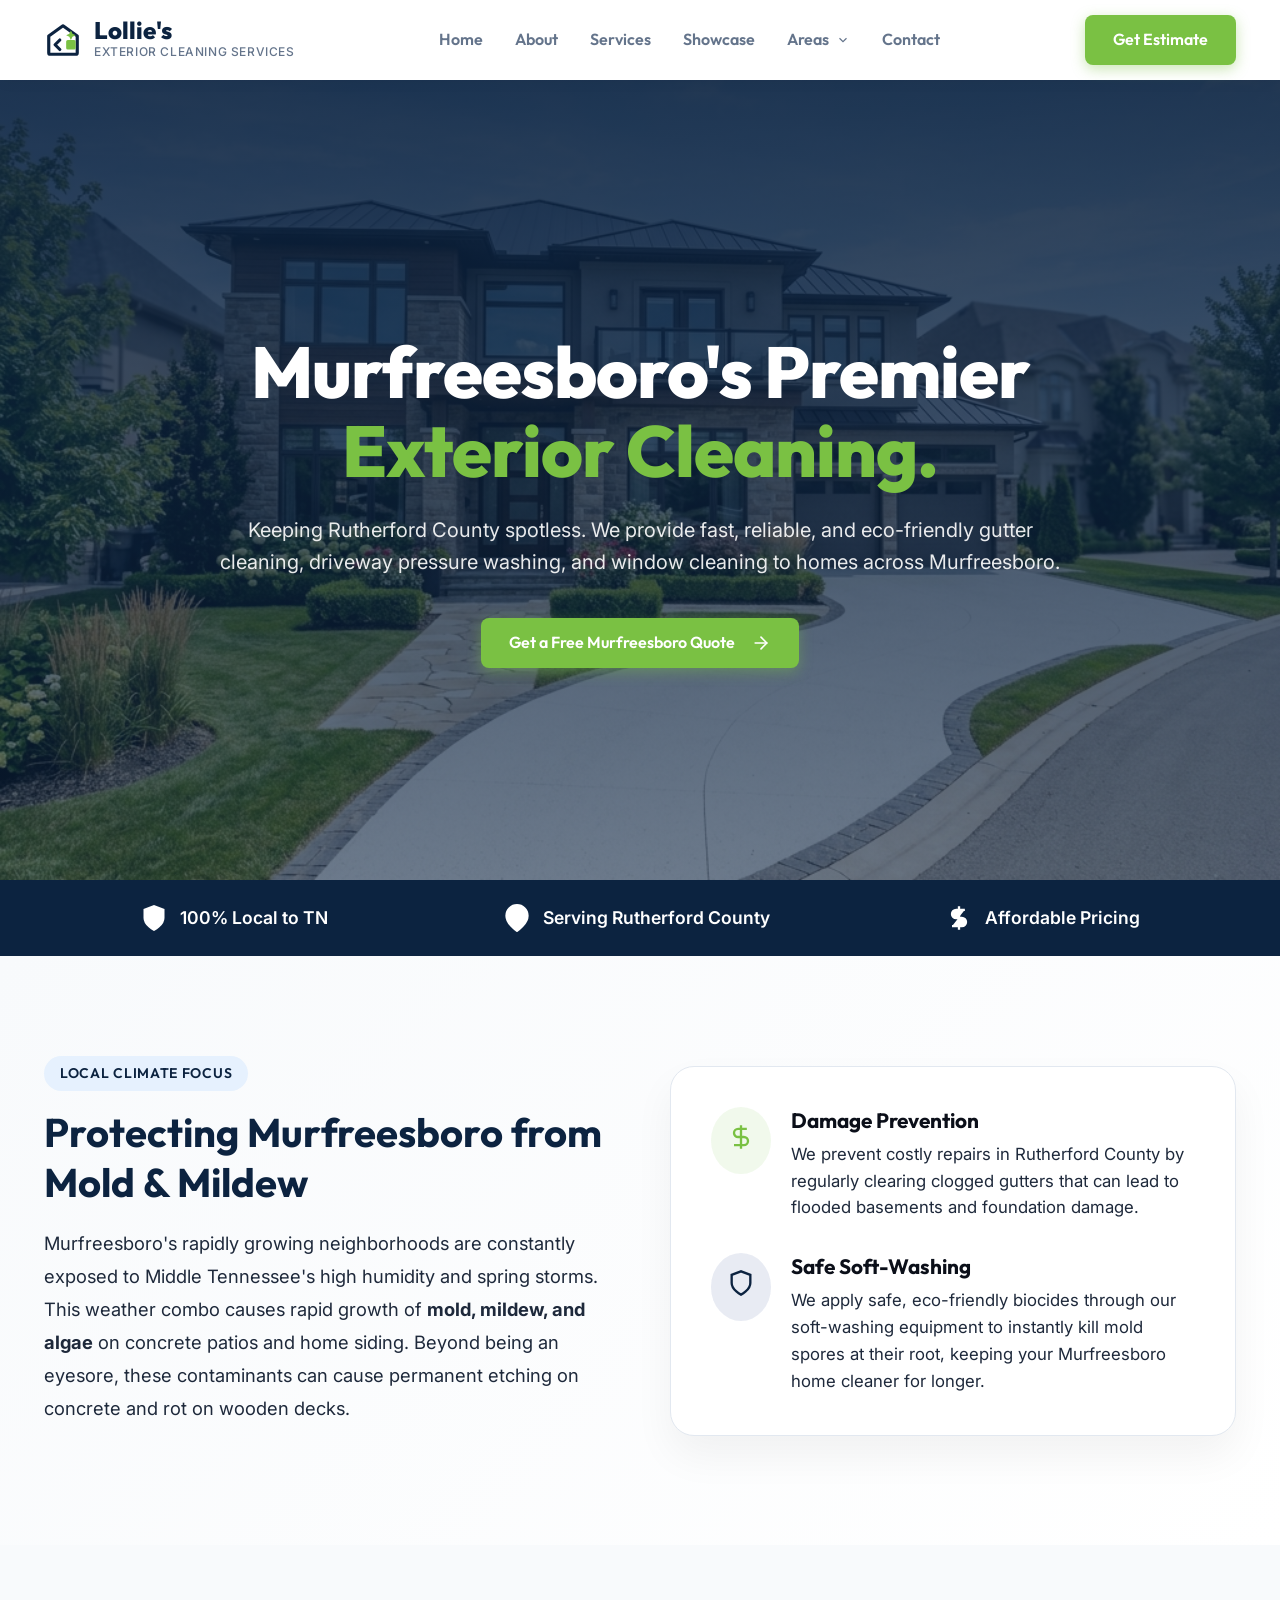
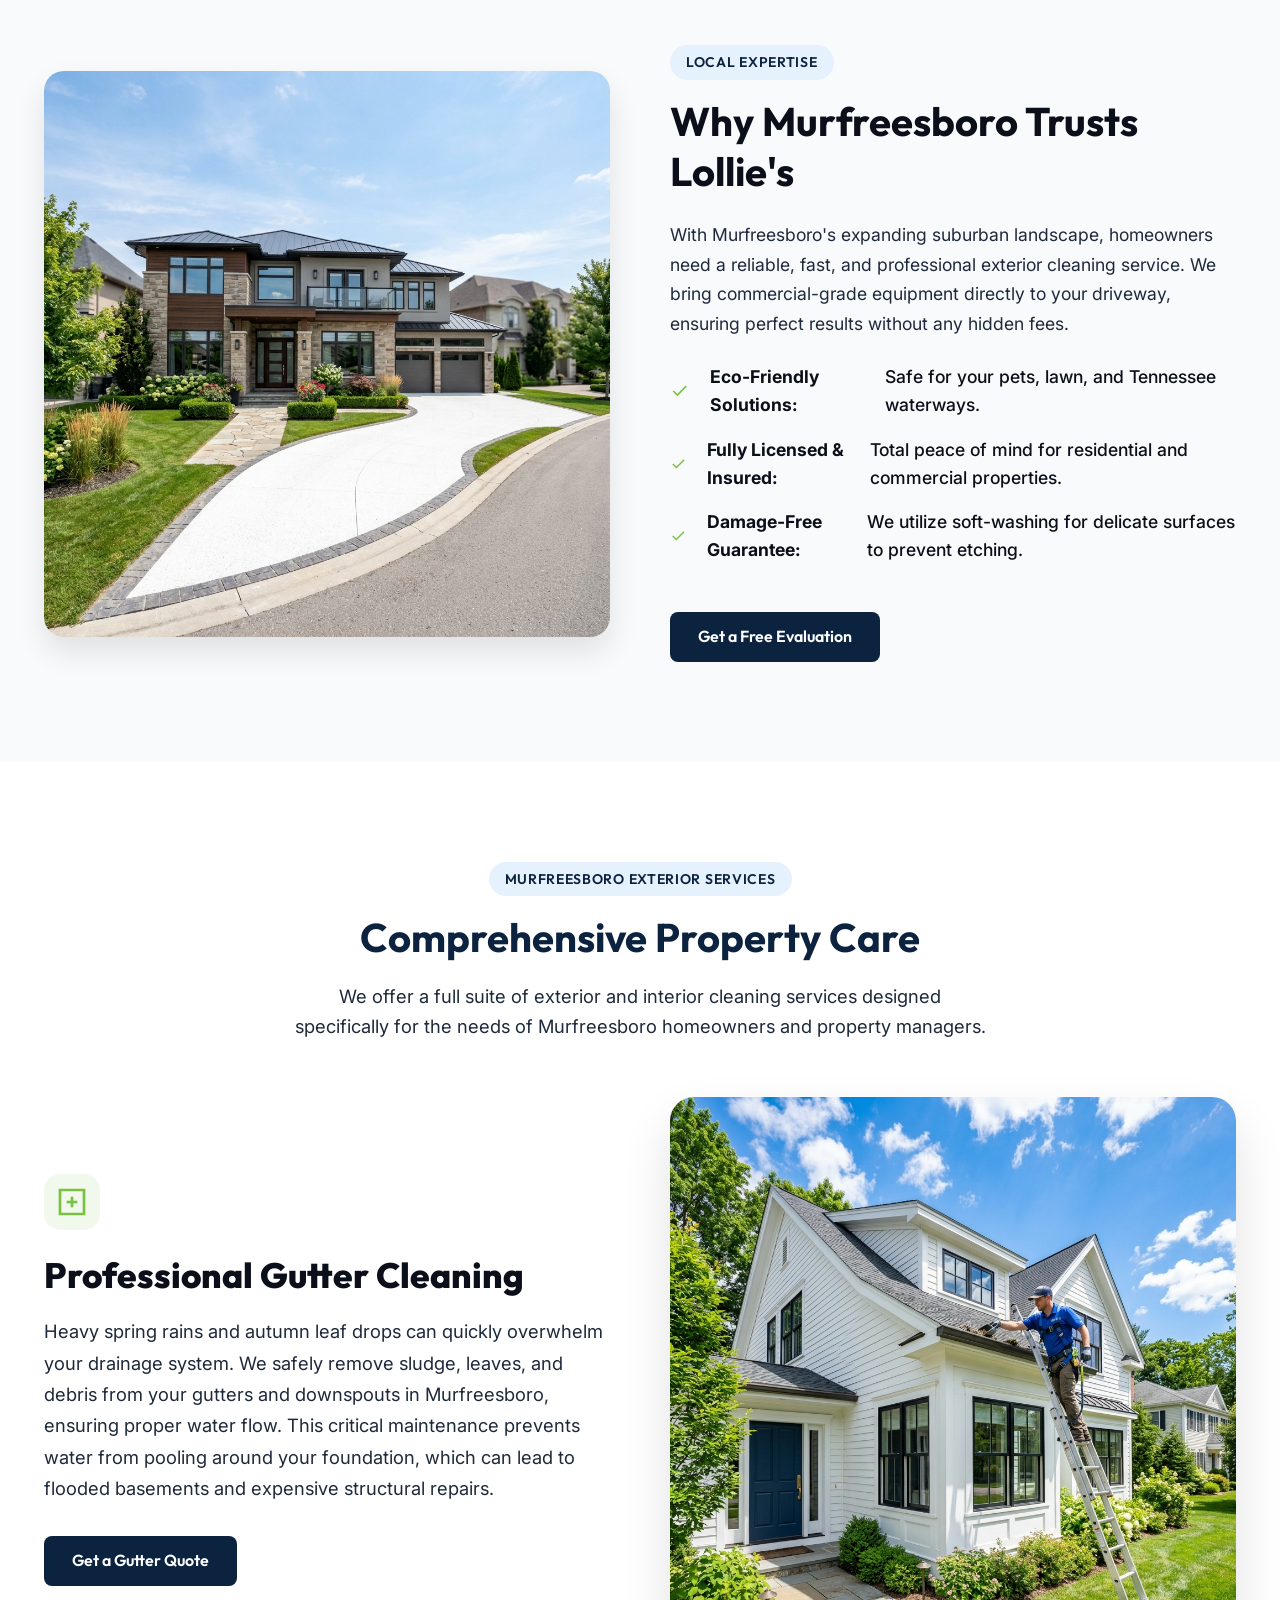
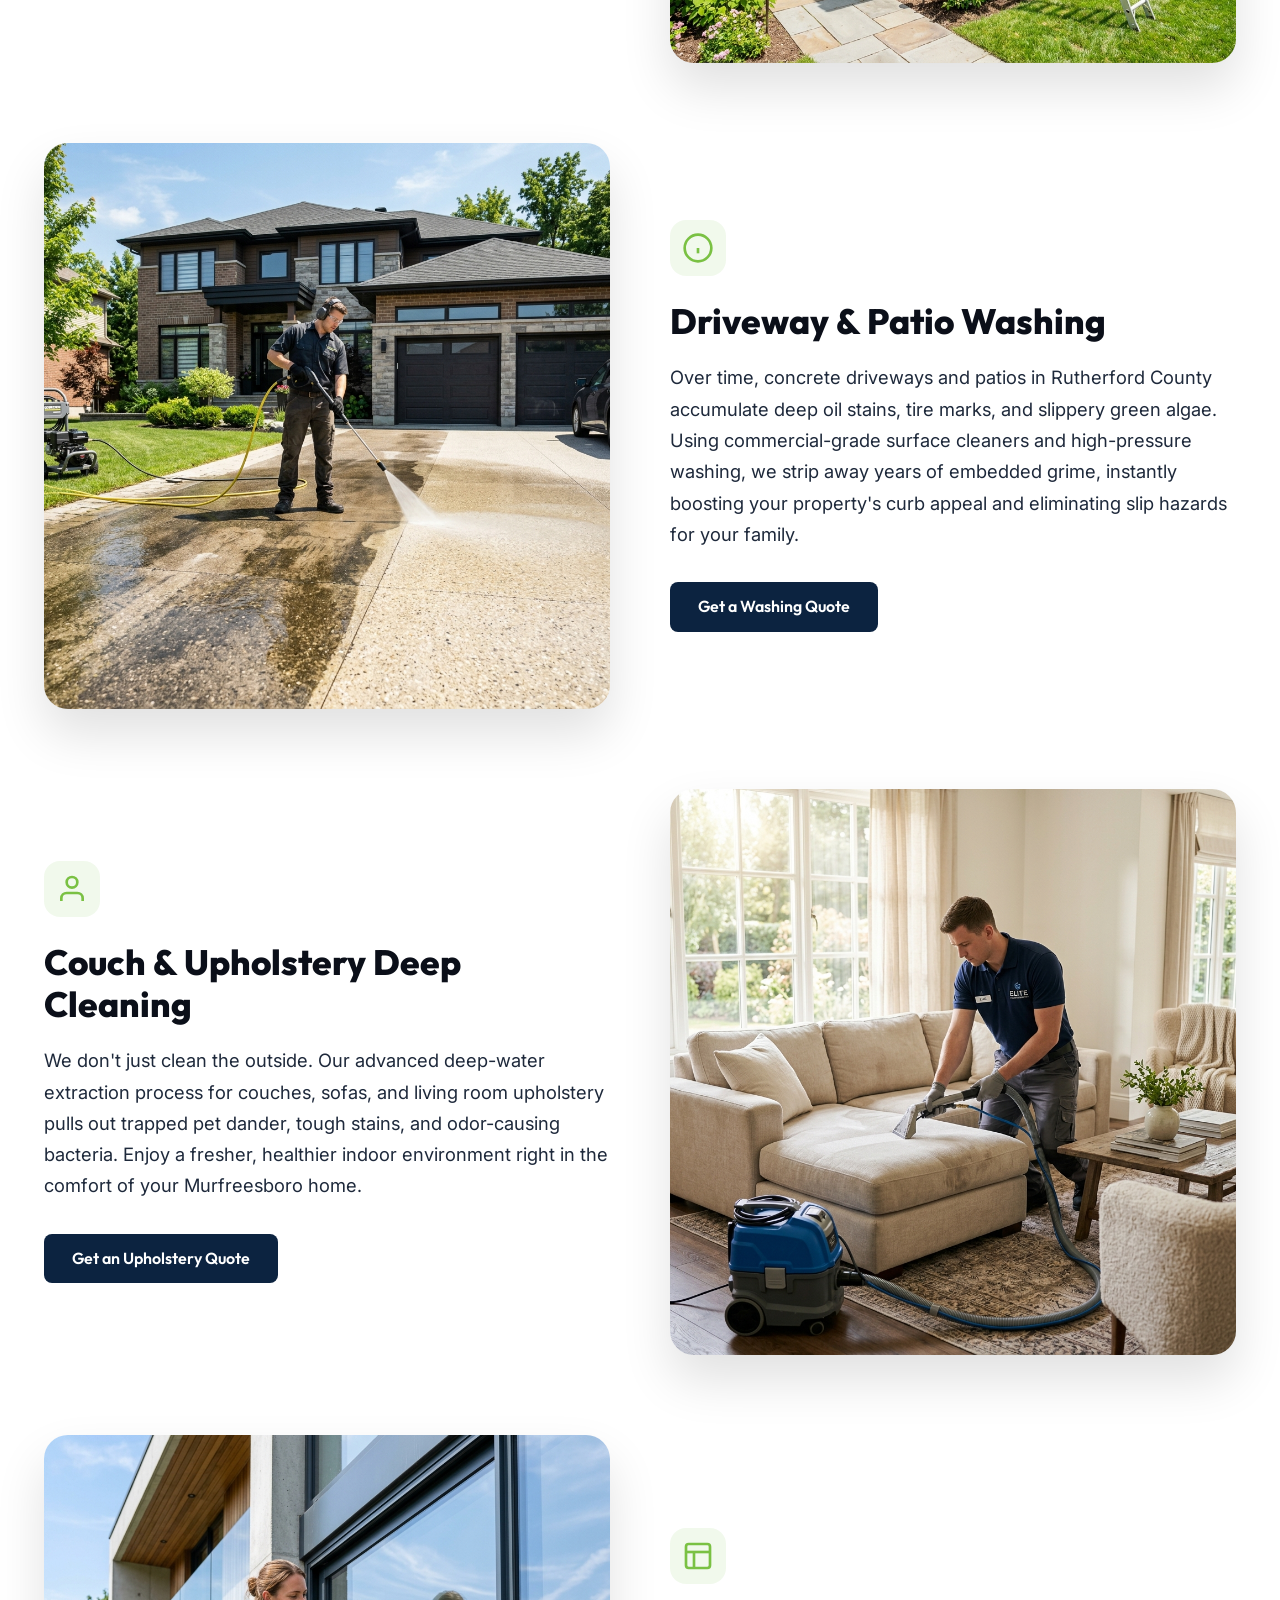
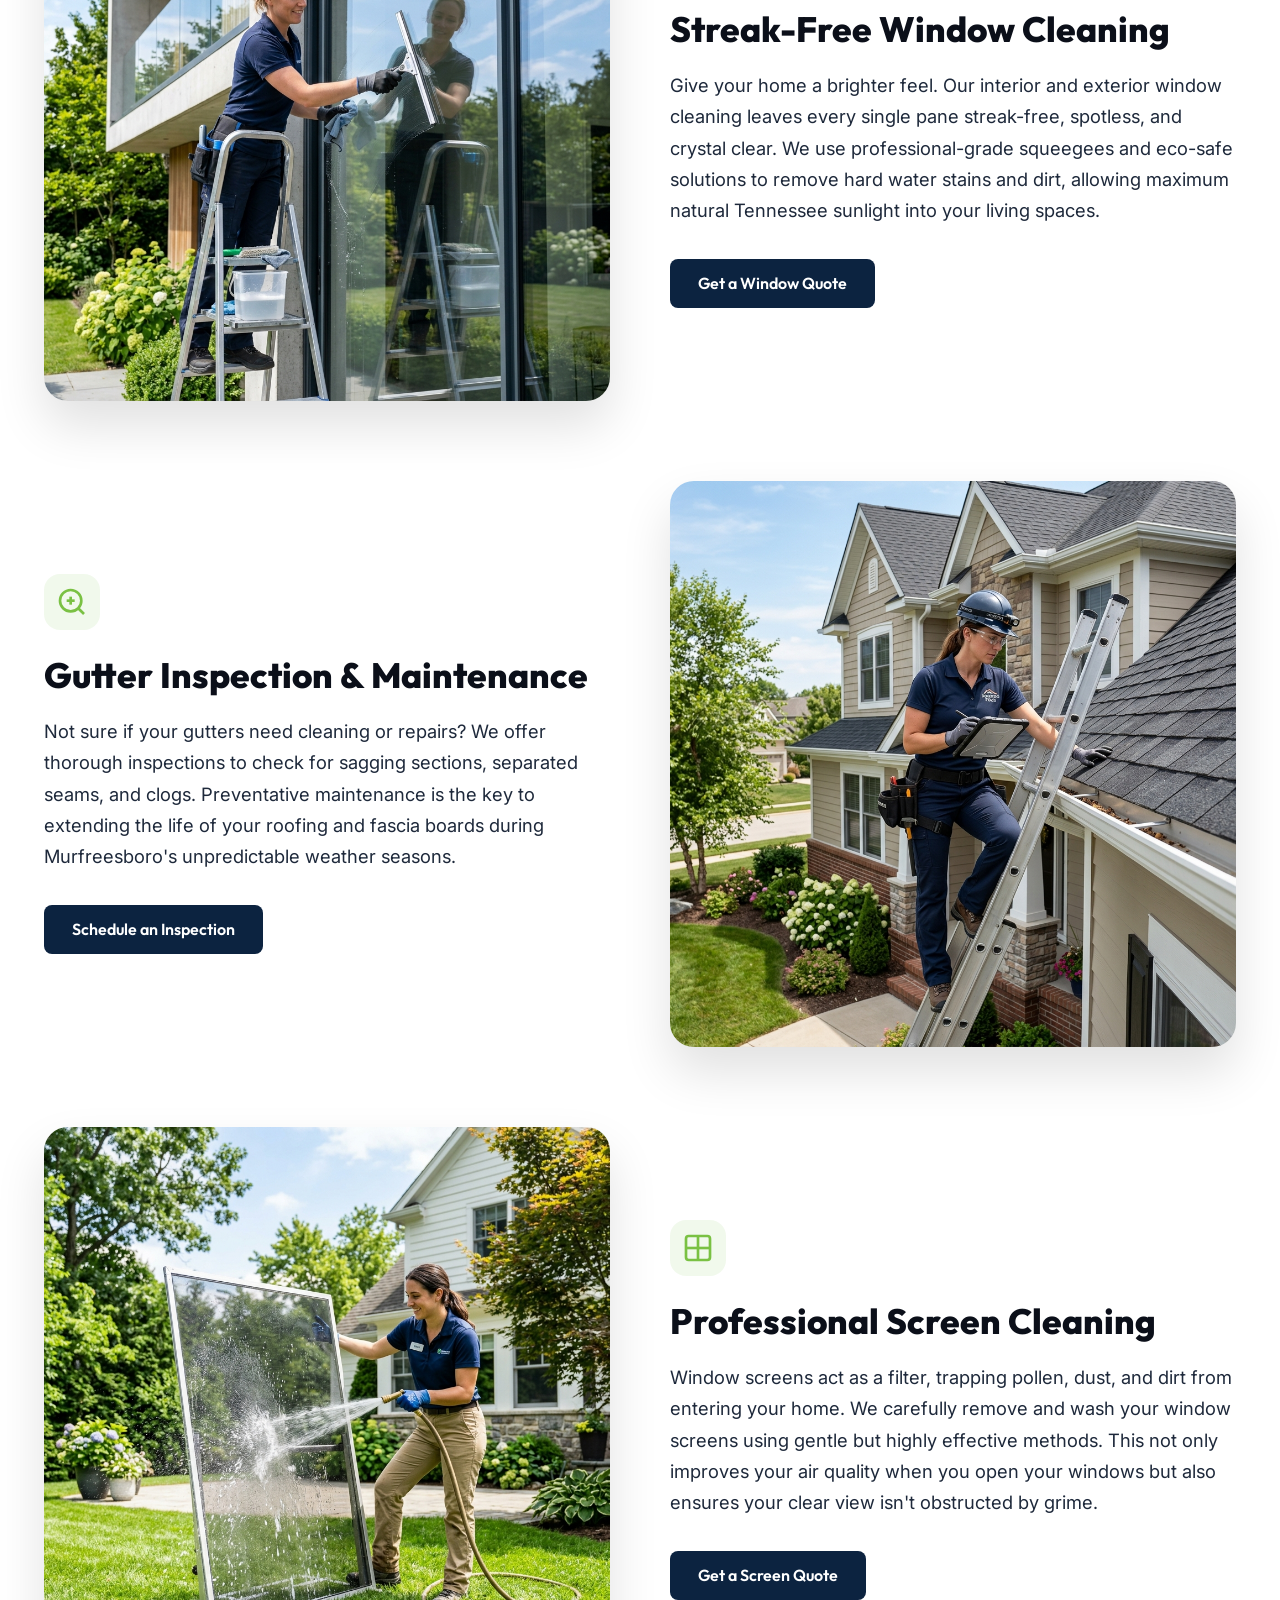
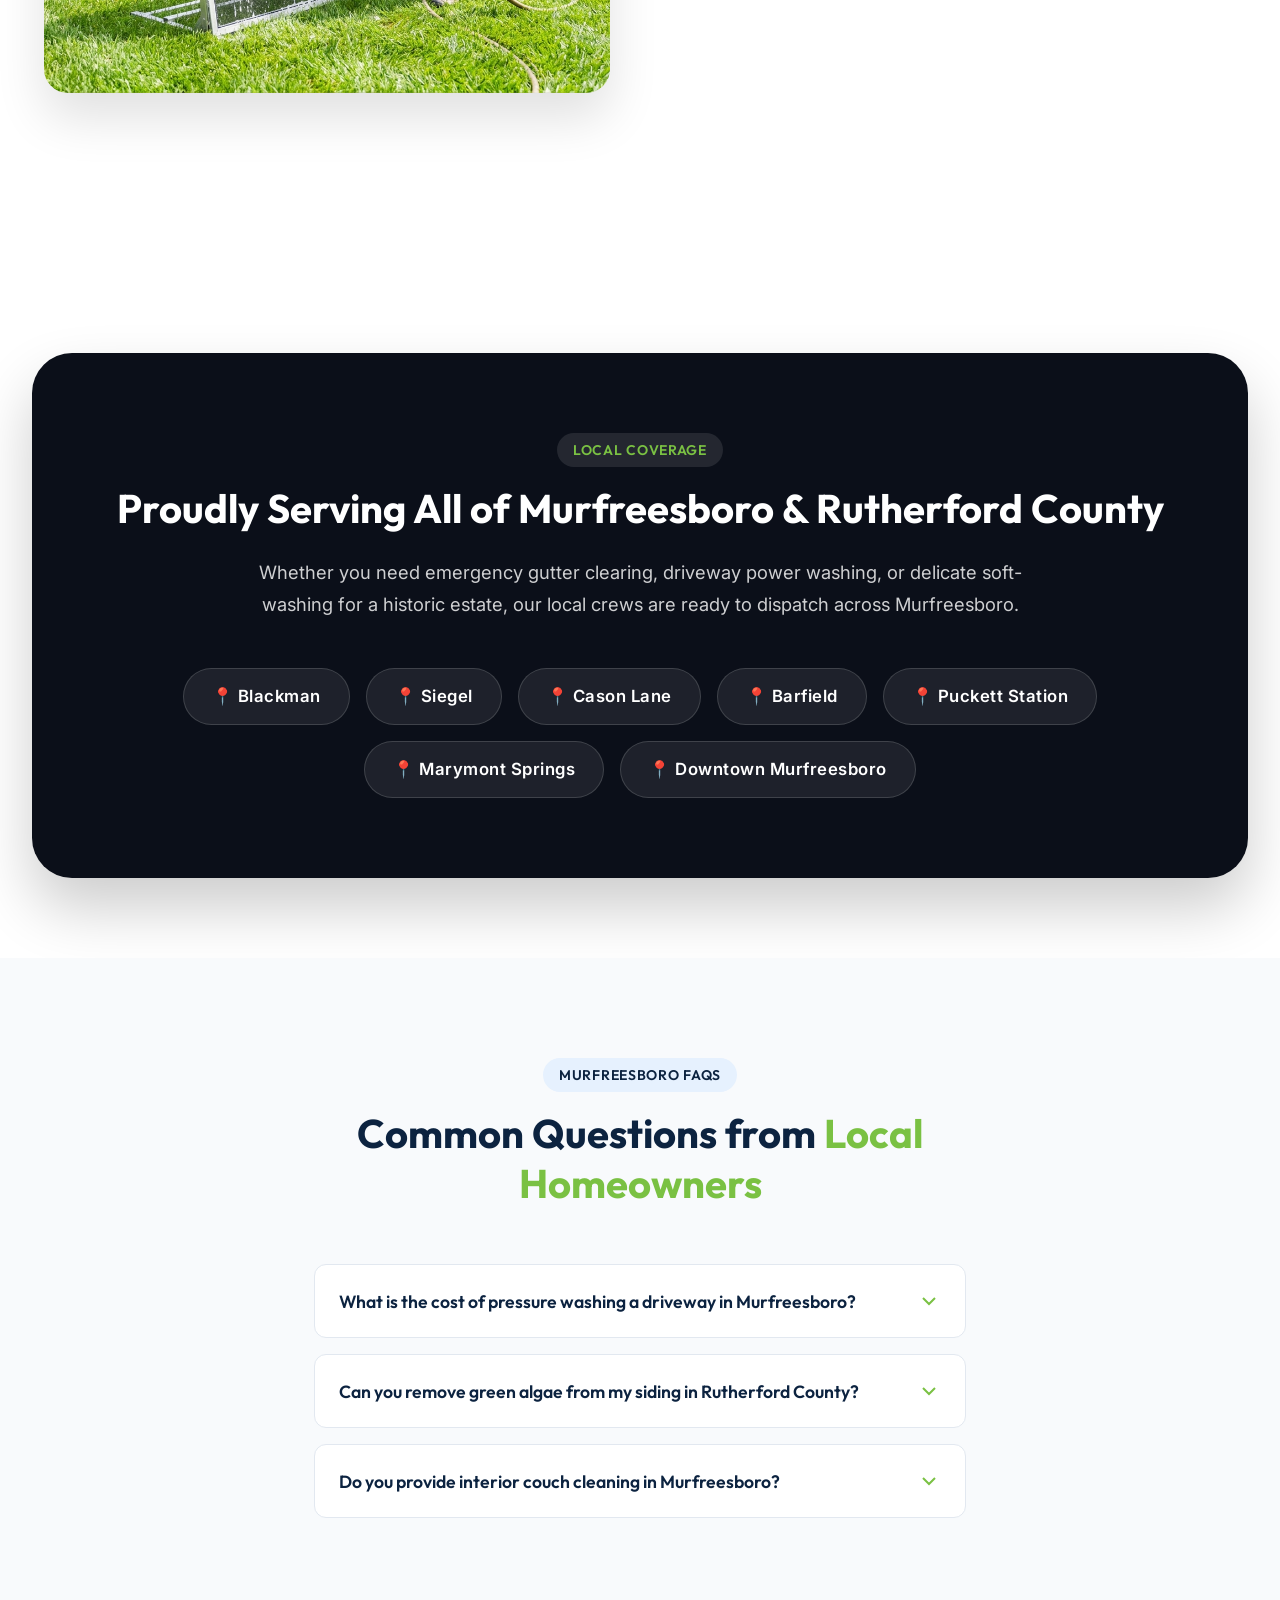
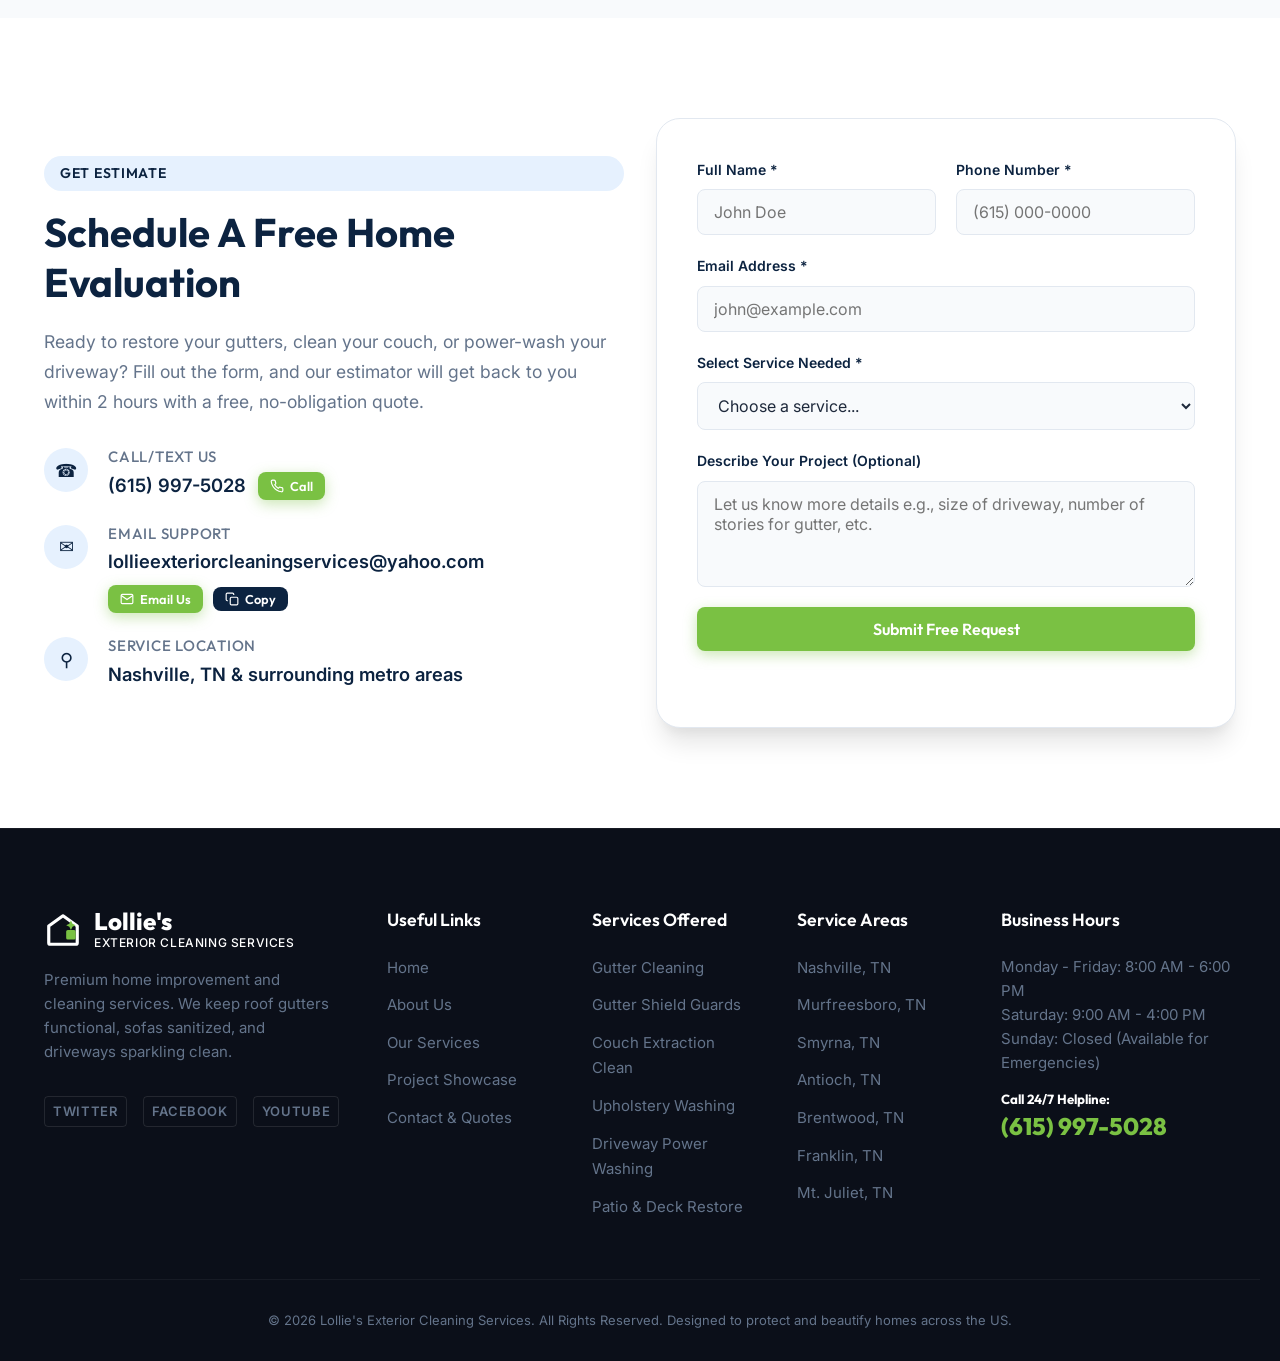
<file: murfreesboro.html>
<!DOCTYPE html>
<html lang="en">
<head>
    <meta charset="UTF-8">
    <meta name="viewport" content="width=device-width, initial-scale=1.0">
    <title>Expert Pressure Washing & Gutter Cleaning in Murfreesboro, TN</title>
    
    <!-- Favicon -->
    <link rel="icon" type="image/svg+xml" href="favicon.svg?v=2">
    
    <!-- SEO Meta Tags -->
    <meta name="description" content="Lollie's provides top-rated exterior cleaning, upholstery sanitization, and pressure washing services in Murfreesboro and Rutherford County.">
    <meta name="keywords" content="gutter cleaning Nashville TN, couch cleaning Murfreesboro, upholstery cleaning Smyrna TN, driveway pressure washing Franklin TN, power washing Brentwood, exterior cleaning Antioch TN, gutter cleaning Mt Juliet, pressure washing Nashville, lollies exterior cleaning services Tennessee">
    <meta name="robots" content="index, follow">
    <link rel="canonical" href="https://lolliesexteriorcleaningservices.com/">

    <!-- Open Graph / Facebook -->
    <meta property="og:type" content="website">
    <meta property="og:url" content="https://lolliesexteriorcleaningservices.com/">
    <meta property="og:title" content="Lollie's Exterior Cleaning Services | Gutter, Couch & Driveway Cleaning Nashville TN">
    <meta property="og:description" content="Premium property care services in Middle Tennessee. From roof gutters to living room couches and concrete driveways, we keep your home spotless, safe, and beautiful.">
    <meta property="og:image" content="assets/images/hero_technician.png">

    <!-- Twitter -->
    <meta property="twitter:card" content="summary_large_image">
    <meta property="twitter:url" content="https://lolliesexteriorcleaningservices.com/">
    <meta property="twitter:title" content="Lollie's Exterior Cleaning Services | Gutter, Couch & Driveway Cleaning Nashville TN">
    <meta property="twitter:description" content="Premium property care services in Middle Tennessee. From roof gutters to living room couches and concrete driveways, we keep your home spotless, safe, and beautiful.">
    <meta property="twitter:image" content="assets/images/hero_technician.png">

    <!-- Google Fonts -->
    <link rel="preconnect" href="https://fonts.googleapis.com">
    <link rel="preconnect" href="https://fonts.gstatic.com" crossorigin>
    <link href="https://fonts.googleapis.com/css2?family=Inter:wght@300;400;500;600;700&family=Outfit:wght@400;500;600;700;800&display=swap" rel="stylesheet">

    <!-- Stylesheets -->
    <link rel="stylesheet" href="style.css?v=2.4">

    <!-- JSON-LD Local Business Structured Data for SEO -->
    <script type="application/ld+json">
    {
      "@context": "https://schema.org",
      "@type": "HomeAndConstructionBusiness",
      "name": "Lollie's Exterior Cleaning Services",
      "image": "assets/images/hero_technician.png",
      "url": "https://lolliesexteriorcleaningservices.com/",
      "telephone": "615-997-5028",
      "email": "lollieexteriorcleaningservices@yahoo.com",
      "priceRange": "$$",
      "address": {
        "@type": "PostalAddress",
        "streetAddress": "Nashville Area",
        "addressLocality": "Nashville",
        "addressRegion": "TN",
        "postalCode": "37211",
        "addressCountry": "US"
      },
      "geo": {
        "@type": "GeoCoordinates",
        "latitude": 36.1627,
        "longitude": -86.7816
      },
      "openingHoursSpecification": {
        "@type": "OpeningHoursSpecification",
        "dayOfWeek": [
          "Monday",
          "Tuesday",
          "Wednesday",
          "Thursday",
          "Friday",
          "Saturday"
        ],
        "opens": "08:00",
        "closes": "18:00"
      },
      "sameAs": [
        "https://www.facebook.com/lolliesexteriorcleaningservices",
        "https://twitter.com/lolliesexterior",
        "https://www.youtube.com/lolliesexteriorcleaningservices"
      ],
      "areaServed": [
        {"@type": "City", "name": "Nashville", "sameAs": "https://en.wikipedia.org/wiki/Nashville,_Tennessee"},
        {"@type": "City", "name": "Murfreesboro", "sameAs": "https://en.wikipedia.org/wiki/Murfreesboro,_Tennessee"},
        {"@type": "City", "name": "Smyrna", "sameAs": "https://en.wikipedia.org/wiki/Smyrna,_Tennessee"},
        {"@type": "City", "name": "Antioch", "sameAs": "https://en.wikipedia.org/wiki/Antioch,_Tennessee"},
        {"@type": "City", "name": "Brentwood", "sameAs": "https://en.wikipedia.org/wiki/Brentwood,_Tennessee"},
        {"@type": "City", "name": "Franklin", "sameAs": "https://en.wikipedia.org/wiki/Franklin,_Tennessee"},
        {"@type": "City", "name": "Mt. Juliet", "sameAs": "https://en.wikipedia.org/wiki/Mount_Juliet,_Tennessee"}
      ],
      "hasOfferCatalog": {
        "@type": "OfferCatalog",
        "name": "Property Care Services",
        "itemListElement": [
          {
            "@type": "Offer",
            "itemOffered": {
              "@type": "Service",
              "name": "Window Cleaning"
            }
          },
          {
            "@type": "Offer",
            "itemOffered": {
              "@type": "Service",
              "name": "Gutter Cleaning"
            }
          },
          {
            "@type": "Offer",
            "itemOffered": {
              "@type": "Service",
              "name": "Gutter Inspection"
            }
          },
          {
            "@type": "Offer",
            "itemOffered": {
              "@type": "Service",
              "name": "Screen Cleaning"
            }
          },
          {
            "@type": "Offer",
            "itemOffered": {
              "@type": "Service",
              "name": "Couch & Upholstery Deep Cleaning"
            }
          },
          {
            "@type": "Offer",
            "itemOffered": {
              "@type": "Service",
              "name": "Driveway & Patio Pressure Washing"
            }
          },
          {
            "@type": "Offer",
            "itemOffered": {
              "@type": "Service",
              "name": "Seasonal Packages"
            }
          },
          {
            "@type": "Offer",
            "itemOffered": {
              "@type": "Service",
              "name": "Commercial Cleaning Properties"
            }
          }
        ]
      }
    }
    <!-- FAQ Schema for AEO -->
    <script type="application/ld+json">
    {
  "@context": "https://schema.org",
  "@type": "FAQPage",
  "mainEntity": [
    {
      "@type": "Question",
      "name": "What is the cost of pressure washing a driveway in Murfreesboro?",
      "acceptedAnswer": {
        "@type": "Answer",
        "text": "Driveway pressure washing in Murfreesboro typically starts around $150, depending on the square footage and severity of oil stains or algae buildup."
      }
    },
    {
      "@type": "Question",
      "name": "Can you remove green algae from my siding in Rutherford County?",
      "acceptedAnswer": {
        "@type": "Answer",
        "text": "Yes! Our soft-washing technique effectively kills and removes green algae, mold, and mildew from vinyl, brick, and stucco siding without high pressure."
      }
    },
    {
      "@type": "Question",
      "name": "Do you provide interior couch cleaning in Murfreesboro?",
      "acceptedAnswer": {
        "@type": "Answer",
        "text": "Absolutely. We offer deep-water extraction for couches, sofas, and upholstery right in your living room to remove pet dander and stains."
      }
    }
  ]
}
    </script>
    <link rel="stylesheet" href="local-pages.css?v=2.9">
</head>
<body>

    <!-- Header Navigation -->
    <header class="header">
        <div class="container header-container">
            <a href="index.html" class="logo-wrapper" id="home-logo">
                <!-- SVG Logo: House + Sparkle -->
                <svg class="logo-icon" viewBox="0 0 24 24" fill="none" xmlns="http://www.w3.org/2000/svg">
                    <path d="M3 9.5L12 3L21 9.5V20C21 20.5523 20.5523 21 20 21H4C3.44772 21 3 20.5523 3 20V9.5Z" stroke="currentColor" stroke-width="2" stroke-linejoin="round"/>
                    <path d="M19 13H15V17H19V13Z" stroke="#7ac143" stroke-width="2" stroke-linejoin="round" fill="#7ac143"/>
                    <path d="M10 12L7 15L10 18" stroke="currentColor" stroke-width="2" stroke-linecap="round" stroke-linejoin="round"/>
                    <path d="M17 6L18 8L20 9L18 10L17 12L16 10L14 9L16 8L17 6Z" fill="#7ac143"/>
                </svg>
                <div class="logo-text">
                    <span class="logo-title">Lollie's</span>
                    <span class="logo-subtitle">Exterior Cleaning Services</span>
                </div>
            </a>

            <nav class="nav-menu">
                <a href="index.html" class="nav-link active">Home</a>
                <a href="index.html#about" class="nav-link">About</a>
                <a href="index.html#services" class="nav-link">Services</a>
                <a href="index.html#before-after" class="nav-link">Showcase</a>
                <div class="nav-item-dropdown">
                    <a href="index.html#service-areas" class="nav-link">Areas <svg viewBox="0 0 24 24" width="14" height="14" fill="none" stroke="currentColor" stroke-width="2" style="vertical-align: middle; margin-left: 4px; margin-top: -2px;"><polyline points="6 9 12 15 18 9"></polyline></svg></a>
                    <div class="dropdown-menu">
                        <a href="nashville.html">Nashville</a>
                        <a href="franklin.html">Franklin</a>
                        <a href="murfreesboro.html">Murfreesboro</a>
                        <a href="smyrna.html">Smyrna</a>
                        <a href="antioch.html">Antioch</a>
                        <a href="brentwood.html">Brentwood</a>
                        <a href="mt-juliet.html">Mt. Juliet</a>
                    </div>
                </div>
                <a href="#contact" class="nav-link">Contact</a>
            </nav>

            <div class="header-actions">
                <a href="tel:6159975028" class="phone-call-header-mobile" aria-label="Call Us Now">
                    <svg viewBox="0 0 24 24" fill="none" stroke="currentColor" stroke-width="2" stroke-linecap="round" stroke-linejoin="round">
                        <path d="M22 16.92v3a2 2 0 0 1-2.18 2 19.79 19.79 0 0 1-8.63-3.07 19.5 19.5 0 0 1-6-6 19.79 19.79 0 0 1-3.07-8.67A2 2 0 0 1 4.11 2h3a2 2 0 0 1 2 1.72 12.84 12.84 0 0 0 .7 2.81 2 2 0 0 1-.45 2.11L8.09 9.91a16 16 0 0 0 6 6l1.27-1.27a2 2 0 0 1 2.11-.45 12.84 12.84 0 0 0 2.81.7A2 2 0 0 1 22 16.92z"></path>
                    </svg>
                </a>
                <a href="#contact" class="btn btn-primary nav-btn" id="nav-quote-btn">Get Estimate</a>
            </div>
            
            <button class="mobile-menu-toggle" aria-label="Toggle Navigation Menu">
                <span></span>
                <span></span>
                <span></span>
            </button>
        </div>
    </header>

    <main>
        <!-- Custom Local Hero -->
        <section class="local-hero-full" style="background-image: url('assets/images/murfreesboro_hero.png');">
            <div class="local-hero-overlay"></div>
            <div class="local-hero-content">
                <h1 class="local-hero-title">
                    Murfreesboro's Premier <span class="highlight-green">Exterior Cleaning.</span>
                </h1>
                <p class="local-hero-subtitle">
                    Keeping Rutherford County spotless. We provide fast, reliable, and eco-friendly gutter cleaning, driveway pressure washing, and window cleaning to homes across Murfreesboro.
                </p>
                <div class="local-hero-buttons">
                    <a href="#contact" class="btn btn-primary btn-arrow">Get a Free Murfreesboro Quote
                        <svg class="arrow-icon" style="width:20px;height:20px;margin-left:8px;" viewBox="0 0 24 24" fill="none" stroke="currentColor" stroke-width="2" stroke-linecap="round" stroke-linejoin="round">
                            <line x1="5" y1="12" x2="19" y2="12"></line>
                            <polyline points="12 5 19 12 12 19"></polyline>
                        </svg>
                    </a>
                </div>
            </div>
        </section>

        <!-- Trust Bar -->
        <div class="trust-bar">
            <div class="trust-bar-container">
                <div class="trust-item">
                    <svg viewBox="0 0 24 24" class="trust-icon" style="width:28px;height:28px" fill="none" stroke="currentColor" stroke-width="2"><path d="M12 22s8-4 8-10V5l-8-3-8 3v7c0 6 8 10 8 10z"></path></svg>
                    100% Local to TN
                </div>
                <div class="trust-item">
                    <svg viewBox="0 0 24 24" class="trust-icon" style="width:28px;height:28px" fill="none" stroke="currentColor" stroke-width="2"><path d="M21 10c0 7-9 13-9 13s-9-6-9-13a9 9 0 0 1 18 0z"></path><circle cx="12" cy="10" r="3"></circle></svg>
                    Serving Rutherford County
                </div>
                <div class="trust-item">
                    <svg viewBox="0 0 24 24" class="trust-icon" style="width:28px;height:28px" fill="none" stroke="currentColor" stroke-width="2"><path d="M12 2v20M17 5H9.5a3.5 3.5 0 0 0 0 7h5a3.5 3.5 0 0 1 0 7H6"></path></svg>
                    Affordable Pricing
                </div>
            </div>
        </div>

        <!-- NEW SEO SECTION: Climate & Home Protection (PREMIUM LAYOUT) -->
        <section class="py-large" style="background: linear-gradient(135deg, var(--light) 0%, var(--white) 100%);">
            <div class="container">
                <div class="grid grid-2" style="align-items: center; gap: 60px;">
                    <div>
                        <span class="section-tag">Local Climate Focus</span>
                        <h2 class="section-title" style="text-align: left;">Protecting Murfreesboro from Mold & Mildew</h2>
                        <p style="font-size: 1.15rem; color: var(--gray); line-height: 1.8; margin-bottom: 20px; text-align: left;">
                            Murfreesboro's rapidly growing neighborhoods are constantly exposed to Middle Tennessee's high humidity and spring storms. This weather combo causes rapid growth of <strong>mold, mildew, and algae</strong> on concrete patios and home siding. Beyond being an eyesore, these contaminants can cause permanent etching on concrete and rot on wooden decks.
                        </p>
                    </div>
                    <div style="background: var(--white); padding: 40px; border-radius: 24px; box-shadow: 0 20px 40px rgba(0,0,0,0.05); border: 1px solid var(--border);">
                        <div style="display: flex; align-items: flex-start; gap: 20px; margin-bottom: 32px;">
                            <div style="background: rgba(122,193,67,0.1); color: var(--secondary); padding: 16px; border-radius: 50%;">
                                <svg width="28" height="28" viewBox="0 0 24 24" fill="none" stroke="currentColor" stroke-width="2"><path d="M12 2v20M17 5H9.5a3.5 3.5 0 0 0 0 7h5a3.5 3.5 0 0 1 0 7H6"></path></svg>
                            </div>
                            <div>
                                <h4 style="font-size: 1.3rem; font-weight: 700; color: var(--dark); margin-bottom: 8px;">Damage Prevention</h4>
                                <p style="color: var(--gray); line-height: 1.6; font-size: 1.05rem; margin: 0;">We prevent costly repairs in Rutherford County by regularly clearing clogged gutters that can lead to flooded basements and foundation damage.</p>
                            </div>
                        </div>
                        <div style="display: flex; align-items: flex-start; gap: 20px;">
                            <div style="background: rgba(30,58,138,0.1); color: var(--primary); padding: 16px; border-radius: 50%;">
                                <svg width="28" height="28" viewBox="0 0 24 24" fill="none" stroke="currentColor" stroke-width="2"><path d="M12 22s8-4 8-10V5l-8-3-8 3v7c0 6 8 10 8 10z"></path></svg>
                            </div>
                            <div>
                                <h4 style="font-size: 1.3rem; font-weight: 700; color: var(--dark); margin-bottom: 8px;">Safe Soft-Washing</h4>
                                <p style="color: var(--gray); line-height: 1.6; font-size: 1.05rem; margin: 0;">We apply safe, eco-friendly biocides through our soft-washing equipment to instantly kill mold spores at their root, keeping your Murfreesboro home cleaner for longer.</p>
                            </div>
                        </div>
                    </div>
                </div>
            </div>
        </section>

        <!-- Why Choose Us -->
        <section class="local-why-us">
            <div class="container why-grid">
                <div class="why-image-wrapper">
                    <img src="assets/images/murfreesboro_hero.png" alt="Murfreesboro Property Pressure Washing" style="max-width: 100%; border-radius: 20px; box-shadow: 0 15px 30px rgba(0,0,0,0.1);">
                </div>
                <div class="why-content">
                    <span class="section-tag">Local Expertise</span>
                    <h2>Why Murfreesboro Trusts Lollie's</h2>
                    <p>
                        With Murfreesboro's expanding suburban landscape, homeowners need a reliable, fast, and professional exterior cleaning service. We bring commercial-grade equipment directly to your driveway, ensuring perfect results without any hidden fees.
                    </p>
                    <ul class="why-list">
                        <li><svg viewBox="0 0 24 24" style="width:24px;height:24px; margin-right: 8px;" fill="none" stroke="currentColor" stroke-width="2"><polyline points="20 6 9 17 4 12"></polyline></svg> <strong>Eco-Friendly Solutions:</strong> Safe for your pets, lawn, and Tennessee waterways.</li>
                        <li><svg viewBox="0 0 24 24" style="width:24px;height:24px; margin-right: 8px;" fill="none" stroke="currentColor" stroke-width="2"><polyline points="20 6 9 17 4 12"></polyline></svg> <strong>Fully Licensed & Insured:</strong> Total peace of mind for residential and commercial properties.</li>
                        <li><svg viewBox="0 0 24 24" style="width:24px;height:24px; margin-right: 8px;" fill="none" stroke="currentColor" stroke-width="2"><polyline points="20 6 9 17 4 12"></polyline></svg> <strong>Damage-Free Guarantee:</strong> We utilize soft-washing for delicate surfaces to prevent etching.</li>
                    </ul>
                    <a href="#contact" class="btn btn-secondary mt-small">Get a Free Evaluation</a>
                </div>
            </div>
        </section>

        <!-- PREMIUM ZIG-ZAG SERVICES LAYOUT -->
        <section id="services" class="zig-zag-section bg-light">
            <div class="container">
                <div class="text-center mb-large">
                    <span class="section-tag">Murfreesboro Exterior Services</span>
                    <h2 class="section-title">Comprehensive Property Care</h2>
                    <p style="max-width: 700px; margin: 0 auto; color: var(--gray); font-size: 1.15rem; line-height: 1.6;">We offer a full suite of exterior and interior cleaning services designed specifically for the needs of Murfreesboro homeowners and property managers.</p>
                </div>

                <!-- Zig Zag Row 1 -->
                <div class="zig-zag-row">
                    <div class="zig-zag-image">
                        <img src="assets/images/srv_gutter.png" alt="Professional Gutter Cleaning Murfreesboro">
                    </div>
                    <div class="zig-zag-content">
                        <div class="zig-zag-icon">
                            <svg viewBox="0 0 24 24" fill="none" stroke="currentColor" stroke-width="2"><path d="M3 3h18v18H3z"></path><path d="M12 8v8"></path><path d="M8 12h8"></path></svg>
                        </div>
                        <h3 class="zig-zag-title">Professional Gutter Cleaning</h3>
                        <p class="zig-zag-desc">Heavy spring rains and autumn leaf drops can quickly overwhelm your drainage system. We safely remove sludge, leaves, and debris from your gutters and downspouts in Murfreesboro, ensuring proper water flow. This critical maintenance prevents water from pooling around your foundation, which can lead to flooded basements and expensive structural repairs.</p>
                        <a href="#contact" class="btn btn-secondary">Get a Gutter Quote</a>
                    </div>
                </div>

                <!-- Zig Zag Row 2 -->
                <div class="zig-zag-row">
                    <div class="zig-zag-image">
                        <img src="assets/images/srv_driveway.png" alt="Driveway & Patio Washing Murfreesboro">
                    </div>
                    <div class="zig-zag-content">
                        <div class="zig-zag-icon">
                            <svg viewBox="0 0 24 24" fill="none" stroke="currentColor" stroke-width="2"><circle cx="12" cy="12" r="10"></circle><path d="M12 16v-4"></path><path d="M12 8h.01"></path></svg>
                        </div>
                        <h3 class="zig-zag-title">Driveway & Patio Washing</h3>
                        <p class="zig-zag-desc">Over time, concrete driveways and patios in Rutherford County accumulate deep oil stains, tire marks, and slippery green algae. Using commercial-grade surface cleaners and high-pressure washing, we strip away years of embedded grime, instantly boosting your property's curb appeal and eliminating slip hazards for your family.</p>
                        <a href="#contact" class="btn btn-secondary">Get a Washing Quote</a>
                    </div>
                </div>

                <!-- Zig Zag Row 3 -->
                <div class="zig-zag-row">
                    <div class="zig-zag-image">
                        <img src="assets/images/srv_upholstery.png" alt="Couch & Upholstery Cleaning Murfreesboro">
                    </div>
                    <div class="zig-zag-content">
                        <div class="zig-zag-icon">
                            <svg viewBox="0 0 24 24" fill="none" stroke="currentColor" stroke-width="2"><path d="M20 21v-2a4 4 0 0 0-4-4H8a4 4 0 0 0-4 4v2"></path><circle cx="12" cy="7" r="4"></circle></svg>
                        </div>
                        <h3 class="zig-zag-title">Couch & Upholstery Deep Cleaning</h3>
                        <p class="zig-zag-desc">We don't just clean the outside. Our advanced deep-water extraction process for couches, sofas, and living room upholstery pulls out trapped pet dander, tough stains, and odor-causing bacteria. Enjoy a fresher, healthier indoor environment right in the comfort of your Murfreesboro home.</p>
                        <a href="#contact" class="btn btn-secondary">Get an Upholstery Quote</a>
                    </div>
                </div>

                <!-- Zig Zag Row 4 -->
                <div class="zig-zag-row">
                    <div class="zig-zag-image">
                        <img src="assets/images/srv_window.png" alt="Window Cleaning Murfreesboro">
                    </div>
                    <div class="zig-zag-content">
                        <div class="zig-zag-icon">
                            <svg viewBox="0 0 24 24" fill="none" stroke="currentColor" stroke-width="2"><rect x="3" y="3" width="18" height="18" rx="2" ry="2"></rect><line x1="3" y1="9" x2="21" y2="9"></line><line x1="9" y1="21" x2="9" y2="9"></line></svg>
                        </div>
                        <h3 class="zig-zag-title">Streak-Free Window Cleaning</h3>
                        <p class="zig-zag-desc">Give your home a brighter feel. Our interior and exterior window cleaning leaves every single pane streak-free, spotless, and crystal clear. We use professional-grade squeegees and eco-safe solutions to remove hard water stains and dirt, allowing maximum natural Tennessee sunlight into your living spaces.</p>
                        <a href="#contact" class="btn btn-secondary">Get a Window Quote</a>
                    </div>
                </div>

                <!-- Zig Zag Row 5 -->
                <div class="zig-zag-row">
                    <div class="zig-zag-image">
                        <img src="assets/images/srv_inspection.png" alt="Gutter Inspection Murfreesboro">
                    </div>
                    <div class="zig-zag-content">
                        <div class="zig-zag-icon">
                            <svg viewBox="0 0 24 24" fill="none" stroke="currentColor" stroke-width="2"><circle cx="11" cy="11" r="8"></circle><line x1="21" y1="21" x2="16.65" y2="16.65"></line><line x1="11" y1="8" x2="11" y2="14"></line><line x1="8" y1="11" x2="14" y2="11"></line></svg>
                        </div>
                        <h3 class="zig-zag-title">Gutter Inspection & Maintenance</h3>
                        <p class="zig-zag-desc">Not sure if your gutters need cleaning or repairs? We offer thorough inspections to check for sagging sections, separated seams, and clogs. Preventative maintenance is the key to extending the life of your roofing and fascia boards during Murfreesboro's unpredictable weather seasons.</p>
                        <a href="#contact" class="btn btn-secondary">Schedule an Inspection</a>
                    </div>
                </div>

                <!-- Zig Zag Row 6 -->
                <div class="zig-zag-row">
                    <div class="zig-zag-image">
                        <img src="assets/images/srv_screen.png" alt="Screen Cleaning Murfreesboro">
                    </div>
                    <div class="zig-zag-content">
                        <div class="zig-zag-icon">
                            <svg viewBox="0 0 24 24" fill="none" stroke="currentColor" stroke-width="2"><rect x="3" y="3" width="18" height="18" rx="2" ry="2"></rect><line x1="3" y1="12" x2="21" y2="12"></line><line x1="12" y1="3" x2="12" y2="21"></line></svg>
                        </div>
                        <h3 class="zig-zag-title">Professional Screen Cleaning</h3>
                        <p class="zig-zag-desc">Window screens act as a filter, trapping pollen, dust, and dirt from entering your home. We carefully remove and wash your window screens using gentle but highly effective methods. This not only improves your air quality when you open your windows but also ensures your clear view isn't obstructed by grime.</p>
                        <a href="#contact" class="btn btn-secondary">Get a Screen Quote</a>
                    </div>
                </div>

            </div>
        </section>

        <!-- SEO SECTION: Neighborhoods We Serve (PREMIUM DARK LAYOUT) -->
        <section class="py-large" style="background: var(--dark); color: var(--white); text-align: center; border-radius: 40px; margin: 80px auto; max-width: 95%; padding: 80px 20px; box-shadow: 0 30px 60px rgba(0,0,0,0.2);">
            <div class="container">
                <span class="section-tag" style="background: rgba(255,255,255,0.1); color: var(--secondary);">Local Coverage</span>
                <h2 class="section-title text-white" style="margin-bottom: 24px;">Proudly Serving All of Murfreesboro & Rutherford County</h2>
                <p style="color: rgba(255,255,255,0.8); font-size: 1.15rem; line-height: 1.7; max-width: 800px; margin: 0 auto 48px;">
                    Whether you need emergency gutter clearing, driveway power washing, or delicate soft-washing for a historic estate, our local crews are ready to dispatch across Murfreesboro.
                </p>
                <div style="display: flex; flex-wrap: wrap; justify-content: center; gap: 16px; max-width: 1000px; margin: 0 auto;">
                    <span style="background: rgba(255,255,255,0.08); border: 1px solid rgba(255,255,255,0.15); padding: 14px 28px; border-radius: 100px; font-weight: 600; font-size: 1.05rem; letter-spacing: 0.5px;">📍 Blackman</span>
                    <span style="background: rgba(255,255,255,0.08); border: 1px solid rgba(255,255,255,0.15); padding: 14px 28px; border-radius: 100px; font-weight: 600; font-size: 1.05rem; letter-spacing: 0.5px;">📍 Siegel</span>
                    <span style="background: rgba(255,255,255,0.08); border: 1px solid rgba(255,255,255,0.15); padding: 14px 28px; border-radius: 100px; font-weight: 600; font-size: 1.05rem; letter-spacing: 0.5px;">📍 Cason Lane</span>
                    <span style="background: rgba(255,255,255,0.08); border: 1px solid rgba(255,255,255,0.15); padding: 14px 28px; border-radius: 100px; font-weight: 600; font-size: 1.05rem; letter-spacing: 0.5px;">📍 Barfield</span>
                    <span style="background: rgba(255,255,255,0.08); border: 1px solid rgba(255,255,255,0.15); padding: 14px 28px; border-radius: 100px; font-weight: 600; font-size: 1.05rem; letter-spacing: 0.5px;">📍 Puckett Station</span>
                    <span style="background: rgba(255,255,255,0.08); border: 1px solid rgba(255,255,255,0.15); padding: 14px 28px; border-radius: 100px; font-weight: 600; font-size: 1.05rem; letter-spacing: 0.5px;">📍 Marymont Springs</span>
                    <span style="background: rgba(255,255,255,0.08); border: 1px solid rgba(255,255,255,0.15); padding: 14px 28px; border-radius: 100px; font-weight: 600; font-size: 1.05rem; letter-spacing: 0.5px;">📍 Downtown Murfreesboro</span>
                </div>
            </div>
        </section>

        <!-- Local FAQ (Expanded) -->
        <section id="faq" class="faq-section py-large bg-light">
            <div class="container max-w-700">
                <div class="text-center mb-large">
                    <span class="section-tag">Murfreesboro FAQs</span>
                    <h2 class="section-title">Common Questions from <span class="highlight-green">Local Homeowners</span></h2>
                </div>
                <div class="faq-accordion">
                    
                    <div class="faq-item">
                        <button class="faq-question">
                            <span>What is the cost of pressure washing a driveway in Murfreesboro?</span>
                            <svg viewBox="0 0 24 24" fill="none" stroke="currentColor" stroke-width="2"><path d="M6 9l6 6 6-6"></path></svg>
                        </button>
                        <div class="faq-answer">
                            <p>Driveway pressure washing in Murfreesboro typically starts around $150, depending on the square footage and severity of oil stains or algae buildup.</p>
                        </div>
                    </div>
                    <div class="faq-item">
                        <button class="faq-question">
                            <span>Can you remove green algae from my siding in Rutherford County?</span>
                            <svg viewBox="0 0 24 24" fill="none" stroke="currentColor" stroke-width="2"><path d="M6 9l6 6 6-6"></path></svg>
                        </button>
                        <div class="faq-answer">
                            <p>Yes! Our soft-washing technique effectively kills and removes green algae, mold, and mildew from vinyl, brick, and stucco siding without high pressure.</p>
                        </div>
                    </div>
                    <div class="faq-item">
                        <button class="faq-question">
                            <span>Do you provide interior couch cleaning in Murfreesboro?</span>
                            <svg viewBox="0 0 24 24" fill="none" stroke="currentColor" stroke-width="2"><path d="M6 9l6 6 6-6"></path></svg>
                        </button>
                        <div class="faq-answer">
                            <p>Absolutely. We offer deep-water extraction for couches, sofas, and upholstery right in your living room to remove pet dander and stains.</p>
                        </div>
                    </div>
                </div>
            </div>
        </section>
        
        <!-- Extracted Contact Section from Homepage -->
        <!-- Contact Section / Lead Form -->
        <section id="contact" class="contact-section py-large">
            <div class="container grid grid-2">
                <div class="contact-info-column">
                    <span class="section-tag">Get Estimate</span>
                    <h2 class="section-title">Schedule A Free Home Evaluation</h2>
                    <p class="section-description">
                        Ready to restore your gutters, clean your couch, or power-wash your driveway? Fill out the form, and our estimator will get back to you within 2 hours with a free, no-obligation quote.
                    </p>
                    <div class="contact-details mt-medium">
                        <div class="detail-item">
                            <span class="detail-icon">☎</span>
                            <div>
                                <h5>Call/Text Us</h5>
                                <div style="display: flex; align-items: center; gap: 12px;">
                                    <p><a href="tel:6159975028">(615) 997-5028</a></p>
                                    <a href="tel:6159975028" class="btn btn-primary" style="padding: 4px 12px; font-size: 0.8rem; gap: 6px;">
                                        <svg style="width:14px; height:14px;" viewBox="0 0 24 24" fill="none" stroke="currentColor" stroke-width="2"><path d="M22 16.92v3a2 2 0 0 1-2.18 2 19.79 19.79 0 0 1-8.63-3.07 19.5 19.5 0 0 1-6-6 19.79 19.79 0 0 1-3.07-8.67A2 2 0 0 1 4.11 2h3a2 2 0 0 1 2 1.72 12.84 12.84 0 0 0 .7 2.81 2 2 0 0 1-.45 2.11L8.09 9.91a16 16 0 0 0 6 6l1.27-1.27a2 2 0 0 1 2.11-.45 12.84 12.84 0 0 0 2.81.7A2 2 0 0 1 22 16.92z"></path></svg>
                                        Call
                                    </a>
                                </div>
                            </div>
                        </div>
                        <div class="detail-item">
                            <span class="detail-icon">✉</span>
                            <div>
                                <h5>Email Support</h5>
                                <p><a href="mailto:lollieexteriorcleaningservices@yahoo.com" target="_blank">lollieexteriorcleaningservices@yahoo.com</a></p>
                                <div style="display: flex; align-items: center; gap: 10px; margin-top: 8px;">
                                    <a href="mailto:lollieexteriorcleaningservices@yahoo.com" target="_blank" class="btn btn-primary" style="padding: 4px 12px; font-size: 0.8rem; gap: 6px;">
                                        <svg style="width:14px; height:14px;" viewBox="0 0 24 24" fill="none" stroke="currentColor" stroke-width="2"><path d="M4 4h16c1.1 0 2 .9 2 2v12c0 1.1-.9 2-2 2H4c-1.1 0-2-.9-2-2V6c0-1.1.9-2 2-2z"></path><polyline points="22,6 12,13 2,6"></polyline></svg>
                                        Email Us
                                    </a>
                                    <button onclick="navigator.clipboard.writeText('lollieexteriorcleaningservices@yahoo.com'); const el = document.getElementById('copy-alert'); el.style.display='block'; setTimeout(() => el.style.display='none', 2000);" class="btn btn-secondary" style="padding: 4px 12px; font-size: 0.8rem; gap: 6px; display: flex; align-items: center;">
                                        <svg style="width:14px; height:14px;" viewBox="0 0 24 24" fill="none" stroke="currentColor" stroke-width="2"><rect x="9" y="9" width="13" height="13" rx="2" ry="2"></rect><path d="M5 15H4a2 2 0 0 1-2-2V4a2 2 0 0 1 2-2h9a2 2 0 0 1 2 2v1"></path></svg>
                                        Copy
                                    </button>
                                    <span id="copy-alert" style="display:none; color: var(--secondary); font-size: 0.8rem; font-weight: 600;">Copied!</span>
                                </div>
                            </div>
                        </div>
                        <div class="detail-item">
                            <span class="detail-icon">⚲</span>
                            <div>
                                <h5>Service Location</h5>
                                <p>Nashville, TN & surrounding metro areas</p>
                            </div>
                        </div>
                    </div>
                </div>

                <div class="contact-form-wrapper">
                    <form id="lead-form" class="lead-form">
                        <div class="form-row">
                            <div class="form-group">
                                <label for="form-name">Full Name *</label>
                                <input type="text" id="form-name" required placeholder="John Doe">
                            </div>
                            <div class="form-group">
                                <label for="form-phone">Phone Number *</label>
                                <input type="tel" id="form-phone" required placeholder="(615) 000-0000">
                            </div>
                        </div>
                        <div class="form-group">
                            <label for="form-email">Email Address *</label>
                            <input type="email" id="form-email" required placeholder="john@example.com">
                        </div>
                        <div class="form-group">
                            <label for="form-service">Select Service Needed *</label>
                            <select id="form-service" required>
                                <option value="" disabled selected>Choose a service...</option>
                                <option value="gutter">Gutter Cleaning & Guard Setup</option>
                                <option value="couch">Couch & Upholstery Deep Cleaning</option>
                                <option value="driveway">Driveway & Patio Pressure Washing</option>
                                <option value="multiple">Multiple Cleaning Services</option>
                            </select>
                        </div>
                        <div class="form-group">
                            <label for="form-message">Describe Your Project (Optional)</label>
                            <textarea id="form-message" rows="4" placeholder="Let us know more details e.g., size of driveway, number of stories for gutter, etc."></textarea>
                        </div>
                        <button type="submit" class="btn btn-primary btn-full">Submit Free Request</button>
                        <div id="form-status" class="form-status mt-small text-center"></div>
                    </form>
                </div>
            </div>
        </section>
    </main>

    <!-- Footer -->
    <footer class="footer">
        <div class="container footer-grid">
            <div class="footer-brand">
                <a href="#" class="logo-wrapper text-white">
                    <svg class="logo-icon text-white" viewBox="0 0 24 24" fill="none" xmlns="http://www.w3.org/2000/svg">
                        <path d="M3 9.5L12 3L21 9.5V20C21 20.5523 20.5523 21 20 21H4C3.44772 21 3 20.5523 3 20V9.5Z" stroke="currentColor" stroke-width="2" stroke-linejoin="round"/>
                        <path d="M19 13H15V17H19V13Z" stroke="#7ac143" stroke-width="2" stroke-linejoin="round" fill="#7ac143"/>
                        <path d="M17 6L18 8L20 9L18 10L17 12L16 10L14 9L16 8L17 6Z" fill="#7ac143"/>
                    </svg>
                    <div class="logo-text">
                        <span class="logo-title text-white">Lollie's</span>
                        <span class="logo-subtitle text-white">Exterior Cleaning Services</span>
                    </div>
                </a>
                <p class="footer-tagline mt-small">
                    Premium home improvement and cleaning services. We keep roof gutters functional, sofas sanitized, and driveways sparkling clean.
                </p>
                <div class="social-links-footer mt-medium">
                    <!-- Social icons repeated inside footer -->
                    <a href="https://twitter.com/lolliesexterior" target="_blank" aria-label="Twitter">Twitter</a>
                    <a href="https://facebook.com/lolliesexteriorcleaningservices" target="_blank" aria-label="Facebook">Facebook</a>
                    <a href="https://youtube.com/lolliesexteriorcleaningservices" target="_blank" aria-label="YouTube">YouTube</a>
                </div>
            </div>

            <div class="footer-links">
                <h4>Useful Links</h4>
                <ul>
                    <li><a href="index.html">Home</a></li>
                    <li><a href="index.html#about">About Us</a></li>
                    <li><a href="index.html#services">Our Services</a></li>
                    <li><a href="index.html#before-after">Project Showcase</a></li>
                    <li><a href="index.html#contact">Contact & Quotes</a></li>
                </ul>
            </div>

            <div class="footer-services">
                <h4>Services Offered</h4>
                <ul>
                    <li><a href="index.html#services">Gutter Cleaning</a></li>
                    <li><a href="index.html#services">Gutter Shield Guards</a></li>
                    <li><a href="index.html#services">Couch Extraction Clean</a></li>
                    <li><a href="index.html#services">Upholstery Washing</a></li>
                    <li><a href="index.html#services">Driveway Power Washing</a></li>
                    <li><a href="index.html#services">Patio & Deck Restore</a></li>
                </ul>
            </div>

            <div class="footer-areas">
                <h4>Service Areas</h4>
                <ul>
                    <li><a href="nashville.html">Nashville, TN</a></li>
                    <li><a href="murfreesboro.html">Murfreesboro, TN</a></li>
                    <li><a href="smyrna.html">Smyrna, TN</a></li>
                    <li><a href="antioch.html">Antioch, TN</a></li>
                    <li><a href="brentwood.html">Brentwood, TN</a></li>
                    <li><a href="franklin.html">Franklin, TN</a></li>
                    <li><a href="mt-juliet.html">Mt. Juliet, TN</a></li>
                </ul>
            </div>

            <div class="footer-contact">
                <h4>Business Hours</h4>
                <p class="hours-text">
                    Monday - Friday: 8:00 AM - 6:00 PM<br>
                    Saturday: 9:00 AM - 4:00 PM<br>
                    Sunday: Closed (Available for Emergencies)
                </p>
                <h5 class="mt-small text-white">Call 24/7 Helpline:</h5>
                <p class="phone-link"><a href="tel:6159975028" class="highlight-green">(615) 997-5028</a></p>
            </div>
        </div>

        <div class="container footer-bottom">
            <p>&copy; 2026 Lollie's Exterior Cleaning Services. All Rights Reserved. Designed to protect and beautify homes across the US.</p>
        </div>
    </footer>

    <!-- Mobile App-like Bottom Tab Navigation -->
    <div class="mobile-bottom-nav">
        <a href="#home" class="mobile-nav-item active">
            <svg viewBox="0 0 24 24" fill="none" stroke="currentColor" stroke-width="2">
                <path d="M3 9l9-7 9 7v11a2 2 0 0 1-2 2H5a2 2 0 0 1-2-2z"></path>
            </svg>
            <span>Home</span>
        </a>
        <a href="#services" class="mobile-nav-item">
            <svg viewBox="0 0 24 24" fill="none" stroke="currentColor" stroke-width="2">
                <path d="M12 2L2 7l10 5 10-5-10-5z"></path>
                <path d="M2 17l10 5 10-5M2 12l10 5 10-5"></path>
            </svg>
            <span>Services</span>
        </a>
        <a href="#before-after" class="mobile-nav-item">
            <svg viewBox="0 0 24 24" fill="none" stroke="currentColor" stroke-width="2">
                <path d="M22 11.08V12a10 10 0 1 1-5.93-9.14"></path>
                <polyline points="22 4 12 14.01 9 11.01"></polyline>
            </svg>
            <span>Showcase</span>
        </a>
        <a href="#contact" class="mobile-nav-item">
            <svg viewBox="0 0 24 24" fill="none" stroke="currentColor" stroke-width="2">
                <path d="M4 4h16c1.1 0 2 .9 2 2v12c0 1.1-.9 2-2 2H4c-1.1 0-2-.9-2-2V6c0-1.1.9-2 2-2z"></path>
                <polyline points="22,6 12,13 2,6"></polyline>
            </svg>
            <span>Quote</span>
        </a>
    </div>

    <!-- Scripts -->
    <script src="app.js"></script>
</body>
</html>
</file>
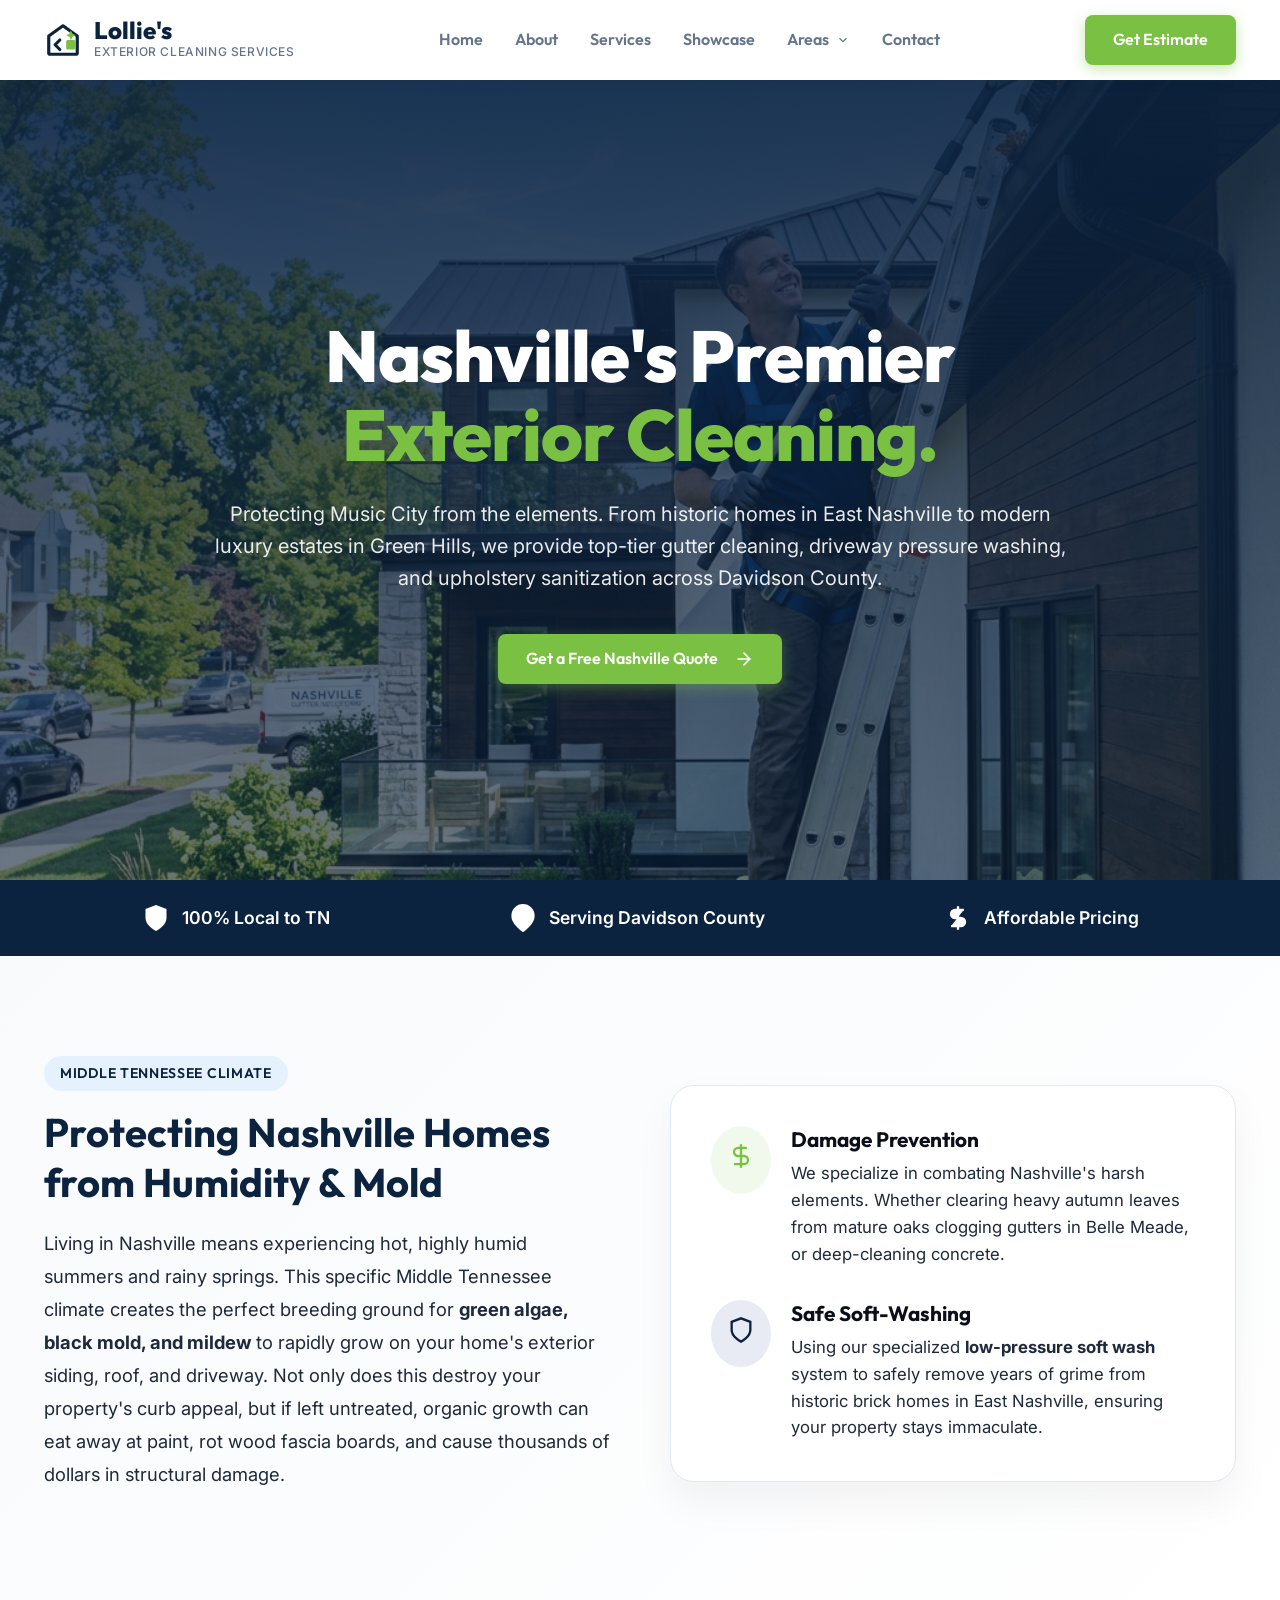
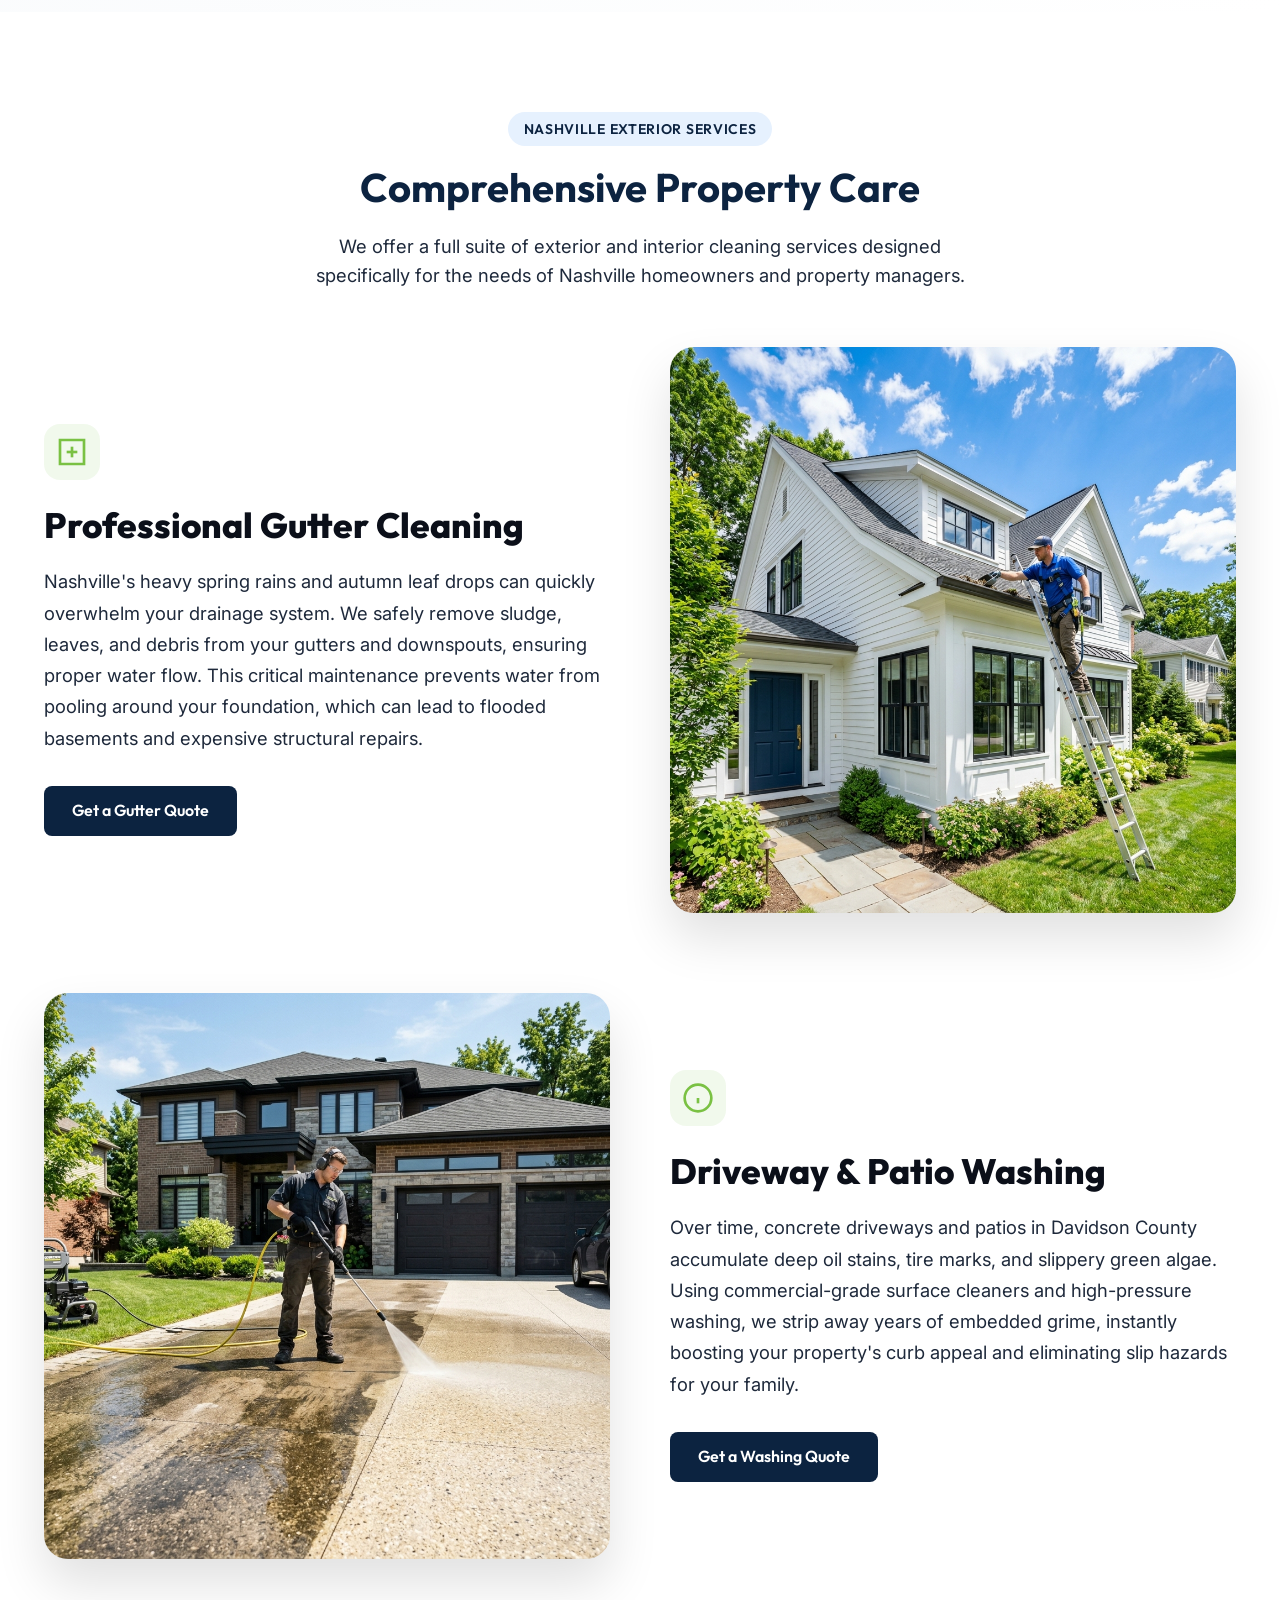
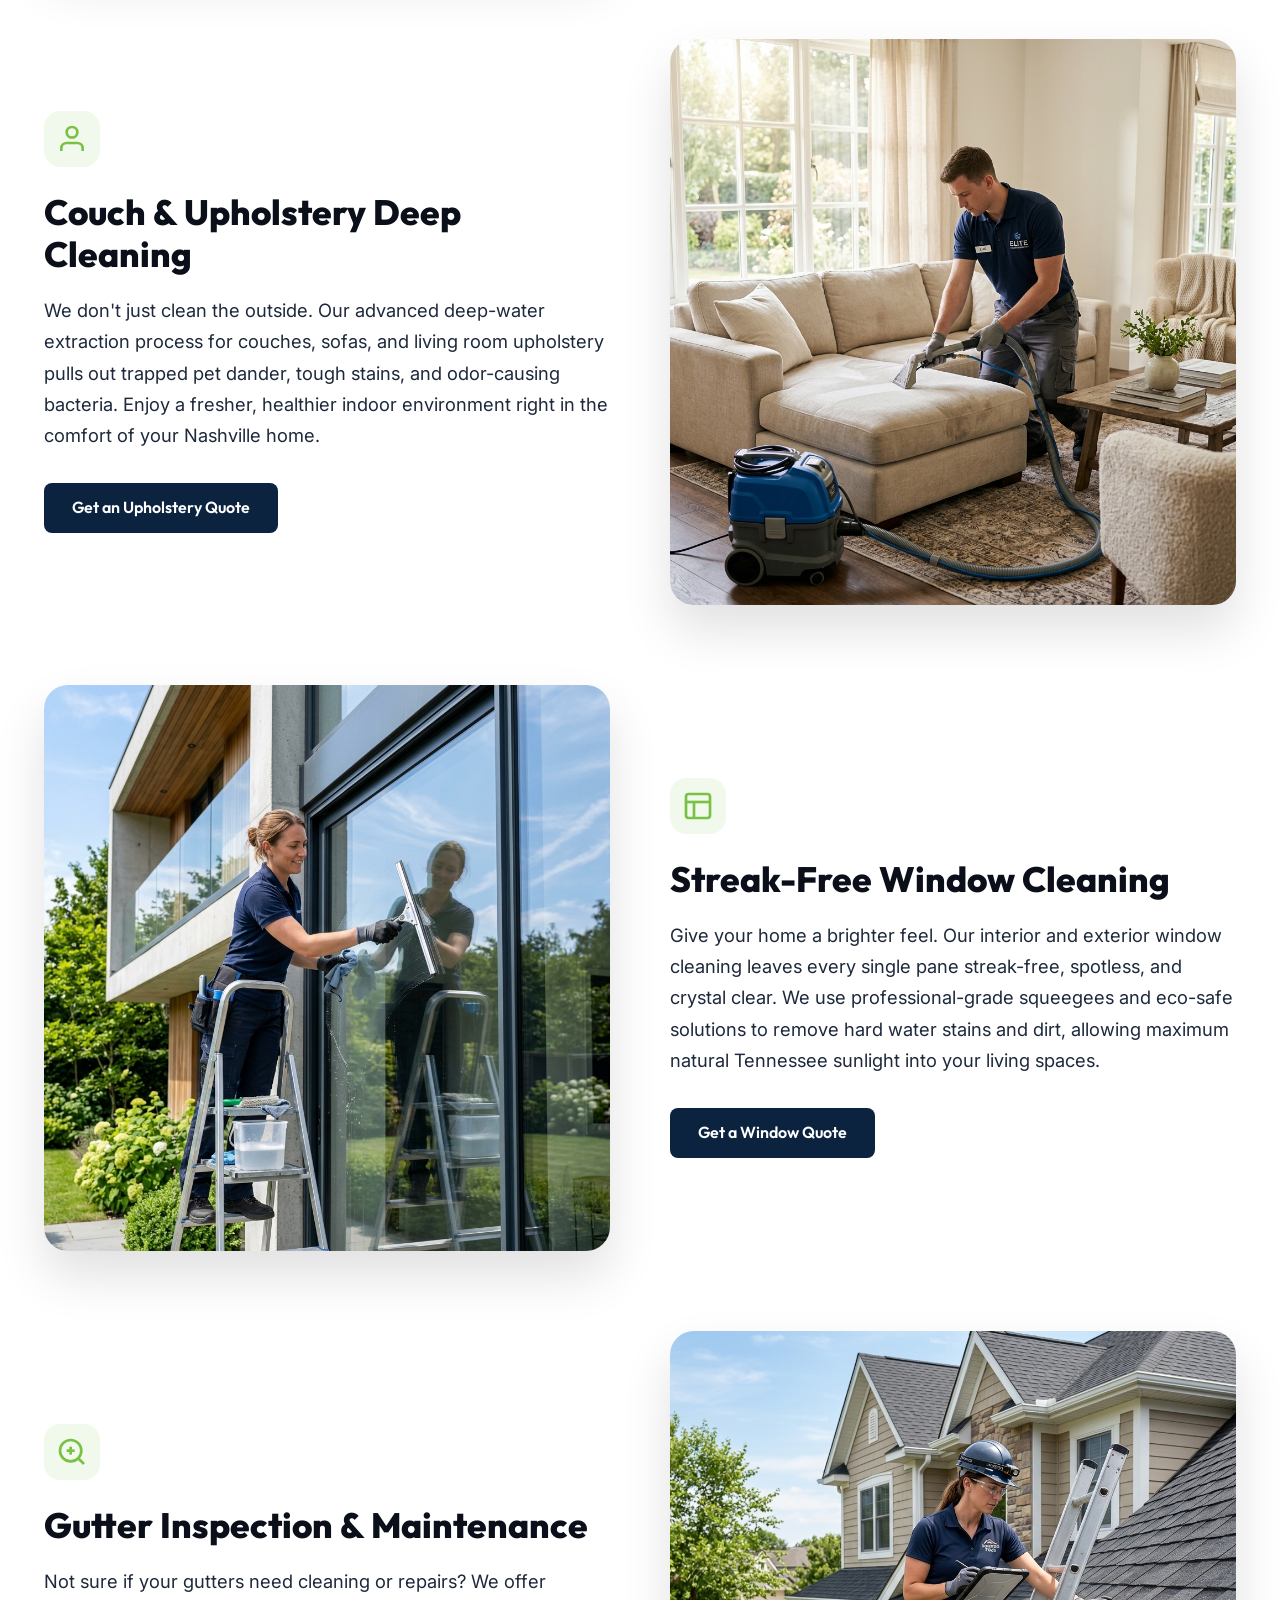
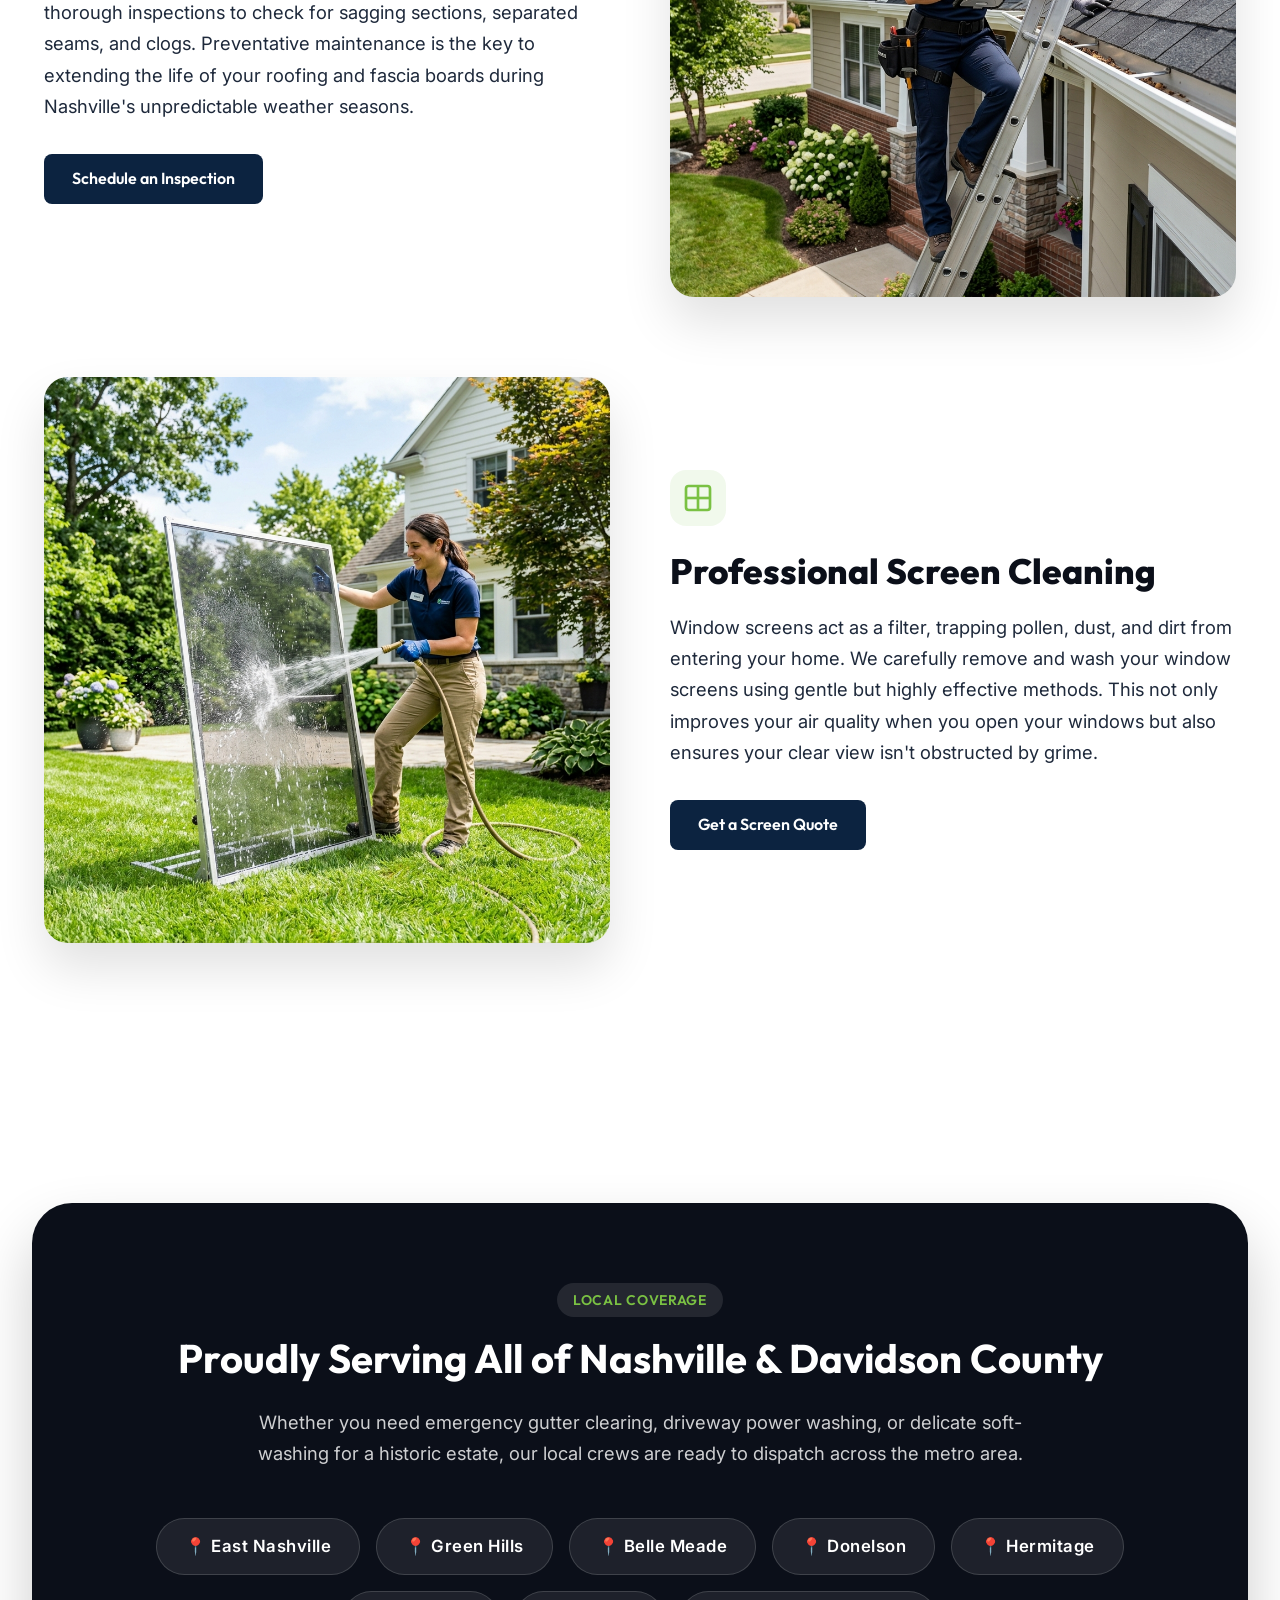
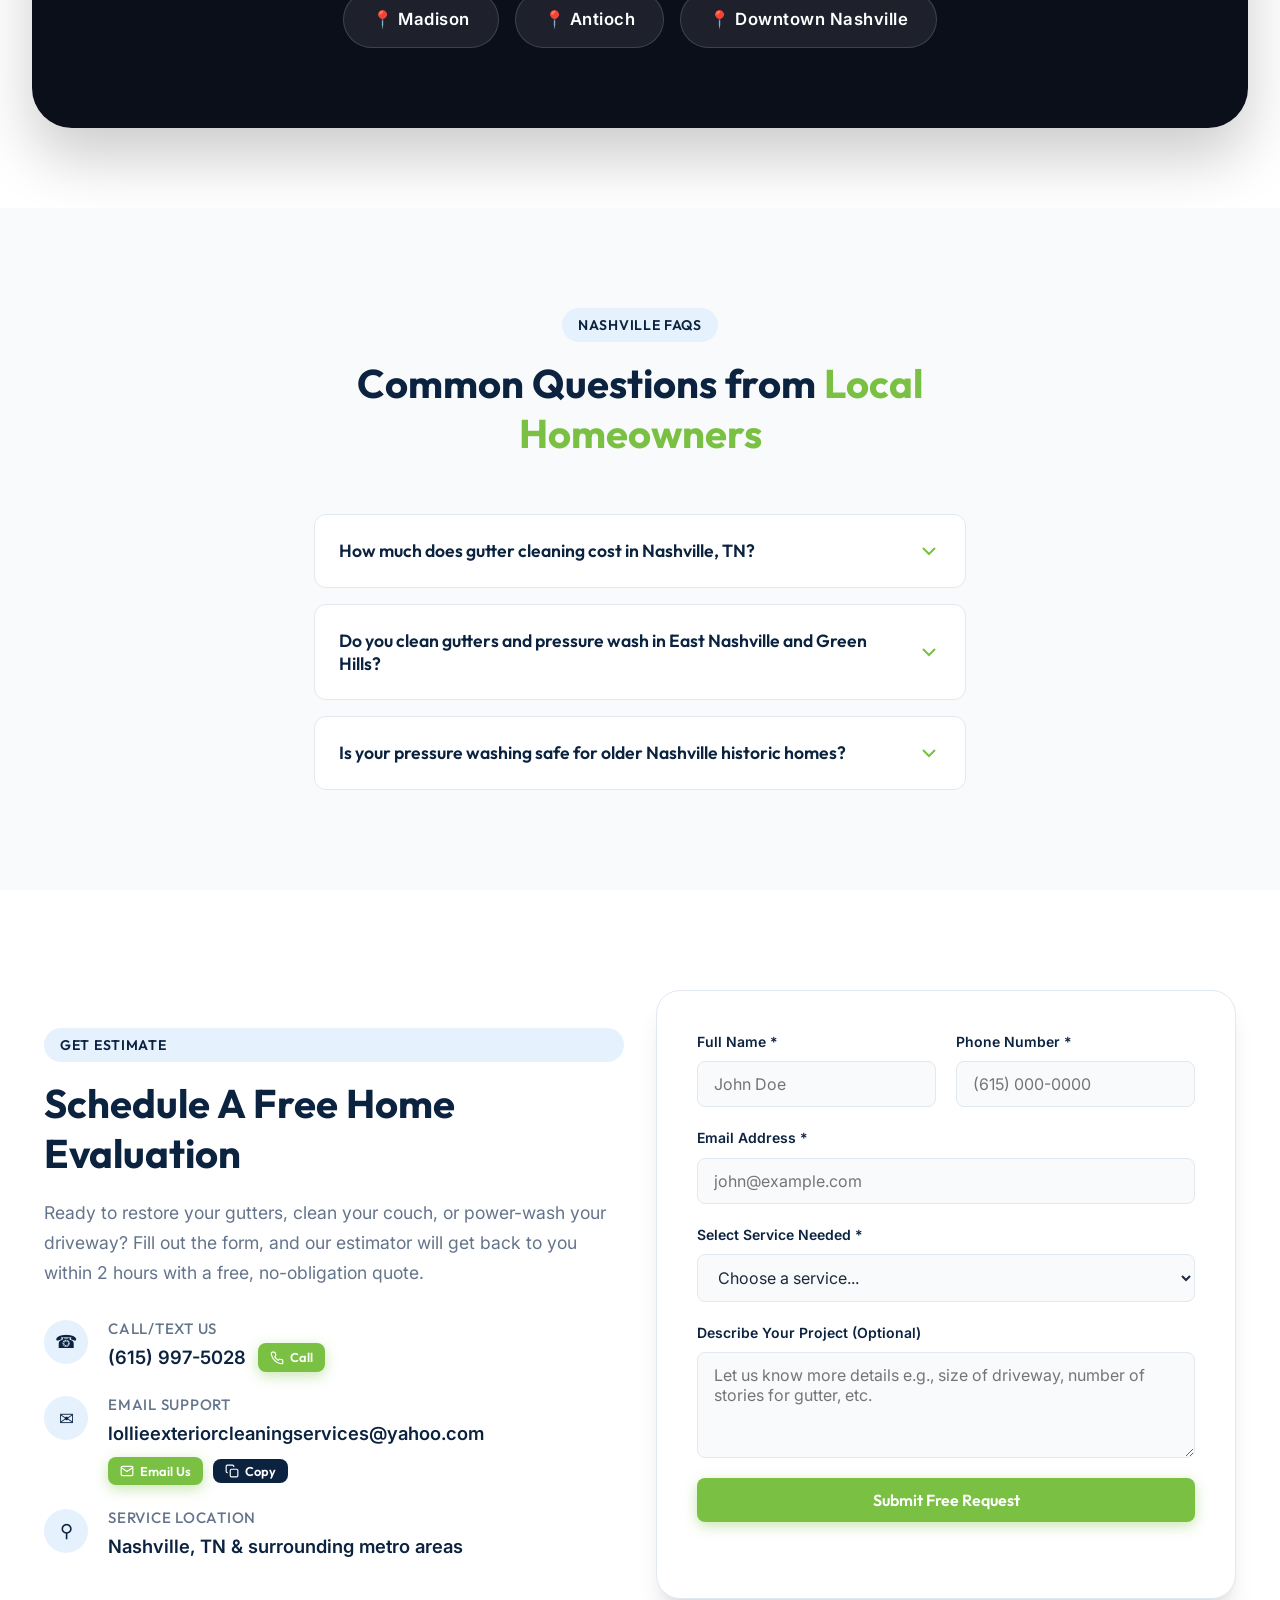
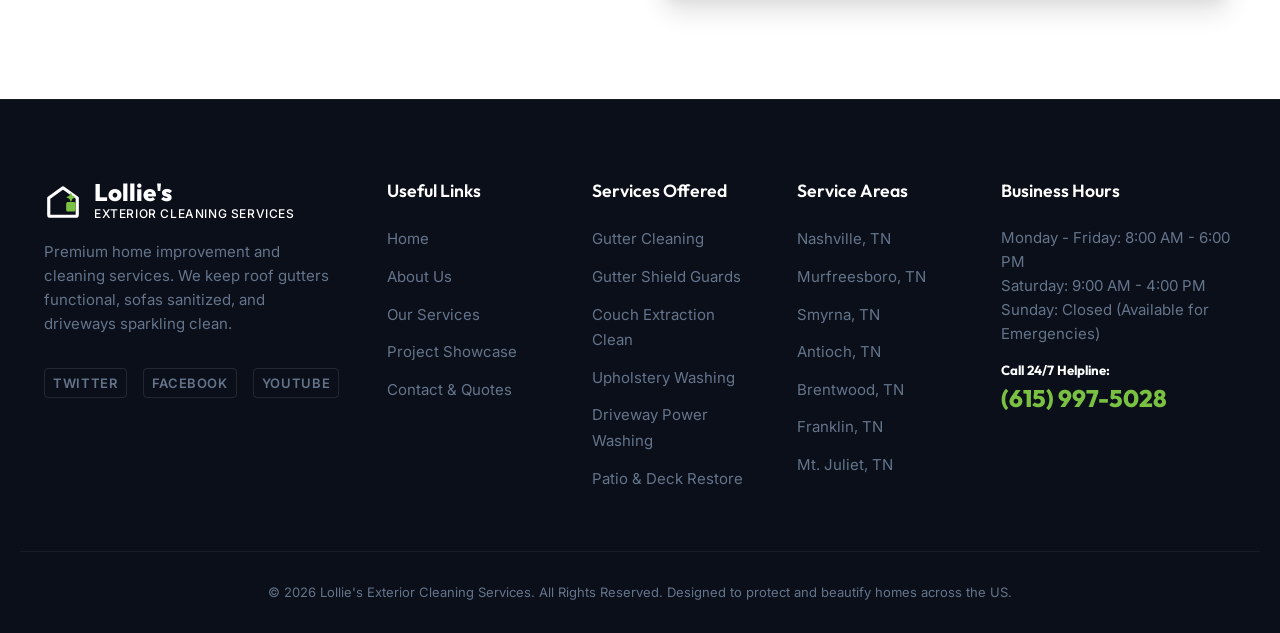
<file: nashville.html>
<!DOCTYPE html>
<html lang="en">
<head>
    <meta charset="UTF-8">
    <meta name="viewport" content="width=device-width, initial-scale=1.0">
    <title>Top-Rated Exterior Cleaning in Nashville, TN | Gutter & Driveway Pros</title>
    
    <!-- Favicon -->
    <link rel="icon" type="image/svg+xml" href="favicon.svg?v=2">
    
    <!-- SEO Meta Tags -->
    <meta name="description" content="Lollie's provides expert gutter cleaning, soft washing, and driveway pressure washing in Nashville and Davidson County. We protect Music City homes from mold and algae. Get a free quote!">
    <meta name="keywords" content="gutter cleaning Nashville TN, couch cleaning Murfreesboro, upholstery cleaning Smyrna TN, driveway pressure washing Franklin TN, power washing Brentwood, exterior cleaning Antioch TN, gutter cleaning Mt Juliet, pressure washing Nashville, lollies exterior cleaning services Tennessee">
    <meta name="robots" content="index, follow">
    <link rel="canonical" href="https://lolliesexteriorcleaningservices.com/">

    <!-- Open Graph / Facebook -->
    <meta property="og:type" content="website">
    <meta property="og:url" content="https://lolliesexteriorcleaningservices.com/">
    <meta property="og:title" content="Lollie's Exterior Cleaning Services | Gutter, Couch & Driveway Cleaning Nashville TN">
    <meta property="og:description" content="Premium property care services in Middle Tennessee. From roof gutters to living room couches and concrete driveways, we keep your home spotless, safe, and beautiful.">
    <meta property="og:image" content="assets/images/hero_technician.png">

    <!-- Twitter -->
    <meta property="twitter:card" content="summary_large_image">
    <meta property="twitter:url" content="https://lolliesexteriorcleaningservices.com/">
    <meta property="twitter:title" content="Lollie's Exterior Cleaning Services | Gutter, Couch & Driveway Cleaning Nashville TN">
    <meta property="twitter:description" content="Premium property care services in Middle Tennessee. From roof gutters to living room couches and concrete driveways, we keep your home spotless, safe, and beautiful.">
    <meta property="twitter:image" content="assets/images/hero_technician.png">

    <!-- Google Fonts -->
    <link rel="preconnect" href="https://fonts.googleapis.com">
    <link rel="preconnect" href="https://fonts.gstatic.com" crossorigin>
    <link href="https://fonts.googleapis.com/css2?family=Inter:wght@300;400;500;600;700&family=Outfit:wght@400;500;600;700;800&display=swap" rel="stylesheet">

    <!-- Stylesheets -->
    <link rel="stylesheet" href="style.css?v=2.4">

    <!-- JSON-LD Local Business Structured Data for SEO -->
    <script type="application/ld+json">
    {
      "@context": "https://schema.org",
      "@type": "HomeAndConstructionBusiness",
      "name": "Lollie's Exterior Cleaning Services",
      "image": "assets/images/hero_technician.png",
      "url": "https://lolliesexteriorcleaningservices.com/",
      "telephone": "615-997-5028",
      "email": "lollieexteriorcleaningservices@yahoo.com",
      "priceRange": "$$",
      "address": {
        "@type": "PostalAddress",
        "streetAddress": "Nashville Area",
        "addressLocality": "Nashville",
        "addressRegion": "TN",
        "postalCode": "37211",
        "addressCountry": "US"
      },
      "geo": {
        "@type": "GeoCoordinates",
        "latitude": 36.1627,
        "longitude": -86.7816
      },
      "openingHoursSpecification": {
        "@type": "OpeningHoursSpecification",
        "dayOfWeek": [
          "Monday",
          "Tuesday",
          "Wednesday",
          "Thursday",
          "Friday",
          "Saturday"
        ],
        "opens": "08:00",
        "closes": "18:00"
      },
      "sameAs": [
        "https://www.facebook.com/lolliesexteriorcleaningservices",
        "https://twitter.com/lolliesexterior",
        "https://www.youtube.com/lolliesexteriorcleaningservices"
      ],
      "areaServed": [
        {"@type": "City", "name": "Nashville", "sameAs": "https://en.wikipedia.org/wiki/Nashville,_Tennessee"},
        {"@type": "City", "name": "Murfreesboro", "sameAs": "https://en.wikipedia.org/wiki/Murfreesboro,_Tennessee"},
        {"@type": "City", "name": "Smyrna", "sameAs": "https://en.wikipedia.org/wiki/Smyrna,_Tennessee"},
        {"@type": "City", "name": "Antioch", "sameAs": "https://en.wikipedia.org/wiki/Antioch,_Tennessee"},
        {"@type": "City", "name": "Brentwood", "sameAs": "https://en.wikipedia.org/wiki/Brentwood,_Tennessee"},
        {"@type": "City", "name": "Franklin", "sameAs": "https://en.wikipedia.org/wiki/Franklin,_Tennessee"},
        {"@type": "City", "name": "Mt. Juliet", "sameAs": "https://en.wikipedia.org/wiki/Mount_Juliet,_Tennessee"}
      ],
      "hasOfferCatalog": {
        "@type": "OfferCatalog",
        "name": "Property Care Services",
        "itemListElement": [
          {
            "@type": "Offer",
            "itemOffered": {
              "@type": "Service",
              "name": "Window Cleaning"
            }
          },
          {
            "@type": "Offer",
            "itemOffered": {
              "@type": "Service",
              "name": "Gutter Cleaning"
            }
          },
          {
            "@type": "Offer",
            "itemOffered": {
              "@type": "Service",
              "name": "Gutter Inspection"
            }
          },
          {
            "@type": "Offer",
            "itemOffered": {
              "@type": "Service",
              "name": "Screen Cleaning"
            }
          },
          {
            "@type": "Offer",
            "itemOffered": {
              "@type": "Service",
              "name": "Couch & Upholstery Deep Cleaning"
            }
          },
          {
            "@type": "Offer",
            "itemOffered": {
              "@type": "Service",
              "name": "Driveway & Patio Pressure Washing"
            }
          },
          {
            "@type": "Offer",
            "itemOffered": {
              "@type": "Service",
              "name": "Seasonal Packages"
            }
          },
          {
            "@type": "Offer",
            "itemOffered": {
              "@type": "Service",
              "name": "Commercial Cleaning Properties"
            }
          }
        ]
      }
    }
    <!-- FAQ Schema for AEO -->
    <script type="application/ld+json">
    {
      "@context": "https://schema.org",
      "@type": "FAQPage",
      "mainEntity": [
        {
          "@type": "Question",
          "name": "How much does gutter cleaning cost in Nashville, TN?",
          "acceptedAnswer": {
            "@type": "Answer",
            "text": "In Nashville, residential gutter cleaning typically ranges from $99 to $250. The final price depends on the square footage of your property, the steepness of the roof, and whether you have a single-story home in East Nashville or a massive two-story estate in Green Hills. We offer transparent, upfront pricing with zero hidden fees."
          }
        },
        {
          "@type": "Question",
          "name": "Do you clean gutters and pressure wash in East Nashville and Green Hills?",
          "acceptedAnswer": {
            "@type": "Answer",
            "text": "Yes, we proudly serve all major neighborhoods within Davidson County. This includes East Nashville, Green Hills, Belle Meade, Donelson, Hermitage, and Madison. Our local technicians are familiar with the unique maintenance needs of Nashville's diverse architectural styles, from historic brick builds to modern developments."
          }
        },
        {
          "@type": "Question",
          "name": "Is your pressure washing safe for older Nashville historic homes?",
          "acceptedAnswer": {
            "@type": "Answer",
            "text": "Absolutely. For older or historic homes in the Nashville area, traditional high-pressure washing can damage mortar and aged siding. We utilize a highly effective 'soft wash' technique. This method uses low-pressure water combined with eco-friendly, biodegradable cleaning solutions to safely melt away algae, dirt, and mildew without risking structural damage."
          }
        }
      ]
    }
    </script>
    <link rel="stylesheet" href="local-pages.css?v=2.9">
</head>
<body>

    <!-- Header Navigation -->
    <header class="header">
        <div class="container header-container">
            <a href="index.html" class="logo-wrapper" id="home-logo">
                <!-- SVG Logo: House + Sparkle -->
                <svg class="logo-icon" viewBox="0 0 24 24" fill="none" xmlns="http://www.w3.org/2000/svg">
                    <path d="M3 9.5L12 3L21 9.5V20C21 20.5523 20.5523 21 20 21H4C3.44772 21 3 20.5523 3 20V9.5Z" stroke="currentColor" stroke-width="2" stroke-linejoin="round"/>
                    <path d="M19 13H15V17H19V13Z" stroke="#7ac143" stroke-width="2" stroke-linejoin="round" fill="#7ac143"/>
                    <path d="M10 12L7 15L10 18" stroke="currentColor" stroke-width="2" stroke-linecap="round" stroke-linejoin="round"/>
                    <path d="M17 6L18 8L20 9L18 10L17 12L16 10L14 9L16 8L17 6Z" fill="#7ac143"/>
                </svg>
                <div class="logo-text">
                    <span class="logo-title">Lollie's</span>
                    <span class="logo-subtitle">Exterior Cleaning Services</span>
                </div>
            </a>

            <nav class="nav-menu">
                <a href="index.html" class="nav-link active">Home</a>
                <a href="index.html#about" class="nav-link">About</a>
                <a href="index.html#services" class="nav-link">Services</a>
                <a href="index.html#before-after" class="nav-link">Showcase</a>
                <div class="nav-item-dropdown">
                    <a href="index.html#service-areas" class="nav-link">Areas <svg viewBox="0 0 24 24" width="14" height="14" fill="none" stroke="currentColor" stroke-width="2" style="vertical-align: middle; margin-left: 4px; margin-top: -2px;"><polyline points="6 9 12 15 18 9"></polyline></svg></a>
                    <div class="dropdown-menu">
                        <a href="nashville.html">Nashville</a>
                        <a href="franklin.html">Franklin</a>
                        <a href="murfreesboro.html">Murfreesboro</a>
                        <a href="smyrna.html">Smyrna</a>
                        <a href="antioch.html">Antioch</a>
                        <a href="brentwood.html">Brentwood</a>
                        <a href="mt-juliet.html">Mt. Juliet</a>
                    </div>
                </div>
                <a href="#contact" class="nav-link">Contact</a>
            </nav>

            <div class="header-actions">
                <a href="tel:6159975028" class="phone-call-header-mobile" aria-label="Call Us Now">
                    <svg viewBox="0 0 24 24" fill="none" stroke="currentColor" stroke-width="2" stroke-linecap="round" stroke-linejoin="round">
                        <path d="M22 16.92v3a2 2 0 0 1-2.18 2 19.79 19.79 0 0 1-8.63-3.07 19.5 19.5 0 0 1-6-6 19.79 19.79 0 0 1-3.07-8.67A2 2 0 0 1 4.11 2h3a2 2 0 0 1 2 1.72 12.84 12.84 0 0 0 .7 2.81 2 2 0 0 1-.45 2.11L8.09 9.91a16 16 0 0 0 6 6l1.27-1.27a2 2 0 0 1 2.11-.45 12.84 12.84 0 0 0 2.81.7A2 2 0 0 1 22 16.92z"></path>
                    </svg>
                </a>
                <a href="#contact" class="btn btn-primary nav-btn" id="nav-quote-btn">Get Estimate</a>
            </div>
            
            <button class="mobile-menu-toggle" aria-label="Toggle Navigation Menu">
                <span></span>
                <span></span>
                <span></span>
            </button>
        </div>
    </header>

    <main>
        <!-- Custom Local Hero -->
        <section class="local-hero-full" style="background-image: url('assets/images/nashville_hero.png');">
            <div class="local-hero-overlay"></div>
            <div class="local-hero-content">
                <h1 class="local-hero-title">
                    Nashville's Premier <span class="highlight-green">Exterior Cleaning.</span>
                </h1>
                <p class="local-hero-subtitle">
                    Protecting Music City from the elements. From historic homes in East Nashville to modern luxury estates in Green Hills, we provide top-tier gutter cleaning, driveway pressure washing, and upholstery sanitization across Davidson County.
                </p>
                <div class="local-hero-buttons">
                    <a href="#contact" class="btn btn-primary btn-arrow">Get a Free Nashville Quote
                        <svg class="arrow-icon" style="width:20px;height:20px;margin-left:8px;" viewBox="0 0 24 24" fill="none" stroke="currentColor" stroke-width="2" stroke-linecap="round" stroke-linejoin="round">
                            <line x1="5" y1="12" x2="19" y2="12"></line>
                            <polyline points="12 5 19 12 12 19"></polyline>
                        </svg>
                    </a>
                </div>
            </div>
        </section>

        <!-- Trust Bar -->
        <div class="trust-bar">
            <div class="trust-bar-container">
                <div class="trust-item">
                    <svg viewBox="0 0 24 24" class="trust-icon" style="width:28px;height:28px" fill="none" stroke="currentColor" stroke-width="2"><path d="M12 22s8-4 8-10V5l-8-3-8 3v7c0 6 8 10 8 10z"></path></svg>
                    100% Local to TN
                </div>
                <div class="trust-item">
                    <svg viewBox="0 0 24 24" class="trust-icon" style="width:28px;height:28px" fill="none" stroke="currentColor" stroke-width="2"><path d="M21 10c0 7-9 13-9 13s-9-6-9-13a9 9 0 0 1 18 0z"></path><circle cx="12" cy="10" r="3"></circle></svg>
                    Serving Davidson County
                </div>
                <div class="trust-item">
                    <svg viewBox="0 0 24 24" class="trust-icon" style="width:28px;height:28px" fill="none" stroke="currentColor" stroke-width="2"><path d="M12 2v20M17 5H9.5a3.5 3.5 0 0 0 0 7h5a3.5 3.5 0 0 1 0 7H6"></path></svg>
                    Affordable Pricing
                </div>
            </div>
        </div>

        <!-- NEW SEO SECTION: The Nashville Climate & Home Protection (PREMIUM LAYOUT) -->
        <section class="py-large" style="background: linear-gradient(135deg, var(--light) 0%, var(--white) 100%);">
            <div class="container">
                <div class="grid grid-2" style="align-items: center; gap: 60px;">
                    <div>
                        <span class="section-tag">Middle Tennessee Climate</span>
                        <h2 class="section-title" style="text-align: left;">Protecting Nashville Homes from Humidity & Mold</h2>
                        <p style="font-size: 1.15rem; color: var(--gray); line-height: 1.8; margin-bottom: 20px; text-align: left;">
                            Living in Nashville means experiencing hot, highly humid summers and rainy springs. This specific Middle Tennessee climate creates the perfect breeding ground for <strong>green algae, black mold, and mildew</strong> to rapidly grow on your home's exterior siding, roof, and driveway. Not only does this destroy your property's curb appeal, but if left untreated, organic growth can eat away at paint, rot wood fascia boards, and cause thousands of dollars in structural damage.
                        </p>
                    </div>
                    <div style="background: var(--white); padding: 40px; border-radius: 24px; box-shadow: 0 20px 40px rgba(0,0,0,0.05); border: 1px solid var(--border);">
                        <div style="display: flex; align-items: flex-start; gap: 20px; margin-bottom: 32px;">
                            <div style="background: rgba(122,193,67,0.1); color: var(--secondary); padding: 16px; border-radius: 50%;">
                                <svg width="28" height="28" viewBox="0 0 24 24" fill="none" stroke="currentColor" stroke-width="2"><path d="M12 2v20M17 5H9.5a3.5 3.5 0 0 0 0 7h5a3.5 3.5 0 0 1 0 7H6"></path></svg>
                            </div>
                            <div>
                                <h4 style="font-size: 1.3rem; font-weight: 700; color: var(--dark); margin-bottom: 8px;">Damage Prevention</h4>
                                <p style="color: var(--gray); line-height: 1.6; font-size: 1.05rem; margin: 0;">We specialize in combating Nashville's harsh elements. Whether clearing heavy autumn leaves from mature oaks clogging gutters in Belle Meade, or deep-cleaning concrete.</p>
                            </div>
                        </div>
                        <div style="display: flex; align-items: flex-start; gap: 20px;">
                            <div style="background: rgba(30,58,138,0.1); color: var(--primary); padding: 16px; border-radius: 50%;">
                                <svg width="28" height="28" viewBox="0 0 24 24" fill="none" stroke="currentColor" stroke-width="2"><path d="M12 22s8-4 8-10V5l-8-3-8 3v7c0 6 8 10 8 10z"></path></svg>
                            </div>
                            <div>
                                <h4 style="font-size: 1.3rem; font-weight: 700; color: var(--dark); margin-bottom: 8px;">Safe Soft-Washing</h4>
                                <p style="color: var(--gray); line-height: 1.6; font-size: 1.05rem; margin: 0;">Using our specialized <strong>low-pressure soft wash</strong> system to safely remove years of grime from historic brick homes in East Nashville, ensuring your property stays immaculate.</p>
                            </div>
                        </div>
                    </div>
                </div>
            </div>
        </section>

        <!-- NEW PREMIUM ZIG-ZAG SERVICES LAYOUT -->
        <section id="services" class="zig-zag-section bg-light">
            <div class="container">
                <div class="text-center mb-large">
                    <span class="section-tag">Nashville Exterior Services</span>
                    <h2 class="section-title">Comprehensive Property Care</h2>
                    <p style="max-width: 700px; margin: 0 auto; color: var(--gray); font-size: 1.15rem; line-height: 1.6;">We offer a full suite of exterior and interior cleaning services designed specifically for the needs of Nashville homeowners and property managers.</p>
                </div>

                <!-- Zig Zag Row 1 -->
                <div class="zig-zag-row">
                    <div class="zig-zag-image">
                        <img src="assets/images/srv_gutter.png" alt="Professional Gutter Cleaning Nashville">
                    </div>
                    <div class="zig-zag-content">
                        <div class="zig-zag-icon">
                            <svg viewBox="0 0 24 24" fill="none" stroke="currentColor" stroke-width="2"><path d="M3 3h18v18H3z"></path><path d="M12 8v8"></path><path d="M8 12h8"></path></svg>
                        </div>
                        <h3 class="zig-zag-title">Professional Gutter Cleaning</h3>
                        <p class="zig-zag-desc">Nashville's heavy spring rains and autumn leaf drops can quickly overwhelm your drainage system. We safely remove sludge, leaves, and debris from your gutters and downspouts, ensuring proper water flow. This critical maintenance prevents water from pooling around your foundation, which can lead to flooded basements and expensive structural repairs.</p>
                        <a href="#contact" class="btn btn-secondary">Get a Gutter Quote</a>
                    </div>
                </div>

                <!-- Zig Zag Row 2 -->
                <div class="zig-zag-row">
                    <div class="zig-zag-image">
                        <img src="assets/images/srv_driveway.png" alt="Driveway & Patio Washing Nashville">
                    </div>
                    <div class="zig-zag-content">
                        <div class="zig-zag-icon">
                            <svg viewBox="0 0 24 24" fill="none" stroke="currentColor" stroke-width="2"><circle cx="12" cy="12" r="10"></circle><path d="M12 16v-4"></path><path d="M12 8h.01"></path></svg>
                        </div>
                        <h3 class="zig-zag-title">Driveway & Patio Washing</h3>
                        <p class="zig-zag-desc">Over time, concrete driveways and patios in Davidson County accumulate deep oil stains, tire marks, and slippery green algae. Using commercial-grade surface cleaners and high-pressure washing, we strip away years of embedded grime, instantly boosting your property's curb appeal and eliminating slip hazards for your family.</p>
                        <a href="#contact" class="btn btn-secondary">Get a Washing Quote</a>
                    </div>
                </div>

                <!-- Zig Zag Row 3 -->
                <div class="zig-zag-row">
                    <div class="zig-zag-image">
                        <img src="assets/images/srv_upholstery.png" alt="Couch & Upholstery Cleaning Nashville">
                    </div>
                    <div class="zig-zag-content">
                        <div class="zig-zag-icon">
                            <svg viewBox="0 0 24 24" fill="none" stroke="currentColor" stroke-width="2"><path d="M20 21v-2a4 4 0 0 0-4-4H8a4 4 0 0 0-4 4v2"></path><circle cx="12" cy="7" r="4"></circle></svg>
                        </div>
                        <h3 class="zig-zag-title">Couch & Upholstery Deep Cleaning</h3>
                        <p class="zig-zag-desc">We don't just clean the outside. Our advanced deep-water extraction process for couches, sofas, and living room upholstery pulls out trapped pet dander, tough stains, and odor-causing bacteria. Enjoy a fresher, healthier indoor environment right in the comfort of your Nashville home.</p>
                        <a href="#contact" class="btn btn-secondary">Get an Upholstery Quote</a>
                    </div>
                </div>

                <!-- Zig Zag Row 4 -->
                <div class="zig-zag-row">
                    <div class="zig-zag-image">
                        <img src="assets/images/srv_window.png" alt="Window Cleaning Nashville">
                    </div>
                    <div class="zig-zag-content">
                        <div class="zig-zag-icon">
                            <svg viewBox="0 0 24 24" fill="none" stroke="currentColor" stroke-width="2"><rect x="3" y="3" width="18" height="18" rx="2" ry="2"></rect><line x1="3" y1="9" x2="21" y2="9"></line><line x1="9" y1="21" x2="9" y2="9"></line></svg>
                        </div>
                        <h3 class="zig-zag-title">Streak-Free Window Cleaning</h3>
                        <p class="zig-zag-desc">Give your home a brighter feel. Our interior and exterior window cleaning leaves every single pane streak-free, spotless, and crystal clear. We use professional-grade squeegees and eco-safe solutions to remove hard water stains and dirt, allowing maximum natural Tennessee sunlight into your living spaces.</p>
                        <a href="#contact" class="btn btn-secondary">Get a Window Quote</a>
                    </div>
                </div>

                <!-- Zig Zag Row 5 -->
                <div class="zig-zag-row">
                    <div class="zig-zag-image">
                        <img src="assets/images/srv_inspection.png" alt="Gutter Inspection Nashville">
                    </div>
                    <div class="zig-zag-content">
                        <div class="zig-zag-icon">
                            <svg viewBox="0 0 24 24" fill="none" stroke="currentColor" stroke-width="2"><circle cx="11" cy="11" r="8"></circle><line x1="21" y1="21" x2="16.65" y2="16.65"></line><line x1="11" y1="8" x2="11" y2="14"></line><line x1="8" y1="11" x2="14" y2="11"></line></svg>
                        </div>
                        <h3 class="zig-zag-title">Gutter Inspection & Maintenance</h3>
                        <p class="zig-zag-desc">Not sure if your gutters need cleaning or repairs? We offer thorough inspections to check for sagging sections, separated seams, and clogs. Preventative maintenance is the key to extending the life of your roofing and fascia boards during Nashville's unpredictable weather seasons.</p>
                        <a href="#contact" class="btn btn-secondary">Schedule an Inspection</a>
                    </div>
                </div>

                <!-- Zig Zag Row 6 -->
                <div class="zig-zag-row">
                    <div class="zig-zag-image">
                        <img src="assets/images/srv_screen.png" alt="Screen Cleaning Nashville">
                    </div>
                    <div class="zig-zag-content">
                        <div class="zig-zag-icon">
                            <svg viewBox="0 0 24 24" fill="none" stroke="currentColor" stroke-width="2"><rect x="3" y="3" width="18" height="18" rx="2" ry="2"></rect><line x1="3" y1="12" x2="21" y2="12"></line><line x1="12" y1="3" x2="12" y2="21"></line></svg>
                        </div>
                        <h3 class="zig-zag-title">Professional Screen Cleaning</h3>
                        <p class="zig-zag-desc">Window screens act as a filter, trapping pollen, dust, and dirt from entering your home. We carefully remove and wash your window screens using gentle but highly effective methods. This not only improves your air quality when you open your windows but also ensures your clear view isn't obstructed by grime.</p>
                        <a href="#contact" class="btn btn-secondary">Get a Screen Quote</a>
                    </div>
                </div>

            </div>
        </section>

        <!-- NEW SEO SECTION: Neighborhoods We Serve (PREMIUM DARK LAYOUT) -->
        <section class="py-large" style="background: var(--dark); color: var(--white); text-align: center; border-radius: 40px; margin: 80px auto; max-width: 95%; padding: 80px 20px; box-shadow: 0 30px 60px rgba(0,0,0,0.2);">
            <div class="container">
                <span class="section-tag" style="background: rgba(255,255,255,0.1); color: var(--secondary);">Local Coverage</span>
                <h2 class="section-title text-white" style="margin-bottom: 24px;">Proudly Serving All of Nashville & Davidson County</h2>
                <p style="color: rgba(255,255,255,0.8); font-size: 1.15rem; line-height: 1.7; max-width: 800px; margin: 0 auto 48px;">
                    Whether you need emergency gutter clearing, driveway power washing, or delicate soft-washing for a historic estate, our local crews are ready to dispatch across the metro area.
                </p>
                <div style="display: flex; flex-wrap: wrap; justify-content: center; gap: 16px; max-width: 1000px; margin: 0 auto;">
                    <span style="background: rgba(255,255,255,0.08); border: 1px solid rgba(255,255,255,0.15); padding: 14px 28px; border-radius: 100px; font-weight: 600; font-size: 1.05rem; letter-spacing: 0.5px;">📍 East Nashville</span>
                    <span style="background: rgba(255,255,255,0.08); border: 1px solid rgba(255,255,255,0.15); padding: 14px 28px; border-radius: 100px; font-weight: 600; font-size: 1.05rem; letter-spacing: 0.5px;">📍 Green Hills</span>
                    <span style="background: rgba(255,255,255,0.08); border: 1px solid rgba(255,255,255,0.15); padding: 14px 28px; border-radius: 100px; font-weight: 600; font-size: 1.05rem; letter-spacing: 0.5px;">📍 Belle Meade</span>
                    <span style="background: rgba(255,255,255,0.08); border: 1px solid rgba(255,255,255,0.15); padding: 14px 28px; border-radius: 100px; font-weight: 600; font-size: 1.05rem; letter-spacing: 0.5px;">📍 Donelson</span>
                    <span style="background: rgba(255,255,255,0.08); border: 1px solid rgba(255,255,255,0.15); padding: 14px 28px; border-radius: 100px; font-weight: 600; font-size: 1.05rem; letter-spacing: 0.5px;">📍 Hermitage</span>
                    <span style="background: rgba(255,255,255,0.08); border: 1px solid rgba(255,255,255,0.15); padding: 14px 28px; border-radius: 100px; font-weight: 600; font-size: 1.05rem; letter-spacing: 0.5px;">📍 Madison</span>
                    <span style="background: rgba(255,255,255,0.08); border: 1px solid rgba(255,255,255,0.15); padding: 14px 28px; border-radius: 100px; font-weight: 600; font-size: 1.05rem; letter-spacing: 0.5px;">📍 Antioch</span>
                    <span style="background: rgba(255,255,255,0.08); border: 1px solid rgba(255,255,255,0.15); padding: 14px 28px; border-radius: 100px; font-weight: 600; font-size: 1.05rem; letter-spacing: 0.5px;">📍 Downtown Nashville</span>
                </div>
            </div>
        </section>

        <!-- Local FAQ (Expanded) -->
        <section id="faq" class="faq-section py-large bg-light">
            <div class="container max-w-700">
                <div class="text-center mb-large">
                    <span class="section-tag">Nashville FAQs</span>
                    <h2 class="section-title">Common Questions from <span class="highlight-green">Local Homeowners</span></h2>
                </div>
                <div class="faq-accordion">
                    <div class="faq-item">
                        <button class="faq-question">
                            <span>How much does gutter cleaning cost in Nashville, TN?</span>
                            <svg viewBox="0 0 24 24" fill="none" stroke="currentColor" stroke-width="2"><path d="M6 9l6 6 6-6"></path></svg>
                        </button>
                        <div class="faq-answer">
                            <p>In Nashville, residential gutter cleaning typically ranges from $99 to $250. The final price depends on the square footage of your property, the steepness of the roof, and whether you have a single-story home in East Nashville or a massive two-story estate in Green Hills. We offer transparent, upfront pricing with zero hidden fees.</p>
                        </div>
                    </div>
                    <div class="faq-item">
                        <button class="faq-question">
                            <span>Do you clean gutters and pressure wash in East Nashville and Green Hills?</span>
                            <svg viewBox="0 0 24 24" fill="none" stroke="currentColor" stroke-width="2"><path d="M6 9l6 6 6-6"></path></svg>
                        </button>
                        <div class="faq-answer">
                            <p>Yes, we proudly serve all major neighborhoods within Davidson County. This includes East Nashville, Green Hills, Belle Meade, Donelson, Hermitage, and Madison. Our local technicians are familiar with the unique maintenance needs of Nashville's diverse architectural styles, from historic brick builds to modern developments.</p>
                        </div>
                    </div>
                    <div class="faq-item">
                        <button class="faq-question">
                            <span>Is your pressure washing safe for older Nashville historic homes?</span>
                            <svg viewBox="0 0 24 24" fill="none" stroke="currentColor" stroke-width="2"><path d="M6 9l6 6 6-6"></path></svg>
                        </button>
                        <div class="faq-answer">
                            <p>Absolutely. For older or historic homes in the Nashville area, traditional high-pressure washing can damage mortar and aged siding. We utilize a highly effective 'soft wash' technique. This method uses low-pressure water combined with eco-friendly, biodegradable cleaning solutions to safely melt away algae, dirt, and mildew without risking structural damage.</p>
                        </div>
                    </div>
                </div>
            </div>
        </section>
        
        <!-- Extracted Contact Section from Homepage -->
        <!-- Contact Section / Lead Form -->
        <section id="contact" class="contact-section py-large">
            <div class="container grid grid-2">
                <div class="contact-info-column">
                    <span class="section-tag">Get Estimate</span>
                    <h2 class="section-title">Schedule A Free Home Evaluation</h2>
                    <p class="section-description">
                        Ready to restore your gutters, clean your couch, or power-wash your driveway? Fill out the form, and our estimator will get back to you within 2 hours with a free, no-obligation quote.
                    </p>
                    <div class="contact-details mt-medium">
                        <div class="detail-item">
                            <span class="detail-icon">☎</span>
                            <div>
                                <h5>Call/Text Us</h5>
                                <div style="display: flex; align-items: center; gap: 12px;">
                                    <p><a href="tel:6159975028">(615) 997-5028</a></p>
                                    <a href="tel:6159975028" class="btn btn-primary" style="padding: 4px 12px; font-size: 0.8rem; gap: 6px;">
                                        <svg style="width:14px; height:14px;" viewBox="0 0 24 24" fill="none" stroke="currentColor" stroke-width="2"><path d="M22 16.92v3a2 2 0 0 1-2.18 2 19.79 19.79 0 0 1-8.63-3.07 19.5 19.5 0 0 1-6-6 19.79 19.79 0 0 1-3.07-8.67A2 2 0 0 1 4.11 2h3a2 2 0 0 1 2 1.72 12.84 12.84 0 0 0 .7 2.81 2 2 0 0 1-.45 2.11L8.09 9.91a16 16 0 0 0 6 6l1.27-1.27a2 2 0 0 1 2.11-.45 12.84 12.84 0 0 0 2.81.7A2 2 0 0 1 22 16.92z"></path></svg>
                                        Call
                                    </a>
                                </div>
                            </div>
                        </div>
                        <div class="detail-item">
                            <span class="detail-icon">✉</span>
                            <div>
                                <h5>Email Support</h5>
                                <p><a href="mailto:lollieexteriorcleaningservices@yahoo.com" target="_blank">lollieexteriorcleaningservices@yahoo.com</a></p>
                                <div style="display: flex; align-items: center; gap: 10px; margin-top: 8px;">
                                    <a href="mailto:lollieexteriorcleaningservices@yahoo.com" target="_blank" class="btn btn-primary" style="padding: 4px 12px; font-size: 0.8rem; gap: 6px;">
                                        <svg style="width:14px; height:14px;" viewBox="0 0 24 24" fill="none" stroke="currentColor" stroke-width="2"><path d="M4 4h16c1.1 0 2 .9 2 2v12c0 1.1-.9 2-2 2H4c-1.1 0-2-.9-2-2V6c0-1.1.9-2 2-2z"></path><polyline points="22,6 12,13 2,6"></polyline></svg>
                                        Email Us
                                    </a>
                                    <button onclick="navigator.clipboard.writeText('lollieexteriorcleaningservices@yahoo.com'); const el = document.getElementById('copy-alert'); el.style.display='block'; setTimeout(() => el.style.display='none', 2000);" class="btn btn-secondary" style="padding: 4px 12px; font-size: 0.8rem; gap: 6px; display: flex; align-items: center;">
                                        <svg style="width:14px; height:14px;" viewBox="0 0 24 24" fill="none" stroke="currentColor" stroke-width="2"><rect x="9" y="9" width="13" height="13" rx="2" ry="2"></rect><path d="M5 15H4a2 2 0 0 1-2-2V4a2 2 0 0 1 2-2h9a2 2 0 0 1 2 2v1"></path></svg>
                                        Copy
                                    </button>
                                    <span id="copy-alert" style="display:none; color: var(--secondary); font-size: 0.8rem; font-weight: 600;">Copied!</span>
                                </div>
                            </div>
                        </div>
                        <div class="detail-item">
                            <span class="detail-icon">⚲</span>
                            <div>
                                <h5>Service Location</h5>
                                <p>Nashville, TN & surrounding metro areas</p>
                            </div>
                        </div>
                    </div>
                </div>

                <div class="contact-form-wrapper">
                    <form id="lead-form" class="lead-form">
                        <div class="form-row">
                            <div class="form-group">
                                <label for="form-name">Full Name *</label>
                                <input type="text" id="form-name" required placeholder="John Doe">
                            </div>
                            <div class="form-group">
                                <label for="form-phone">Phone Number *</label>
                                <input type="tel" id="form-phone" required placeholder="(615) 000-0000">
                            </div>
                        </div>
                        <div class="form-group">
                            <label for="form-email">Email Address *</label>
                            <input type="email" id="form-email" required placeholder="john@example.com">
                        </div>
                        <div class="form-group">
                            <label for="form-service">Select Service Needed *</label>
                            <select id="form-service" required>
                                <option value="" disabled selected>Choose a service...</option>
                                <option value="gutter">Gutter Cleaning & Guard Setup</option>
                                <option value="couch">Couch & Upholstery Deep Cleaning</option>
                                <option value="driveway">Driveway & Patio Pressure Washing</option>
                                <option value="multiple">Multiple Cleaning Services</option>
                            </select>
                        </div>
                        <div class="form-group">
                            <label for="form-message">Describe Your Project (Optional)</label>
                            <textarea id="form-message" rows="4" placeholder="Let us know more details e.g., size of driveway, number of stories for gutter, etc."></textarea>
                        </div>
                        <button type="submit" class="btn btn-primary btn-full">Submit Free Request</button>
                        <div id="form-status" class="form-status mt-small text-center"></div>
                    </form>
                </div>
            </div>
        </section>
    </main>

    <!-- Footer -->
    <footer class="footer">
        <div class="container footer-grid">
            <div class="footer-brand">
                <a href="#" class="logo-wrapper text-white">
                    <svg class="logo-icon text-white" viewBox="0 0 24 24" fill="none" xmlns="http://www.w3.org/2000/svg">
                        <path d="M3 9.5L12 3L21 9.5V20C21 20.5523 20.5523 21 20 21H4C3.44772 21 3 20.5523 3 20V9.5Z" stroke="currentColor" stroke-width="2" stroke-linejoin="round"/>
                        <path d="M19 13H15V17H19V13Z" stroke="#7ac143" stroke-width="2" stroke-linejoin="round" fill="#7ac143"/>
                        <path d="M17 6L18 8L20 9L18 10L17 12L16 10L14 9L16 8L17 6Z" fill="#7ac143"/>
                    </svg>
                    <div class="logo-text">
                        <span class="logo-title text-white">Lollie's</span>
                        <span class="logo-subtitle text-white">Exterior Cleaning Services</span>
                    </div>
                </a>
                <p class="footer-tagline mt-small">
                    Premium home improvement and cleaning services. We keep roof gutters functional, sofas sanitized, and driveways sparkling clean.
                </p>
                <div class="social-links-footer mt-medium">
                    <!-- Social icons repeated inside footer -->
                    <a href="https://twitter.com/lolliesexterior" target="_blank" aria-label="Twitter">Twitter</a>
                    <a href="https://facebook.com/lolliesexteriorcleaningservices" target="_blank" aria-label="Facebook">Facebook</a>
                    <a href="https://youtube.com/lolliesexteriorcleaningservices" target="_blank" aria-label="YouTube">YouTube</a>
                </div>
            </div>

            <div class="footer-links">
                <h4>Useful Links</h4>
                <ul>
                    <li><a href="index.html">Home</a></li>
                    <li><a href="index.html#about">About Us</a></li>
                    <li><a href="index.html#services">Our Services</a></li>
                    <li><a href="index.html#before-after">Project Showcase</a></li>
                    <li><a href="index.html#contact">Contact & Quotes</a></li>
                </ul>
            </div>

            <div class="footer-services">
                <h4>Services Offered</h4>
                <ul>
                    <li><a href="index.html#services">Gutter Cleaning</a></li>
                    <li><a href="index.html#services">Gutter Shield Guards</a></li>
                    <li><a href="index.html#services">Couch Extraction Clean</a></li>
                    <li><a href="index.html#services">Upholstery Washing</a></li>
                    <li><a href="index.html#services">Driveway Power Washing</a></li>
                    <li><a href="index.html#services">Patio & Deck Restore</a></li>
                </ul>
            </div>

            <div class="footer-areas">
                <h4>Service Areas</h4>
                <ul>
                    <li><a href="nashville.html">Nashville, TN</a></li>
                    <li><a href="murfreesboro.html">Murfreesboro, TN</a></li>
                    <li><a href="smyrna.html">Smyrna, TN</a></li>
                    <li><a href="antioch.html">Antioch, TN</a></li>
                    <li><a href="brentwood.html">Brentwood, TN</a></li>
                    <li><a href="franklin.html">Franklin, TN</a></li>
                    <li><a href="mt-juliet.html">Mt. Juliet, TN</a></li>
                </ul>
            </div>

            <div class="footer-contact">
                <h4>Business Hours</h4>
                <p class="hours-text">
                    Monday - Friday: 8:00 AM - 6:00 PM<br>
                    Saturday: 9:00 AM - 4:00 PM<br>
                    Sunday: Closed (Available for Emergencies)
                </p>
                <h5 class="mt-small text-white">Call 24/7 Helpline:</h5>
                <p class="phone-link"><a href="tel:6159975028" class="highlight-green">(615) 997-5028</a></p>
            </div>
        </div>

        <div class="container footer-bottom">
            <p>&copy; 2026 Lollie's Exterior Cleaning Services. All Rights Reserved. Designed to protect and beautify homes across the US.</p>
        </div>
    </footer>

    <!-- Mobile App-like Bottom Tab Navigation -->
    <div class="mobile-bottom-nav">
        <a href="#home" class="mobile-nav-item active">
            <svg viewBox="0 0 24 24" fill="none" stroke="currentColor" stroke-width="2">
                <path d="M3 9l9-7 9 7v11a2 2 0 0 1-2 2H5a2 2 0 0 1-2-2z"></path>
            </svg>
            <span>Home</span>
        </a>
        <a href="#services" class="mobile-nav-item">
            <svg viewBox="0 0 24 24" fill="none" stroke="currentColor" stroke-width="2">
                <path d="M12 2L2 7l10 5 10-5-10-5z"></path>
                <path d="M2 17l10 5 10-5M2 12l10 5 10-5"></path>
            </svg>
            <span>Services</span>
        </a>
        <a href="#before-after" class="mobile-nav-item">
            <svg viewBox="0 0 24 24" fill="none" stroke="currentColor" stroke-width="2">
                <path d="M22 11.08V12a10 10 0 1 1-5.93-9.14"></path>
                <polyline points="22 4 12 14.01 9 11.01"></polyline>
            </svg>
            <span>Showcase</span>
        </a>
        <a href="#contact" class="mobile-nav-item">
            <svg viewBox="0 0 24 24" fill="none" stroke="currentColor" stroke-width="2">
                <path d="M4 4h16c1.1 0 2 .9 2 2v12c0 1.1-.9 2-2 2H4c-1.1 0-2-.9-2-2V6c0-1.1.9-2 2-2z"></path>
                <polyline points="22,6 12,13 2,6"></polyline>
            </svg>
            <span>Quote</span>
        </a>
    </div>

    <!-- Scripts -->
    <script src="app.js"></script>
</body>
</html>
</file>
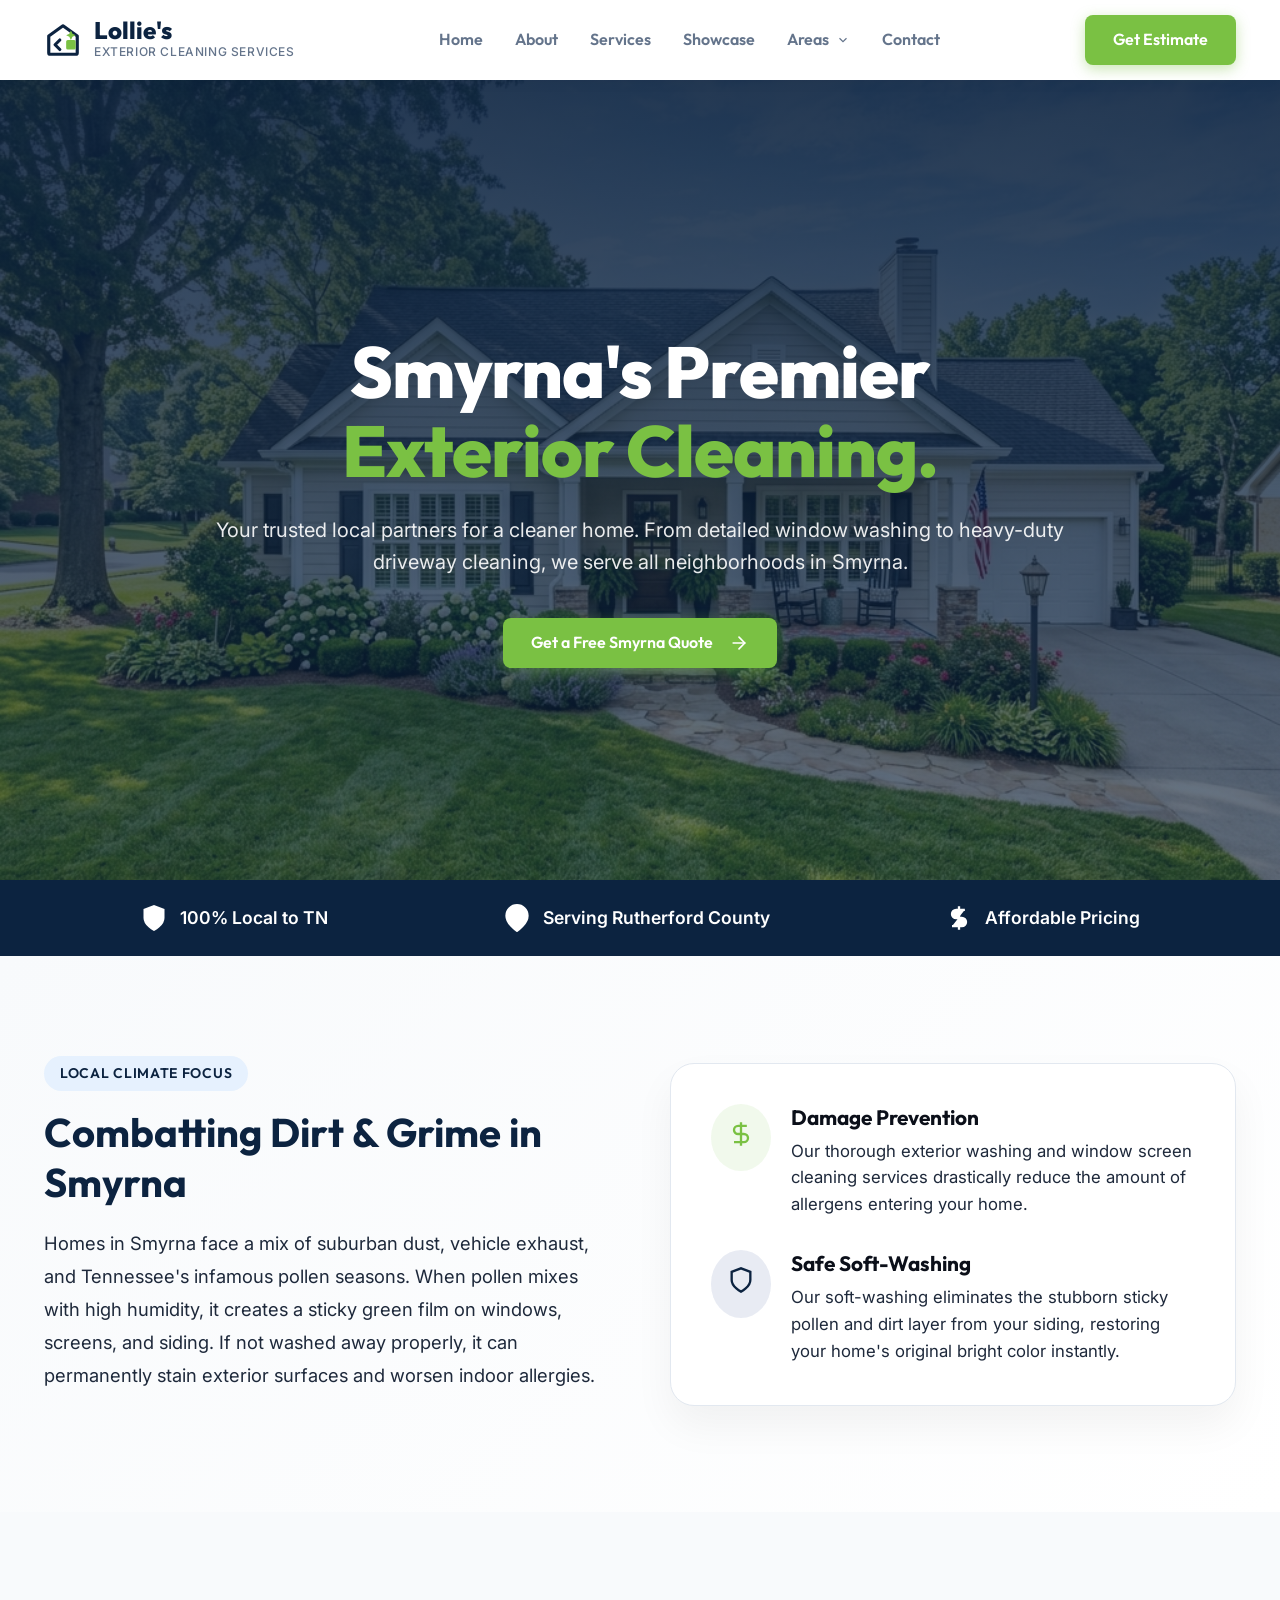
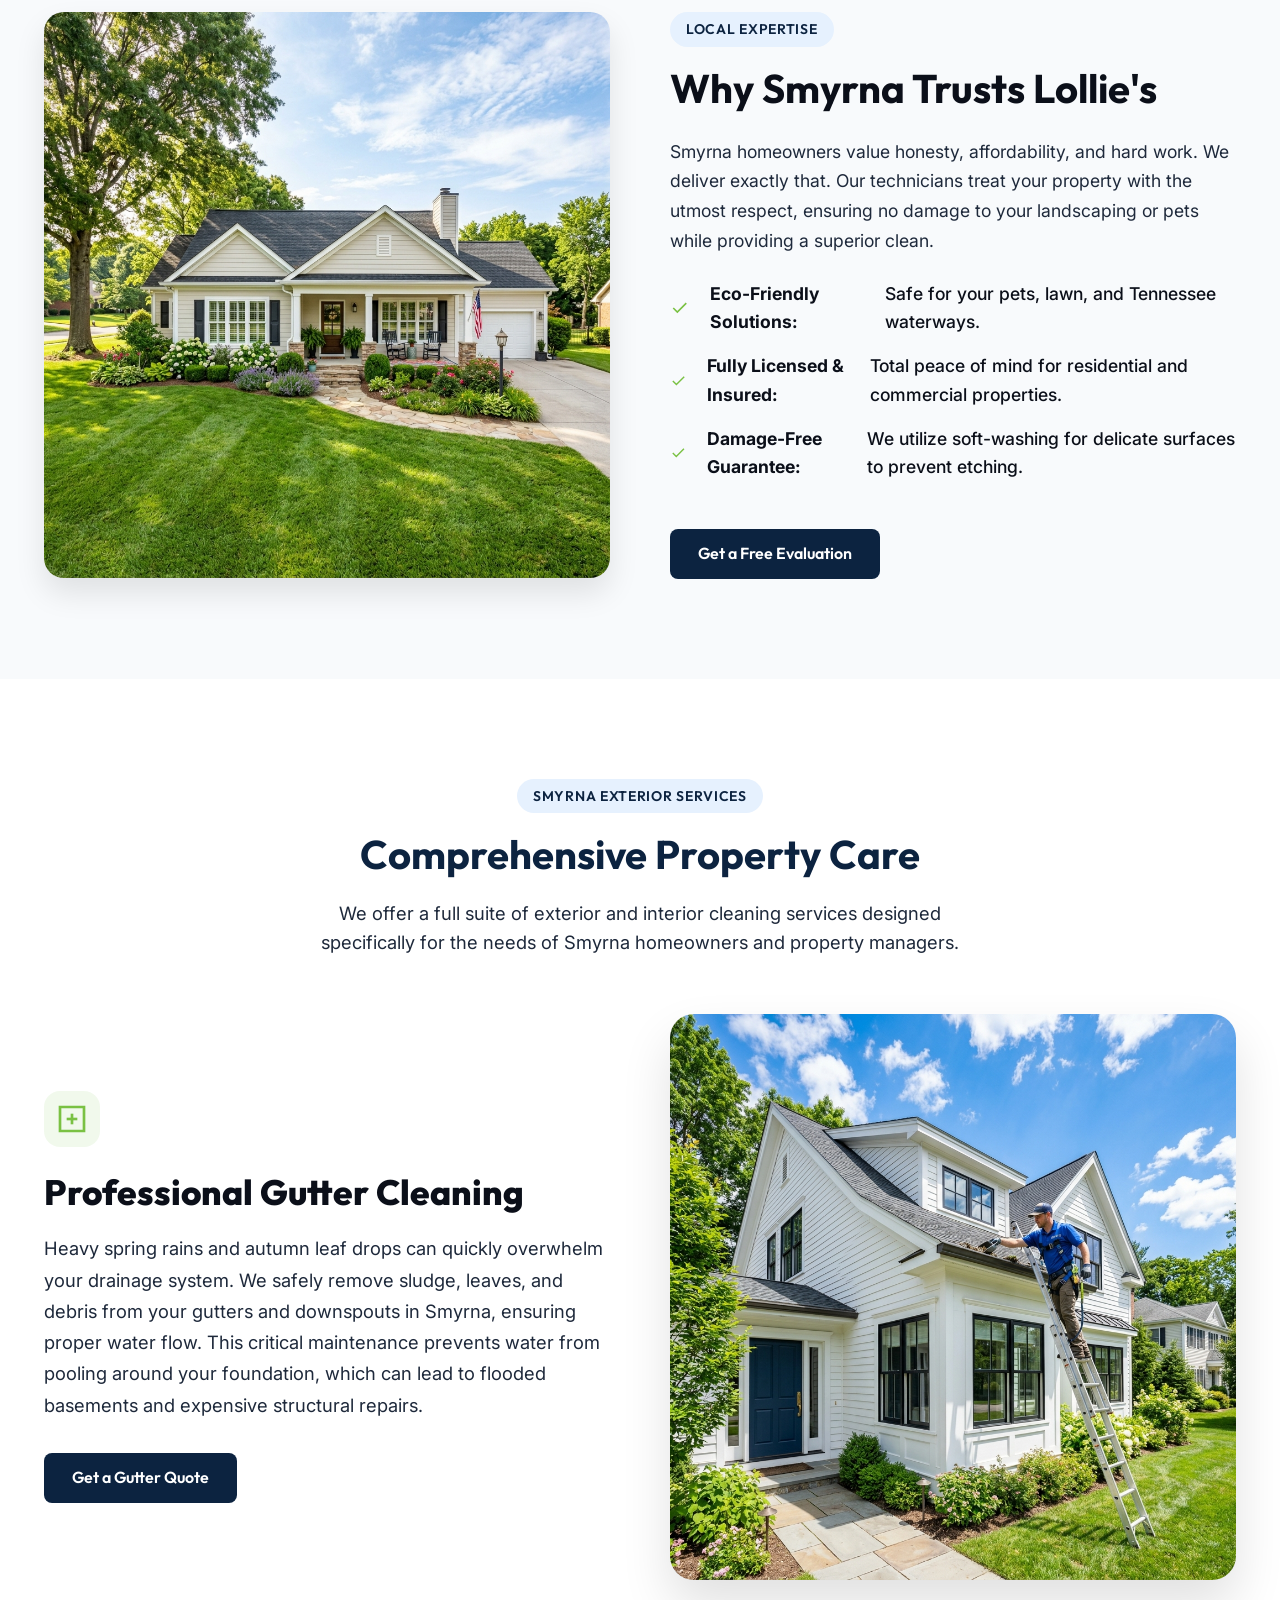
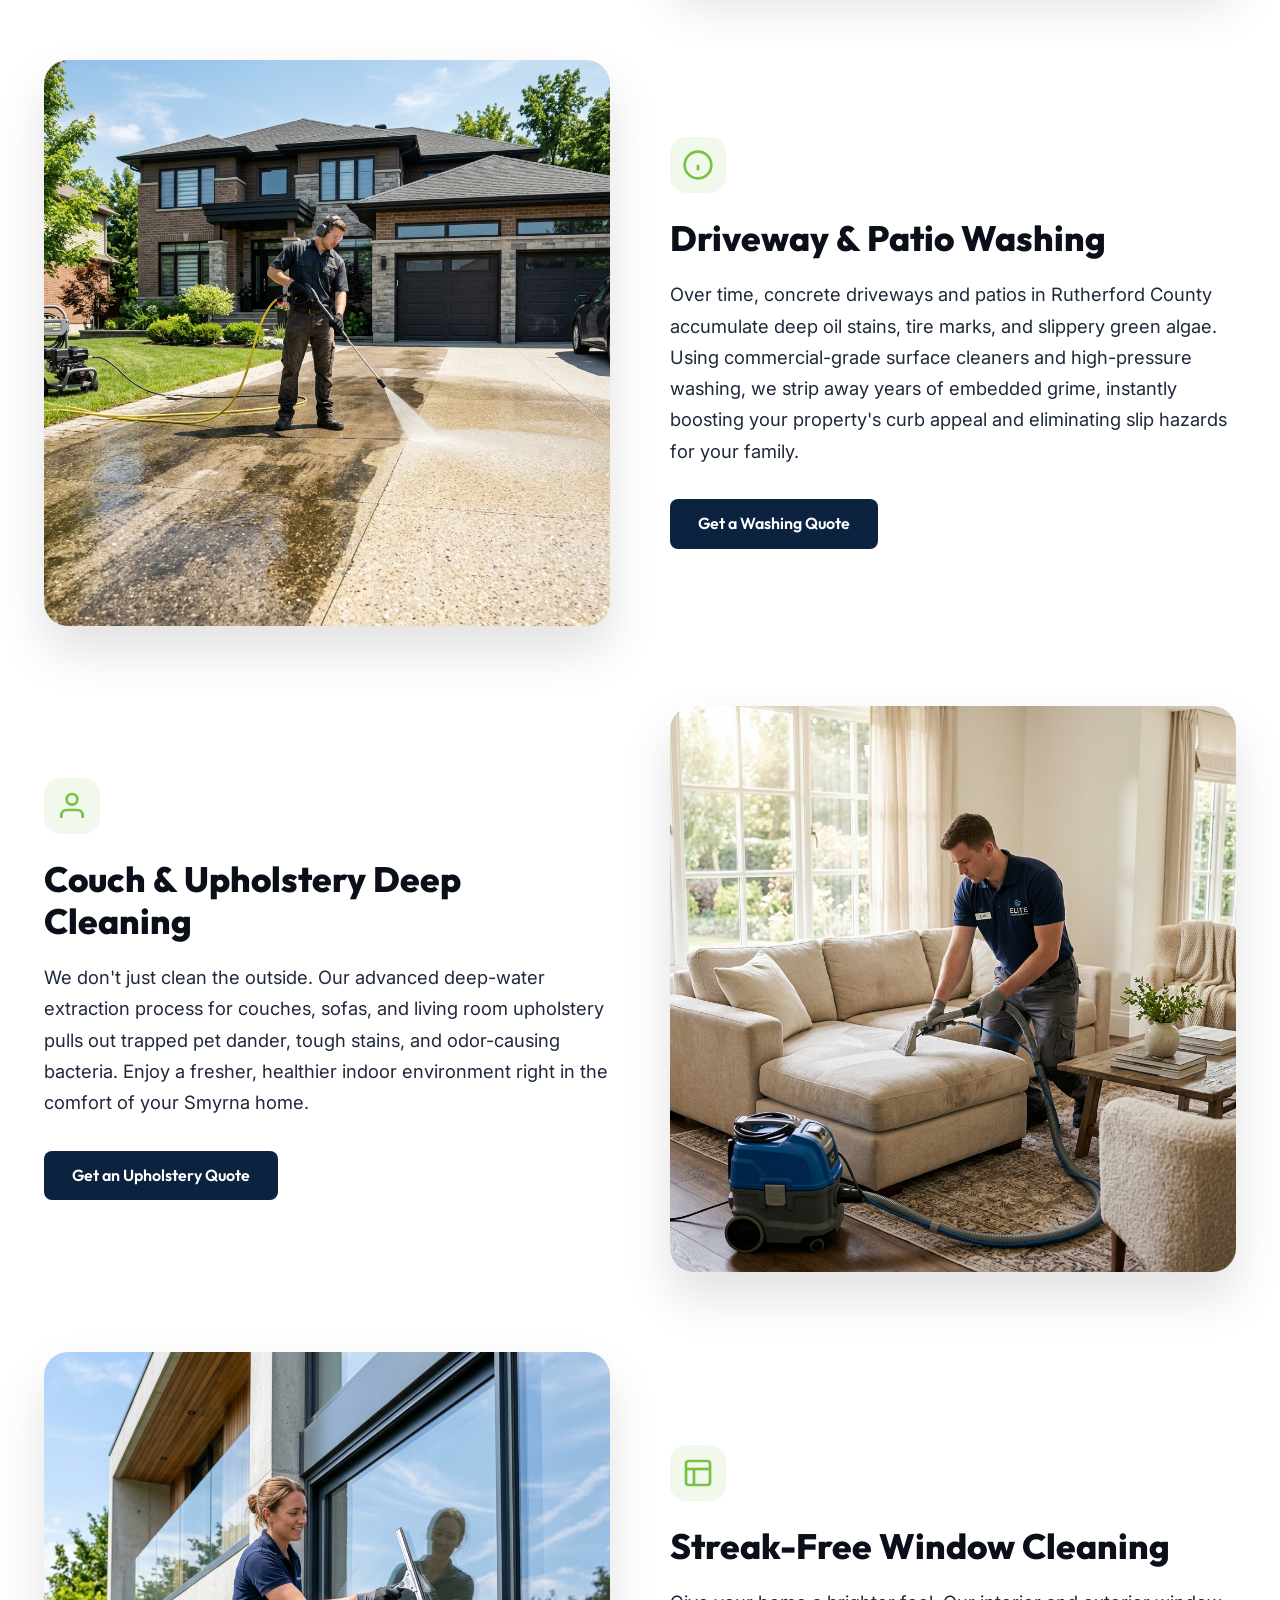
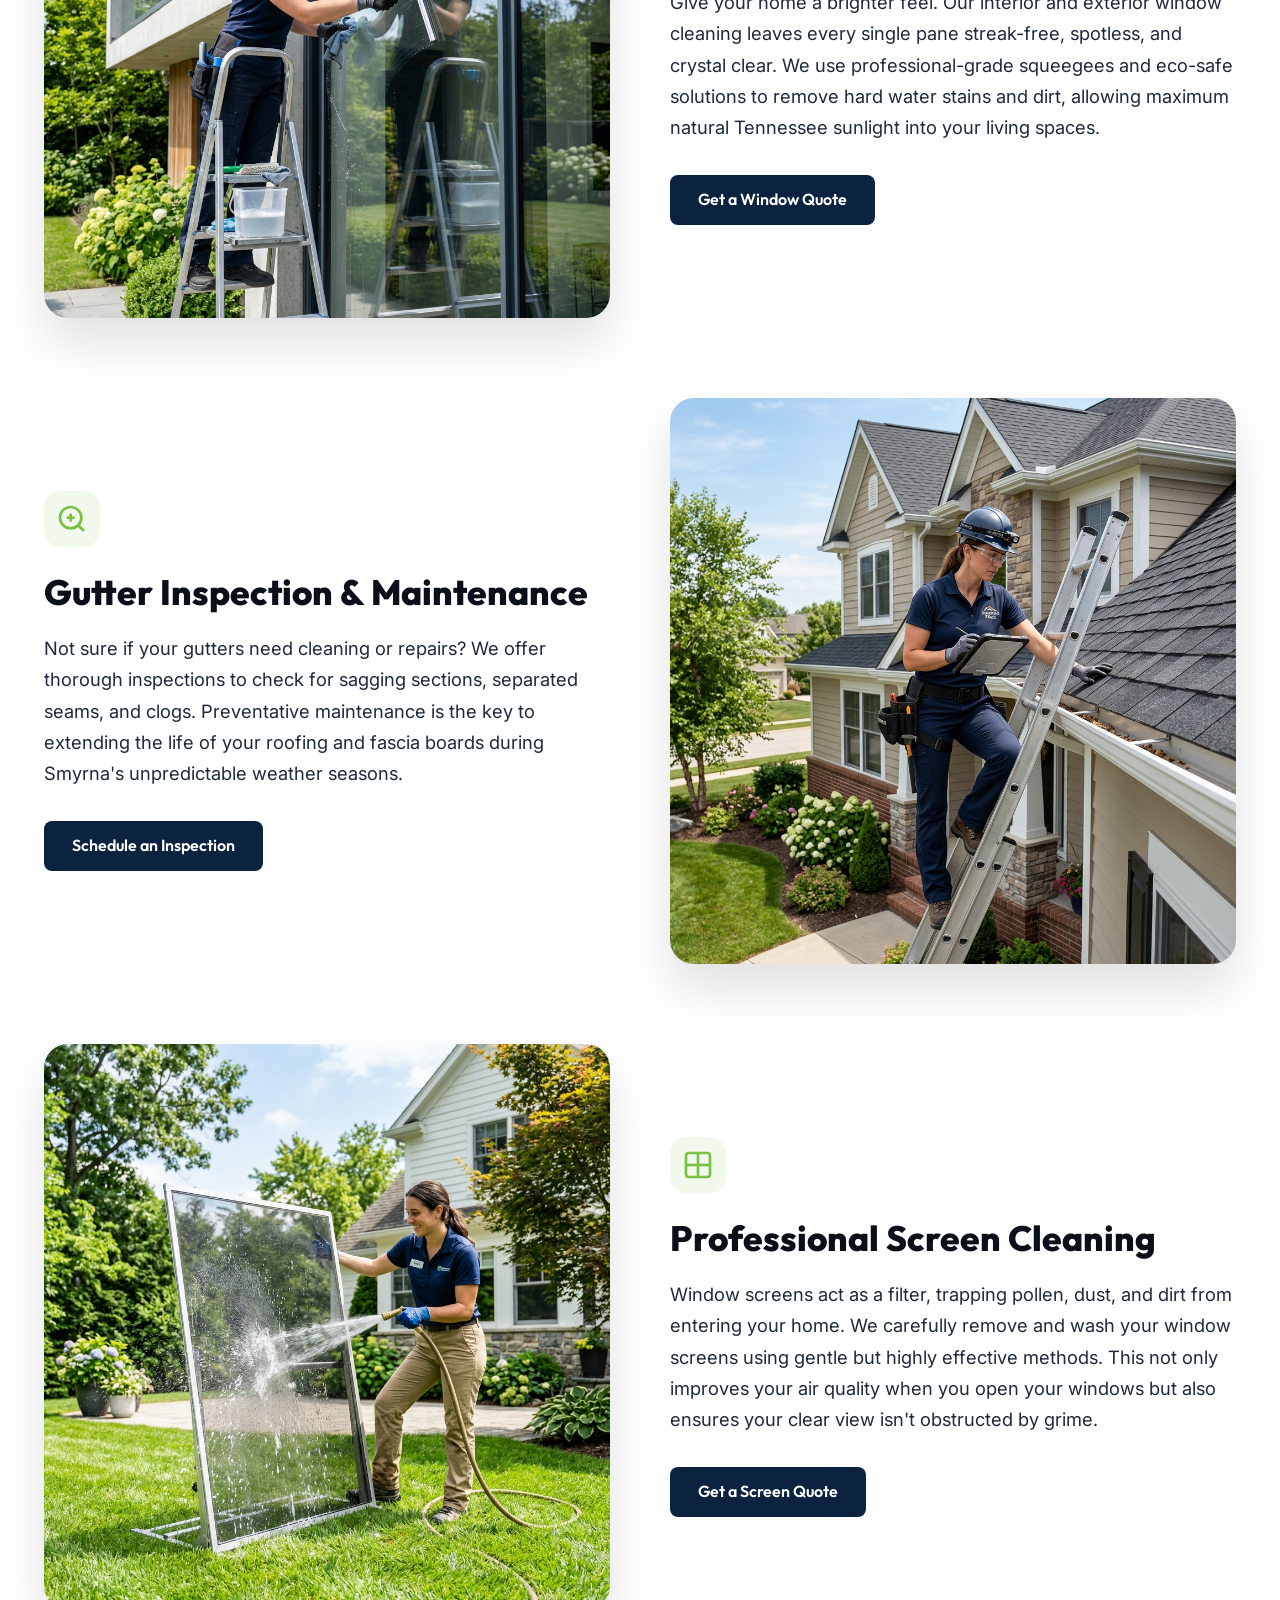
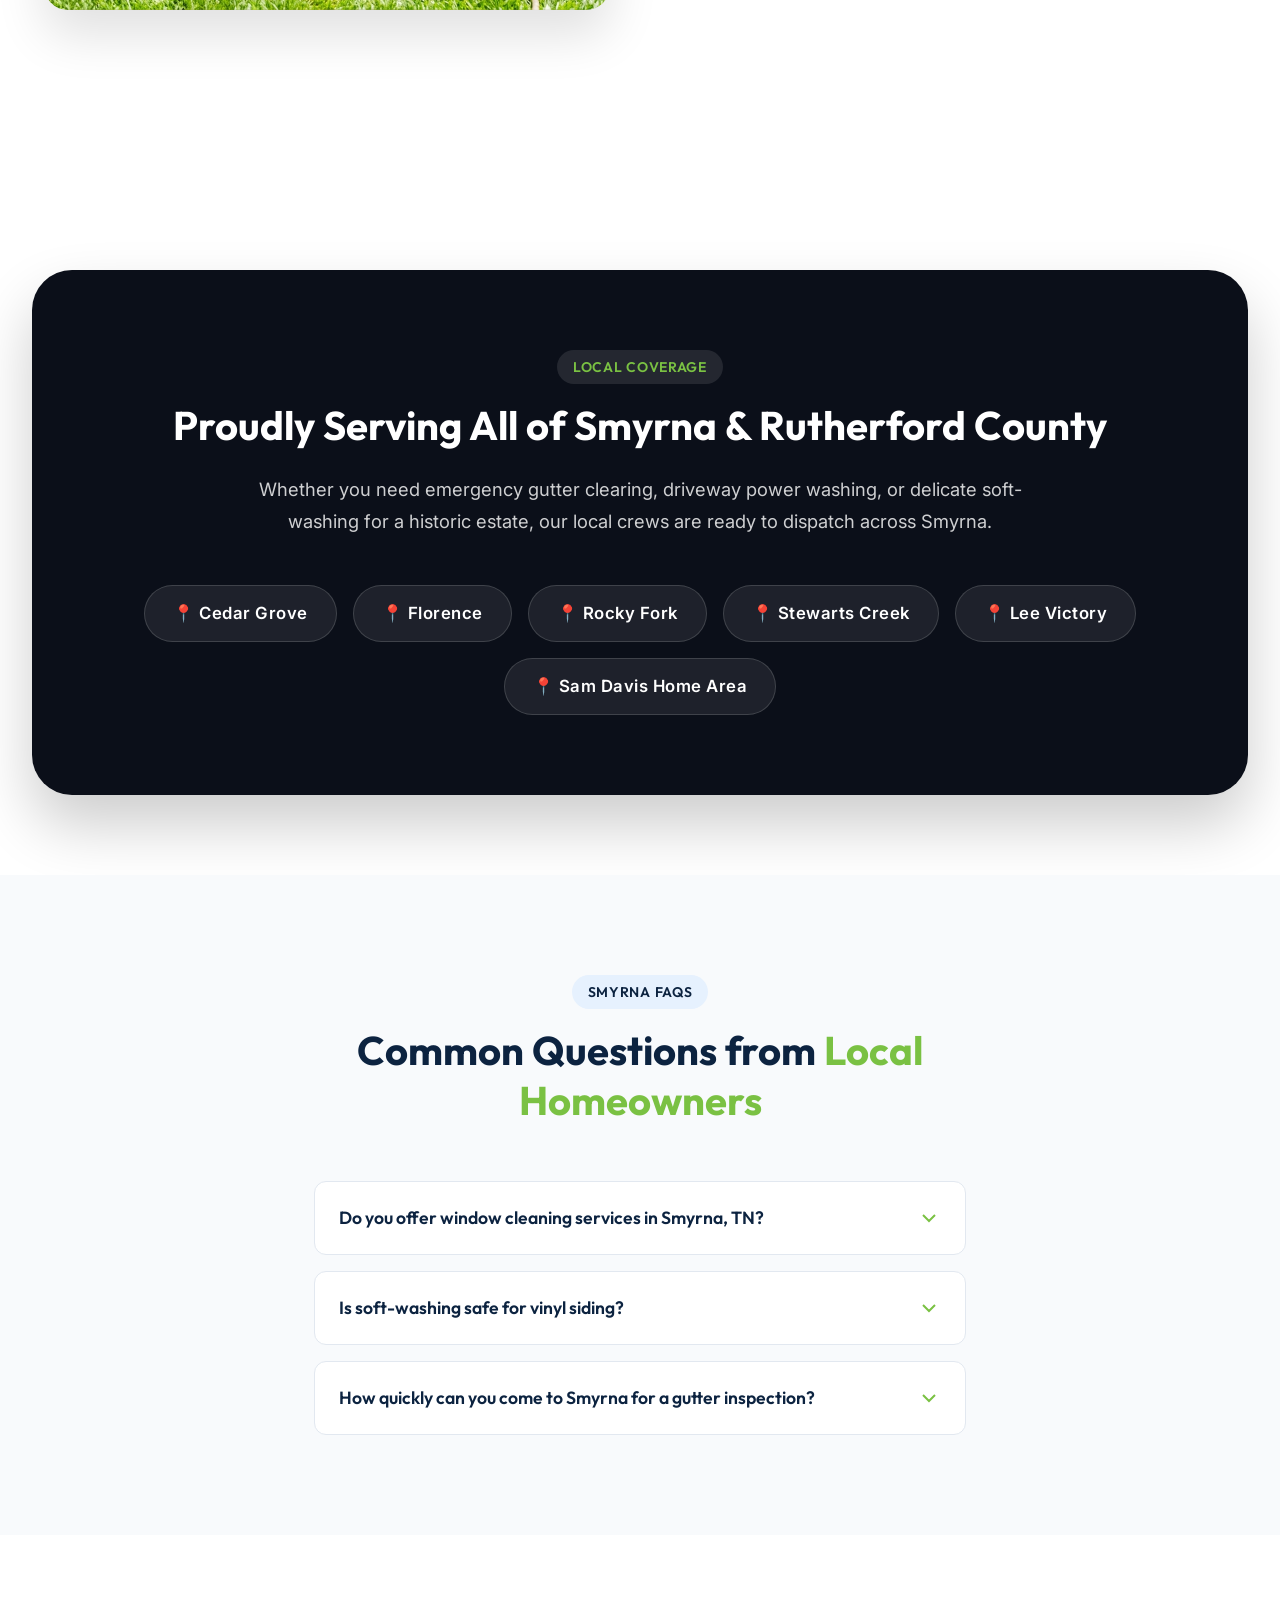
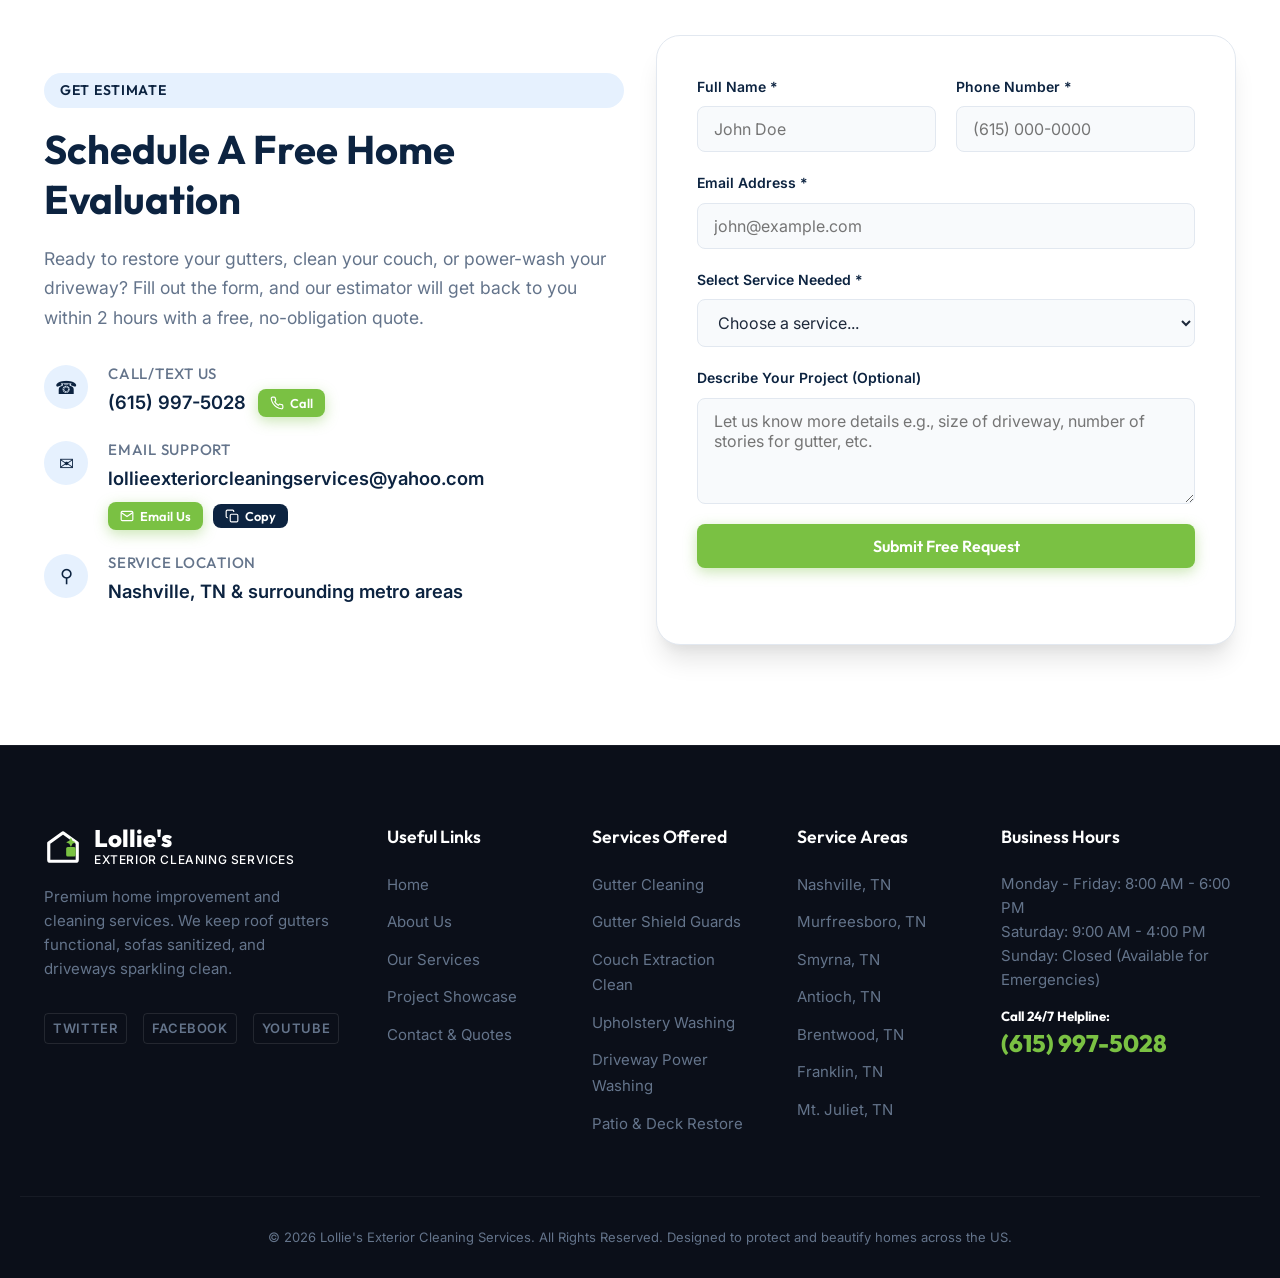
<file: smyrna.html>
<!DOCTYPE html>
<html lang="en">
<head>
    <meta charset="UTF-8">
    <meta name="viewport" content="width=device-width, initial-scale=1.0">
    <title>Top-Rated Exterior Cleaning in Smyrna, TN | Lollie's Services</title>
    
    <!-- Favicon -->
    <link rel="icon" type="image/svg+xml" href="favicon.svg?v=2">
    
    <!-- SEO Meta Tags -->
    <meta name="description" content="Need reliable gutter cleaning or driveway washing in Smyrna? Lollie's offers eco-friendly exterior and interior cleaning for Smyrna homeowners.">
    <meta name="keywords" content="gutter cleaning Nashville TN, couch cleaning Murfreesboro, upholstery cleaning Smyrna TN, driveway pressure washing Franklin TN, power washing Brentwood, exterior cleaning Antioch TN, gutter cleaning Mt Juliet, pressure washing Nashville, lollies exterior cleaning services Tennessee">
    <meta name="robots" content="index, follow">
    <link rel="canonical" href="https://lolliesexteriorcleaningservices.com/">

    <!-- Open Graph / Facebook -->
    <meta property="og:type" content="website">
    <meta property="og:url" content="https://lolliesexteriorcleaningservices.com/">
    <meta property="og:title" content="Lollie's Exterior Cleaning Services | Gutter, Couch & Driveway Cleaning Nashville TN">
    <meta property="og:description" content="Premium property care services in Middle Tennessee. From roof gutters to living room couches and concrete driveways, we keep your home spotless, safe, and beautiful.">
    <meta property="og:image" content="assets/images/hero_technician.png">

    <!-- Twitter -->
    <meta property="twitter:card" content="summary_large_image">
    <meta property="twitter:url" content="https://lolliesexteriorcleaningservices.com/">
    <meta property="twitter:title" content="Lollie's Exterior Cleaning Services | Gutter, Couch & Driveway Cleaning Nashville TN">
    <meta property="twitter:description" content="Premium property care services in Middle Tennessee. From roof gutters to living room couches and concrete driveways, we keep your home spotless, safe, and beautiful.">
    <meta property="twitter:image" content="assets/images/hero_technician.png">

    <!-- Google Fonts -->
    <link rel="preconnect" href="https://fonts.googleapis.com">
    <link rel="preconnect" href="https://fonts.gstatic.com" crossorigin>
    <link href="https://fonts.googleapis.com/css2?family=Inter:wght@300;400;500;600;700&family=Outfit:wght@400;500;600;700;800&display=swap" rel="stylesheet">

    <!-- Stylesheets -->
    <link rel="stylesheet" href="style.css?v=2.4">

    <!-- JSON-LD Local Business Structured Data for SEO -->
    <script type="application/ld+json">
    {
      "@context": "https://schema.org",
      "@type": "HomeAndConstructionBusiness",
      "name": "Lollie's Exterior Cleaning Services",
      "image": "assets/images/hero_technician.png",
      "url": "https://lolliesexteriorcleaningservices.com/",
      "telephone": "615-997-5028",
      "email": "lollieexteriorcleaningservices@yahoo.com",
      "priceRange": "$$",
      "address": {
        "@type": "PostalAddress",
        "streetAddress": "Nashville Area",
        "addressLocality": "Nashville",
        "addressRegion": "TN",
        "postalCode": "37211",
        "addressCountry": "US"
      },
      "geo": {
        "@type": "GeoCoordinates",
        "latitude": 36.1627,
        "longitude": -86.7816
      },
      "openingHoursSpecification": {
        "@type": "OpeningHoursSpecification",
        "dayOfWeek": [
          "Monday",
          "Tuesday",
          "Wednesday",
          "Thursday",
          "Friday",
          "Saturday"
        ],
        "opens": "08:00",
        "closes": "18:00"
      },
      "sameAs": [
        "https://www.facebook.com/lolliesexteriorcleaningservices",
        "https://twitter.com/lolliesexterior",
        "https://www.youtube.com/lolliesexteriorcleaningservices"
      ],
      "areaServed": [
        {"@type": "City", "name": "Nashville", "sameAs": "https://en.wikipedia.org/wiki/Nashville,_Tennessee"},
        {"@type": "City", "name": "Murfreesboro", "sameAs": "https://en.wikipedia.org/wiki/Murfreesboro,_Tennessee"},
        {"@type": "City", "name": "Smyrna", "sameAs": "https://en.wikipedia.org/wiki/Smyrna,_Tennessee"},
        {"@type": "City", "name": "Antioch", "sameAs": "https://en.wikipedia.org/wiki/Antioch,_Tennessee"},
        {"@type": "City", "name": "Brentwood", "sameAs": "https://en.wikipedia.org/wiki/Brentwood,_Tennessee"},
        {"@type": "City", "name": "Franklin", "sameAs": "https://en.wikipedia.org/wiki/Franklin,_Tennessee"},
        {"@type": "City", "name": "Mt. Juliet", "sameAs": "https://en.wikipedia.org/wiki/Mount_Juliet,_Tennessee"}
      ],
      "hasOfferCatalog": {
        "@type": "OfferCatalog",
        "name": "Property Care Services",
        "itemListElement": [
          {
            "@type": "Offer",
            "itemOffered": {
              "@type": "Service",
              "name": "Window Cleaning"
            }
          },
          {
            "@type": "Offer",
            "itemOffered": {
              "@type": "Service",
              "name": "Gutter Cleaning"
            }
          },
          {
            "@type": "Offer",
            "itemOffered": {
              "@type": "Service",
              "name": "Gutter Inspection"
            }
          },
          {
            "@type": "Offer",
            "itemOffered": {
              "@type": "Service",
              "name": "Screen Cleaning"
            }
          },
          {
            "@type": "Offer",
            "itemOffered": {
              "@type": "Service",
              "name": "Couch & Upholstery Deep Cleaning"
            }
          },
          {
            "@type": "Offer",
            "itemOffered": {
              "@type": "Service",
              "name": "Driveway & Patio Pressure Washing"
            }
          },
          {
            "@type": "Offer",
            "itemOffered": {
              "@type": "Service",
              "name": "Seasonal Packages"
            }
          },
          {
            "@type": "Offer",
            "itemOffered": {
              "@type": "Service",
              "name": "Commercial Cleaning Properties"
            }
          }
        ]
      }
    }
    <!-- FAQ Schema for AEO -->
    <script type="application/ld+json">
    {
  "@context": "https://schema.org",
  "@type": "FAQPage",
  "mainEntity": [
    {
      "@type": "Question",
      "name": "Do you offer window cleaning services in Smyrna, TN?",
      "acceptedAnswer": {
        "@type": "Answer",
        "text": "Yes, we provide both interior and exterior streak-free window cleaning for single and multi-story homes in Smyrna."
      }
    },
    {
      "@type": "Question",
      "name": "Is soft-washing safe for vinyl siding?",
      "acceptedAnswer": {
        "@type": "Answer",
        "text": "Yes, soft-washing is the only manufacturer-recommended way to clean vinyl siding. It uses low pressure and safe soaps, preventing water from getting behind the siding."
      }
    },
    {
      "@type": "Question",
      "name": "How quickly can you come to Smyrna for a gutter inspection?",
      "acceptedAnswer": {
        "@type": "Answer",
        "text": "We typically offer next-day or within-48-hours service for gutter inspections and cleanouts in the Smyrna area."
      }
    }
  ]
}
    </script>
    <link rel="stylesheet" href="local-pages.css?v=2.9">
</head>
<body>

    <!-- Header Navigation -->
    <header class="header">
        <div class="container header-container">
            <a href="index.html" class="logo-wrapper" id="home-logo">
                <!-- SVG Logo: House + Sparkle -->
                <svg class="logo-icon" viewBox="0 0 24 24" fill="none" xmlns="http://www.w3.org/2000/svg">
                    <path d="M3 9.5L12 3L21 9.5V20C21 20.5523 20.5523 21 20 21H4C3.44772 21 3 20.5523 3 20V9.5Z" stroke="currentColor" stroke-width="2" stroke-linejoin="round"/>
                    <path d="M19 13H15V17H19V13Z" stroke="#7ac143" stroke-width="2" stroke-linejoin="round" fill="#7ac143"/>
                    <path d="M10 12L7 15L10 18" stroke="currentColor" stroke-width="2" stroke-linecap="round" stroke-linejoin="round"/>
                    <path d="M17 6L18 8L20 9L18 10L17 12L16 10L14 9L16 8L17 6Z" fill="#7ac143"/>
                </svg>
                <div class="logo-text">
                    <span class="logo-title">Lollie's</span>
                    <span class="logo-subtitle">Exterior Cleaning Services</span>
                </div>
            </a>

            <nav class="nav-menu">
                <a href="index.html" class="nav-link active">Home</a>
                <a href="index.html#about" class="nav-link">About</a>
                <a href="index.html#services" class="nav-link">Services</a>
                <a href="index.html#before-after" class="nav-link">Showcase</a>
                <div class="nav-item-dropdown">
                    <a href="index.html#service-areas" class="nav-link">Areas <svg viewBox="0 0 24 24" width="14" height="14" fill="none" stroke="currentColor" stroke-width="2" style="vertical-align: middle; margin-left: 4px; margin-top: -2px;"><polyline points="6 9 12 15 18 9"></polyline></svg></a>
                    <div class="dropdown-menu">
                        <a href="nashville.html">Nashville</a>
                        <a href="franklin.html">Franklin</a>
                        <a href="murfreesboro.html">Murfreesboro</a>
                        <a href="smyrna.html">Smyrna</a>
                        <a href="antioch.html">Antioch</a>
                        <a href="brentwood.html">Brentwood</a>
                        <a href="mt-juliet.html">Mt. Juliet</a>
                    </div>
                </div>
                <a href="#contact" class="nav-link">Contact</a>
            </nav>

            <div class="header-actions">
                <a href="tel:6159975028" class="phone-call-header-mobile" aria-label="Call Us Now">
                    <svg viewBox="0 0 24 24" fill="none" stroke="currentColor" stroke-width="2" stroke-linecap="round" stroke-linejoin="round">
                        <path d="M22 16.92v3a2 2 0 0 1-2.18 2 19.79 19.79 0 0 1-8.63-3.07 19.5 19.5 0 0 1-6-6 19.79 19.79 0 0 1-3.07-8.67A2 2 0 0 1 4.11 2h3a2 2 0 0 1 2 1.72 12.84 12.84 0 0 0 .7 2.81 2 2 0 0 1-.45 2.11L8.09 9.91a16 16 0 0 0 6 6l1.27-1.27a2 2 0 0 1 2.11-.45 12.84 12.84 0 0 0 2.81.7A2 2 0 0 1 22 16.92z"></path>
                    </svg>
                </a>
                <a href="#contact" class="btn btn-primary nav-btn" id="nav-quote-btn">Get Estimate</a>
            </div>
            
            <button class="mobile-menu-toggle" aria-label="Toggle Navigation Menu">
                <span></span>
                <span></span>
                <span></span>
            </button>
        </div>
    </header>

    <main>
        <!-- Custom Local Hero -->
        <section class="local-hero-full" style="background-image: url('assets/images/smyrna_hero.png');">
            <div class="local-hero-overlay"></div>
            <div class="local-hero-content">
                <h1 class="local-hero-title">
                    Smyrna's Premier <span class="highlight-green">Exterior Cleaning.</span>
                </h1>
                <p class="local-hero-subtitle">
                    Your trusted local partners for a cleaner home. From detailed window washing to heavy-duty driveway cleaning, we serve all neighborhoods in Smyrna.
                </p>
                <div class="local-hero-buttons">
                    <a href="#contact" class="btn btn-primary btn-arrow">Get a Free Smyrna Quote
                        <svg class="arrow-icon" style="width:20px;height:20px;margin-left:8px;" viewBox="0 0 24 24" fill="none" stroke="currentColor" stroke-width="2" stroke-linecap="round" stroke-linejoin="round">
                            <line x1="5" y1="12" x2="19" y2="12"></line>
                            <polyline points="12 5 19 12 12 19"></polyline>
                        </svg>
                    </a>
                </div>
            </div>
        </section>

        <!-- Trust Bar -->
        <div class="trust-bar">
            <div class="trust-bar-container">
                <div class="trust-item">
                    <svg viewBox="0 0 24 24" class="trust-icon" style="width:28px;height:28px" fill="none" stroke="currentColor" stroke-width="2"><path d="M12 22s8-4 8-10V5l-8-3-8 3v7c0 6 8 10 8 10z"></path></svg>
                    100% Local to TN
                </div>
                <div class="trust-item">
                    <svg viewBox="0 0 24 24" class="trust-icon" style="width:28px;height:28px" fill="none" stroke="currentColor" stroke-width="2"><path d="M21 10c0 7-9 13-9 13s-9-6-9-13a9 9 0 0 1 18 0z"></path><circle cx="12" cy="10" r="3"></circle></svg>
                    Serving Rutherford County
                </div>
                <div class="trust-item">
                    <svg viewBox="0 0 24 24" class="trust-icon" style="width:28px;height:28px" fill="none" stroke="currentColor" stroke-width="2"><path d="M12 2v20M17 5H9.5a3.5 3.5 0 0 0 0 7h5a3.5 3.5 0 0 1 0 7H6"></path></svg>
                    Affordable Pricing
                </div>
            </div>
        </div>

        <!-- NEW SEO SECTION: Climate & Home Protection (PREMIUM LAYOUT) -->
        <section class="py-large" style="background: linear-gradient(135deg, var(--light) 0%, var(--white) 100%);">
            <div class="container">
                <div class="grid grid-2" style="align-items: center; gap: 60px;">
                    <div>
                        <span class="section-tag">Local Climate Focus</span>
                        <h2 class="section-title" style="text-align: left;">Combatting Dirt & Grime in Smyrna</h2>
                        <p style="font-size: 1.15rem; color: var(--gray); line-height: 1.8; margin-bottom: 20px; text-align: left;">
                            Homes in Smyrna face a mix of suburban dust, vehicle exhaust, and Tennessee's infamous pollen seasons. When pollen mixes with high humidity, it creates a sticky green film on windows, screens, and siding. If not washed away properly, it can permanently stain exterior surfaces and worsen indoor allergies.
                        </p>
                    </div>
                    <div style="background: var(--white); padding: 40px; border-radius: 24px; box-shadow: 0 20px 40px rgba(0,0,0,0.05); border: 1px solid var(--border);">
                        <div style="display: flex; align-items: flex-start; gap: 20px; margin-bottom: 32px;">
                            <div style="background: rgba(122,193,67,0.1); color: var(--secondary); padding: 16px; border-radius: 50%;">
                                <svg width="28" height="28" viewBox="0 0 24 24" fill="none" stroke="currentColor" stroke-width="2"><path d="M12 2v20M17 5H9.5a3.5 3.5 0 0 0 0 7h5a3.5 3.5 0 0 1 0 7H6"></path></svg>
                            </div>
                            <div>
                                <h4 style="font-size: 1.3rem; font-weight: 700; color: var(--dark); margin-bottom: 8px;">Damage Prevention</h4>
                                <p style="color: var(--gray); line-height: 1.6; font-size: 1.05rem; margin: 0;">Our thorough exterior washing and window screen cleaning services drastically reduce the amount of allergens entering your home.</p>
                            </div>
                        </div>
                        <div style="display: flex; align-items: flex-start; gap: 20px;">
                            <div style="background: rgba(30,58,138,0.1); color: var(--primary); padding: 16px; border-radius: 50%;">
                                <svg width="28" height="28" viewBox="0 0 24 24" fill="none" stroke="currentColor" stroke-width="2"><path d="M12 22s8-4 8-10V5l-8-3-8 3v7c0 6 8 10 8 10z"></path></svg>
                            </div>
                            <div>
                                <h4 style="font-size: 1.3rem; font-weight: 700; color: var(--dark); margin-bottom: 8px;">Safe Soft-Washing</h4>
                                <p style="color: var(--gray); line-height: 1.6; font-size: 1.05rem; margin: 0;">Our soft-washing eliminates the stubborn sticky pollen and dirt layer from your siding, restoring your home's original bright color instantly.</p>
                            </div>
                        </div>
                    </div>
                </div>
            </div>
        </section>

        <!-- Why Choose Us -->
        <section class="local-why-us">
            <div class="container why-grid">
                <div class="why-image-wrapper">
                    <img src="assets/images/smyrna_hero.png" alt="Smyrna Property Pressure Washing" style="max-width: 100%; border-radius: 20px; box-shadow: 0 15px 30px rgba(0,0,0,0.1);">
                </div>
                <div class="why-content">
                    <span class="section-tag">Local Expertise</span>
                    <h2>Why Smyrna Trusts Lollie's</h2>
                    <p>
                        Smyrna homeowners value honesty, affordability, and hard work. We deliver exactly that. Our technicians treat your property with the utmost respect, ensuring no damage to your landscaping or pets while providing a superior clean.
                    </p>
                    <ul class="why-list">
                        <li><svg viewBox="0 0 24 24" style="width:24px;height:24px; margin-right: 8px;" fill="none" stroke="currentColor" stroke-width="2"><polyline points="20 6 9 17 4 12"></polyline></svg> <strong>Eco-Friendly Solutions:</strong> Safe for your pets, lawn, and Tennessee waterways.</li>
                        <li><svg viewBox="0 0 24 24" style="width:24px;height:24px; margin-right: 8px;" fill="none" stroke="currentColor" stroke-width="2"><polyline points="20 6 9 17 4 12"></polyline></svg> <strong>Fully Licensed & Insured:</strong> Total peace of mind for residential and commercial properties.</li>
                        <li><svg viewBox="0 0 24 24" style="width:24px;height:24px; margin-right: 8px;" fill="none" stroke="currentColor" stroke-width="2"><polyline points="20 6 9 17 4 12"></polyline></svg> <strong>Damage-Free Guarantee:</strong> We utilize soft-washing for delicate surfaces to prevent etching.</li>
                    </ul>
                    <a href="#contact" class="btn btn-secondary mt-small">Get a Free Evaluation</a>
                </div>
            </div>
        </section>

        <!-- PREMIUM ZIG-ZAG SERVICES LAYOUT -->
        <section id="services" class="zig-zag-section bg-light">
            <div class="container">
                <div class="text-center mb-large">
                    <span class="section-tag">Smyrna Exterior Services</span>
                    <h2 class="section-title">Comprehensive Property Care</h2>
                    <p style="max-width: 700px; margin: 0 auto; color: var(--gray); font-size: 1.15rem; line-height: 1.6;">We offer a full suite of exterior and interior cleaning services designed specifically for the needs of Smyrna homeowners and property managers.</p>
                </div>

                <!-- Zig Zag Row 1 -->
                <div class="zig-zag-row">
                    <div class="zig-zag-image">
                        <img src="assets/images/srv_gutter.png" alt="Professional Gutter Cleaning Smyrna">
                    </div>
                    <div class="zig-zag-content">
                        <div class="zig-zag-icon">
                            <svg viewBox="0 0 24 24" fill="none" stroke="currentColor" stroke-width="2"><path d="M3 3h18v18H3z"></path><path d="M12 8v8"></path><path d="M8 12h8"></path></svg>
                        </div>
                        <h3 class="zig-zag-title">Professional Gutter Cleaning</h3>
                        <p class="zig-zag-desc">Heavy spring rains and autumn leaf drops can quickly overwhelm your drainage system. We safely remove sludge, leaves, and debris from your gutters and downspouts in Smyrna, ensuring proper water flow. This critical maintenance prevents water from pooling around your foundation, which can lead to flooded basements and expensive structural repairs.</p>
                        <a href="#contact" class="btn btn-secondary">Get a Gutter Quote</a>
                    </div>
                </div>

                <!-- Zig Zag Row 2 -->
                <div class="zig-zag-row">
                    <div class="zig-zag-image">
                        <img src="assets/images/srv_driveway.png" alt="Driveway & Patio Washing Smyrna">
                    </div>
                    <div class="zig-zag-content">
                        <div class="zig-zag-icon">
                            <svg viewBox="0 0 24 24" fill="none" stroke="currentColor" stroke-width="2"><circle cx="12" cy="12" r="10"></circle><path d="M12 16v-4"></path><path d="M12 8h.01"></path></svg>
                        </div>
                        <h3 class="zig-zag-title">Driveway & Patio Washing</h3>
                        <p class="zig-zag-desc">Over time, concrete driveways and patios in Rutherford County accumulate deep oil stains, tire marks, and slippery green algae. Using commercial-grade surface cleaners and high-pressure washing, we strip away years of embedded grime, instantly boosting your property's curb appeal and eliminating slip hazards for your family.</p>
                        <a href="#contact" class="btn btn-secondary">Get a Washing Quote</a>
                    </div>
                </div>

                <!-- Zig Zag Row 3 -->
                <div class="zig-zag-row">
                    <div class="zig-zag-image">
                        <img src="assets/images/srv_upholstery.png" alt="Couch & Upholstery Cleaning Smyrna">
                    </div>
                    <div class="zig-zag-content">
                        <div class="zig-zag-icon">
                            <svg viewBox="0 0 24 24" fill="none" stroke="currentColor" stroke-width="2"><path d="M20 21v-2a4 4 0 0 0-4-4H8a4 4 0 0 0-4 4v2"></path><circle cx="12" cy="7" r="4"></circle></svg>
                        </div>
                        <h3 class="zig-zag-title">Couch & Upholstery Deep Cleaning</h3>
                        <p class="zig-zag-desc">We don't just clean the outside. Our advanced deep-water extraction process for couches, sofas, and living room upholstery pulls out trapped pet dander, tough stains, and odor-causing bacteria. Enjoy a fresher, healthier indoor environment right in the comfort of your Smyrna home.</p>
                        <a href="#contact" class="btn btn-secondary">Get an Upholstery Quote</a>
                    </div>
                </div>

                <!-- Zig Zag Row 4 -->
                <div class="zig-zag-row">
                    <div class="zig-zag-image">
                        <img src="assets/images/srv_window.png" alt="Window Cleaning Smyrna">
                    </div>
                    <div class="zig-zag-content">
                        <div class="zig-zag-icon">
                            <svg viewBox="0 0 24 24" fill="none" stroke="currentColor" stroke-width="2"><rect x="3" y="3" width="18" height="18" rx="2" ry="2"></rect><line x1="3" y1="9" x2="21" y2="9"></line><line x1="9" y1="21" x2="9" y2="9"></line></svg>
                        </div>
                        <h3 class="zig-zag-title">Streak-Free Window Cleaning</h3>
                        <p class="zig-zag-desc">Give your home a brighter feel. Our interior and exterior window cleaning leaves every single pane streak-free, spotless, and crystal clear. We use professional-grade squeegees and eco-safe solutions to remove hard water stains and dirt, allowing maximum natural Tennessee sunlight into your living spaces.</p>
                        <a href="#contact" class="btn btn-secondary">Get a Window Quote</a>
                    </div>
                </div>

                <!-- Zig Zag Row 5 -->
                <div class="zig-zag-row">
                    <div class="zig-zag-image">
                        <img src="assets/images/srv_inspection.png" alt="Gutter Inspection Smyrna">
                    </div>
                    <div class="zig-zag-content">
                        <div class="zig-zag-icon">
                            <svg viewBox="0 0 24 24" fill="none" stroke="currentColor" stroke-width="2"><circle cx="11" cy="11" r="8"></circle><line x1="21" y1="21" x2="16.65" y2="16.65"></line><line x1="11" y1="8" x2="11" y2="14"></line><line x1="8" y1="11" x2="14" y2="11"></line></svg>
                        </div>
                        <h3 class="zig-zag-title">Gutter Inspection & Maintenance</h3>
                        <p class="zig-zag-desc">Not sure if your gutters need cleaning or repairs? We offer thorough inspections to check for sagging sections, separated seams, and clogs. Preventative maintenance is the key to extending the life of your roofing and fascia boards during Smyrna's unpredictable weather seasons.</p>
                        <a href="#contact" class="btn btn-secondary">Schedule an Inspection</a>
                    </div>
                </div>

                <!-- Zig Zag Row 6 -->
                <div class="zig-zag-row">
                    <div class="zig-zag-image">
                        <img src="assets/images/srv_screen.png" alt="Screen Cleaning Smyrna">
                    </div>
                    <div class="zig-zag-content">
                        <div class="zig-zag-icon">
                            <svg viewBox="0 0 24 24" fill="none" stroke="currentColor" stroke-width="2"><rect x="3" y="3" width="18" height="18" rx="2" ry="2"></rect><line x1="3" y1="12" x2="21" y2="12"></line><line x1="12" y1="3" x2="12" y2="21"></line></svg>
                        </div>
                        <h3 class="zig-zag-title">Professional Screen Cleaning</h3>
                        <p class="zig-zag-desc">Window screens act as a filter, trapping pollen, dust, and dirt from entering your home. We carefully remove and wash your window screens using gentle but highly effective methods. This not only improves your air quality when you open your windows but also ensures your clear view isn't obstructed by grime.</p>
                        <a href="#contact" class="btn btn-secondary">Get a Screen Quote</a>
                    </div>
                </div>

            </div>
        </section>

        <!-- SEO SECTION: Neighborhoods We Serve (PREMIUM DARK LAYOUT) -->
        <section class="py-large" style="background: var(--dark); color: var(--white); text-align: center; border-radius: 40px; margin: 80px auto; max-width: 95%; padding: 80px 20px; box-shadow: 0 30px 60px rgba(0,0,0,0.2);">
            <div class="container">
                <span class="section-tag" style="background: rgba(255,255,255,0.1); color: var(--secondary);">Local Coverage</span>
                <h2 class="section-title text-white" style="margin-bottom: 24px;">Proudly Serving All of Smyrna & Rutherford County</h2>
                <p style="color: rgba(255,255,255,0.8); font-size: 1.15rem; line-height: 1.7; max-width: 800px; margin: 0 auto 48px;">
                    Whether you need emergency gutter clearing, driveway power washing, or delicate soft-washing for a historic estate, our local crews are ready to dispatch across Smyrna.
                </p>
                <div style="display: flex; flex-wrap: wrap; justify-content: center; gap: 16px; max-width: 1000px; margin: 0 auto;">
                    <span style="background: rgba(255,255,255,0.08); border: 1px solid rgba(255,255,255,0.15); padding: 14px 28px; border-radius: 100px; font-weight: 600; font-size: 1.05rem; letter-spacing: 0.5px;">📍 Cedar Grove</span>
                    <span style="background: rgba(255,255,255,0.08); border: 1px solid rgba(255,255,255,0.15); padding: 14px 28px; border-radius: 100px; font-weight: 600; font-size: 1.05rem; letter-spacing: 0.5px;">📍 Florence</span>
                    <span style="background: rgba(255,255,255,0.08); border: 1px solid rgba(255,255,255,0.15); padding: 14px 28px; border-radius: 100px; font-weight: 600; font-size: 1.05rem; letter-spacing: 0.5px;">📍 Rocky Fork</span>
                    <span style="background: rgba(255,255,255,0.08); border: 1px solid rgba(255,255,255,0.15); padding: 14px 28px; border-radius: 100px; font-weight: 600; font-size: 1.05rem; letter-spacing: 0.5px;">📍 Stewarts Creek</span>
                    <span style="background: rgba(255,255,255,0.08); border: 1px solid rgba(255,255,255,0.15); padding: 14px 28px; border-radius: 100px; font-weight: 600; font-size: 1.05rem; letter-spacing: 0.5px;">📍 Lee Victory</span>
                    <span style="background: rgba(255,255,255,0.08); border: 1px solid rgba(255,255,255,0.15); padding: 14px 28px; border-radius: 100px; font-weight: 600; font-size: 1.05rem; letter-spacing: 0.5px;">📍 Sam Davis Home Area</span>
                </div>
            </div>
        </section>

        <!-- Local FAQ (Expanded) -->
        <section id="faq" class="faq-section py-large bg-light">
            <div class="container max-w-700">
                <div class="text-center mb-large">
                    <span class="section-tag">Smyrna FAQs</span>
                    <h2 class="section-title">Common Questions from <span class="highlight-green">Local Homeowners</span></h2>
                </div>
                <div class="faq-accordion">
                    
                    <div class="faq-item">
                        <button class="faq-question">
                            <span>Do you offer window cleaning services in Smyrna, TN?</span>
                            <svg viewBox="0 0 24 24" fill="none" stroke="currentColor" stroke-width="2"><path d="M6 9l6 6 6-6"></path></svg>
                        </button>
                        <div class="faq-answer">
                            <p>Yes, we provide both interior and exterior streak-free window cleaning for single and multi-story homes in Smyrna.</p>
                        </div>
                    </div>
                    <div class="faq-item">
                        <button class="faq-question">
                            <span>Is soft-washing safe for vinyl siding?</span>
                            <svg viewBox="0 0 24 24" fill="none" stroke="currentColor" stroke-width="2"><path d="M6 9l6 6 6-6"></path></svg>
                        </button>
                        <div class="faq-answer">
                            <p>Yes, soft-washing is the only manufacturer-recommended way to clean vinyl siding. It uses low pressure and safe soaps, preventing water from getting behind the siding.</p>
                        </div>
                    </div>
                    <div class="faq-item">
                        <button class="faq-question">
                            <span>How quickly can you come to Smyrna for a gutter inspection?</span>
                            <svg viewBox="0 0 24 24" fill="none" stroke="currentColor" stroke-width="2"><path d="M6 9l6 6 6-6"></path></svg>
                        </button>
                        <div class="faq-answer">
                            <p>We typically offer next-day or within-48-hours service for gutter inspections and cleanouts in the Smyrna area.</p>
                        </div>
                    </div>
                </div>
            </div>
        </section>
        
        <!-- Extracted Contact Section from Homepage -->
        <!-- Contact Section / Lead Form -->
        <section id="contact" class="contact-section py-large">
            <div class="container grid grid-2">
                <div class="contact-info-column">
                    <span class="section-tag">Get Estimate</span>
                    <h2 class="section-title">Schedule A Free Home Evaluation</h2>
                    <p class="section-description">
                        Ready to restore your gutters, clean your couch, or power-wash your driveway? Fill out the form, and our estimator will get back to you within 2 hours with a free, no-obligation quote.
                    </p>
                    <div class="contact-details mt-medium">
                        <div class="detail-item">
                            <span class="detail-icon">☎</span>
                            <div>
                                <h5>Call/Text Us</h5>
                                <div style="display: flex; align-items: center; gap: 12px;">
                                    <p><a href="tel:6159975028">(615) 997-5028</a></p>
                                    <a href="tel:6159975028" class="btn btn-primary" style="padding: 4px 12px; font-size: 0.8rem; gap: 6px;">
                                        <svg style="width:14px; height:14px;" viewBox="0 0 24 24" fill="none" stroke="currentColor" stroke-width="2"><path d="M22 16.92v3a2 2 0 0 1-2.18 2 19.79 19.79 0 0 1-8.63-3.07 19.5 19.5 0 0 1-6-6 19.79 19.79 0 0 1-3.07-8.67A2 2 0 0 1 4.11 2h3a2 2 0 0 1 2 1.72 12.84 12.84 0 0 0 .7 2.81 2 2 0 0 1-.45 2.11L8.09 9.91a16 16 0 0 0 6 6l1.27-1.27a2 2 0 0 1 2.11-.45 12.84 12.84 0 0 0 2.81.7A2 2 0 0 1 22 16.92z"></path></svg>
                                        Call
                                    </a>
                                </div>
                            </div>
                        </div>
                        <div class="detail-item">
                            <span class="detail-icon">✉</span>
                            <div>
                                <h5>Email Support</h5>
                                <p><a href="mailto:lollieexteriorcleaningservices@yahoo.com" target="_blank">lollieexteriorcleaningservices@yahoo.com</a></p>
                                <div style="display: flex; align-items: center; gap: 10px; margin-top: 8px;">
                                    <a href="mailto:lollieexteriorcleaningservices@yahoo.com" target="_blank" class="btn btn-primary" style="padding: 4px 12px; font-size: 0.8rem; gap: 6px;">
                                        <svg style="width:14px; height:14px;" viewBox="0 0 24 24" fill="none" stroke="currentColor" stroke-width="2"><path d="M4 4h16c1.1 0 2 .9 2 2v12c0 1.1-.9 2-2 2H4c-1.1 0-2-.9-2-2V6c0-1.1.9-2 2-2z"></path><polyline points="22,6 12,13 2,6"></polyline></svg>
                                        Email Us
                                    </a>
                                    <button onclick="navigator.clipboard.writeText('lollieexteriorcleaningservices@yahoo.com'); const el = document.getElementById('copy-alert'); el.style.display='block'; setTimeout(() => el.style.display='none', 2000);" class="btn btn-secondary" style="padding: 4px 12px; font-size: 0.8rem; gap: 6px; display: flex; align-items: center;">
                                        <svg style="width:14px; height:14px;" viewBox="0 0 24 24" fill="none" stroke="currentColor" stroke-width="2"><rect x="9" y="9" width="13" height="13" rx="2" ry="2"></rect><path d="M5 15H4a2 2 0 0 1-2-2V4a2 2 0 0 1 2-2h9a2 2 0 0 1 2 2v1"></path></svg>
                                        Copy
                                    </button>
                                    <span id="copy-alert" style="display:none; color: var(--secondary); font-size: 0.8rem; font-weight: 600;">Copied!</span>
                                </div>
                            </div>
                        </div>
                        <div class="detail-item">
                            <span class="detail-icon">⚲</span>
                            <div>
                                <h5>Service Location</h5>
                                <p>Nashville, TN & surrounding metro areas</p>
                            </div>
                        </div>
                    </div>
                </div>

                <div class="contact-form-wrapper">
                    <form id="lead-form" class="lead-form">
                        <div class="form-row">
                            <div class="form-group">
                                <label for="form-name">Full Name *</label>
                                <input type="text" id="form-name" required placeholder="John Doe">
                            </div>
                            <div class="form-group">
                                <label for="form-phone">Phone Number *</label>
                                <input type="tel" id="form-phone" required placeholder="(615) 000-0000">
                            </div>
                        </div>
                        <div class="form-group">
                            <label for="form-email">Email Address *</label>
                            <input type="email" id="form-email" required placeholder="john@example.com">
                        </div>
                        <div class="form-group">
                            <label for="form-service">Select Service Needed *</label>
                            <select id="form-service" required>
                                <option value="" disabled selected>Choose a service...</option>
                                <option value="gutter">Gutter Cleaning & Guard Setup</option>
                                <option value="couch">Couch & Upholstery Deep Cleaning</option>
                                <option value="driveway">Driveway & Patio Pressure Washing</option>
                                <option value="multiple">Multiple Cleaning Services</option>
                            </select>
                        </div>
                        <div class="form-group">
                            <label for="form-message">Describe Your Project (Optional)</label>
                            <textarea id="form-message" rows="4" placeholder="Let us know more details e.g., size of driveway, number of stories for gutter, etc."></textarea>
                        </div>
                        <button type="submit" class="btn btn-primary btn-full">Submit Free Request</button>
                        <div id="form-status" class="form-status mt-small text-center"></div>
                    </form>
                </div>
            </div>
        </section>
    </main>

    <!-- Footer -->
    <footer class="footer">
        <div class="container footer-grid">
            <div class="footer-brand">
                <a href="#" class="logo-wrapper text-white">
                    <svg class="logo-icon text-white" viewBox="0 0 24 24" fill="none" xmlns="http://www.w3.org/2000/svg">
                        <path d="M3 9.5L12 3L21 9.5V20C21 20.5523 20.5523 21 20 21H4C3.44772 21 3 20.5523 3 20V9.5Z" stroke="currentColor" stroke-width="2" stroke-linejoin="round"/>
                        <path d="M19 13H15V17H19V13Z" stroke="#7ac143" stroke-width="2" stroke-linejoin="round" fill="#7ac143"/>
                        <path d="M17 6L18 8L20 9L18 10L17 12L16 10L14 9L16 8L17 6Z" fill="#7ac143"/>
                    </svg>
                    <div class="logo-text">
                        <span class="logo-title text-white">Lollie's</span>
                        <span class="logo-subtitle text-white">Exterior Cleaning Services</span>
                    </div>
                </a>
                <p class="footer-tagline mt-small">
                    Premium home improvement and cleaning services. We keep roof gutters functional, sofas sanitized, and driveways sparkling clean.
                </p>
                <div class="social-links-footer mt-medium">
                    <!-- Social icons repeated inside footer -->
                    <a href="https://twitter.com/lolliesexterior" target="_blank" aria-label="Twitter">Twitter</a>
                    <a href="https://facebook.com/lolliesexteriorcleaningservices" target="_blank" aria-label="Facebook">Facebook</a>
                    <a href="https://youtube.com/lolliesexteriorcleaningservices" target="_blank" aria-label="YouTube">YouTube</a>
                </div>
            </div>

            <div class="footer-links">
                <h4>Useful Links</h4>
                <ul>
                    <li><a href="index.html">Home</a></li>
                    <li><a href="index.html#about">About Us</a></li>
                    <li><a href="index.html#services">Our Services</a></li>
                    <li><a href="index.html#before-after">Project Showcase</a></li>
                    <li><a href="index.html#contact">Contact & Quotes</a></li>
                </ul>
            </div>

            <div class="footer-services">
                <h4>Services Offered</h4>
                <ul>
                    <li><a href="index.html#services">Gutter Cleaning</a></li>
                    <li><a href="index.html#services">Gutter Shield Guards</a></li>
                    <li><a href="index.html#services">Couch Extraction Clean</a></li>
                    <li><a href="index.html#services">Upholstery Washing</a></li>
                    <li><a href="index.html#services">Driveway Power Washing</a></li>
                    <li><a href="index.html#services">Patio & Deck Restore</a></li>
                </ul>
            </div>

            <div class="footer-areas">
                <h4>Service Areas</h4>
                <ul>
                    <li><a href="nashville.html">Nashville, TN</a></li>
                    <li><a href="murfreesboro.html">Murfreesboro, TN</a></li>
                    <li><a href="smyrna.html">Smyrna, TN</a></li>
                    <li><a href="antioch.html">Antioch, TN</a></li>
                    <li><a href="brentwood.html">Brentwood, TN</a></li>
                    <li><a href="franklin.html">Franklin, TN</a></li>
                    <li><a href="mt-juliet.html">Mt. Juliet, TN</a></li>
                </ul>
            </div>

            <div class="footer-contact">
                <h4>Business Hours</h4>
                <p class="hours-text">
                    Monday - Friday: 8:00 AM - 6:00 PM<br>
                    Saturday: 9:00 AM - 4:00 PM<br>
                    Sunday: Closed (Available for Emergencies)
                </p>
                <h5 class="mt-small text-white">Call 24/7 Helpline:</h5>
                <p class="phone-link"><a href="tel:6159975028" class="highlight-green">(615) 997-5028</a></p>
            </div>
        </div>

        <div class="container footer-bottom">
            <p>&copy; 2026 Lollie's Exterior Cleaning Services. All Rights Reserved. Designed to protect and beautify homes across the US.</p>
        </div>
    </footer>

    <!-- Mobile App-like Bottom Tab Navigation -->
    <div class="mobile-bottom-nav">
        <a href="#home" class="mobile-nav-item active">
            <svg viewBox="0 0 24 24" fill="none" stroke="currentColor" stroke-width="2">
                <path d="M3 9l9-7 9 7v11a2 2 0 0 1-2 2H5a2 2 0 0 1-2-2z"></path>
            </svg>
            <span>Home</span>
        </a>
        <a href="#services" class="mobile-nav-item">
            <svg viewBox="0 0 24 24" fill="none" stroke="currentColor" stroke-width="2">
                <path d="M12 2L2 7l10 5 10-5-10-5z"></path>
                <path d="M2 17l10 5 10-5M2 12l10 5 10-5"></path>
            </svg>
            <span>Services</span>
        </a>
        <a href="#before-after" class="mobile-nav-item">
            <svg viewBox="0 0 24 24" fill="none" stroke="currentColor" stroke-width="2">
                <path d="M22 11.08V12a10 10 0 1 1-5.93-9.14"></path>
                <polyline points="22 4 12 14.01 9 11.01"></polyline>
            </svg>
            <span>Showcase</span>
        </a>
        <a href="#contact" class="mobile-nav-item">
            <svg viewBox="0 0 24 24" fill="none" stroke="currentColor" stroke-width="2">
                <path d="M4 4h16c1.1 0 2 .9 2 2v12c0 1.1-.9 2-2 2H4c-1.1 0-2-.9-2-2V6c0-1.1.9-2 2-2z"></path>
                <polyline points="22,6 12,13 2,6"></polyline>
            </svg>
            <span>Quote</span>
        </a>
    </div>

    <!-- Scripts -->
    <script src="app.js"></script>
</body>
</html>
</file>
<file: style.css>
/* --------------------------------------------------
 * Lollie's Exterior Cleaning Services - Custom Stylesheet
 * Vanilla CSS - Replicating Premium Hero Layout
 * -------------------------------------------------- */

/* 1. CSS VARIABLES & SYSTEM DESIGN */
:root {
    --primary: #0c2340;          /* Deep Navy Blue */
    --primary-light: #183354;
    --secondary: #7ac143;        /* Vivid Green */
    --secondary-hover: #66a336;
    --accent-blue: #99c5f5;      /* Light Sky Blue */
    --accent-blue-light: #e6f1fe;
    --dark: #0b0f19;             /* Rich Dark / Charcoal */
    --light: #f8fafc;            /* Off-white */
    --white: #ffffff;
    
    --text: #1e293b;             /* Slate 800 */
    --text-muted: #64748b;       /* Slate 500 */
    --border: #e2e8f0;           /* Slate 200 */
    
    --font-heading: 'Outfit', sans-serif;
    --font-body: 'Inter', sans-serif;
    
    --transition: all 0.3s cubic-bezier(0.4, 0, 0.2, 1);
    --shadow-sm: 0 1px 3px rgba(0,0,0,0.1);
    --shadow-md: 0 4px 6px -1px rgba(0,0,0,0.1), 0 2px 4px -1px rgba(0,0,0,0.06);
    --shadow-lg: 0 10px 15px -3px rgba(0,0,0,0.1), 0 4px 6px -2px rgba(0,0,0,0.05);
    --shadow-xl: 0 20px 25px -5px rgba(0,0,0,0.1), 0 10px 10px -5px rgba(0,0,0,0.04);
}

/* 2. RESET & BASE ELEMENTS */
* {
    margin: 0;
    padding: 0;
    box-sizing: border-box;
}

html {
    scroll-behavior: smooth;
    font-size: 16px;
}

body {
    font-family: var(--font-body);
    background-color: var(--white);
    color: var(--text);
    line-height: 1.6;
    overflow-x: hidden;
    -webkit-font-smoothing: antialiased;
}

h1, h2, h3, h4, h5, h6 {
    font-family: var(--font-heading);
    font-weight: 700;
    color: var(--primary);
    line-height: 1.25;
}

a {
    color: inherit;
    text-decoration: none;
    transition: var(--transition);
}

img {
    max-width: 100%;
    height: auto;
    display: block;
}

input, select, textarea, button {
    font-family: inherit;
    font-size: inherit;
    outline: none;
}

/* 3. REUSABLE UTILITIES */
.container {
    width: 100%;
    max-width: 1240px;
    margin: 0 auto;
    padding: 0 24px;
    position: relative;
}

.grid {
    display: grid;
    gap: 32px;
}

.grid-2 {
    grid-template-columns: repeat(2, 1fr);
}

.py-large {
    padding: 100px 0;
}

.bg-light {
    background-color: var(--light);
}

.text-center {
    text-align: center;
}

.max-w-700 {
    max-width: 700px;
    margin-left: auto;
    margin-right: auto;
}

.mt-small { margin-top: 16px; }
.mt-medium { margin-top: 32px; }
.mt-large { margin-top: 56px; }
.mb-small { margin-bottom: 16px; }
.mb-medium { margin-bottom: 32px; }
.mb-large { margin-bottom: 56px; }

.text-white { color: var(--white) !important; }

/* 4. BUTTONS & TAGS */
.btn {
    display: inline-flex;
    align-items: center;
    justify-content: center;
    padding: 12px 28px;
    border-radius: 8px;
    font-family: var(--font-heading);
    font-weight: 600;
    cursor: pointer;
    transition: var(--transition);
    border: none;
}

.btn-primary {
    background-color: var(--secondary);
    color: var(--white);
    box-shadow: 0 4px 14px rgba(122, 193, 67, 0.4);
}

.btn-primary:hover {
    background-color: var(--secondary-hover);
    transform: translateY(-2px);
    box-shadow: 0 6px 20px rgba(122, 193, 67, 0.5);
}

.btn-secondary {
    background-color: var(--primary);
    color: var(--white);
}

.btn-secondary:hover {
    background-color: var(--primary-light);
    transform: translateY(-2px);
}

.btn-full {
    width: 100%;
}

.btn-text {
    font-family: var(--font-heading);
    font-weight: 600;
    color: var(--primary);
    position: relative;
    padding-bottom: 4px;
}

.btn-text::after {
    content: '';
    position: absolute;
    bottom: 0;
    left: 0;
    width: 100%;
    height: 2px;
    background-color: var(--primary);
    transform: scaleX(0.7);
    transform-origin: left;
    transition: var(--transition);
}

.btn-text:hover::after {
    transform: scaleX(1.0);
}

.btn-arrow {
    gap: 8px;
}

.btn-arrow:hover .arrow-icon {
    transform: translateX(4px);
}

.arrow-icon {
    width: 18px;
    height: 18px;
    transition: var(--transition);
}

.section-tag {
    display: inline-block;
    padding: 6px 16px;
    background-color: var(--accent-blue-light);
    color: var(--primary);
    font-family: var(--font-heading);
    font-weight: 600;
    font-size: 0.875rem;
    border-radius: 50px;
    margin-bottom: 16px;
    text-transform: uppercase;
    letter-spacing: 0.05em;
}

.section-title {
    font-size: 2.5rem;
    margin-bottom: 20px;
}

.section-description {
    color: var(--text-muted);
    font-size: 1.1rem;
    line-height: 1.7;
}

/* 5. HEADER & NAVIGATION */
.header {
    width: 100%;
    background-color: var(--white);
    position: sticky;
    top: 0;
    z-index: 100;
    box-shadow: 0 2px 15px rgba(0, 0, 0, 0.04);
    transition: var(--transition);
}

.header-container {
    display: flex;
    align-items: center;
    justify-content: space-between;
    height: 80px;
}

.logo-wrapper {
    display: flex;
    align-items: center;
    gap: 12px;
}

.logo-icon {
    width: 38px;
    height: 38px;
    color: var(--primary);
}

.logo-text {
    display: flex;
    flex-direction: column;
}

.logo-title {
    font-family: var(--font-heading);
    font-weight: 800;
    font-size: 1.5rem;
    color: var(--primary);
    line-height: 1;
}

.logo-subtitle {
    font-size: 0.75rem;
    color: var(--text-muted);
    letter-spacing: 0.05em;
    font-weight: 500;
    text-transform: uppercase;
}

.nav-menu {
    display: flex;
    gap: 32px;
}

.nav-link {
    font-family: var(--font-heading);
    font-weight: 600;
    color: var(--text-muted);
    font-size: 1rem;
    position: relative;
    padding: 8px 0;
}

.nav-link:hover, .nav-link.active {
    color: var(--secondary);
}

.nav-link.active::after {
    content: '';
    position: absolute;
    bottom: 0;
    left: 0;
    width: 100%;
    height: 2px;
    background-color: var(--secondary);
    border-radius: 2px;
}

.mobile-menu-toggle {
    display: none;
    background: none;
    border: none;
    cursor: pointer;
    flex-direction: column;
    justify-content: space-between;
    width: 26px;
    height: 18px;
}

.mobile-menu-toggle span {
    display: block;
    width: 100%;
    height: 2px;
    background-color: var(--primary);
    border-radius: 2px;
    transition: var(--transition);
}

/* 6. HERO SECTION */
.hero-section {
    position: relative;
    background: linear-gradient(135deg, #ffffff 40%, var(--accent-blue-light) 100%);
    padding-top: 60px;
    padding-bottom: 300px; /* Space for overlapping bottom bar */
    overflow: hidden;
}

.hero-grid {
    display: grid;
    grid-template-columns: 1.15fr 0.85fr;
    gap: 48px;
    align-items: center;
}

/* Hero Left Content */
.hero-left {
    position: relative;
    display: flex;
    flex-direction: column;
    align-items: flex-start;
}

.video-preview-card {
    position: absolute;
    left: 50%;
    transform: translateX(-240px) rotate(-3deg);
    bottom: 50px;
    width: 180px;
    height: 110px;
    border-radius: 16px;
    overflow: hidden;
    box-shadow: var(--shadow-lg);
    border: 3px solid var(--white);
    transition: var(--transition);
    z-index: 12;
}

.video-preview-card:hover {
    transform: translateX(-240px) rotate(0deg) scale(1.05);
}

.video-thumbnail {
    width: 100%;
    height: 100%;
    object-fit: cover;
}

.play-btn-wrapper {
    position: absolute;
    top: 0;
    left: 0;
    width: 100%;
    height: 100%;
    background-color: rgba(12, 35, 64, 0.3);
    display: flex;
    align-items: center;
    justify-content: center;
}

.play-btn {
    width: 36px;
    height: 36px;
    border-radius: 50%;
    background-color: var(--white);
    border: none;
    display: flex;
    align-items: center;
    justify-content: center;
    color: var(--secondary);
    cursor: pointer;
    box-shadow: var(--shadow-md);
    transition: var(--transition);
    animation: pulsePlay 2s infinite;
}

.play-btn svg {
    width: 16px;
    height: 16px;
    margin-left: 2px;
}

.play-btn:hover {
    transform: scale(1.1);
    background-color: var(--secondary);
    color: var(--white);
}

@keyframes pulsePlay {
    0% { box-shadow: 0 0 0 0 rgba(255, 255, 255, 0.7); }
    70% { box-shadow: 0 0 0 10px rgba(255, 255, 255, 0); }
    100% { box-shadow: 0 0 0 0 rgba(255, 255, 255, 0); }
}

.hero-title {
    font-size: 3.75rem;
    font-weight: 800;
    color: var(--primary);
    line-height: 1.15;
    margin-bottom: 24px;
    letter-spacing: -0.02em;
}

.highlight-green {
    color: var(--secondary);
}

.hero-description {
    font-size: 1.15rem;
    color: var(--text-muted);
    margin-bottom: 36px;
    max-width: 540px;
    line-height: 1.7;
}

.hero-ctas {
    display: flex;
    align-items: center;
    gap: 32px;
    margin-bottom: 40px;
}

.hero-reviews {
    display: flex;
    align-items: center;
    gap: 16px;
}

.avatar-group {
    display: flex;
    margin-right: 8px;
}

.avatar {
    width: 42px;
    height: 42px;
    border-radius: 50%;
    border: 3px solid var(--white);
    margin-left: -12px;
    display: flex;
    align-items: center;
    justify-content: center;
    font-size: 0.8rem;
    font-weight: 700;
    color: var(--white);
    box-shadow: var(--shadow-sm);
}

.avatar:first-child {
    margin-left: 0;
}

.review-text {
    display: flex;
    flex-direction: column;
}

.review-text .stars {
    color: #f7b731;
    font-size: 1rem;
    line-height: 1;
    margin-bottom: 4px;
}

.review-count {
    font-size: 0.875rem;
    color: var(--text-muted);
}

/* Hero Right Graphic Column */
.hero-right {
    position: relative;
    display: flex;
    justify-content: center;
    align-items: center;
}

.arch-container {
    position: relative;
    width: 380px;
    height: 480px;
    z-index: 5;
}

.arch-backdrop {
    position: absolute;
    bottom: 0;
    left: 0;
    width: 100%;
    height: 90%;
    background: linear-gradient(180deg, var(--accent-blue) 0%, rgba(153, 197, 245, 0.4) 100%);
    border-radius: 200px 200px 30px 30px;
    z-index: 1;
}

.technician-img {
    position: absolute;
    bottom: 0;
    left: 50%;
    transform: translateX(-50%);
    width: 95%;
    height: 105%;
    object-fit: contain;
    z-index: 2;
    filter: drop-shadow(0 15px 20px rgba(12, 35, 64, 0.15));
}

.badge-stamp {
    position: absolute;
    top: 25px;
    right: -30px;
    width: 100px;
    height: 100px;
    border-radius: 50%;
    background-color: var(--white);
    display: flex;
    align-items: center;
    justify-content: center;
    box-shadow: var(--shadow-lg);
    z-index: 10;
}

.badge-text-svg {
    width: 100%;
    height: 100%;
    animation: rotateStamp 20s linear infinite;
}

.stamp-text {
    font-family: var(--font-heading);
    font-weight: 800;
    font-size: 8.5px;
    fill: var(--primary);
    letter-spacing: 0.5px;
}

.badge-inner-icon {
    position: absolute;
    width: 44px;
    height: 44px;
    border-radius: 50%;
    background-color: var(--accent-blue-light);
    display: flex;
    align-items: center;
    justify-content: center;
    box-shadow: inset 0 2px 4px rgba(0,0,0,0.05);
}

@keyframes rotateStamp {
    from { transform: rotate(0deg); }
    to { transform: rotate(360deg); }
}

.hero-socials {
    position: absolute;
    right: -40px;
    top: 50%;
    transform: translateY(-50%);
    display: flex;
    flex-direction: column;
    gap: 16px;
    z-index: 6;
}

.social-circle {
    width: 40px;
    height: 40px;
    border-radius: 50%;
    background-color: var(--white);
    border: 1px solid var(--border);
    display: flex;
    align-items: center;
    justify-content: center;
    color: var(--primary-light);
    box-shadow: var(--shadow-sm);
    transition: var(--transition);
}

.social-circle svg {
    width: 16px;
    height: 16px;
}

.social-circle:hover {
    background-color: var(--secondary);
    color: var(--white);
    border-color: var(--secondary);
    transform: scale(1.1);
    box-shadow: var(--shadow-md);
}

/* 7. OVERLAPPING CURVED STATS BOTTOM BAR */
.stats-bottom-bar {
    position: absolute;
    bottom: 0;
    left: 0;
    width: 100%;
    z-index: 15;
    background-color: var(--dark);
    padding-bottom: 50px;
}

.notch-svg-wrapper {
    position: absolute;
    top: -40px;
    left: 0;
    width: 100%;
    height: 42px;
    pointer-events: none;
}

.notch-svg {
    width: 100%;
    height: 100%;
    display: block;
}

.stats-content-grid {
    display: grid;
    grid-template-columns: 350px 1fr;
    align-items: center;
    padding-top: 15px;
    z-index: 16;
}

.stats-tagline {
    padding-right: 40px;
    z-index: 17;
}

.stats-tagline p {
    color: var(--white);
    font-family: var(--font-heading);
    font-weight: 700;
    font-size: 1.45rem;
    line-height: 1.35;
}

.stats-right-wrapper {
    display: flex;
    align-items: center;
    justify-content: space-between;
    gap: 24px;
}

.metrics-row {
    display: flex;
    gap: 32px;
}

.metric-item {
    display: flex;
    flex-direction: column;
}

.metric-item.border-left {
    border-left: 1px solid rgba(255,255,255,0.15);
    padding-left: 32px;
}

.metric-number {
    font-family: var(--font-heading);
    font-size: 2.25rem;
    font-weight: 800;
    color: var(--white);
    line-height: 1;
}

.metric-label {
    font-size: 0.8125rem;
    color: var(--text-muted);
    margin-top: 4px;
    font-weight: 500;
    text-transform: uppercase;
    letter-spacing: 0.05em;
}

.quick-services-row {
    display: flex;
    gap: 16px;
    flex-grow: 1;
    justify-content: flex-end;
}

.quick-card {
    background-color: rgba(255, 255, 255, 0.05);
    border: 1px solid rgba(255, 255, 255, 0.08);
    border-radius: 12px;
    padding: 16px 20px;
    display: flex;
    align-items: center;
    gap: 14px;
    min-width: 190px;
    transition: var(--transition);
}

.quick-card:hover {
    background-color: rgba(255, 255, 255, 0.08);
    transform: translateY(-4px);
    border-color: rgba(255, 255, 255, 0.15);
}

.quick-card-icon-wrapper {
    width: 44px;
    height: 44px;
    border-radius: 8px;
    display: flex;
    align-items: center;
    justify-content: center;
    color: var(--white);
    flex-shrink: 0;
}

.quick-card-icon-wrapper svg {
    width: 22px;
    height: 22px;
}

.quick-card-icon-wrapper.red-bg { background-color: #eb3b5a; }
.quick-card-icon-wrapper.teal-bg { background-color: #2bcbba; }
.quick-card-icon-wrapper.yellow-bg { background-color: #f7b731; }

.quick-card-info {
    display: flex;
    flex-direction: column;
}

.quick-card-title {
    font-size: 0.9375rem;
    color: var(--white);
    font-weight: 600;
    margin-bottom: 2px;
}

.quick-card-link {
    font-size: 0.75rem;
    color: var(--text-muted);
    font-weight: 500;
}

.quick-card-link span {
    transition: var(--transition);
    display: inline-block;
}

.quick-card:hover .quick-card-link {
    color: var(--secondary);
}

.quick-card:hover .quick-card-link span {
    transform: translateX(3px);
}

/* 8. ABOUT US SECTION */
.about-image-wrapper {
    position: relative;
}

.about-image-card {
    position: relative;
    border-radius: 24px;
    overflow: hidden;
    box-shadow: var(--shadow-xl);
    height: 480px;
}

.about-img {
    width: 100%;
    height: 100%;
    object-fit: cover;
}

.floating-about-badge {
    position: absolute;
    bottom: 30px;
    left: 30px;
    background-color: var(--white);
    padding: 16px 24px;
    border-radius: 16px;
    box-shadow: var(--shadow-xl);
    display: flex;
    flex-direction: column;
    z-index: 10;
}

.badge-num {
    font-family: var(--font-heading);
    font-size: 1.8rem;
    font-weight: 800;
    color: var(--secondary);
    line-height: 1;
}

.badge-lbl {
    font-size: 0.8125rem;
    color: var(--text-muted);
    font-weight: 600;
}

.about-content {
    display: flex;
    flex-direction: column;
    justify-content: center;
}

.features-list {
    display: flex;
    flex-direction: column;
    gap: 20px;
    margin-top: 28px;
}

.feature-item {
    display: flex;
    gap: 16px;
}

.feature-icon {
    width: 24px;
    height: 24px;
    border-radius: 50%;
    background-color: var(--accent-blue-light);
    color: var(--primary);
    display: flex;
    align-items: center;
    justify-content: center;
    font-weight: 700;
    font-size: 0.875rem;
    flex-shrink: 0;
    margin-top: 2px;
}

.feature-item h4 {
    font-size: 1.1rem;
    margin-bottom: 4px;
    font-weight: 600;
}

.feature-item p {
    color: var(--text-muted);
    font-size: 0.9375rem;
}

/* 9. SERVICES GRID SECTION */
.services-section {
    position: relative;
    background: linear-gradient(180deg, var(--white) 0%, var(--accent-blue-light) 50%, var(--white) 100%);
    overflow: hidden;
    z-index: 1;
}

/* Background blurs matching hero styling */
.services-decor-blur {
    position: absolute;
    width: 350px;
    height: 350px;
    border-radius: 50%;
    background-color: var(--accent-blue);
    opacity: 0.12;
    filter: blur(80px);
    z-index: -1;
    pointer-events: none;
}

.services-decor-blur.blur-left {
    top: 10%;
    left: -150px;
}

.services-decor-blur.blur-right {
    bottom: 15%;
    right: -150px;
    background-color: var(--secondary); /* Green blur */
    opacity: 0.08;
}

.services-tabs-container {
    display: none; /* Removed old tabs */
}

/* 9. SERVICES SHOWCASE DASHBOARD */
.services-showcase-container {
    display: grid;
    grid-template-columns: 330px 1fr;
    gap: 40px;
    align-items: start;
    position: relative;
    z-index: 10;
}

.services-showcase-sidebar {
    display: flex;
    flex-direction: column;
    gap: 10px;
}

.showcase-menu-item {
    background-color: var(--white);
    border: 1px solid rgba(12, 35, 64, 0.08);
    border-radius: 14px;
    padding: 16px 20px;
    display: flex;
    align-items: center;
    gap: 16px;
    cursor: pointer;
    font-family: var(--font-heading);
    font-weight: 600;
    font-size: 0.95rem;
    color: var(--text);
    transition: var(--transition);
    text-align: left;
    box-shadow: 0 4px 6px -1px rgba(12, 35, 64, 0.01), 0 2px 4px -1px rgba(12, 35, 64, 0.01);
    border-left: 4px solid transparent;
    width: 100%;
}

.showcase-menu-item:hover {
    transform: translateX(6px);
    border-color: rgba(122, 193, 67, 0.2);
    box-shadow: var(--shadow-md);
    background-color: var(--white);
}

.showcase-menu-item.active {
    background-color: var(--primary);
    color: var(--white);
    border-color: var(--primary);
    border-left-color: var(--secondary);
    box-shadow: var(--shadow-lg);
    transform: translateX(10px);
}

.menu-icon-wrapper {
    width: 36px;
    height: 36px;
    border-radius: 8px;
    display: flex;
    align-items: center;
    justify-content: center;
    background-color: var(--accent-blue-light);
    color: var(--primary);
    transition: var(--transition);
    flex-shrink: 0;
}

.showcase-menu-item:hover .menu-icon-wrapper {
    background-color: var(--secondary);
    color: var(--white);
}

.showcase-menu-item.active .menu-icon-wrapper {
    background-color: var(--secondary);
    color: var(--white);
}

.showcase-menu-item .menu-icon-wrapper svg {
    width: 18px;
    height: 18px;
    stroke-width: 2.2px;
}

/* Icon glow colors matching services icons */
.blue-glow { color: #3b82f6; }
.green-glow { color: #10b981; }
.red-glow { color: #ef4444; }
.purple-glow { color: #8b5cf6; }
.yellow-glow { color: #f59e0b; }
.cyan-glow { color: #06b6d4; }
.orange-glow { color: #f97316; }
.navy-glow { color: #0c2340; }

/* Right Panel Styles */
.services-showcase-panel {
    background-color: rgba(255, 255, 255, 0.85);
    backdrop-filter: blur(15px);
    -webkit-backdrop-filter: blur(15px);
    border-radius: 24px;
    border: 1px solid rgba(12, 35, 64, 0.08);
    box-shadow: 0 20px 50px -15px rgba(12, 35, 64, 0.08);
    overflow: hidden;
    min-height: 480px;
    position: relative;
}

.showcase-panel-card {
    display: none;
    grid-template-columns: 1.05fr 0.95fr;
    height: 100%;
}

.showcase-panel-card.active {
    display: grid;
    animation: cardSlideFadeIn 0.5s cubic-bezier(0.4, 0, 0.2, 1) forwards;
}

@keyframes cardSlideFadeIn {
    from {
        opacity: 0;
        transform: translateY(20px) scale(0.98);
    }
    to {
        opacity: 1;
        transform: translateY(0) scale(1);
    }
}

.showcase-panel-image {
    position: relative;
    height: 100%;
    min-height: 450px;
    overflow: hidden;
}

.showcase-panel-image img {
    width: 100%;
    height: 100%;
    object-fit: cover;
    transition: transform 6s ease;
}

.showcase-panel-card:hover .showcase-panel-image img {
    transform: scale(1.08);
}

.showcase-panel-price-badge {
    position: absolute;
    top: 24px;
    left: 24px;
    background-color: var(--secondary);
    color: var(--white);
    font-family: var(--font-heading);
    font-weight: 700;
    padding: 8px 18px;
    border-radius: 8px;
    box-shadow: 0 8px 16px rgba(122, 193, 67, 0.3);
    font-size: 0.875rem;
    z-index: 5;
}

.showcase-panel-info {
    padding: 48px;
    display: flex;
    flex-direction: column;
    justify-content: center;
}

.info-tag {
    display: inline-block;
    padding: 4px 12px;
    border-radius: 50px;
    font-size: 0.75rem;
    font-weight: 700;
    text-transform: uppercase;
    letter-spacing: 0.05em;
    margin-bottom: 18px;
    align-self: flex-start;
}

.blue-tag { background-color: rgba(59, 130, 246, 0.1); color: #3b82f6; }
.green-tag { background-color: rgba(16, 185, 129, 0.1); color: #10b981; }
.red-tag { background-color: rgba(239, 68, 68, 0.1); color: #ef4444; }
.purple-tag { background-color: rgba(139, 92, 246, 0.1); color: #8b5cf6; }
.yellow-tag { background-color: rgba(245, 158, 11, 0.1); color: #f59e0b; }
.cyan-tag { background-color: rgba(6, 182, 212, 0.1); color: #06b6d4; }
.orange-tag { background-color: rgba(249, 115, 22, 0.1); color: #f97316; }
.navy-tag { background-color: var(--accent-blue-light); color: var(--primary); }

.showcase-panel-info h3 {
    font-size: 1.85rem;
    color: var(--primary);
    margin-bottom: 16px;
    font-weight: 800;
}

.info-description {
    color: var(--text-muted);
    font-size: 0.9375rem;
    line-height: 1.6;
    margin-bottom: 24px;
}

.info-checklist {
    list-style: none;
    display: grid;
    grid-template-columns: repeat(2, 1fr);
    gap: 12px 16px;
    margin-bottom: 36px;
}

.info-checklist li {
    font-size: 0.875rem;
    color: var(--text);
    display: flex;
    align-items: center;
    gap: 8px;
    font-weight: 500;
}

.info-checklist li span {
    color: var(--secondary);
    font-weight: 800;
}

.info-actions {
    display: flex;
    gap: 16px;
}

/* Scrollbar styling for horizontal scrolling menu on mobile */
.services-showcase-sidebar::-webkit-scrollbar {
    height: 4px;
}
.services-showcase-sidebar::-webkit-scrollbar-thumb {
    background: rgba(12, 35, 64, 0.1);
    border-radius: 4px;
}

/* Showcase responsive overrides */
@media (max-width: 1024px) {
    .services-showcase-container {
        grid-template-columns: 1fr;
        gap: 24px;
    }
    
    .services-showcase-sidebar {
        flex-direction: row;
        overflow-x: auto;
        padding-bottom: 12px;
        gap: 12px;
        -webkit-overflow-scrolling: touch;
    }
    
    .showcase-menu-item {
        flex-shrink: 0;
        width: auto;
        padding: 12px 18px;
        font-size: 0.875rem;
        transform: none !important;
    }
    
    .showcase-panel-card {
        grid-template-columns: 1fr;
    }
    
    .showcase-panel-image {
        min-height: 280px;
        height: 280px;
    }
    
    .showcase-panel-info {
        padding: 32px 24px;
    }
}

@media (max-width: 768px) {
    .info-checklist {
        grid-template-columns: 1fr;
    }
    .info-actions {
        flex-direction: column;
    }
}

/* 10. BEFORE/AFTER SLIDER SHOWCASE */
.comparison-wrapper {
    max-width: 900px;
    margin-left: auto;
    margin-right: auto;
    display: flex;
    flex-direction: column;
    align-items: center;
}

.comparison-container {
    position: relative;
    width: 100%;
    height: 480px;
    border-radius: 24px;
    overflow: hidden;
    box-shadow: var(--shadow-xl);
    user-select: none;
    cursor: ew-resize;
}

.comparison-container .img {
    position: absolute;
    top: 0;
    left: 0;
    width: 100%;
    height: 100%;
}

.comparison-container .img img {
    width: 100%;
    height: 100%;
    object-fit: cover;
    display: block;
}

.img-before {
    z-index: 1;
    filter: brightness(0.75);
}

.img-after {
    z-index: 2;
    width: 50%; /* JS will control this */
    overflow: hidden;
    border-right: 2px solid var(--white);
}

.after-img-scaled {
    width: 900px; /* Must equal the width of comparison-container wrapper for alignment */
    max-width: none !important;
}

.label-badge {
    position: absolute;
    top: 20px;
    padding: 8px 16px;
    border-radius: 50px;
    font-family: var(--font-heading);
    font-weight: 600;
    font-size: 0.8125rem;
    color: var(--white);
    z-index: 10;
}

.badge-before {
    left: 20px;
    background-color: rgba(12, 35, 64, 0.8);
}

.badge-after {
    right: 20px;
    background-color: var(--secondary);
    box-shadow: var(--shadow-md);
}

.slider-handle {
    position: absolute;
    top: 0;
    left: 50%; /* JS will control this */
    width: 44px;
    height: 44px;
    border-radius: 50%;
    background-color: var(--white);
    border: 3px solid var(--secondary);
    color: var(--secondary);
    display: flex;
    align-items: center;
    justify-content: center;
    font-size: 1.5rem;
    font-weight: 700;
    z-index: 12;
    transform: translate(-50%, 218px); /* centered vertically */
    box-shadow: var(--shadow-xl);
}

.handle-line {
    position: absolute;
    top: -220px;
    bottom: -220px;
    left: 50%;
    width: 3px;
    background-color: var(--white);
    transform: translateX(-50%);
    pointer-events: none;
}

.handle-arrow-left { margin-right: 2px; }
.handle-arrow-right { margin-left: 2px; }

.showcase-selectors {
    display: flex;
    gap: 12px;
    background-color: var(--light);
    padding: 6px;
    border-radius: 50px;
    border: 1px solid var(--border);
}

.selector-btn {
    background: none;
    border: none;
    padding: 10px 24px;
    font-family: var(--font-heading);
    font-weight: 600;
    font-size: 0.9375rem;
    color: var(--text-muted);
    border-radius: 50px;
    cursor: pointer;
    transition: var(--transition);
}

.selector-btn:hover {
    color: var(--primary);
}

.selector-btn.active {
    background-color: var(--white);
    color: var(--primary);
    box-shadow: var(--shadow-sm);
}

/* SERVICE AREAS SECTION */
.service-areas-section {
    position: relative;
    background-color: var(--white);
    z-index: 1;
}

.service-areas-grid {
    display: grid;
    grid-template-columns: repeat(auto-fit, minmax(250px, 1fr));
    gap: 24px;
}

.area-card {
    background-color: var(--light);
    border: 1px solid var(--border);
    border-radius: 16px;
    padding: 32px 24px;
    text-align: center;
    transition: var(--transition);
}

.area-card:hover {
    background-color: var(--white);
    transform: translateY(-5px);
    box-shadow: var(--shadow-lg);
    border-color: rgba(12, 35, 64, 0.08);
}

.area-title {
    font-size: 1.25rem;
    color: var(--primary);
    margin-bottom: 12px;
}

.area-desc {
    color: var(--text-muted);
    font-size: 0.9375rem;
    line-height: 1.5;
}

/* 11. TESTIMONIALS SECTION */
.testimonials-grid {
    display: grid;
    grid-template-columns: repeat(3, 1fr);
    gap: 32px;
}

.review-card {
    background-color: var(--white);
    border-radius: 20px;
    padding: 36px;
    box-shadow: var(--shadow-sm);
    border: 1px solid var(--border);
    transition: var(--transition);
}

.review-card:hover {
    box-shadow: var(--shadow-lg);
    border-color: rgba(12, 35, 64, 0.08);
}

.review-card .stars {
    color: #f7b731;
    font-size: 1.15rem;
    margin-bottom: 16px;
}

.review-heading {
    font-size: 1.2rem;
    margin-bottom: 12px;
    font-weight: 700;
}

.review-body {
    color: var(--text-muted);
    font-size: 0.9375rem;
    line-height: 1.6;
    margin-bottom: 28px;
}

.reviewer-meta {
    display: flex;
    align-items: center;
    gap: 14px;
    border-top: 1px solid var(--border);
    padding-top: 20px;
}

.reviewer-avatar {
    width: 44px;
    height: 44px;
    border-radius: 50%;
    background-color: var(--accent-blue-light);
    color: var(--primary);
    display: flex;
    align-items: center;
    justify-content: center;
    font-weight: 700;
    font-size: 0.9375rem;
}

.reviewer-name {
    font-size: 0.9375rem;
    font-weight: 600;
    color: var(--primary);
}

.reviewer-status {
    font-size: 0.75rem;
    color: var(--text-muted);
}

/* FAQ SECTION */
.faq-section {
    position: relative;
    z-index: 2;
}

.faq-accordion {
    display: flex;
    flex-direction: column;
    gap: 16px;
}

.faq-item {
    background-color: var(--white);
    border: 1px solid var(--border);
    border-radius: 12px;
    overflow: hidden;
    transition: var(--transition);
}

.faq-item.active {
    border-color: rgba(122, 193, 67, 0.3);
    box-shadow: var(--shadow-md);
}

.faq-question {
    width: 100%;
    text-align: left;
    padding: 24px;
    background: none;
    border: none;
    display: flex;
    justify-content: space-between;
    align-items: center;
    cursor: pointer;
    font-family: var(--font-heading);
    font-size: 1.1rem;
    font-weight: 600;
    color: var(--primary);
    transition: var(--transition);
}

.faq-question:hover {
    color: var(--secondary);
}

.faq-question svg {
    width: 24px;
    height: 24px;
    transition: transform 0.3s ease;
    color: var(--secondary);
    flex-shrink: 0;
    margin-left: 16px;
}

.faq-item.active .faq-question svg {
    transform: rotate(180deg);
}

.faq-answer {
    max-height: 0;
    overflow: hidden;
    transition: max-height 0.3s ease-out;
}

.faq-answer p {
    padding: 0 24px 24px 24px;
    color: var(--text-muted);
    font-size: 0.95rem;
    line-height: 1.6;
}

/* 12. CONTACT / LEAD FORM SECTION */
.contact-info-column {
    display: flex;
    flex-direction: column;
    justify-content: center;
}

.contact-details {
    display: flex;
    flex-direction: column;
    gap: 24px;
}

.detail-item {
    display: flex;
    gap: 20px;
    align-items: flex-start;
}

.detail-icon {
    width: 44px;
    height: 44px;
    border-radius: 50%;
    background-color: var(--accent-blue-light);
    color: var(--primary);
    display: flex;
    align-items: center;
    justify-content: center;
    font-size: 1.15rem;
    flex-shrink: 0;
}

.detail-item h5 {
    font-size: 0.9375rem;
    color: var(--text-muted);
    font-weight: 500;
    text-transform: uppercase;
    letter-spacing: 0.05em;
    margin-bottom: 4px;
}

.detail-item p {
    font-size: 1.15rem;
    font-weight: 600;
    color: var(--primary);
    word-break: break-word;
}

.contact-form-wrapper {
    background-color: var(--white);
    border-radius: 24px;
    padding: 40px;
    box-shadow: var(--shadow-xl);
    border: 1px solid var(--border);
}

.lead-form {
    display: flex;
    flex-direction: column;
    gap: 20px;
}

.form-row {
    display: grid;
    grid-template-columns: repeat(2, 1fr);
    gap: 20px;
}

.form-group {
    display: flex;
    flex-direction: column;
    gap: 8px;
}

.form-group label {
    font-size: 0.875rem;
    font-weight: 600;
    color: var(--primary);
}

.form-group input, .form-group select, .form-group textarea {
    width: 100%;
    max-width: 100%;
    padding: 12px 16px;
    border: 1px solid var(--border);
    border-radius: 8px;
    background-color: var(--light);
    transition: var(--transition);
    color: var(--text);
}

.form-group textarea {
    resize: vertical;
}

.form-group input:focus, .form-group select:focus, .form-group textarea:focus {
    background-color: var(--white);
    border-color: var(--secondary);
    box-shadow: 0 0 0 3px rgba(122, 193, 67, 0.15);
}

.form-status {
    font-size: 0.9375rem;
    font-weight: 600;
    transition: var(--transition);
}

.form-status.success { color: var(--secondary); }
.form-status.error { color: #eb3b5a; }

/* 13. FOOTER */
.footer {
    background-color: var(--dark);
    color: var(--white);
    padding-top: 80px;
    border-top: 1px solid rgba(255, 255, 255, 0.05);
}

.footer-grid {
    display: grid;
    grid-template-columns: 1.5fr 1fr 1fr 1fr 1.5fr;
    gap: 48px;
    padding-bottom: 60px;
    border-bottom: 1px solid rgba(255, 255, 255, 0.05);
}

.footer-brand .footer-tagline {
    color: var(--text-muted);
    font-size: 0.9375rem;
    line-height: 1.6;
    margin-top: 16px;
}

.social-links-footer {
    display: flex;
    gap: 16px;
}

.social-links-footer a {
    font-size: 0.8125rem;
    color: var(--text-muted);
    font-weight: 600;
    text-transform: uppercase;
    letter-spacing: 0.05em;
    padding: 4px 8px;
    border: 1px solid rgba(255, 255, 255, 0.1);
    border-radius: 4px;
}

.social-links-footer a:hover {
    color: var(--secondary);
    border-color: var(--secondary);
}

.footer h4 {
    color: var(--white);
    font-size: 1.1rem;
    margin-bottom: 24px;
    font-weight: 600;
}

.footer ul {
    list-style: none;
    display: flex;
    flex-direction: column;
    gap: 12px;
}

.footer ul a {
    color: var(--text-muted);
    font-size: 0.9375rem;
}

.footer ul a:hover {
    color: var(--secondary);
    padding-left: 4px;
}

.hours-text {
    color: var(--text-muted);
    font-size: 0.9375rem;
    line-height: 1.6;
}

.phone-link a {
    font-family: var(--font-heading);
    font-size: 1.5rem;
    font-weight: 800;
}

.footer-bottom {
    padding: 30px 24px;
    text-align: center;
    color: var(--text-muted);
    font-size: 0.8125rem;
}

/* Desktop defaults for mobile app features */
.phone-call-header-mobile {
    display: none;
}

.mobile-bottom-nav {
    display: none;
}

/* 14. RESPONSIVE DESIGN (BREAKPOINTS) */

/* Widescreen / Desktop adjustment */
@media (min-width: 1400px) {
    .stats-bottom-bar {
        padding-bottom: 70px;
    }
}

/* Notebook / Large Tablet (<= 1024px) */
@media (max-width: 1024px) {
    html {
        font-size: 15px;
    }
    
    .hero-section {
        padding-bottom: 40px; /* Reduced huge padding since bottom stats bar is relative now */
    }
    
    .hero-grid {
        grid-template-columns: 1fr;
        gap: 40px;
        text-align: center;
    }
    
    .hero-left {
        align-items: center;
    }
    
    .hero-title {
        font-size: 3rem; /* Scale down title size slightly on tablet */
        max-width: 650px;
        margin-left: auto;
        margin-right: auto;
    }
    
    .hero-description {
        margin-left: auto;
        margin-right: auto;
    }
    
    .hero-ctas {
        justify-content: center;
    }
    
    .hero-reviews {
        justify-content: center;
    }
    
    .hero-right {
        margin-top: 20px;
        width: 100%;
        display: flex;
        flex-direction: column;
        align-items: center;
    }
    
    .arch-container {
        width: 100%;
        max-width: 320px;
        height: 400px;
        margin: 0 auto;
    }
    
    .video-preview-card {
        position: absolute;
        left: 50%;
        transform: translateX(-170px) rotate(-3deg);
        bottom: 30px;
        width: 160px;
        height: 100px;
        margin-bottom: 0;
    }
    
    .video-preview-card:hover {
        transform: translateX(-170px) rotate(0deg) scale(1.05);
    }
    
    .badge-stamp {
        position: absolute;
        left: 50%;
        transform: translateX(110px);
        top: 20px;
        width: 80px;
        height: 80px;
    }
    
    /* Align socials horizontally below the technician arch on tablet */
    .hero-socials {
        position: relative;
        flex-direction: row;
        right: auto;
        top: auto;
        transform: none;
        justify-content: center;
        margin-top: 24px;
        gap: 16px;
        z-index: 6;
    }
    
    /* Position stats naturally on tablet */
    .stats-bottom-bar {
        position: relative;
        bottom: auto;
        left: auto;
        margin-top: 40px;
        padding-top: 30px;
        padding-bottom: 30px;
        width: 100%;
    }
    
    .stats-content-grid {
        grid-template-columns: 1fr;
        gap: 32px;
        text-align: center;
    }
    
    .stats-tagline {
        padding-right: 0;
    }
    
    .stats-tagline p {
        font-size: 1.35rem;
    }
    
    .stats-right-wrapper {
        flex-direction: column;
        gap: 32px;
    }
    
    .quick-services-row {
        justify-content: center;
        width: 100%;
    }
    
    .services-grid, .testimonials-grid {
        grid-template-columns: repeat(2, 1fr);
    }
    
    .footer-grid {
        grid-template-columns: repeat(2, 1fr);
        gap: 40px;
    }
}

/* Tablet / Mobile (<= 768px) */
@media (max-width: 768px) {
    body {
        padding-bottom: 64px; /* Space for fixed bottom app nav bar */
    }
    
    .container {
        padding: 0 16px; /* Squeeze padding for mobile screens */
    }
    
    .py-large {
        padding: 50px 0;
    }
    
    .grid-2 {
        grid-template-columns: 1fr;
    }
    
    /* Top Header App Upgrades */
    .header-actions {
        display: flex !important;
        align-items: center;
        gap: 8px;
    }
    
    .header-actions #nav-quote-btn {
        display: none !important; /* Hide Estimate text button on mobile header */
    }
    
    .phone-call-header-mobile {
        display: flex;
        align-items: center;
        justify-content: center;
        width: 38px;
        height: 38px;
        border-radius: 50%;
        background-color: var(--secondary); /* Green circle */
        color: var(--white);
        box-shadow: 0 4px 10px rgba(122, 193, 67, 0.3);
        transition: var(--transition);
        flex-shrink: 0;
    }
    
    .phone-call-header-mobile svg {
        width: 16px;
        height: 16px;
    }
    
    .mobile-menu-toggle {
        display: flex !important;
        flex-direction: column;
        justify-content: space-between;
        width: 24px;
        height: 18px;
        z-index: 1001; /* Layer above the slide-out menu drawer */
        background: none;
        border: none;
        cursor: pointer;
        margin-left: 8px;
    }
    
    .mobile-menu-toggle span {
        display: block;
        width: 100%;
        height: 2px;
        background-color: var(--primary);
        border-radius: 2px;
        transition: var(--transition);
    }
    
    /* When the drawer is open, transform hamburger to X and change lines to white */
    .mobile-menu-toggle.open span {
        background-color: var(--white) !important;
    }
    
    .nav-menu {
        display: flex !important;
        position: fixed;
        top: 0;
        right: -100%; /* Slide out of view initially */
        width: 75%;
        max-width: 280px;
        height: 100vh;
        background-color: rgba(12, 35, 64, 0.98); /* Deep navy blue solid/glass backdrop */
        backdrop-filter: blur(25px);
        -webkit-backdrop-filter: blur(25px);
        flex-direction: column;
        justify-content: center;
        align-items: center;
        gap: 32px;
        padding: 80px 40px;
        box-shadow: -10px 0 45px rgba(0, 0, 0, 0.25);
        transition: right 0.4s cubic-bezier(0.4, 0, 0.2, 1);
        z-index: 1000;
    }
    
    .nav-menu.open {
        right: 0;
    }
    
    .nav-menu .nav-link {
        font-size: 1.25rem;
        font-weight: 700;
        color: var(--white) !important;
        padding: 8px 16px;
        width: 100%;
        text-align: center;
        border-radius: 8px;
        transition: var(--transition);
    }
    
    .nav-menu .nav-link:hover, .nav-menu .nav-link.active {
        color: var(--secondary) !important; /* Vivid green */
        background-color: rgba(255, 255, 255, 0.05);
    }
    
    .nav-menu .nav-link.active::after {
        display: none; /* Hide bottom line of link inside mobile drawer */
    }
    
    /* Mobile App Bottom Tab Bar Navigation */
    .mobile-bottom-nav {
        display: flex;
        position: fixed;
        bottom: 0;
        left: 0;
        width: 100%;
        height: 64px;
        background-color: rgba(255, 255, 255, 0.95);
        backdrop-filter: blur(20px);
        -webkit-backdrop-filter: blur(20px);
        border-top: 1px solid rgba(12, 35, 64, 0.06);
        justify-content: space-around;
        align-items: center;
        z-index: 999;
        box-shadow: 0 -4px 25px rgba(12, 35, 64, 0.05);
        padding: 0 16px;
    }
    
    .mobile-nav-item {
        display: flex;
        flex-direction: column;
        align-items: center;
        justify-content: center;
        color: var(--text-muted);
        gap: 4px;
        text-decoration: none;
        width: 60px;
        height: 100%;
        transition: var(--transition);
    }
    
    .mobile-nav-item svg {
        width: 22px;
        height: 22px;
        stroke-width: 2.2px;
    }
    
    .mobile-nav-item span {
        font-size: 0.65rem;
        font-family: var(--font-heading);
        font-weight: 700;
        text-transform: uppercase;
        letter-spacing: 0.03em;
    }
    
    .mobile-nav-item:hover, .mobile-nav-item.active {
        color: var(--secondary); /* Green active tint */
    }
    
    /* Hero Responsiveness Fixes */
    .hero-section {
        padding-top: 40px;
        padding-bottom: 0; /* Natural flow stack, no extra padding needed */
    }
    
    .hero-grid {
        grid-template-columns: 1fr;
        gap: 32px;
        text-align: center;
    }
    
    .hero-left {
        align-items: center;
    }
    
    .video-preview-card {
        position: absolute;
        left: 50%;
        transform: translateX(-140px) rotate(-3deg); /* float on left side of 300px arch */
        bottom: 50px; /* Shifted higher up to avoid overlapping social media icons below */
        width: 130px;
        height: 80px;
        margin-bottom: 0;
        z-index: 12;
    }
    
    .video-preview-card:hover {
        transform: translateX(-140px) rotate(0deg) scale(1.05);
    }
    
    .hero-title {
        font-size: clamp(2.2rem, 8vw, 2.6rem);
        line-height: 1.2;
        margin-bottom: 16px;
    }
    
    .hero-description {
        font-size: 1.05rem;
        margin-bottom: 24px;
        margin-left: auto;
        margin-right: auto;
    }
    
    .hero-ctas {
        justify-content: center;
        width: 100%;
        gap: 20px;
        margin-bottom: 30px;
    }
    
    .hero-reviews {
        justify-content: center;
        margin-bottom: 20px;
    }
    
    /* Arch scaling and centered layout on mobile */
    .hero-right {
        margin-top: 10px;
        width: 100%;
        display: flex;
        flex-direction: column;
        align-items: center;
    }
    
    .arch-container {
        width: 100%;
        max-width: 300px; /* Made technician arch backdrop larger on mobile as requested */
        height: 380px;
        margin: 0 auto;
    }
    
    .badge-stamp {
        position: absolute;
        left: 50%;
        transform: translateX(75px); /* overlap further to the left, sitting more inside the arch as requested */
        top: 20px;
        width: 76px;
        height: 76px;
        box-shadow: var(--shadow-md);
    }
    
    .stamp-text {
        font-size: 11px;
    }
    
    .badge-inner-icon {
        width: 32px;
        height: 32px;
    }
    
    .badge-inner-icon svg {
        width: 16px;
        height: 16px;
    }
    
    /* Align social bar horizontally under the arch on mobile */
    .hero-socials {
        position: relative;
        flex-direction: row;
        right: auto;
        top: auto;
        transform: none;
        justify-content: center;
        margin-top: 36px; /* Increased top margin so social media icons are fully separated from video card overlay */
        gap: 20px;
    }
    
    /* Stats Overlapping Banner Mobile Fixes */
    .stats-bottom-bar {
        position: relative;
        bottom: auto;
        left: auto;
        margin-top: 30px;
        padding-top: 30px;
        padding-bottom: 40px;
        width: 100%;
    }
    
    .notch-svg-wrapper {
        display: none; /* Hide curve on mobile and use standard flat border */
    }
    
    .stats-bottom-bar::before {
        content: '';
        position: absolute;
        top: -10px;
        left: 0;
        width: 100%;
        height: 10px;
        background-color: var(--dark);
        border-radius: 16px 16px 0 0;
    }
    
    .stats-content-grid {
        grid-template-columns: 1fr;
        gap: 24px;
        padding-top: 20px;
    }
    
    .stats-tagline p {
        font-size: 1.25rem;
    }
    
    .stats-right-wrapper {
        flex-direction: column;
        gap: 24px;
    }
    
    .metrics-row {
        gap: 24px;
    }
    
    .metric-item.border-left {
        padding-left: 24px;
    }
    
    .metric-number {
        font-size: 2rem;
    }
    
    .quick-services-row {
        flex-direction: column;
        align-items: center;
        width: 100%;
    }
    
    .quick-card {
        width: 100%;
        max-width: 320px;
    }
    
    /* General Grid Items */
    .services-grid, .testimonials-grid {
        grid-template-columns: 1fr;
    }
    
    .about-image-card {
        height: 280px;
    }
    
    .comparison-container {
        height: 280px;
    }
    
    .after-img-scaled {
        width: 480px; /* adjusted scaling width */
    }
    
    .form-row {
        grid-template-columns: 1fr;
        gap: 20px;
    }
    
    .contact-form-wrapper {
        padding: 24px 16px;
    }
    
    .footer-grid {
        grid-template-columns: 1fr;
    }
}

/* ========================================= */
/* LOCAL CITY PAGES SPECIFIC STYLES          */
/* ========================================= */

.local-hero-section {
    padding: 160px 0 100px;
    background: linear-gradient(135deg, var(--dark) 0%, #153969 100%);
    color: var(--white);
    text-align: center;
    position: relative;
}

.local-hero-title {
    font-size: clamp(2.5rem, 5vw, 4rem);
    font-weight: 800;
    line-height: 1.1;
    margin-bottom: 24px;
    color: var(--white);
    letter-spacing: -1px;
}

.local-hero-title .highlight-green {
    color: var(--primary);
    position: relative;
    display: inline-block;
}

.local-hero-desc {
    font-size: 1.1rem;
    color: rgba(255, 255, 255, 0.9);
    max-width: 800px;
    margin: 0 auto 40px;
    line-height: 1.6;
}

.local-hero-stats {
    display: flex;
    justify-content: center;
    gap: 32px;
    margin-top: 48px;
    flex-wrap: wrap;
}

.local-stat-item {
    background: rgba(255, 255, 255, 0.1);
    border: 1px solid rgba(255, 255, 255, 0.2);
    padding: 16px 24px;
    border-radius: 12px;
    backdrop-filter: blur(10px);
}

.local-stat-number {
    display: block;
    font-size: 1.5rem;
    font-weight: 800;
    color: var(--primary);
    margin-bottom: 4px;
}

.local-stat-label {
    font-size: 0.9rem;
    color: var(--light);
    font-weight: 500;
    text-transform: uppercase;
    letter-spacing: 1px;
}

.city-hero-img {
    position: absolute;
    bottom: 0;
    left: 50%;
    transform: translateX(-50%);
    width: 320px;
    height: 480px;
    border-radius: 200px 200px 30px 30px;
    object-fit: cover;
    z-index: 2;
    box-shadow: 0 20px 40px rgba(0,0,0,0.15);
}

/* Header Dropdown Menu */
.nav-item-dropdown { position: relative; display: inline-block; }
.dropdown-menu { position: absolute; top: 100%; left: 0; background-color: var(--white); min-width: 200px; box-shadow: 0 10px 30px rgba(0,0,0,0.1); border-radius: 12px; padding: 12px 0; opacity: 0; visibility: hidden; transform: translateY(10px); transition: all 0.3s cubic-bezier(0.4, 0, 0.2, 1); z-index: 100; border: 1px solid var(--border); }
.nav-item-dropdown:hover .dropdown-menu { opacity: 1; visibility: visible; transform: translateY(0); }
.dropdown-menu a { display: block; padding: 10px 24px; color: var(--text); font-weight: 500; text-decoration: none; transition: all 0.2s; }
.dropdown-menu a:hover { background-color: var(--light); color: var(--secondary); padding-left: 28px; }
@media (max-width: 992px) { .nav-item-dropdown { width: 100%; } .dropdown-menu { position: static; box-shadow: none; border: none; background-color: rgba(0,0,0,0.03); transform: none; visibility: visible; opacity: 1; display: none; margin-top: 10px; border-radius: 8px; } .nav-item-dropdown:hover .dropdown-menu { display: block; } .dropdown-menu a { padding: 12px 24px; } }

.nav-menu { align-items: center; }
.nav-item-dropdown { display: flex; align-items: center; }
</file>
<file: local-pages.css>
/* --------------------------------------------------
 * Lollie's Exterior Cleaning Services 
 * Custom Layout for Local City Pages
 * Completely distinct from index.html
 * -------------------------------------------------- */

/* FULL-WIDTH HERO SECTION */
.local-hero-full {
    position: relative;
    min-height: calc(100vh - 100px);
    padding-top: 100px; /* Header offset */
    padding-bottom: 60px;
    background-size: cover;
    background-position: center;
    background-repeat: no-repeat;
    display: flex;
    align-items: center;
    justify-content: center;
    text-align: center;
    color: var(--white);
    z-index: 1;
}

.local-hero-overlay {
    position: absolute;
    top: 0;
    left: 0;
    width: 100%;
    height: 100%;
    background: linear-gradient(to bottom, rgba(12, 35, 64, 0.9), rgba(12, 35, 64, 0.6));
    z-index: -1;
}

.local-hero-content {
    max-width: 900px;
    padding: 0 24px;
}

.local-hero-title {
    font-size: clamp(2.5rem, 6vw, 4.5rem);
    font-weight: 800;
    line-height: 1.1;
    margin-bottom: 24px;
    color: var(--white);
    letter-spacing: -1px;
}

.local-hero-title .highlight-green {
    color: var(--secondary);
}

.local-hero-subtitle {
    font-size: 1.25rem;
    color: rgba(255, 255, 255, 0.9);
    margin-bottom: 40px;
    line-height: 1.6;
}

.local-hero-buttons {
    display: flex;
    gap: 16px;
    justify-content: center;
    flex-wrap: wrap;
}

/* TRUST BAR */
.trust-bar {
    background: var(--primary);
    padding: 24px 0;
    color: var(--white);
}

.trust-bar-container {
    display: flex;
    justify-content: space-around;
    flex-wrap: wrap;
    gap: 24px;
    max-width: 1200px;
    margin: 0 auto;
    padding: 0 24px;
}

.trust-item {
    display: flex;
    align-items: center;
    gap: 12px;
    font-weight: 600;
    font-size: 1.1rem;
}

.trust-icon {
    width: 28px;
    height: 28px;
    fill: currentColor;
}

/* WHY CHOOSE US - 2 COLUMN LOCAL LAYOUT */
.local-why-us {
    padding: 100px 0;
    background: var(--light);
}

.why-grid {
    display: grid;
    grid-template-columns: 1fr 1fr;
    gap: 60px;
    align-items: center;
}

.why-image-wrapper img {
    width: 100%;
    border-radius: 20px;
    box-shadow: 0 20px 40px rgba(0,0,0,0.1);
}

.why-content h2 {
    font-size: 2.5rem;
    margin-bottom: 24px;
    color: var(--dark);
}

.why-content p {
    font-size: 1.1rem;
    color: var(--gray);
    line-height: 1.7;
    margin-bottom: 24px;
}

.why-list {
    list-style: none;
    margin-bottom: 32px;
}

.why-list li {
    display: flex;
    align-items: center;
    gap: 12px;
    margin-bottom: 16px;
    font-size: 1.1rem;
    font-weight: 500;
    color: var(--dark);
}

.why-list svg {
    color: var(--secondary);
}

/* LOCAL 3-CARD SERVICES GRID */
.local-services-section {
    padding: 100px 0;
    background: var(--white);
    text-align: center;
}

.local-services-grid {
    display: grid;
    grid-template-columns: repeat(auto-fit, minmax(300px, 1fr));
    gap: 32px;
    margin-top: 48px;
}

.local-service-card {
    background: var(--white);
    border: 1px solid var(--border);
    border-radius: 16px;
    padding: 40px 24px;
    transition: var(--transition);
    text-align: left;
}

.local-service-card:hover {
    box-shadow: 0 15px 30px rgba(0,0,0,0.08);
    transform: translateY(-5px);
    border-color: var(--secondary);
}

.local-service-icon {
    width: 48px;
    height: 48px;
    background: var(--light);
    color: var(--secondary);
    border-radius: 12px;
    display: flex;
    align-items: center;
    justify-content: center;
    margin-bottom: 24px;
}

.local-service-title {
    font-size: 1.5rem;
    margin-bottom: 16px;
    color: var(--dark);
}

.local-service-desc {
    color: var(--gray);
    line-height: 1.6;
}

/* Responsive Overrides */
@media (max-width: 992px) {
    .why-grid {
        grid-template-columns: 1fr;
    }
    
    .local-hero-title {
        font-size: 2.5rem;
    }
}

/* PREMIUM ZIG-ZAG SERVICES LAYOUT */
.zig-zag-section { padding: 100px 0; background: var(--white); }
.zig-zag-row { display: flex; align-items: center; gap: 60px; margin-bottom: 80px; }
.zig-zag-row:nth-child(even) { flex-direction: row-reverse; }
.zig-zag-image { flex: 1; border-radius: 24px; overflow: hidden; box-shadow: 0 25px 50px rgba(0,0,0,0.12); }
.zig-zag-image img { width: 100%; height: auto; display: block; object-fit: cover; transition: transform 0.5s ease; }
.zig-zag-image:hover img { transform: scale(1.05); }
.zig-zag-content { flex: 1; }
.zig-zag-icon { width: 56px; height: 56px; background: rgba(122,193,67,0.1); color: var(--secondary); border-radius: 16px; display: flex; align-items: center; justify-content: center; margin-bottom: 24px; }
.zig-zag-icon svg { width: 32px; height: 32px; }
.zig-zag-title { font-size: 2.2rem; font-weight: 800; color: var(--dark); margin-bottom: 20px; line-height: 1.2; }
.zig-zag-desc { font-size: 1.15rem; color: var(--gray); line-height: 1.7; margin-bottom: 32px; }
@media (max-width: 992px) { .zig-zag-row { flex-direction: column !important; gap: 40px; margin-bottom: 60px; } .zig-zag-title { font-size: 1.8rem; } }
</file>
